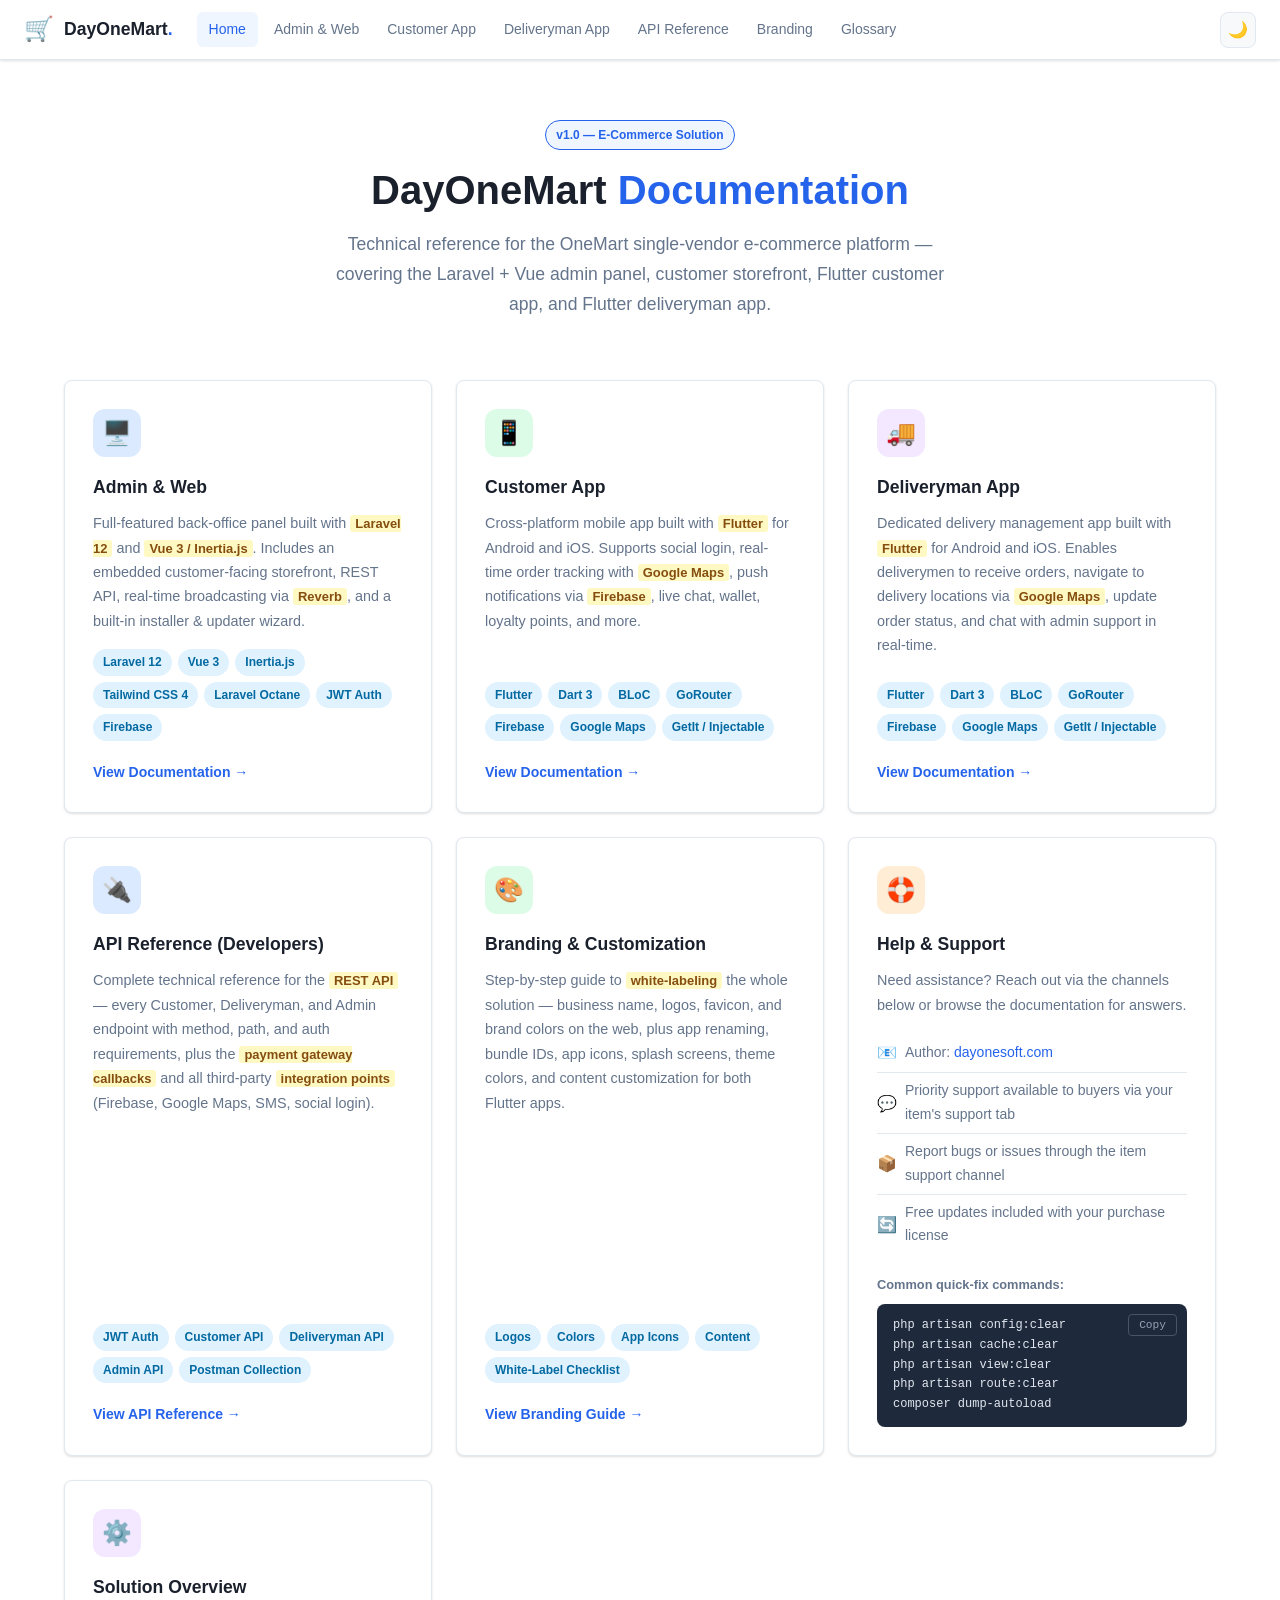
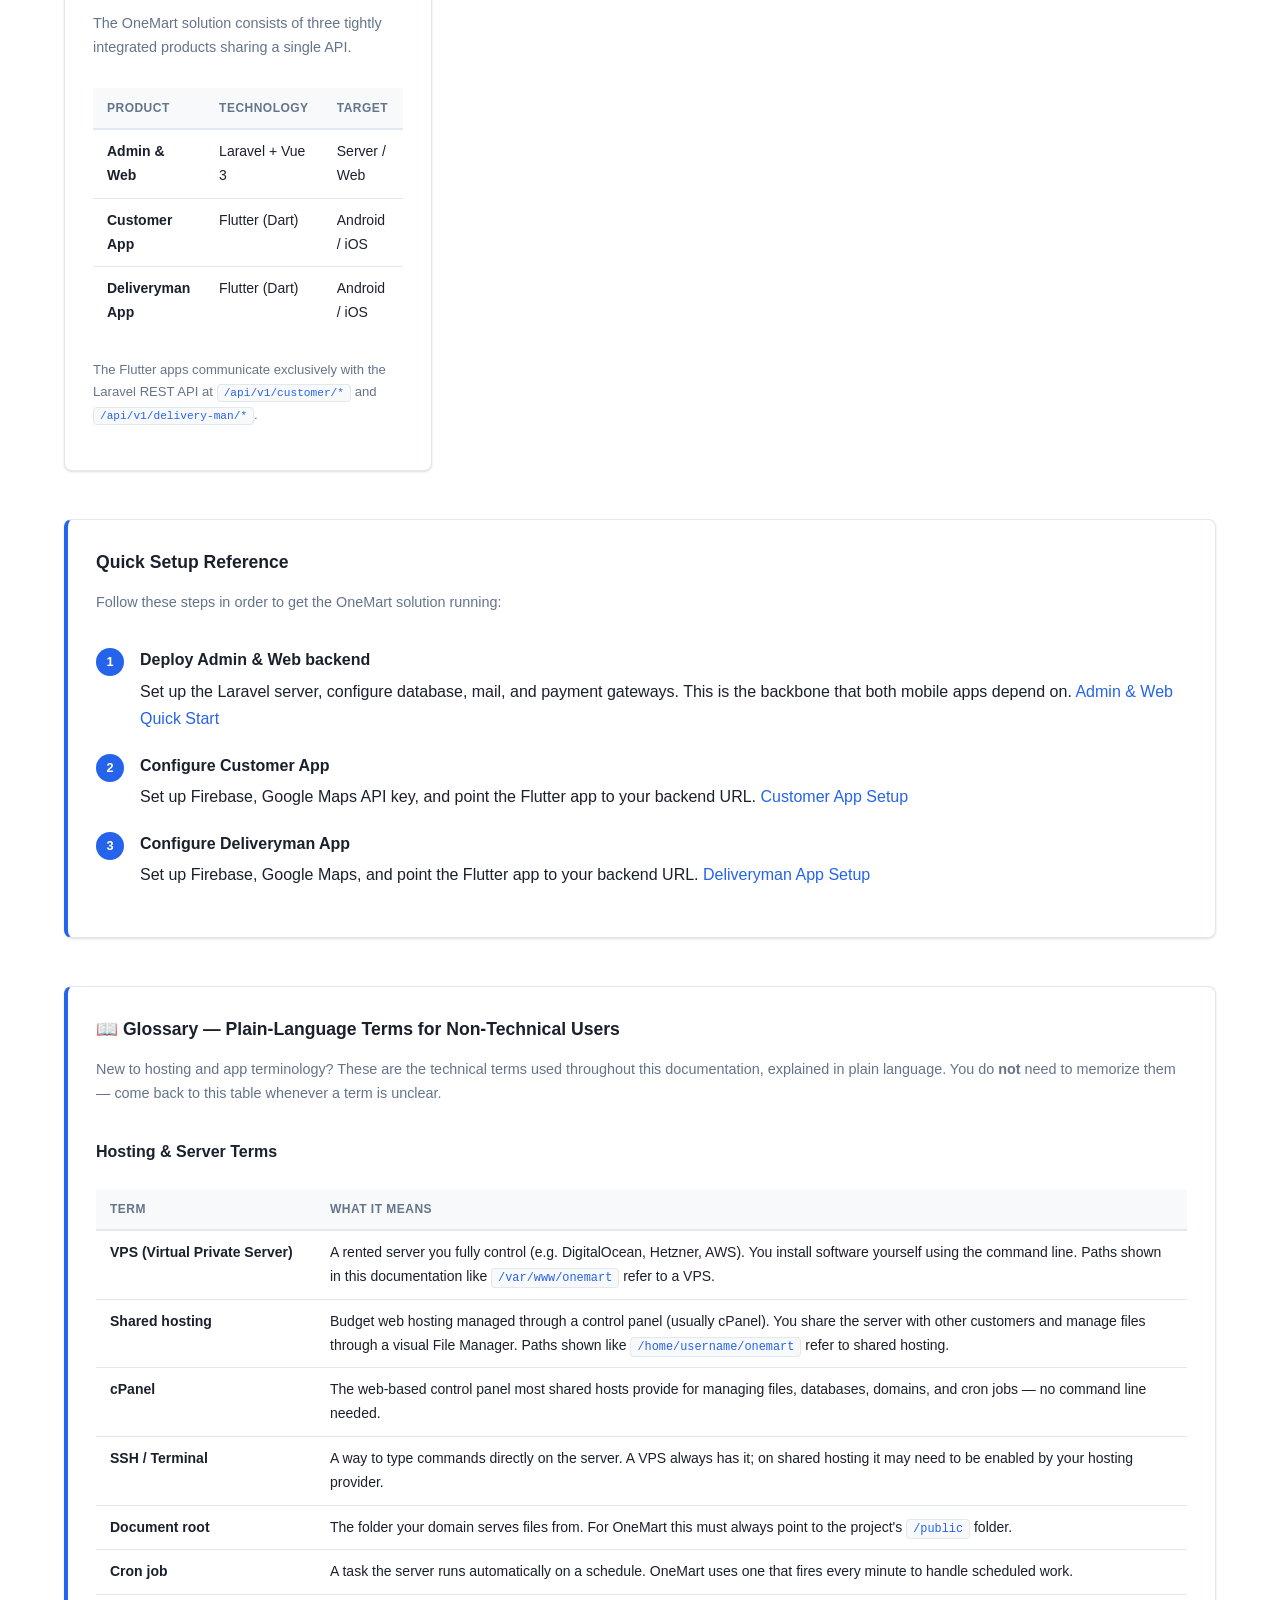
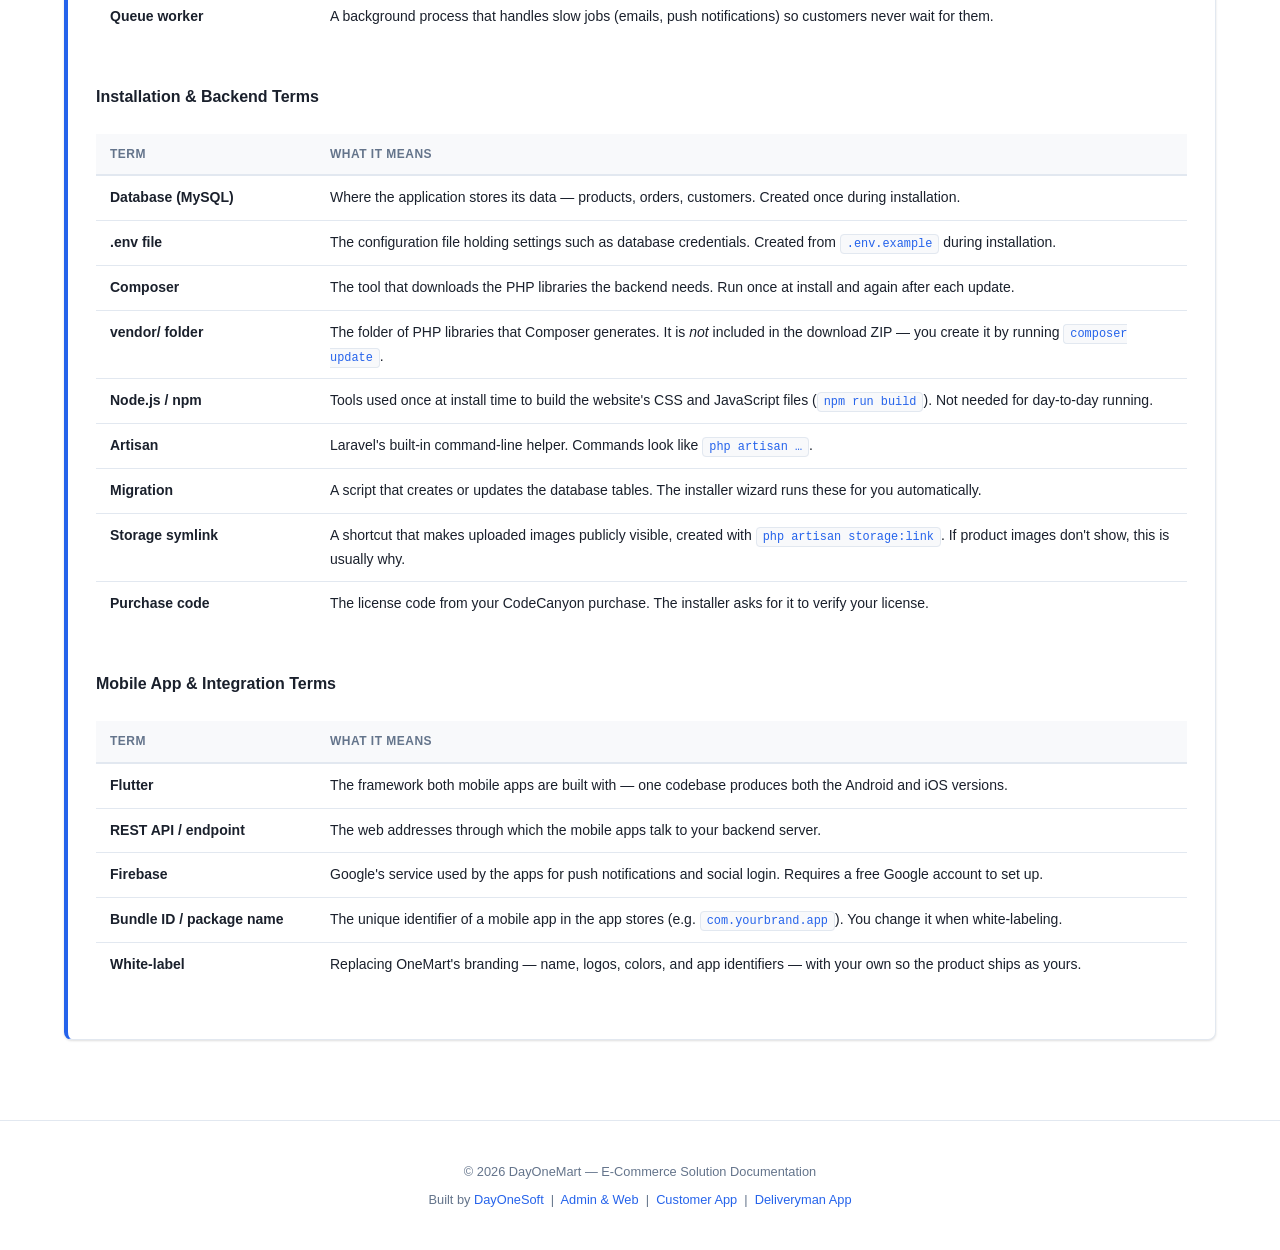
<file: index.html>
<!DOCTYPE html>
<html lang="en">
<head>
  <meta charset="UTF-8" />
  <meta name="viewport" content="width=device-width, initial-scale=1.0" />
  <title>DayOneMart — Documentation</title>
  <link rel="stylesheet" href="source/assets/css/docs.css" />
  <link rel="icon" href="data:image/svg+xml,<svg xmlns='http://www.w3.org/2000/svg' viewBox='0 0 100 100'><text y='.9em' font-size='90'>🛒</text></svg>" />
</head>
<body>

<!-- ============================================================
     NAVBAR
     ============================================================ -->
<header class="navbar">
  <a class="brand" href="index.html">
    <span style="font-size:1.5rem;">🛒</span>
    <span>DayOneMart<span class="brand-dot">.</span></span>
  </a>

  <nav>
    <a href="index.html" class="active">Home</a>
    <a href="source/pages/admin-and-web.html">Admin &amp; Web</a>
    <a href="source/pages/customer-app.html">Customer App</a>
    <a href="source/pages/deliveryman-app.html">Deliveryman App</a>
    <a href="source/pages/api-reference.html">API Reference</a>
    <a href="source/pages/branding-guide.html">Branding</a>
    <a href="#glossary">Glossary</a>
  </nav>

  <div class="nav-actions">
    <button class="btn-icon menu-toggle" title="Toggle menu" aria-label="Toggle menu">☰</button>
    <button class="btn-icon theme-toggle" title="Toggle theme" aria-label="Toggle theme">🌙</button>
  </div>
</header>

<!-- ============================================================
     HOME CONTENT
     ============================================================ -->
<main class="page-home">

  <!-- Hero -->
  <div class="hero">
    <div class="badge-version">v1.0 — E-Commerce Solution</div>
    <h1>DayOneMart <span>Documentation</span></h1>
    <p>Technical reference for the OneMart single-vendor e-commerce platform — covering the Laravel + Vue admin panel, customer storefront, Flutter customer app, and Flutter deliveryman app.</p>
  </div>

  <!-- Cards Grid -->
  <div class="cards-grid">

    <!-- Admin & Web Card -->
    <div class="card">
      <div class="card-icon blue">🖥️</div>
      <h3>Admin &amp; Web</h3>
      <p>
        Full-featured back-office panel built with <span class="mark">Laravel 12</span> and
        <span class="mark">Vue 3 / Inertia.js</span>. Includes an embedded customer-facing
        storefront, REST API, real-time broadcasting via <span class="mark">Reverb</span>,
        and a built-in installer &amp; updater wizard.
      </p>
      <div class="actions">
        <span class="pill">Laravel 12</span>
        <span class="pill">Vue 3</span>
        <span class="pill">Inertia.js</span>
        <span class="pill">Tailwind CSS 4</span>
        <span class="pill">Laravel Octane</span>
        <span class="pill">JWT Auth</span>
        <span class="pill">Firebase</span>
      </div>
      <a href="source/pages/admin-and-web.html" class="btn-link">View Documentation →</a>
    </div>

    <!-- Customer App Card -->
    <div class="card">
      <div class="card-icon green">📱</div>
      <h3>Customer App</h3>
      <p>
        Cross-platform mobile app built with <span class="mark">Flutter</span> for Android and iOS.
        Supports social login, real-time order tracking with <span class="mark">Google Maps</span>,
        push notifications via <span class="mark">Firebase</span>, live chat, wallet, loyalty
        points, and more.
      </p>
      <div class="actions">
        <span class="pill">Flutter</span>
        <span class="pill">Dart 3</span>
        <span class="pill">BLoC</span>
        <span class="pill">GoRouter</span>
        <span class="pill">Firebase</span>
        <span class="pill">Google Maps</span>
        <span class="pill">GetIt / Injectable</span>
      </div>
      <a href="source/pages/customer-app.html" class="btn-link">View Documentation →</a>
    </div>

    <!-- Deliveryman App Card -->
    <div class="card">
      <div class="card-icon purple">🚚</div>
      <h3>Deliveryman App</h3>
      <p>
        Dedicated delivery management app built with <span class="mark">Flutter</span> for Android
        and iOS. Enables deliverymen to receive orders, navigate to delivery locations via
        <span class="mark">Google Maps</span>, update order status, and chat with admin support in
        real-time.
      </p>
      <div class="actions">
        <span class="pill">Flutter</span>
        <span class="pill">Dart 3</span>
        <span class="pill">BLoC</span>
        <span class="pill">GoRouter</span>
        <span class="pill">Firebase</span>
        <span class="pill">Google Maps</span>
        <span class="pill">GetIt / Injectable</span>
      </div>
      <a href="source/pages/deliveryman-app.html" class="btn-link">View Documentation →</a>
    </div>

    <!-- API Reference Card -->
    <div class="card">
      <div class="card-icon blue">🔌</div>
      <h3>API Reference (Developers)</h3>
      <p>
        Complete technical reference for the <span class="mark">REST API</span> — every Customer,
        Deliveryman, and Admin endpoint with method, path, and auth requirements, plus the
        <span class="mark">payment gateway callbacks</span> and all third-party
        <span class="mark">integration points</span> (Firebase, Google Maps, SMS, social login).
      </p>
      <div class="actions">
        <span class="pill">JWT Auth</span>
        <span class="pill">Customer API</span>
        <span class="pill">Deliveryman API</span>
        <span class="pill">Admin API</span>
        <span class="pill">Postman Collection</span>
      </div>
      <a href="source/pages/api-reference.html" class="btn-link">View API Reference →</a>
    </div>

    <!-- Branding Guide Card -->
    <div class="card">
      <div class="card-icon green">🎨</div>
      <h3>Branding &amp; Customization</h3>
      <p>
        Step-by-step guide to <span class="mark">white-labeling</span> the whole solution — business
        name, logos, favicon, and brand colors on the web, plus app renaming, bundle IDs, app icons,
        splash screens, theme colors, and content customization for both Flutter apps.
      </p>
      <div class="actions">
        <span class="pill">Logos</span>
        <span class="pill">Colors</span>
        <span class="pill">App Icons</span>
        <span class="pill">Content</span>
        <span class="pill">White-Label Checklist</span>
      </div>
      <a href="source/pages/branding-guide.html" class="btn-link">View Branding Guide →</a>
    </div>

    <!-- Help & Support Card -->
    <div class="card">
      <div class="card-icon orange">🛟</div>
      <h3>Help &amp; Support</h3>
      <p>Need assistance? Reach out via the channels below or browse the documentation for answers.</p>

      <ul class="support-list">
        <li>
          <span class="icon">📧</span>
          <span>Author: <a href="https://dayonesoft.com" target="_blank">dayonesoft.com</a></span>
        </li>
        <li>
          <span class="icon">💬</span>
          <span>Priority support available to buyers via your item's support tab</span>
        </li>
        <li>
          <span class="icon">📦</span>
          <span>Report bugs or issues through the item support channel</span>
        </li>
        <li>
          <span class="icon">🔄</span>
          <span>Free updates included with your purchase license</span>
        </li>
      </ul>

      <div style="margin-top:20px;">
        <p style="font-size:.8rem;color:var(--text-muted);margin-bottom:8px;"><strong>Common quick-fix commands:</strong></p>
        <pre class="code" style="font-size:.75rem;padding:12px 16px;margin:0;">
php artisan config:clear
php artisan cache:clear
php artisan view:clear
php artisan route:clear
composer dump-autoload</pre>
      </div>
    </div>

    <!-- Tech Overview Card -->
    <div class="card">
      <div class="card-icon purple">⚙️</div>
      <h3>Solution Overview</h3>
      <p>The OneMart solution consists of three tightly integrated products sharing a single API.</p>

      <table class="doc-table" style="margin-top:12px;">
        <thead>
          <tr>
            <th>Product</th>
            <th>Technology</th>
            <th>Target</th>
          </tr>
        </thead>
        <tbody>
          <tr>
            <td><strong>Admin &amp; Web</strong></td>
            <td>Laravel + Vue 3</td>
            <td>Server / Web</td>
          </tr>
          <tr>
            <td><strong>Customer App</strong></td>
            <td>Flutter (Dart)</td>
            <td>Android / iOS</td>
          </tr>
          <tr>
            <td><strong>Deliveryman App</strong></td>
            <td>Flutter (Dart)</td>
            <td>Android / iOS</td>
          </tr>
        </tbody>
      </table>

      <p style="font-size:.82rem;color:var(--text-muted);">
        The Flutter apps communicate exclusively with the Laravel REST API at
        <code>/api/v1/customer/*</code> and <code>/api/v1/delivery-man/*</code>.
      </p>
    </div>

  </div><!-- /cards-grid -->

  <!-- Quick Start Reference -->
  <div style="max-width:1200px;margin:48px auto 0;padding:0 24px;">
    <div class="card" style="border-left:4px solid var(--accent);">
      <h3 style="margin-bottom:12px;">Quick Setup Reference</h3>
      <p style="margin-bottom:16px;">Follow these steps in order to get the OneMart solution running:</p>
      <ol class="steps" style="margin-bottom:0;">
        <li>
          <div class="step-body">
            <strong>Deploy Admin &amp; Web backend</strong>
            Set up the Laravel server, configure database, mail, and payment gateways.
            This is the backbone that both mobile apps depend on.
            <a href="source/pages/admin-and-web.html#quick-start">Admin &amp; Web Quick Start</a>
          </div>
        </li>
        <li>
          <div class="step-body">
            <strong>Configure Customer App</strong>
            Set up Firebase, Google Maps API key, and point the Flutter app to your backend URL.
            <a href="source/pages/customer-app.html#quick-start">Customer App Setup</a>
          </div>
        </li>
        <li>
          <div class="step-body">
            <strong>Configure Deliveryman App</strong>
            Set up Firebase, Google Maps, and point the Flutter app to your backend URL.
            <a href="source/pages/deliveryman-app.html#quick-start">Deliveryman App Setup</a>
          </div>
        </li>
      </ol>
    </div>
  </div>

  <!-- Glossary for Non-Technical Users -->
  <div style="max-width:1200px;margin:48px auto 0;padding:0 24px;">
    <div class="card" id="glossary" style="border-left:4px solid var(--accent);">
      <h3 style="margin-bottom:12px;">📖 Glossary — Plain-Language Terms for Non-Technical Users</h3>
      <p style="margin-bottom:16px;">
        New to hosting and app terminology? These are the technical terms used throughout this
        documentation, explained in plain language. You do <strong>not</strong> need to memorize
        them — come back to this table whenever a term is unclear.
      </p>

      <h4 style="margin:16px 0 8px;">Hosting &amp; Server Terms</h4>
      <table class="doc-table">
        <thead><tr><th style="width:220px;">Term</th><th>What it means</th></tr></thead>
        <tbody>
          <tr><td><strong>VPS (Virtual Private Server)</strong></td><td>A rented server you fully control (e.g. DigitalOcean, Hetzner, AWS). You install software yourself using the command line. Paths shown in this documentation like <code>/var/www/onemart</code> refer to a VPS.</td></tr>
          <tr><td><strong>Shared hosting</strong></td><td>Budget web hosting managed through a control panel (usually cPanel). You share the server with other customers and manage files through a visual File Manager. Paths shown like <code>/home/username/onemart</code> refer to shared hosting.</td></tr>
          <tr><td><strong>cPanel</strong></td><td>The web-based control panel most shared hosts provide for managing files, databases, domains, and cron jobs — no command line needed.</td></tr>
          <tr><td><strong>SSH / Terminal</strong></td><td>A way to type commands directly on the server. A VPS always has it; on shared hosting it may need to be enabled by your hosting provider.</td></tr>
          <tr><td><strong>Document root</strong></td><td>The folder your domain serves files from. For OneMart this must always point to the project's <code>/public</code> folder.</td></tr>
          <tr><td><strong>Cron job</strong></td><td>A task the server runs automatically on a schedule. OneMart uses one that fires every minute to handle scheduled work.</td></tr>
          <tr><td><strong>Queue worker</strong></td><td>A background process that handles slow jobs (emails, push notifications) so customers never wait for them.</td></tr>
        </tbody>
      </table>

      <h4 style="margin:20px 0 8px;">Installation &amp; Backend Terms</h4>
      <table class="doc-table">
        <thead><tr><th style="width:220px;">Term</th><th>What it means</th></tr></thead>
        <tbody>
          <tr><td><strong>Database (MySQL)</strong></td><td>Where the application stores its data — products, orders, customers. Created once during installation.</td></tr>
          <tr><td><strong>.env file</strong></td><td>The configuration file holding settings such as database credentials. Created from <code>.env.example</code> during installation.</td></tr>
          <tr><td><strong>Composer</strong></td><td>The tool that downloads the PHP libraries the backend needs. Run once at install and again after each update.</td></tr>
          <tr><td><strong>vendor/ folder</strong></td><td>The folder of PHP libraries that Composer generates. It is <em>not</em> included in the download ZIP — you create it by running <code>composer update</code>.</td></tr>
          <tr><td><strong>Node.js / npm</strong></td><td>Tools used once at install time to build the website's CSS and JavaScript files (<code>npm run build</code>). Not needed for day-to-day running.</td></tr>
          <tr><td><strong>Artisan</strong></td><td>Laravel's built-in command-line helper. Commands look like <code>php artisan …</code>.</td></tr>
          <tr><td><strong>Migration</strong></td><td>A script that creates or updates the database tables. The installer wizard runs these for you automatically.</td></tr>
          <tr><td><strong>Storage symlink</strong></td><td>A shortcut that makes uploaded images publicly visible, created with <code>php artisan storage:link</code>. If product images don't show, this is usually why.</td></tr>
          <tr><td><strong>Purchase code</strong></td><td>The license code from your CodeCanyon purchase. The installer asks for it to verify your license.</td></tr>
        </tbody>
      </table>

      <h4 style="margin:20px 0 8px;">Mobile App &amp; Integration Terms</h4>
      <table class="doc-table">
        <thead><tr><th style="width:220px;">Term</th><th>What it means</th></tr></thead>
        <tbody>
          <tr><td><strong>Flutter</strong></td><td>The framework both mobile apps are built with — one codebase produces both the Android and iOS versions.</td></tr>
          <tr><td><strong>REST API / endpoint</strong></td><td>The web addresses through which the mobile apps talk to your backend server.</td></tr>
          <tr><td><strong>Firebase</strong></td><td>Google's service used by the apps for push notifications and social login. Requires a free Google account to set up.</td></tr>
          <tr><td><strong>Bundle ID / package name</strong></td><td>The unique identifier of a mobile app in the app stores (e.g. <code>com.yourbrand.app</code>). You change it when white-labeling.</td></tr>
          <tr><td><strong>White-label</strong></td><td>Replacing OneMart's branding — name, logos, colors, and app identifiers — with your own so the product ships as yours.</td></tr>
        </tbody>
      </table>
    </div>
  </div>

</main>

<footer>
  <p>&copy; 2026 DayOneMart — E-Commerce Solution Documentation</p>
  <p style="margin-top:6px;">
    Built by <a href="https://dayonesoft.com" target="_blank">DayOneSoft</a> &nbsp;|&nbsp;
    <a href="source/pages/admin-and-web.html">Admin &amp; Web</a> &nbsp;|&nbsp;
    <a href="source/pages/customer-app.html">Customer App</a> &nbsp;|&nbsp;
    <a href="source/pages/deliveryman-app.html">Deliveryman App</a>
  </p>
</footer>

<script src="source/assets/js/docs.js"></script>
</body>
</html>
</file>
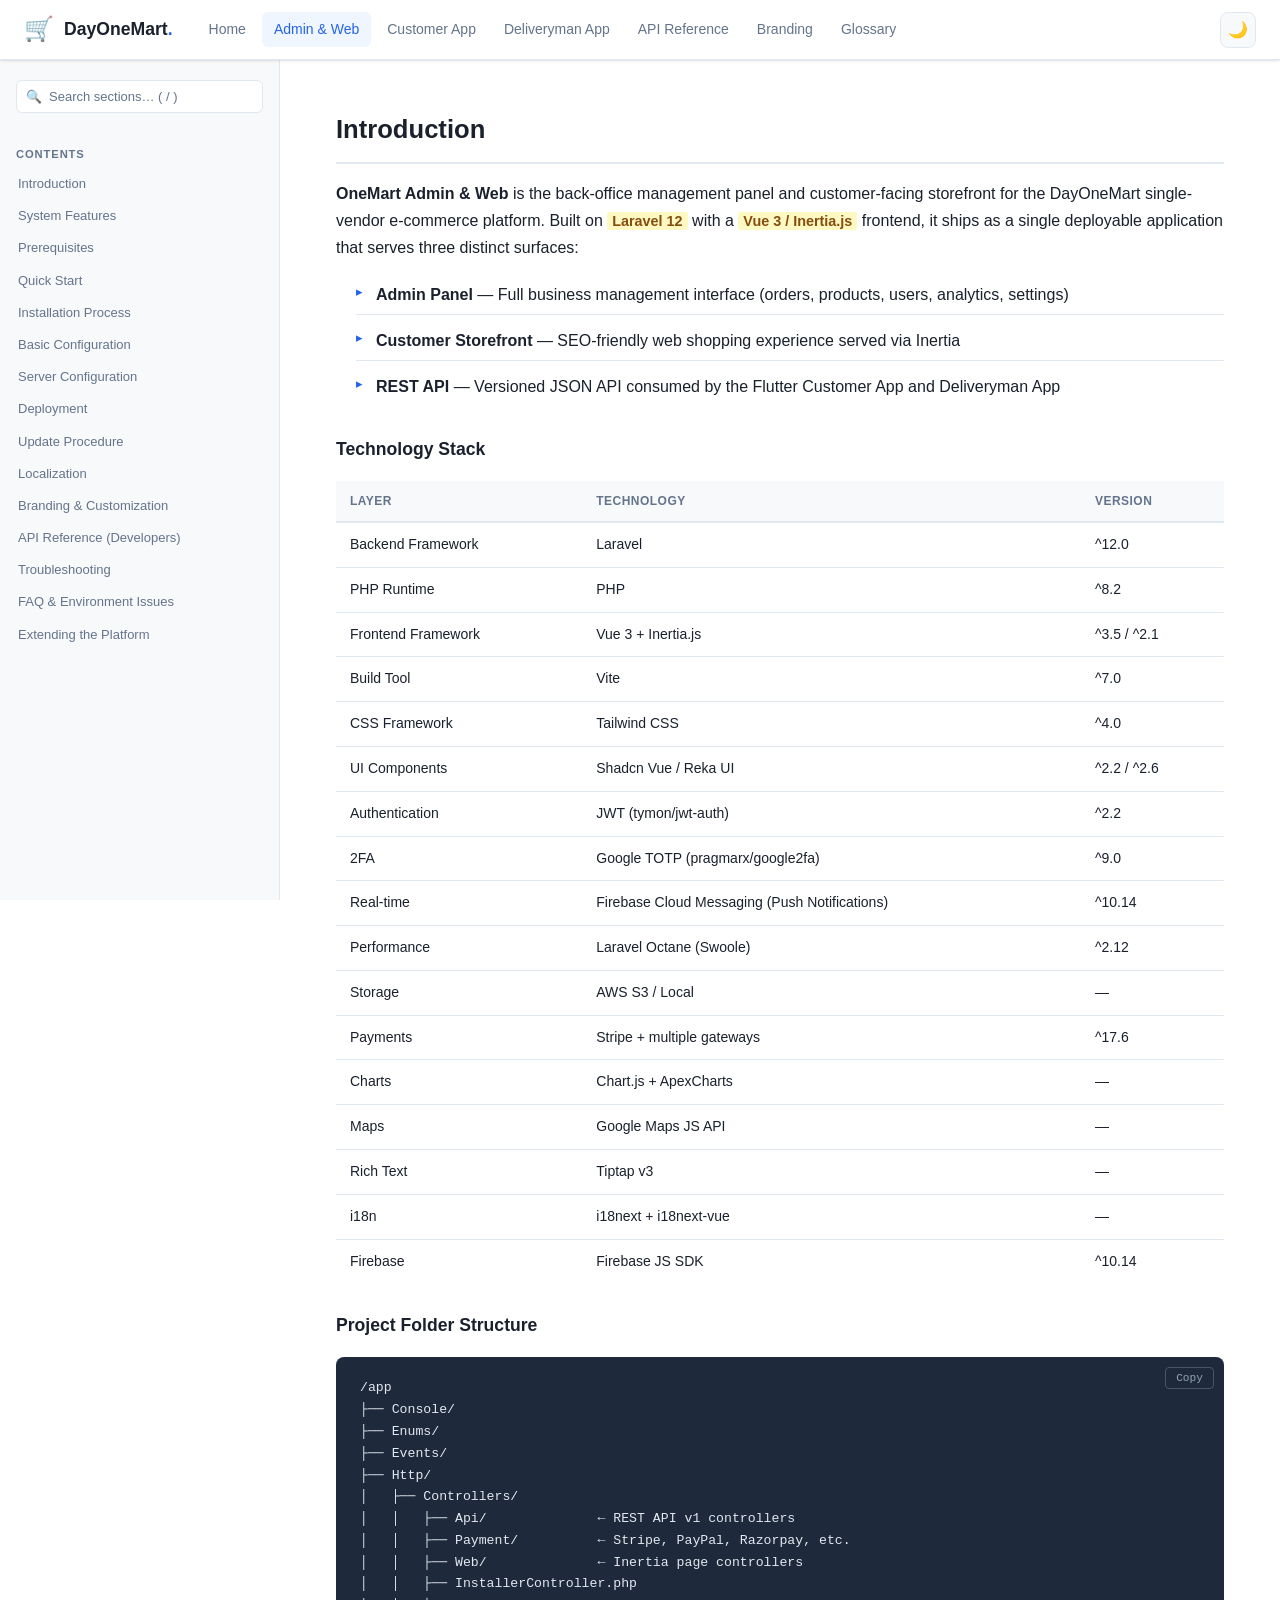
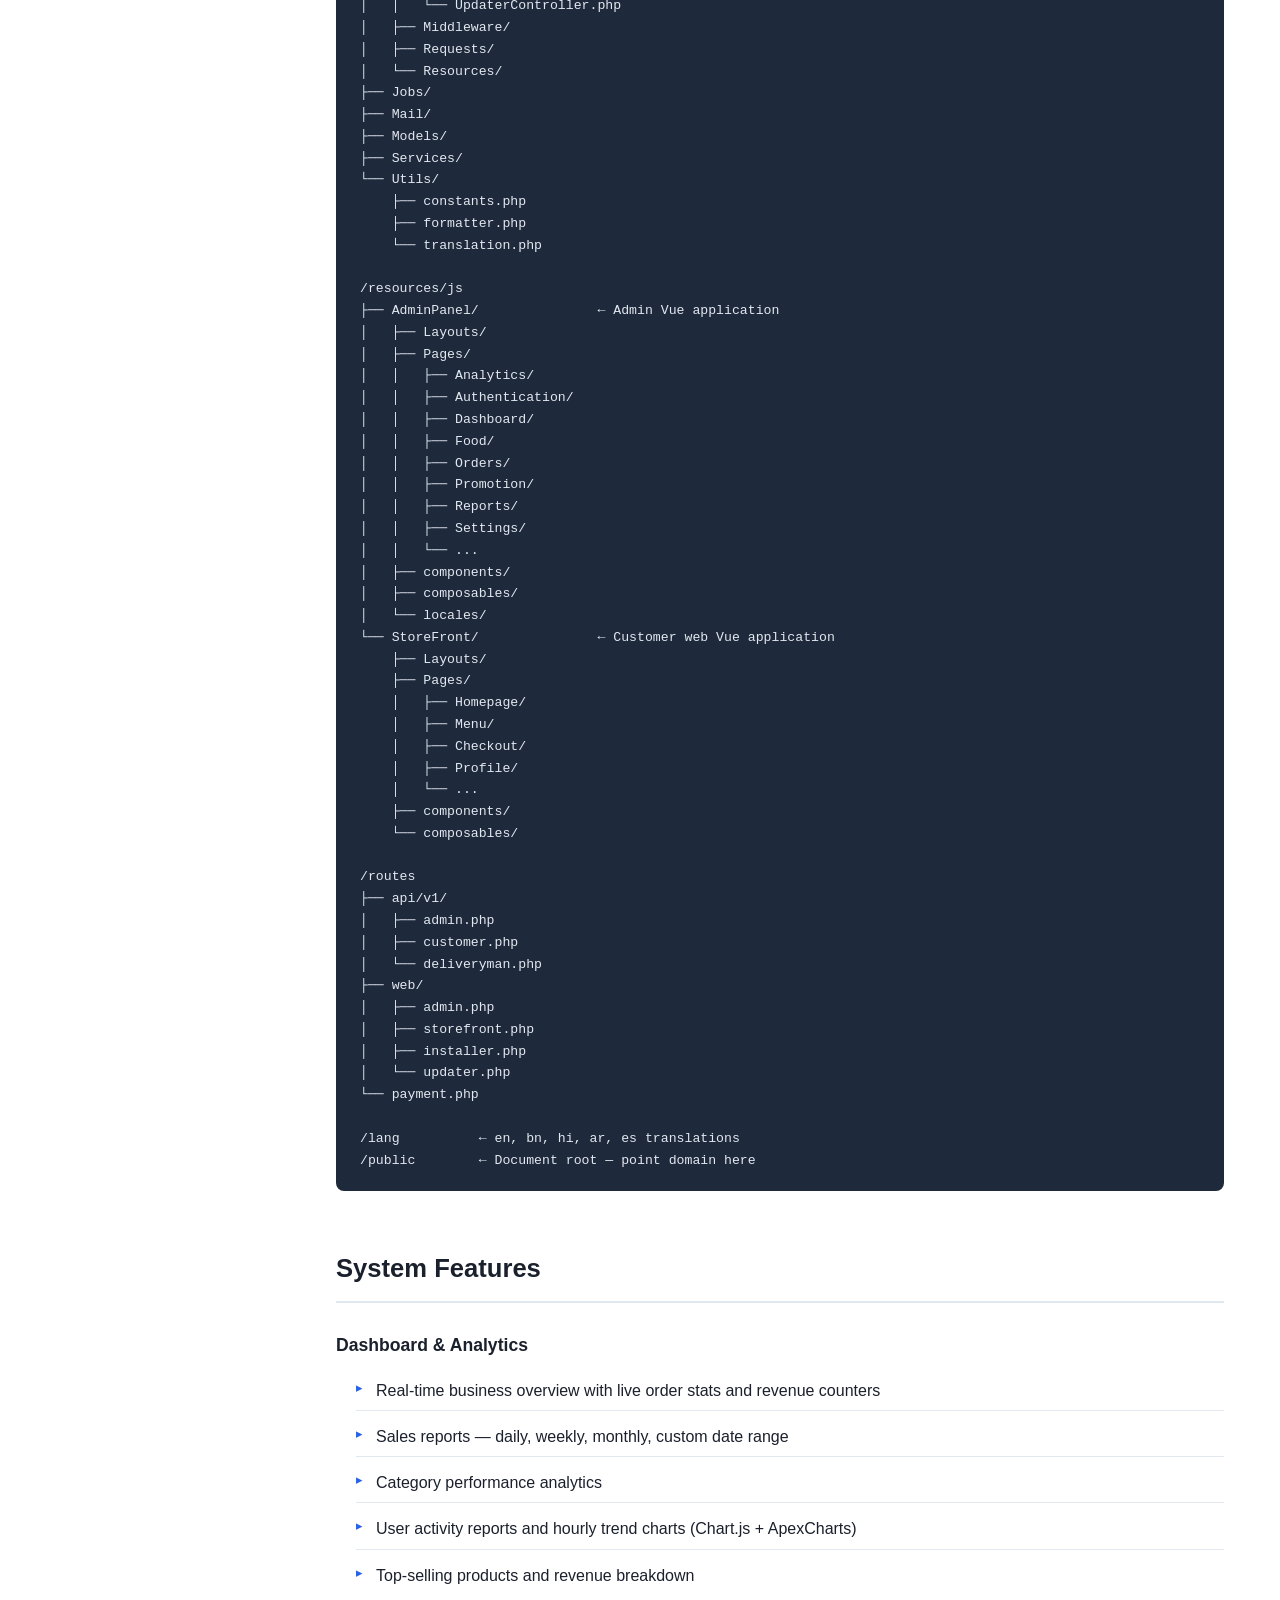
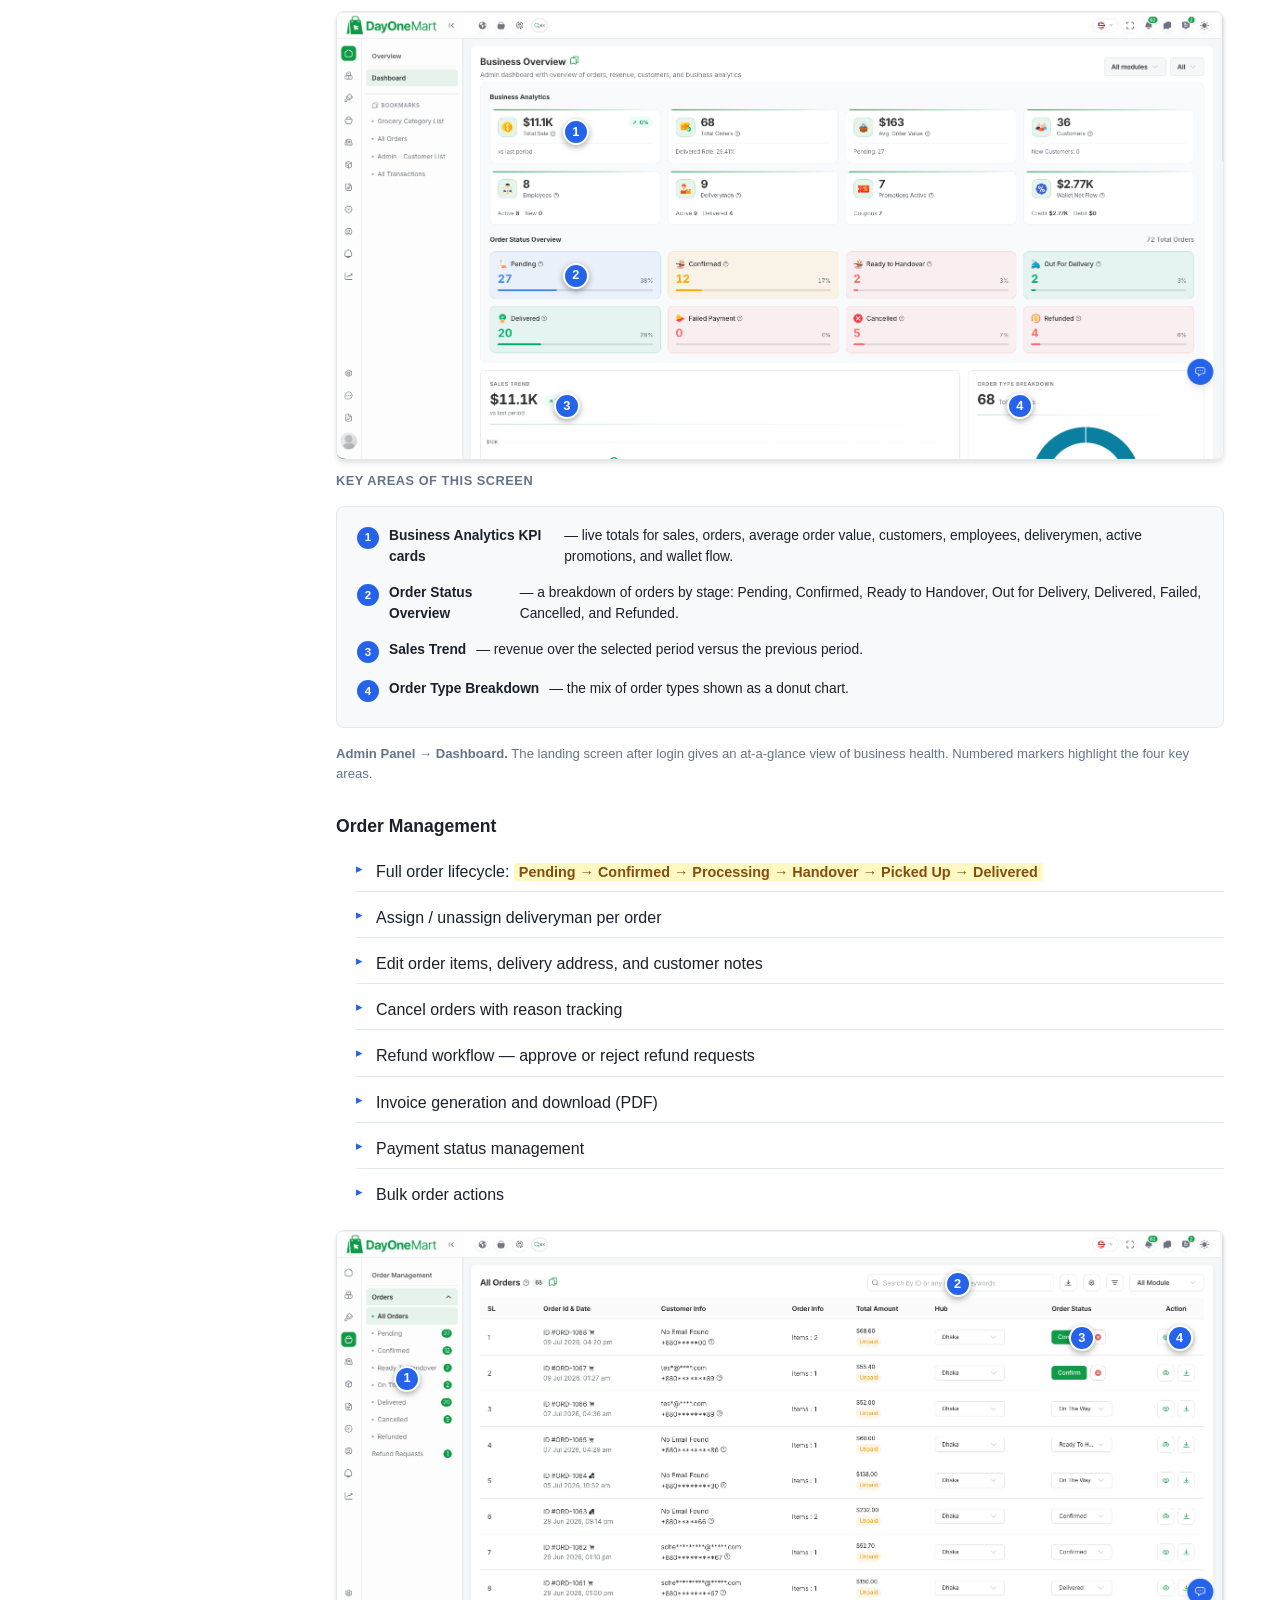
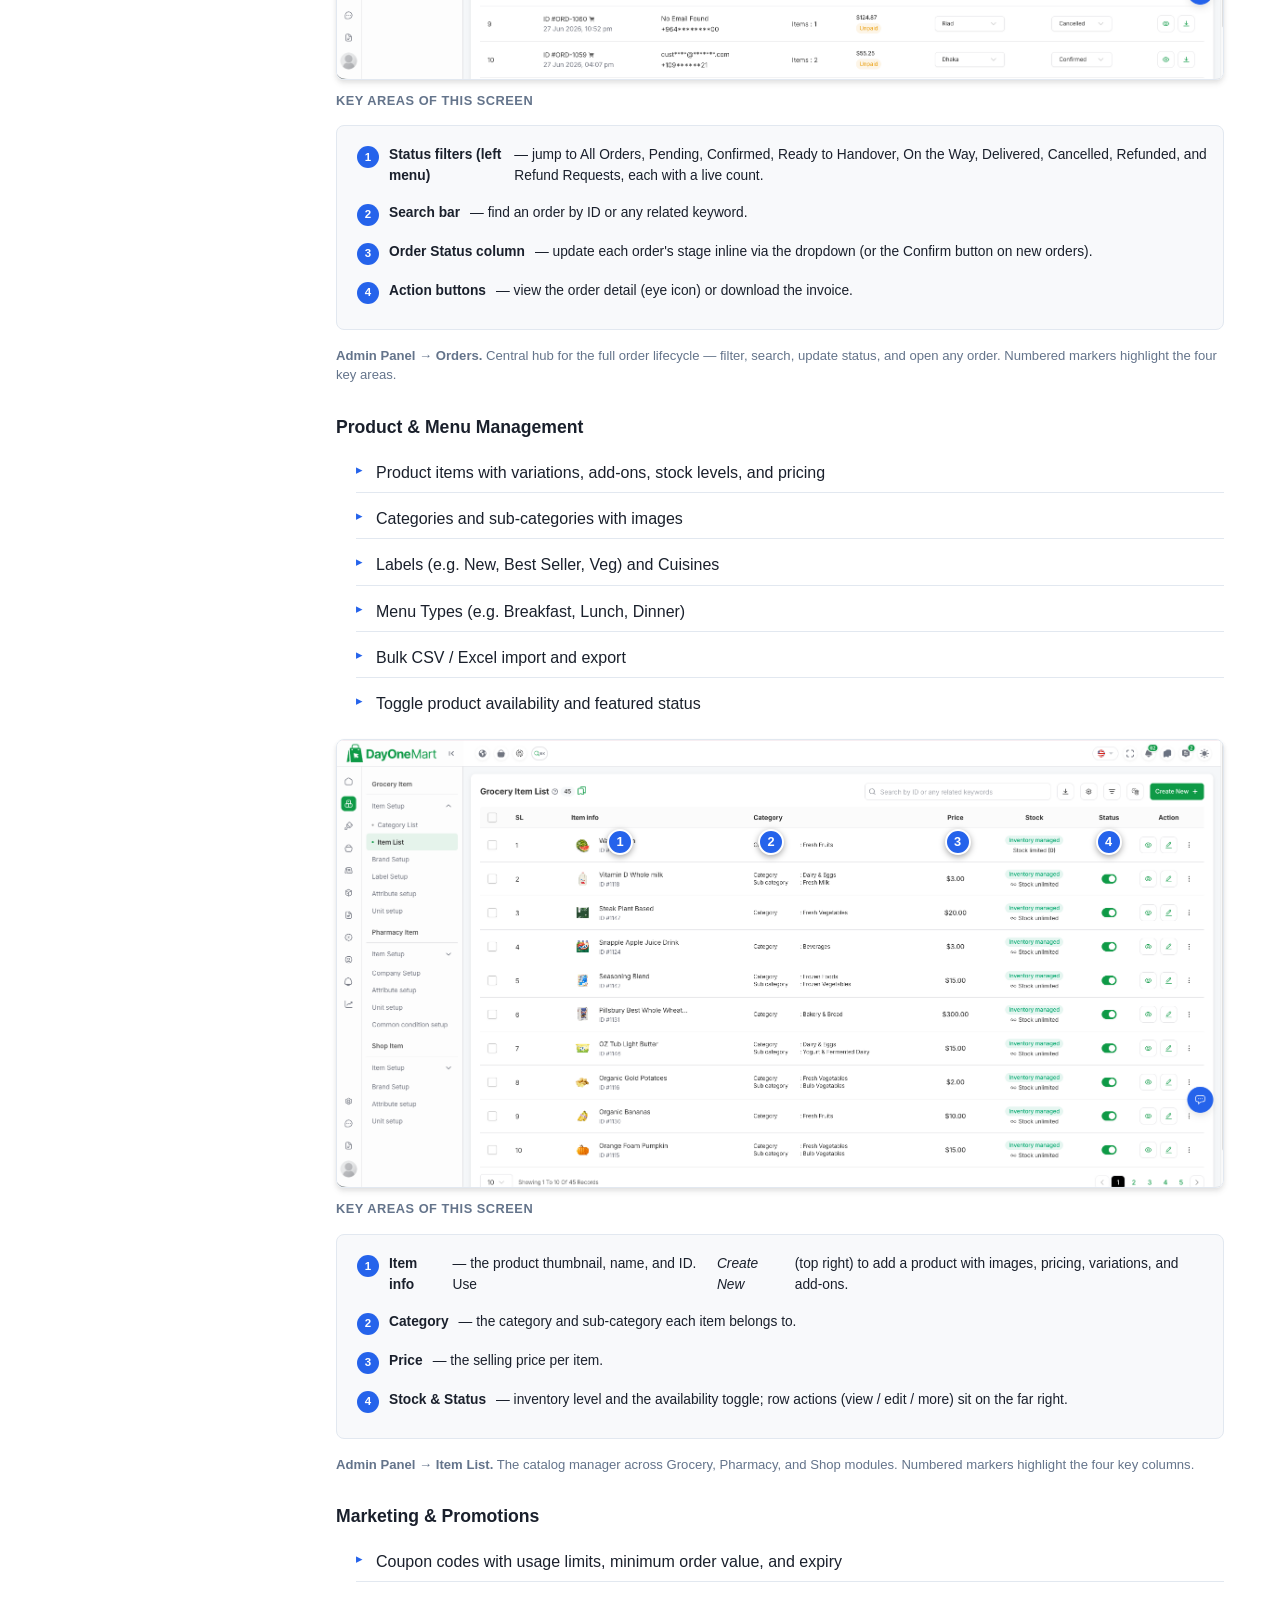
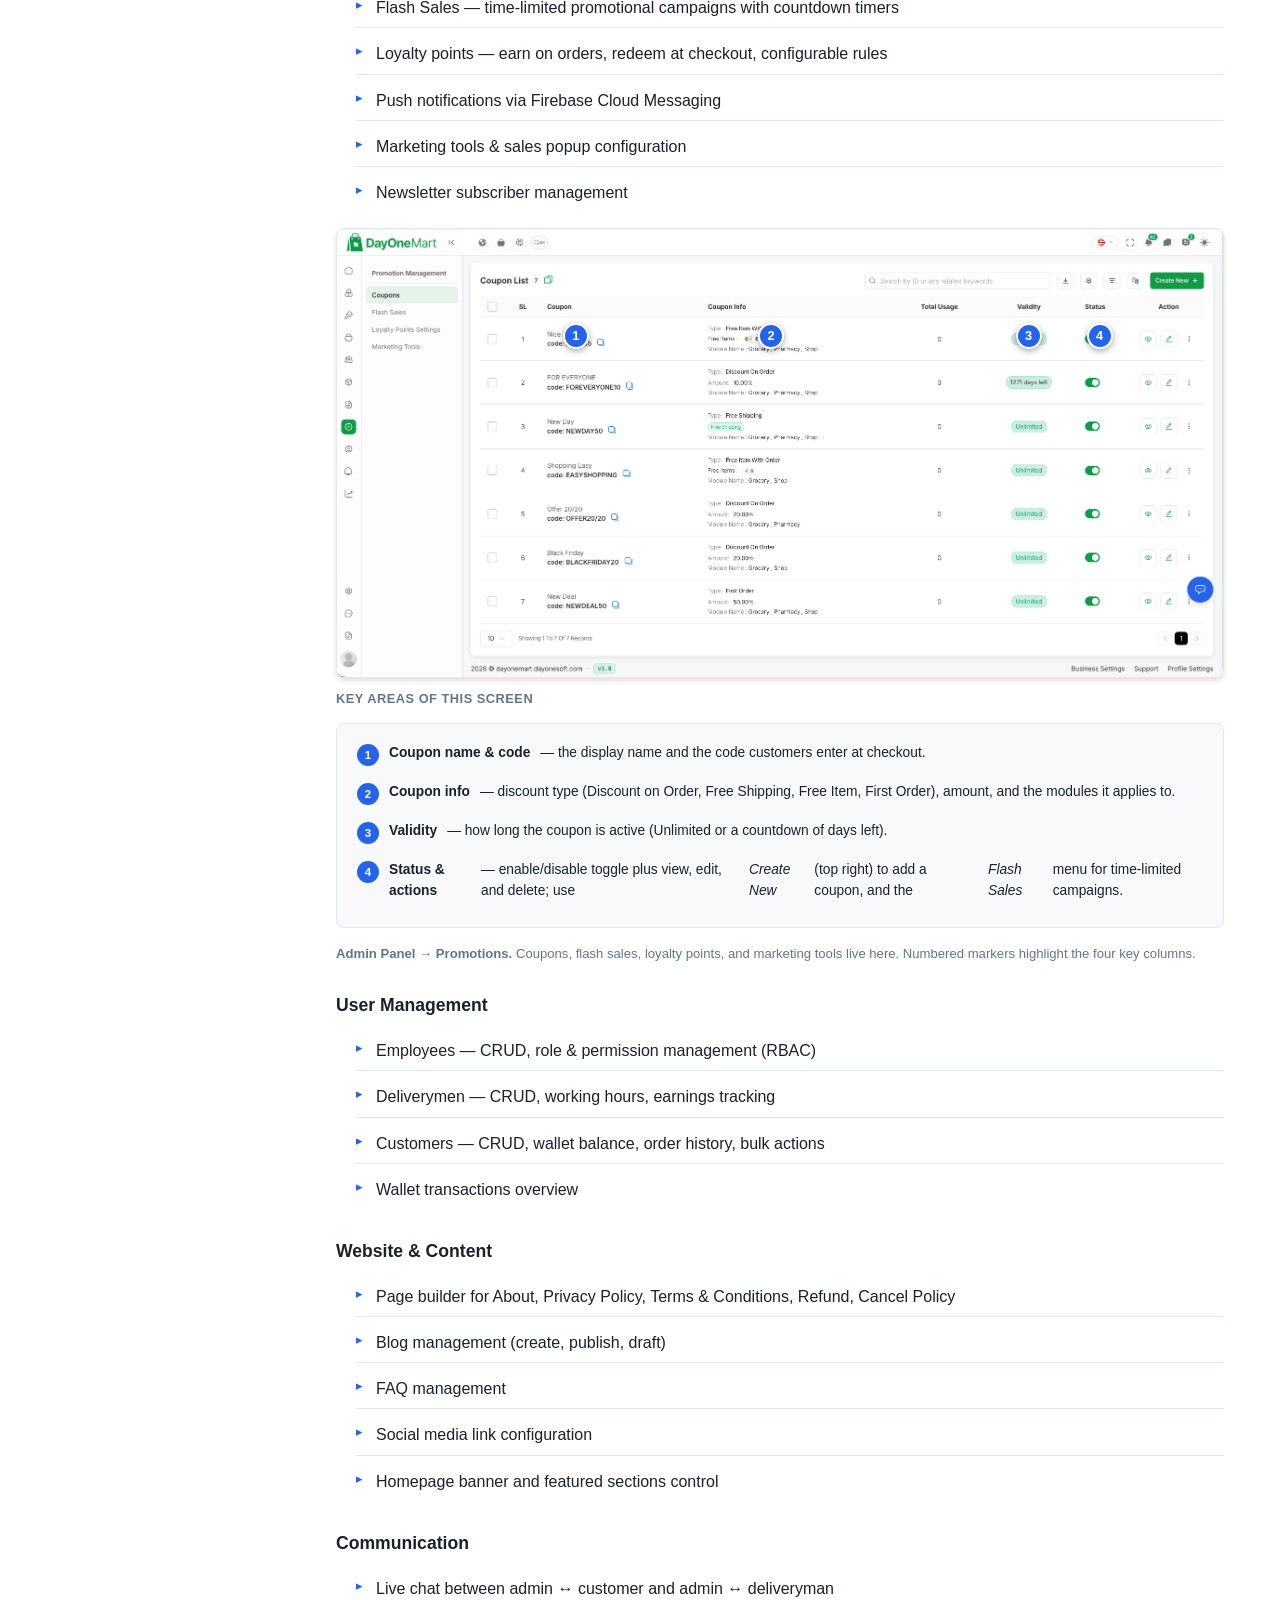
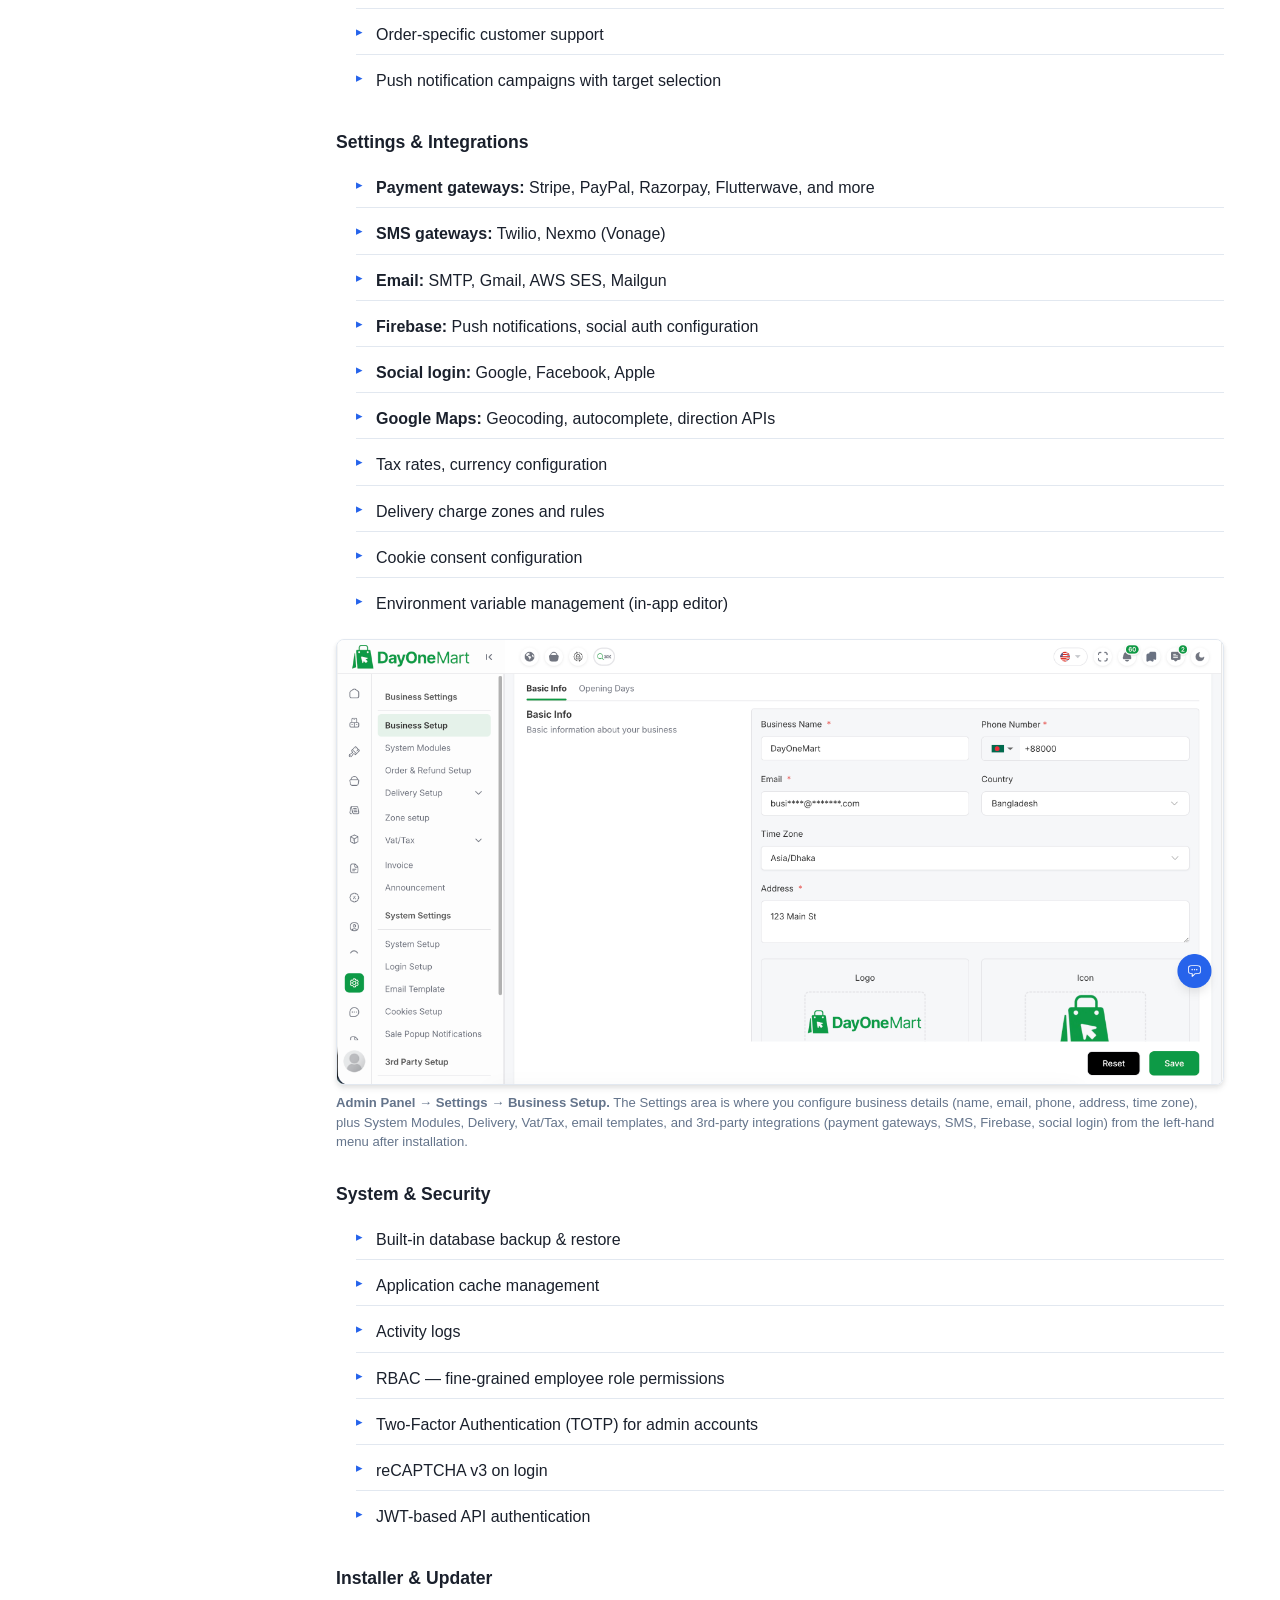
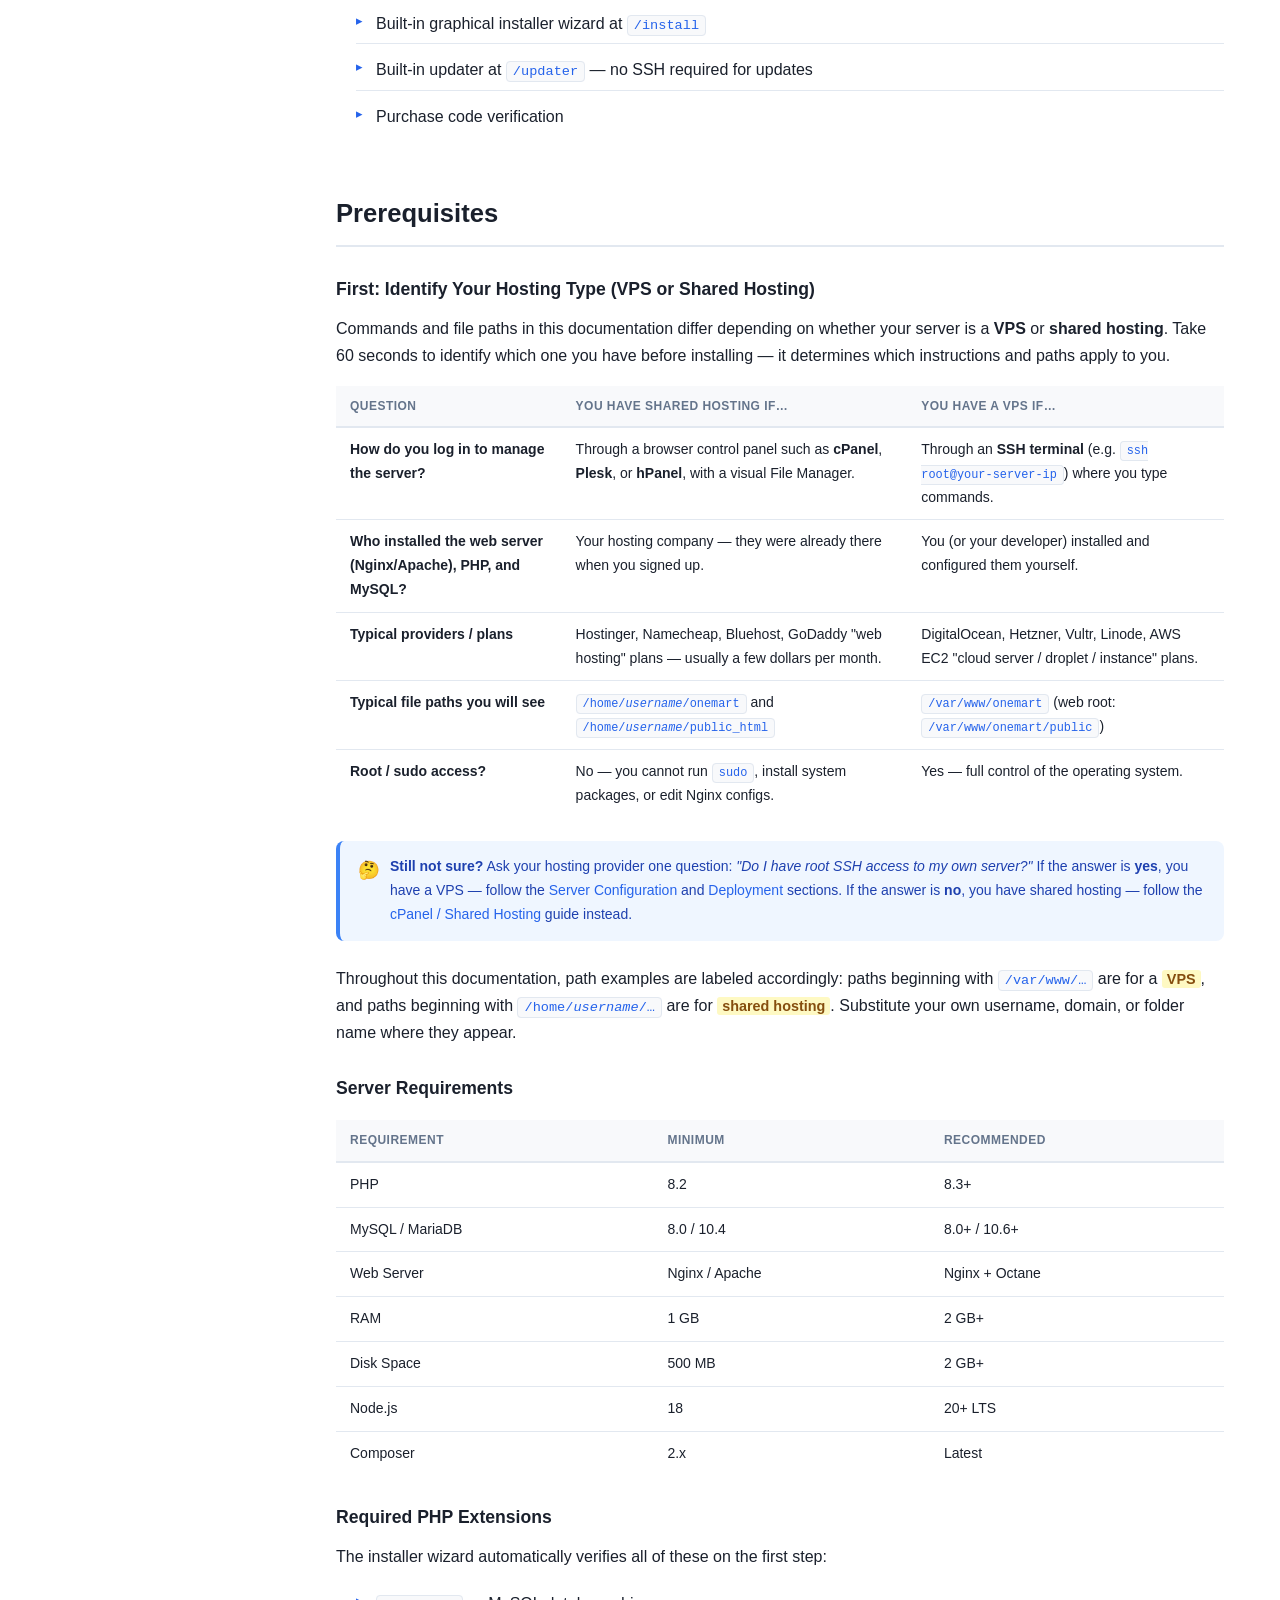
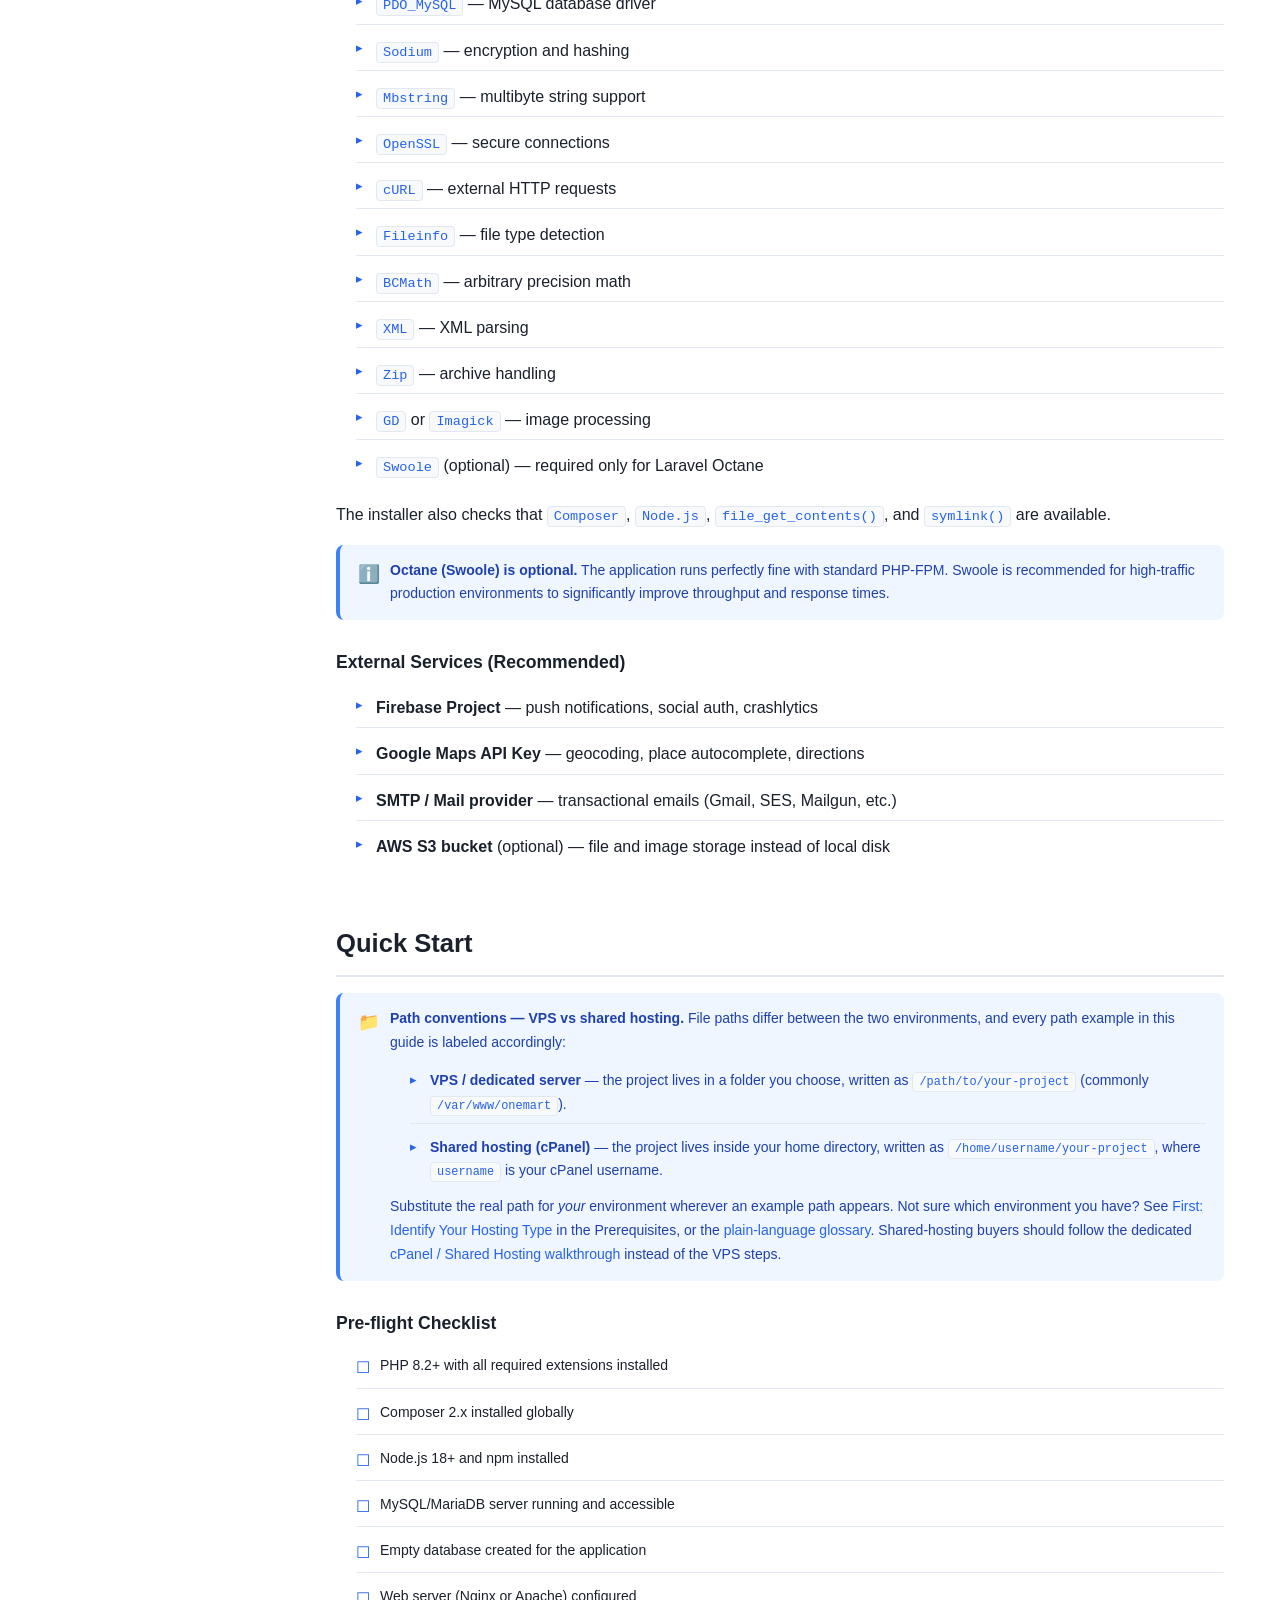
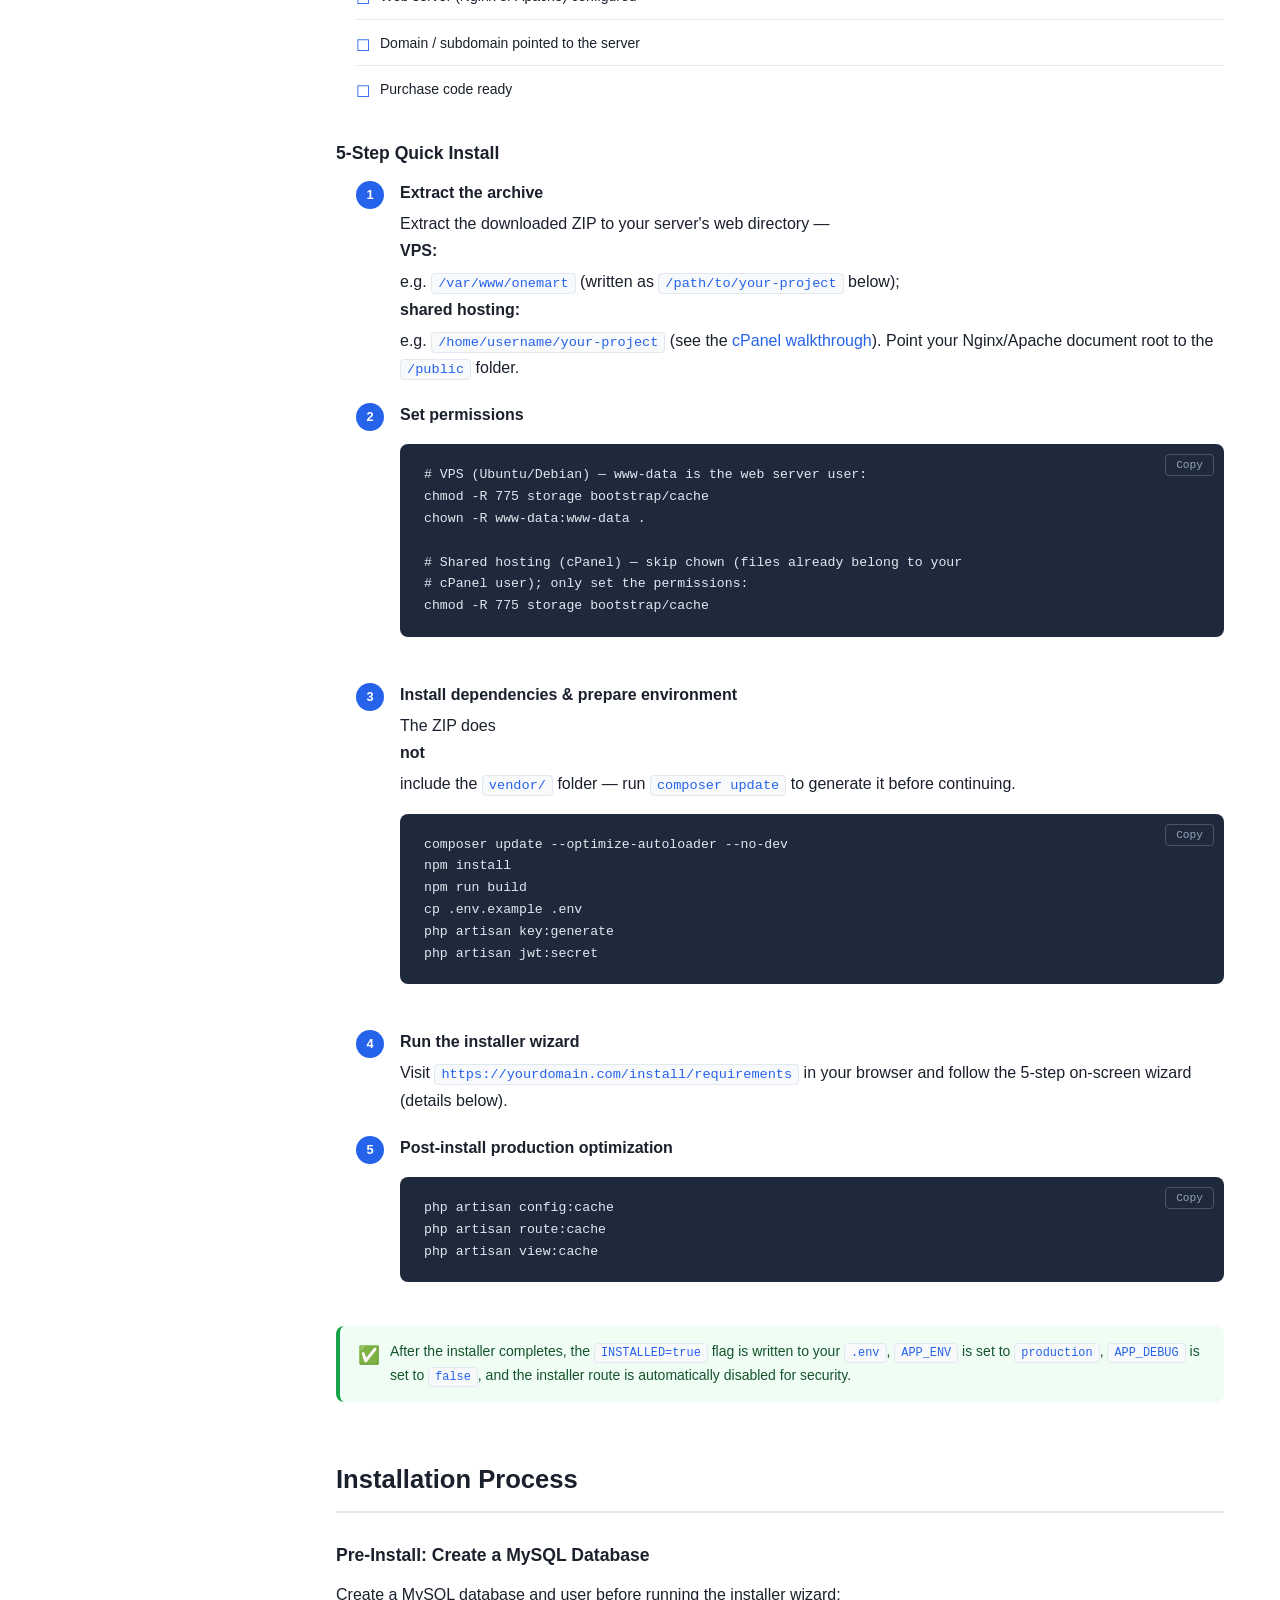
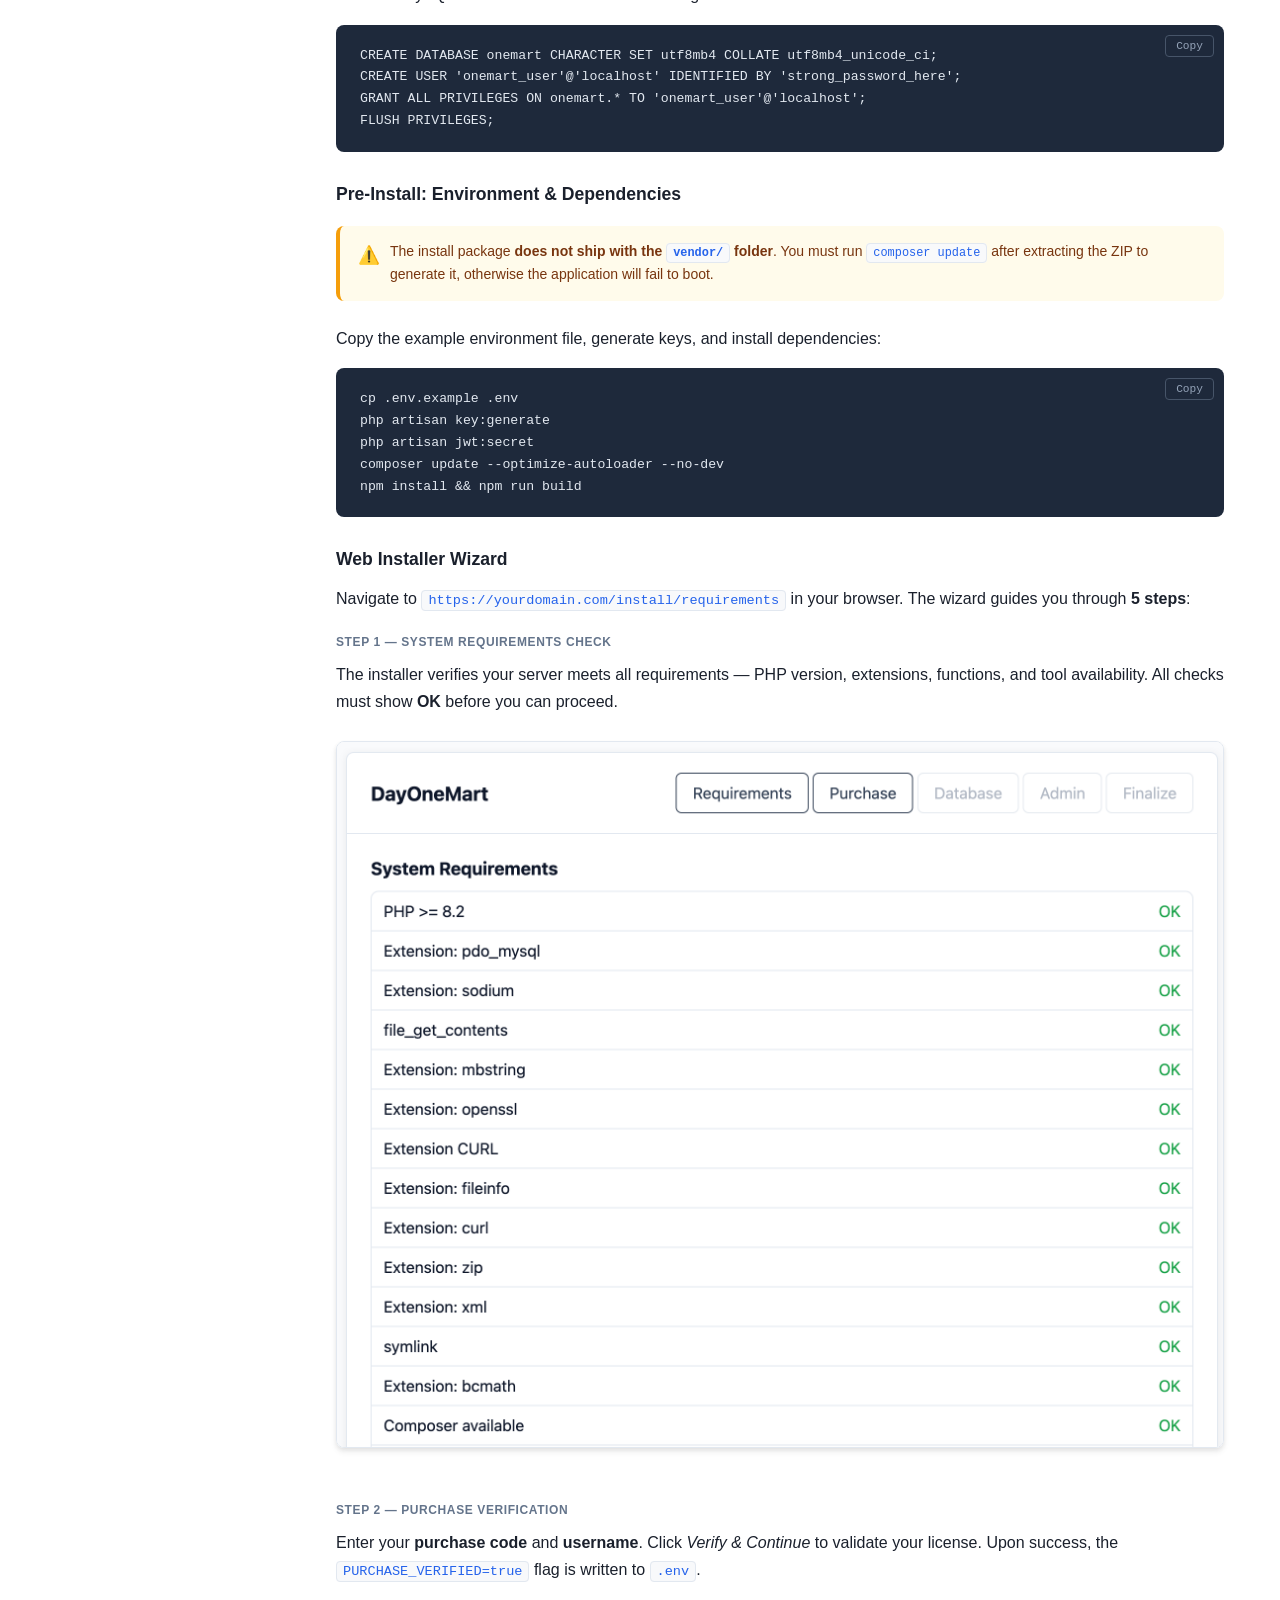
<file: source/pages/admin-and-web.html>
<!DOCTYPE html>
<html lang="en">
<head>
  <meta charset="UTF-8" />
  <meta name="viewport" content="width=device-width, initial-scale=1.0" />
  <title>Admin &amp; Web — DayOneMart Docs</title>
  <link rel="stylesheet" href="../assets/css/docs.css" />
  <link rel="icon" href="data:image/svg+xml,<svg xmlns='http://www.w3.org/2000/svg' viewBox='0 0 100 100'><text y='.9em' font-size='90'>🖥️</text></svg>" />
</head>
<body>

<!-- ============================================================
     NAVBAR
     ============================================================ -->
<header class="navbar">
  <a class="brand" href="../../index.html">
    <span style="font-size:1.5rem;">🛒</span>
    <span>DayOneMart<span class="brand-dot">.</span></span>
  </a>
  <nav>
    <a href="../../index.html">Home</a>
    <a href="admin-and-web.html" class="active">Admin &amp; Web</a>
    <a href="customer-app.html">Customer App</a>
    <a href="deliveryman-app.html">Deliveryman App</a>
    <a href="api-reference.html">API Reference</a>
    <a href="branding-guide.html">Branding</a>
    <a href="../../index.html#glossary">Glossary</a>
  </nav>
  <div class="nav-actions">
    <button class="btn-icon menu-toggle" title="Toggle menu" aria-label="Toggle sidebar">☰</button>
    <button class="btn-icon theme-toggle" title="Toggle theme" aria-label="Toggle theme">🌙</button>
  </div>
</header>

<!-- ============================================================
     PAGE LAYOUT
     ============================================================ -->
<div class="scroll-progress"><div class="scroll-progress-bar"></div></div>
<div class="page-doc">

  <!-- ---- Sidebar ---- -->
  <aside class="sidebar">
    <div class="sidebar-search">
      <span class="search-icon">🔍</span>
      <input id="search" type="search" placeholder="Search sections… ( / )" />
    </div>

    <h4>Contents</h4>
    <nav>
      <ul class="toc">
        <li><a href="#introduction">Introduction</a></li>
        <li><a href="#system-features">System Features</a></li>
        <li><a href="#prerequisites">Prerequisites</a></li>
        <li><a href="#quick-start">Quick Start</a></li>
        <li><a href="#installation-process">Installation Process</a></li>
        <li><a href="#basic-configuration">Basic Configuration</a></li>
        <li><a href="#server-configuration">Server Configuration</a></li>
        <li><a href="#deployment">Deployment</a></li>
        <li><a href="#update-procedure">Update Procedure</a></li>
        <li><a href="#localization">Localization</a></li>
        <li><a href="#branding">Branding &amp; Customization</a></li>
        <li><a href="#api-reference">API Reference (Developers)</a></li>
        <li><a href="#troubleshooting">Troubleshooting</a></li>
        <li><a href="#faq">FAQ &amp; Environment Issues</a></li>
        <li><a href="#extending">Extending the Platform</a></li>
      </ul>
    </nav>
  </aside>

  <!-- ---- Main Content ---- -->
  <section class="content">

    <!-- ========================================================
         INTRODUCTION
         ======================================================== -->
    <h2 id="introduction">Introduction</h2>

    <p>
      <strong>OneMart Admin &amp; Web</strong> is the back-office management panel and customer-facing
      storefront for the DayOneMart single-vendor e-commerce platform. Built on
      <span class="mark">Laravel 12</span> with a <span class="mark">Vue 3 / Inertia.js</span>
      frontend, it ships as a single deployable application that serves three distinct surfaces:
    </p>

    <ul class="list">
      <li><strong>Admin Panel</strong> — Full business management interface (orders, products, users, analytics, settings)</li>
      <li><strong>Customer Storefront</strong> — SEO-friendly web shopping experience served via Inertia</li>
      <li><strong>REST API</strong> — Versioned JSON API consumed by the Flutter Customer App and Deliveryman App</li>
    </ul>

    <h3>Technology Stack</h3>

    <table class="doc-table">
      <thead>
        <tr><th>Layer</th><th>Technology</th><th>Version</th></tr>
      </thead>
      <tbody>
        <tr><td>Backend Framework</td><td>Laravel</td><td>^12.0</td></tr>
        <tr><td>PHP Runtime</td><td>PHP</td><td>^8.2</td></tr>
        <tr><td>Frontend Framework</td><td>Vue 3 + Inertia.js</td><td>^3.5 / ^2.1</td></tr>
        <tr><td>Build Tool</td><td>Vite</td><td>^7.0</td></tr>
        <tr><td>CSS Framework</td><td>Tailwind CSS</td><td>^4.0</td></tr>
        <tr><td>UI Components</td><td>Shadcn Vue / Reka UI</td><td>^2.2 / ^2.6</td></tr>
        <tr><td>Authentication</td><td>JWT (tymon/jwt-auth)</td><td>^2.2</td></tr>
        <tr><td>2FA</td><td>Google TOTP (pragmarx/google2fa)</td><td>^9.0</td></tr>
        <tr><td>Real-time</td><td>Firebase Cloud Messaging (Push Notifications)</td><td>^10.14</td></tr>
        <tr><td>Performance</td><td>Laravel Octane (Swoole)</td><td>^2.12</td></tr>
        <tr><td>Storage</td><td>AWS S3 / Local</td><td>—</td></tr>
        <tr><td>Payments</td><td>Stripe + multiple gateways</td><td>^17.6</td></tr>
        <tr><td>Charts</td><td>Chart.js + ApexCharts</td><td>—</td></tr>
        <tr><td>Maps</td><td>Google Maps JS API</td><td>—</td></tr>
        <tr><td>Rich Text</td><td>Tiptap v3</td><td>—</td></tr>
        <tr><td>i18n</td><td>i18next + i18next-vue</td><td>—</td></tr>
        <tr><td>Firebase</td><td>Firebase JS SDK</td><td>^10.14</td></tr>
      </tbody>
    </table>

    <h3>Project Folder Structure</h3>

<pre class="code">
/app
├── Console/
├── Enums/
├── Events/
├── Http/
│   ├── Controllers/
│   │   ├── Api/              ← REST API v1 controllers
│   │   ├── Payment/          ← Stripe, PayPal, Razorpay, etc.
│   │   ├── Web/              ← Inertia page controllers
│   │   ├── InstallerController.php
│   │   └── UpdaterController.php
│   ├── Middleware/
│   ├── Requests/
│   └── Resources/
├── Jobs/
├── Mail/
├── Models/
├── Services/
└── Utils/
    ├── constants.php
    ├── formatter.php
    └── translation.php

/resources/js
├── AdminPanel/               ← Admin Vue application
│   ├── Layouts/
│   ├── Pages/
│   │   ├── Analytics/
│   │   ├── Authentication/
│   │   ├── Dashboard/
│   │   ├── Food/
│   │   ├── Orders/
│   │   ├── Promotion/
│   │   ├── Reports/
│   │   ├── Settings/
│   │   └── ...
│   ├── components/
│   ├── composables/
│   └── locales/
└── StoreFront/               ← Customer web Vue application
    ├── Layouts/
    ├── Pages/
    │   ├── Homepage/
    │   ├── Menu/
    │   ├── Checkout/
    │   ├── Profile/
    │   └── ...
    ├── components/
    └── composables/

/routes
├── api/v1/
│   ├── admin.php
│   ├── customer.php
│   └── deliveryman.php
├── web/
│   ├── admin.php
│   ├── storefront.php
│   ├── installer.php
│   └── updater.php
└── payment.php

/lang          ← en, bn, hi, ar, es translations
/public        ← Document root — point domain here
</pre>

    <!-- ========================================================
         SYSTEM FEATURES
         ======================================================== -->
    <h2 id="system-features">System Features</h2>

    <h3>Dashboard &amp; Analytics</h3>
    <ul class="list">
      <li>Real-time business overview with live order stats and revenue counters</li>
      <li>Sales reports — daily, weekly, monthly, custom date range</li>
      <li>Category performance analytics</li>
      <li>User activity reports and hourly trend charts (Chart.js + ApexCharts)</li>
      <li>Top-selling products and revenue breakdown</li>
    </ul>

    <figure class="doc-figure">
      <div class="shot">
        <img src="../assets/images/screenshots/admin-dashboard.png"
             alt="Admin Panel Dashboard — business analytics KPI cards, order status overview, sales trend, and order type breakdown"
             class="doc-img" />
        <span class="pin" style="left:27%;top:27%;">1</span>
        <span class="pin" style="left:27%;top:59%;">2</span>
        <span class="pin" style="left:26%;top:88%;">3</span>
        <span class="pin" style="left:77%;top:88%;">4</span>
      </div>
      <p class="callout-title">Key areas of this screen</p>
      <ol class="callout-legend">
        <li><strong>Business Analytics KPI cards</strong> — live totals for sales, orders, average order value, customers, employees, deliverymen, active promotions, and wallet flow.</li>
        <li><strong>Order Status Overview</strong> — a breakdown of orders by stage: Pending, Confirmed, Ready to Handover, Out for Delivery, Delivered, Failed, Cancelled, and Refunded.</li>
        <li><strong>Sales Trend</strong> — revenue over the selected period versus the previous period.</li>
        <li><strong>Order Type Breakdown</strong> — the mix of order types shown as a donut chart.</li>
      </ol>
      <figcaption>
        <strong>Admin Panel → Dashboard.</strong> The landing screen after login gives an at-a-glance
        view of business health. Numbered markers highlight the four key areas.
      </figcaption>
    </figure>

    <h3>Order Management</h3>
    <ul class="list">
      <li>Full order lifecycle: <span class="mark">Pending → Confirmed → Processing → Handover → Picked Up → Delivered</span></li>
      <li>Assign / unassign deliveryman per order</li>
      <li>Edit order items, delivery address, and customer notes</li>
      <li>Cancel orders with reason tracking</li>
      <li>Refund workflow — approve or reject refund requests</li>
      <li>Invoice generation and download (PDF)</li>
      <li>Payment status management</li>
      <li>Bulk order actions</li>
    </ul>

    <figure class="doc-figure">
      <div class="shot">
        <img src="../assets/images/screenshots/admin-orders.png"
             alt="Admin Panel Order Management — order list with status filters, search, order-status dropdowns, and per-order actions"
             class="doc-img" />
        <span class="pin" style="left:8%;top:33%;">1</span>
        <span class="pin" style="left:70%;top:12%;">2</span>
        <span class="pin" style="left:84%;top:24%;">3</span>
        <span class="pin" style="left:95%;top:24%;">4</span>
      </div>
      <p class="callout-title">Key areas of this screen</p>
      <ol class="callout-legend">
        <li><strong>Status filters (left menu)</strong> — jump to All Orders, Pending, Confirmed, Ready to Handover, On the Way, Delivered, Cancelled, Refunded, and Refund Requests, each with a live count.</li>
        <li><strong>Search bar</strong> — find an order by ID or any related keyword.</li>
        <li><strong>Order Status column</strong> — update each order's stage inline via the dropdown (or the Confirm button on new orders).</li>
        <li><strong>Action buttons</strong> — view the order detail (eye icon) or download the invoice.</li>
      </ol>
      <figcaption>
        <strong>Admin Panel → Orders.</strong> Central hub for the full order lifecycle — filter, search,
        update status, and open any order. Numbered markers highlight the four key areas.
      </figcaption>
    </figure>

    <h3>Product &amp; Menu Management</h3>
    <ul class="list">
      <li>Product items with variations, add-ons, stock levels, and pricing</li>
      <li>Categories and sub-categories with images</li>
      <li>Labels (e.g. New, Best Seller, Veg) and Cuisines</li>
      <li>Menu Types (e.g. Breakfast, Lunch, Dinner)</li>
      <li>Bulk CSV / Excel import and export</li>
      <li>Toggle product availability and featured status</li>
    </ul>

    <figure class="doc-figure">
      <div class="shot">
        <img src="../assets/images/screenshots/admin-products.png"
             alt="Admin Panel Item List — products with image, name, category, price, stock, status toggle, and row actions"
             class="doc-img" />
        <span class="pin" style="left:32%;top:23%;">1</span>
        <span class="pin" style="left:49%;top:23%;">2</span>
        <span class="pin" style="left:70%;top:23%;">3</span>
        <span class="pin" style="left:87%;top:23%;">4</span>
      </div>
      <p class="callout-title">Key areas of this screen</p>
      <ol class="callout-legend">
        <li><strong>Item info</strong> — the product thumbnail, name, and ID. Use <em>Create New</em> (top right) to add a product with images, pricing, variations, and add-ons.</li>
        <li><strong>Category</strong> — the category and sub-category each item belongs to.</li>
        <li><strong>Price</strong> — the selling price per item.</li>
        <li><strong>Stock &amp; Status</strong> — inventory level and the availability toggle; row actions (view / edit / more) sit on the far right.</li>
      </ol>
      <figcaption>
        <strong>Admin Panel → Item List.</strong> The catalog manager across Grocery, Pharmacy, and Shop
        modules. Numbered markers highlight the four key columns.
      </figcaption>
    </figure>

    <h3>Marketing &amp; Promotions</h3>
    <ul class="list">
      <li>Coupon codes with usage limits, minimum order value, and expiry</li>
      <li>Flash Sales — time-limited promotional campaigns with countdown timers</li>
      <li>Loyalty points — earn on orders, redeem at checkout, configurable rules</li>
      <li>Push notifications via Firebase Cloud Messaging</li>
      <li>Marketing tools &amp; sales popup configuration</li>
      <li>Newsletter subscriber management</li>
    </ul>

    <figure class="doc-figure">
      <div class="shot">
        <img src="../assets/images/screenshots/admin-promotions.png"
             alt="Admin Panel Coupon List — coupon name and code, coupon info, validity, status toggle, and actions"
             class="doc-img" />
        <span class="pin" style="left:27%;top:24%;">1</span>
        <span class="pin" style="left:49%;top:24%;">2</span>
        <span class="pin" style="left:78%;top:24%;">3</span>
        <span class="pin" style="left:86%;top:24%;">4</span>
      </div>
      <p class="callout-title">Key areas of this screen</p>
      <ol class="callout-legend">
        <li><strong>Coupon name &amp; code</strong> — the display name and the code customers enter at checkout.</li>
        <li><strong>Coupon info</strong> — discount type (Discount on Order, Free Shipping, Free Item, First Order), amount, and the modules it applies to.</li>
        <li><strong>Validity</strong> — how long the coupon is active (Unlimited or a countdown of days left).</li>
        <li><strong>Status &amp; actions</strong> — enable/disable toggle plus view, edit, and delete; use <em>Create New</em> (top right) to add a coupon, and the <em>Flash Sales</em> menu for time-limited campaigns.</li>
      </ol>
      <figcaption>
        <strong>Admin Panel → Promotions.</strong> Coupons, flash sales, loyalty points, and marketing
        tools live here. Numbered markers highlight the four key columns.
      </figcaption>
    </figure>

    <h3>User Management</h3>
    <ul class="list">
      <li>Employees — CRUD, role &amp; permission management (RBAC)</li>
      <li>Deliverymen — CRUD, working hours, earnings tracking</li>
      <li>Customers — CRUD, wallet balance, order history, bulk actions</li>
      <li>Wallet transactions overview</li>
    </ul>

    <h3>Website &amp; Content</h3>
    <ul class="list">
      <li>Page builder for About, Privacy Policy, Terms &amp; Conditions, Refund, Cancel Policy</li>
      <li>Blog management (create, publish, draft)</li>
      <li>FAQ management</li>
      <li>Social media link configuration</li>
      <li>Homepage banner and featured sections control</li>
    </ul>

    <h3>Communication</h3>
    <ul class="list">
      <li>Live chat between admin ↔ customer and admin ↔ deliveryman</li>
      <li>Order-specific customer support</li>
      <li>Push notification campaigns with target selection</li>
    </ul>

    <h3>Settings &amp; Integrations</h3>
    <ul class="list">
      <li><strong>Payment gateways:</strong> Stripe, PayPal, Razorpay, Flutterwave, and more</li>
      <li><strong>SMS gateways:</strong> Twilio, Nexmo (Vonage)</li>
      <li><strong>Email:</strong> SMTP, Gmail, AWS SES, Mailgun</li>
      <li><strong>Firebase:</strong> Push notifications, social auth configuration</li>
      <li><strong>Social login:</strong> Google, Facebook, Apple</li>
      <li><strong>Google Maps:</strong> Geocoding, autocomplete, direction APIs</li>
      <li>Tax rates, currency configuration</li>
      <li>Delivery charge zones and rules</li>
      <li>Cookie consent configuration</li>
      <li>Environment variable management (in-app editor)</li>
    </ul>

    <figure class="doc-figure">
      <img src="../assets/images/screenshots/admin-settings.png"
           alt="Admin Panel Settings — Business Setup Basic Info form with the settings sidebar (System Modules, Delivery, Vat/Tax, 3rd Party Setup)"
           class="doc-img" />
      <figcaption>
        <strong>Admin Panel → Settings → Business Setup.</strong> The Settings area is where you
        configure business details (name, email, phone, address, time zone), plus System Modules,
        Delivery, Vat/Tax, email templates, and 3rd-party integrations (payment gateways, SMS,
        Firebase, social login) from the left-hand menu after installation.
      </figcaption>
    </figure>

    <h3>System &amp; Security</h3>
    <ul class="list">
      <li>Built-in database backup &amp; restore</li>
      <li>Application cache management</li>
      <li>Activity logs</li>
      <li>RBAC — fine-grained employee role permissions</li>
      <li>Two-Factor Authentication (TOTP) for admin accounts</li>
      <li>reCAPTCHA v3 on login</li>
      <li>JWT-based API authentication</li>
    </ul>

    <h3>Installer &amp; Updater</h3>
    <ul class="list">
      <li>Built-in graphical installer wizard at <code>/install</code></li>
      <li>Built-in updater at <code>/updater</code> — no SSH required for updates</li>
      <li>Purchase code verification</li>
    </ul>

    <!-- ========================================================
         PREREQUISITES
         ======================================================== -->
    <h2 id="prerequisites">Prerequisites</h2>

    <h3 id="identify-hosting">First: Identify Your Hosting Type (VPS or Shared Hosting)</h3>
    <p>
      Commands and file paths in this documentation differ depending on whether your server is a
      <strong>VPS</strong> or <strong>shared hosting</strong>. Take 60 seconds to identify which one
      you have before installing — it determines which instructions and paths apply to you.
    </p>

    <table class="doc-table">
      <thead>
        <tr><th>Question</th><th>You have SHARED HOSTING if…</th><th>You have a VPS if…</th></tr>
      </thead>
      <tbody>
        <tr>
          <td><strong>How do you log in to manage the server?</strong></td>
          <td>Through a browser control panel such as <strong>cPanel</strong>, <strong>Plesk</strong>, or <strong>hPanel</strong>, with a visual File Manager.</td>
          <td>Through an <strong>SSH terminal</strong> (e.g. <code>ssh root@your-server-ip</code>) where you type commands.</td>
        </tr>
        <tr>
          <td><strong>Who installed the web server (Nginx/Apache), PHP, and MySQL?</strong></td>
          <td>Your hosting company — they were already there when you signed up.</td>
          <td>You (or your developer) installed and configured them yourself.</td>
        </tr>
        <tr>
          <td><strong>Typical providers / plans</strong></td>
          <td>Hostinger, Namecheap, Bluehost, GoDaddy "web hosting" plans — usually a few dollars per month.</td>
          <td>DigitalOcean, Hetzner, Vultr, Linode, AWS EC2 "cloud server / droplet / instance" plans.</td>
        </tr>
        <tr>
          <td><strong>Typical file paths you will see</strong></td>
          <td><code>/home/<em>username</em>/onemart</code> and <code>/home/<em>username</em>/public_html</code></td>
          <td><code>/var/www/onemart</code> (web root: <code>/var/www/onemart/public</code>)</td>
        </tr>
        <tr>
          <td><strong>Root / sudo access?</strong></td>
          <td>No — you cannot run <code>sudo</code>, install system packages, or edit Nginx configs.</td>
          <td>Yes — full control of the operating system.</td>
        </tr>
      </tbody>
    </table>

    <div class="alert alert-info">
      <span class="alert-icon">🤔</span>
      <div>
        <strong>Still not sure?</strong> Ask your hosting provider one question: <em>"Do I have root
        SSH access to my own server?"</em> If the answer is <strong>yes</strong>, you have a VPS —
        follow the <a href="#server-configuration">Server Configuration</a> and
        <a href="#deployment">Deployment</a> sections. If the answer is <strong>no</strong>, you have
        shared hosting — follow the <a href="#cpanel-shared-hosting">cPanel / Shared Hosting</a>
        guide instead.
      </div>
    </div>

    <p>
      Throughout this documentation, path examples are labeled accordingly: paths beginning with
      <code>/var/www/…</code> are for a <span class="mark">VPS</span>, and paths beginning with
      <code>/home/<em>username</em>/…</code> are for <span class="mark">shared hosting</span>.
      Substitute your own username, domain, or folder name where they appear.
    </p>

    <h3>Server Requirements</h3>

    <table class="doc-table">
      <thead>
        <tr><th>Requirement</th><th>Minimum</th><th>Recommended</th></tr>
      </thead>
      <tbody>
        <tr><td>PHP</td><td>8.2</td><td>8.3+</td></tr>
        <tr><td>MySQL / MariaDB</td><td>8.0 / 10.4</td><td>8.0+ / 10.6+</td></tr>
        <tr><td>Web Server</td><td>Nginx / Apache</td><td>Nginx + Octane</td></tr>
        <tr><td>RAM</td><td>1 GB</td><td>2 GB+</td></tr>
        <tr><td>Disk Space</td><td>500 MB</td><td>2 GB+</td></tr>
        <tr><td>Node.js</td><td>18</td><td>20+ LTS</td></tr>
        <tr><td>Composer</td><td>2.x</td><td>Latest</td></tr>
      </tbody>
    </table>

    <h3>Required PHP Extensions</h3>
    <p>The installer wizard automatically verifies all of these on the first step:</p>
    <ul class="list">
      <li><code>PDO_MySQL</code> — MySQL database driver</li>
      <li><code>Sodium</code> — encryption and hashing</li>
      <li><code>Mbstring</code> — multibyte string support</li>
      <li><code>OpenSSL</code> — secure connections</li>
      <li><code>cURL</code> — external HTTP requests</li>
      <li><code>Fileinfo</code> — file type detection</li>
      <li><code>BCMath</code> — arbitrary precision math</li>
      <li><code>XML</code> — XML parsing</li>
      <li><code>Zip</code> — archive handling</li>
      <li><code>GD</code> or <code>Imagick</code> — image processing</li>
      <li><code>Swoole</code> (optional) — required only for Laravel Octane</li>
    </ul>
    <p>The installer also checks that <code>Composer</code>, <code>Node.js</code>, <code>file_get_contents()</code>, and <code>symlink()</code> are available.</p>

    <div class="alert alert-info">
      <span class="alert-icon">ℹ️</span>
      <div>
        <strong>Octane (Swoole) is optional.</strong> The application runs perfectly fine with standard
        PHP-FPM. Swoole is recommended for high-traffic production environments to significantly
        improve throughput and response times.
      </div>
    </div>

    <h3>External Services (Recommended)</h3>
    <ul class="list">
      <li><strong>Firebase Project</strong> — push notifications, social auth, crashlytics</li>
      <li><strong>Google Maps API Key</strong> — geocoding, place autocomplete, directions</li>
      <li><strong>SMTP / Mail provider</strong> — transactional emails (Gmail, SES, Mailgun, etc.)</li>
      <li><strong>AWS S3 bucket</strong> (optional) — file and image storage instead of local disk</li>
    </ul>

    <!-- ========================================================
         QUICK START
         ======================================================== -->
    <h2 id="quick-start">Quick Start</h2>

    <div class="alert alert-info">
      <span class="alert-icon">📁</span>
      <div>
        <strong>Path conventions — VPS vs shared hosting.</strong> File paths differ between the two
        environments, and every path example in this guide is labeled accordingly:
        <ul class="list" style="margin:8px 0 0;">
          <li><strong>VPS / dedicated server</strong> — the project lives in a folder you choose, written as
            <code>/path/to/your-project</code> (commonly <code>/var/www/onemart</code>).</li>
          <li><strong>Shared hosting (cPanel)</strong> — the project lives inside your home directory, written as
            <code>/home/username/your-project</code>, where <code>username</code> is your cPanel username.</li>
        </ul>
        Substitute the real path for <em>your</em> environment wherever an example path appears.
        Not sure which environment you have? See
        <a href="#identify-hosting">First: Identify Your Hosting Type</a> in the Prerequisites, or the
        <a href="../../index.html#glossary">plain-language glossary</a>.
        Shared-hosting buyers should follow the dedicated
        <a href="#cpanel-shared-hosting">cPanel / Shared Hosting walkthrough</a> instead of the VPS steps.
      </div>
    </div>

    <h3>Pre-flight Checklist</h3>
    <ul class="checklist">
      <li>PHP 8.2+ with all required extensions installed</li>
      <li>Composer 2.x installed globally</li>
      <li>Node.js 18+ and npm installed</li>
      <li>MySQL/MariaDB server running and accessible</li>
      <li>Empty database created for the application</li>
      <li>Web server (Nginx or Apache) configured</li>
      <li>Domain / subdomain pointed to the server</li>
      <li>Purchase code ready</li>
    </ul>

    <h3>5-Step Quick Install</h3>

    <ol class="steps">
      <li>
        <div class="step-body">
          <strong>Extract the archive</strong>
          Extract the downloaded ZIP to your server's web directory —
          <strong>VPS:</strong> e.g. <code>/var/www/onemart</code> (written as <code>/path/to/your-project</code> below);
          <strong>shared hosting:</strong> e.g. <code>/home/username/your-project</code> (see the
          <a href="#cpanel-shared-hosting">cPanel walkthrough</a>).
          Point your Nginx/Apache document root to the <code>/public</code> folder.
        </div>
      </li>
      <li>
        <div class="step-body">
          <strong>Set permissions</strong>
<pre class="code">
# VPS (Ubuntu/Debian) — www-data is the web server user:
chmod -R 775 storage bootstrap/cache
chown -R www-data:www-data .

# Shared hosting (cPanel) — skip chown (files already belong to your
# cPanel user); only set the permissions:
chmod -R 775 storage bootstrap/cache
</pre>
        </div>
      </li>
      <li>
        <div class="step-body">
          <strong>Install dependencies &amp; prepare environment</strong>
          The ZIP does <strong>not</strong> include the <code>vendor/</code> folder — run <code>composer update</code> to generate it before continuing.
<pre class="code">
composer update --optimize-autoloader --no-dev
npm install
npm run build
cp .env.example .env
php artisan key:generate
php artisan jwt:secret
</pre>
        </div>
      </li>
      <li>
        <div class="step-body">
          <strong>Run the installer wizard</strong>
          Visit <code>https://yourdomain.com/install/requirements</code> in your browser and follow the
          5-step on-screen wizard (details below).
        </div>
      </li>
      <li>
        <div class="step-body">
          <strong>Post-install production optimization</strong>
<pre class="code">
php artisan config:cache
php artisan route:cache
php artisan view:cache
</pre>
        </div>
      </li>
    </ol>

    <div class="alert alert-success">
      <span class="alert-icon">✅</span>
      <div>
        After the installer completes, the <code>INSTALLED=true</code> flag is written to your
        <code>.env</code>, <code>APP_ENV</code> is set to <code>production</code>,
        <code>APP_DEBUG</code> is set to <code>false</code>, and the installer route is
        automatically disabled for security.
      </div>
    </div>

    <!-- ========================================================
         INSTALLATION PROCESS
         ======================================================== -->
    <h2 id="installation-process">Installation Process</h2>

    <h3>Pre-Install: Create a MySQL Database</h3>
    <p>Create a MySQL database and user before running the installer wizard:</p>
<pre class="code">
CREATE DATABASE onemart CHARACTER SET utf8mb4 COLLATE utf8mb4_unicode_ci;
CREATE USER 'onemart_user'@'localhost' IDENTIFIED BY 'strong_password_here';
GRANT ALL PRIVILEGES ON onemart.* TO 'onemart_user'@'localhost';
FLUSH PRIVILEGES;
</pre>

    <h3>Pre-Install: Environment &amp; Dependencies</h3>
    <div class="alert alert-warning">
      <span class="alert-icon">⚠️</span>
      <div>
        The install package <strong>does not ship with the <code>vendor/</code> folder</strong>.
        You must run <code>composer update</code> after extracting the ZIP to generate it,
        otherwise the application will fail to boot.
      </div>
    </div>
    <p>Copy the example environment file, generate keys, and install dependencies:</p>
<pre class="code">
cp .env.example .env
php artisan key:generate
php artisan jwt:secret
composer update --optimize-autoloader --no-dev
npm install && npm run build
</pre>

    <h3>Web Installer Wizard</h3>
    <p>Navigate to <code>https://yourdomain.com/install/requirements</code> in your browser. The wizard guides you through <strong>5 steps</strong>:</p>

    <h4>Step 1 — System Requirements Check</h4>
    <p>
      The installer verifies your server meets all requirements — PHP version, extensions,
      functions, and tool availability. All checks must show <strong>OK</strong> before you can proceed.
    </p>
    <img src="../assets/images/upload/installer-requirements.png" alt="Installer — System Requirements Check" class="doc-img" />

    <h4>Step 2 — Purchase Verification</h4>
    <p>
      Enter your <strong>purchase code</strong> and <strong>username</strong>.
      Click <em>Verify &amp; Continue</em> to validate your license. Upon success, the
      <code>PURCHASE_VERIFIED=true</code> flag is written to <code>.env</code>.
    </p>
    <img src="../assets/images/upload/installer-purchase.png" alt="Installer — Purchase Verification" class="doc-img" />

    <h4>Step 3 — Database Configuration</h4>
    <p>
      Enter your MySQL connection details — <strong>Host</strong>, <strong>Port</strong>,
      <strong>Database</strong> name, <strong>Username</strong>, and <strong>Password</strong>.
      The installer tests the connection live before saving. On success, it writes the credentials
      to <code>.env</code> and automatically runs all database migrations.
    </p>
    <img src="../assets/images/upload/installer-database.png" alt="Installer — Database Setup" class="doc-img" />

    <h4>Step 4 — Business &amp; Admin Setup</h4>
    <p>Configure your business and create the super-admin account on this page:</p>
    <ul class="list">
      <li><strong>Business Setup:</strong> Business name, email, phone, and address</li>
      <li><strong>Theme Setup:</strong> Primary color and secondary color (hex values, e.g. <code>#6366F1</code>)</li>
      <li><strong>Administrator Account:</strong> First name, last name, email, password, and password confirmation (min 8 characters)</li>
    </ul>
    <p>
      The installer creates the business record, the admin user, and runs essential seeders
      (currencies, website setup, general settings, push notification setup, email templates, modules).
    </p>
    <img src="../assets/images/upload/installer-admin.png" alt="Installer — Business & Admin Setup" class="doc-img" />

    <h4>Step 5 — Finalize Installation</h4>
    <p>
      Click <em>Run to finalize the installation</em> to complete the setup. The installer automatically:
    </p>
    <ul class="list">
      <li>Generates the app key if not already set</li>
      <li>Clears all cached config, routes, and views</li>
      <li>Creates the <code>public/storage</code> symlink</li>
      <li>Sets <code>INSTALLED=true</code>, <code>APP_ENV=production</code>, <code>APP_DEBUG=false</code></li>
      <li>Sets <code>APP_URL</code> to your current domain automatically</li>
    </ul>
    <img src="../assets/images/upload/installer-finalize.png" alt="Installer — Finalize" class="doc-img" />

    <h4>Installation Complete</h4>
    <p>
      Once finalized, the success screen appears with links to visit the <strong>Storefront</strong>
      or the <strong>Admin Panel</strong>. Your application is now live.
    </p>
    <img src="../assets/images/upload/installer-complete.png" alt="Installer — Installation Complete" class="doc-img" />

    <div class="alert alert-warning">
      <span class="alert-icon">⚠️</span>
      <div>
        Once the installer sets <code>INSTALLED=true</code>, the <code>/install</code> routes are
        disabled by the <code>notInstalled</code> middleware. The installer cannot be re-run unless
        you manually set <code>INSTALLED=false</code> in <code>.env</code>.
      </div>
    </div>

    <h3>Post-Install Production Commands</h3>
<pre class="code">
# Cache for production performance
php artisan config:cache
php artisan route:cache
php artisan view:cache

# Start queue worker (use Supervisor in production)
php artisan queue:work --sleep=3 --tries=3 --max-time=3600

# Optional: Start Octane for high performance
php artisan octane:start
</pre>

    <!-- ========================================================
         BASIC CONFIGURATION
         ======================================================== -->
    <h2 id="basic-configuration">Basic Configuration</h2>

    <h3>Core .env Variables</h3>
    <p>Most of these are configured automatically by the installer wizard. Key values to review after installation:</p>
<pre class="code highlight">
# Application (set automatically by installer)
APP_NAME=DayOneMart
APP_ENV=production
APP_KEY=base64:YOUR_GENERATED_KEY
APP_DEBUG=false
APP_URL=https://yourdomain.com

# Locale
APP_LOCALE=en
APP_FALLBACK_LOCALE=en

# Database (set by installer wizard — Step 3)
DB_CONNECTION=mysql
DB_HOST=127.0.0.1
DB_PORT=3306
DB_DATABASE=onemart
DB_USERNAME=onemart_user
DB_PASSWORD=strong_password_here

# Session & Cache
SESSION_DRIVER=file
CACHE_STORE=file
QUEUE_CONNECTION=sync

FILESYSTEM_DISK=local

# Octane (optional — remove if not using Swoole)
OCTANE_SERVER=swoole

# JWT (generated via: php artisan jwt:secret)
JWT_SECRET=your_jwt_secret_here

# License (set automatically by installer)
INSTALLED=true
SOFTWARE_ID=20000000
PURCHASE_VERIFIED=true
PURCHASE_CODE=your_purchase_code
PURCHASE_USERNAME=your_username
</pre>

    <div class="alert alert-info">
      <span class="alert-icon">ℹ️</span>
      <div>
        Mail, payment gateways, Firebase, and other third-party integrations are configured
        from the <strong>Admin Panel → Settings</strong> after installation — not in the
        <code>.env</code> file directly.
      </div>
    </div>

    <h3>Mail Configuration</h3>
    <p>Supported mail drivers and their key variables:</p>

    <table class="doc-table">
      <thead><tr><th>Driver</th><th>MAIL_MAILER value</th><th>Notes</th></tr></thead>
      <tbody>
        <tr><td>SMTP</td><td><code>smtp</code></td><td>Any SMTP server (Gmail, custom)</td></tr>
        <tr><td>Mailgun</td><td><code>mailgun</code></td><td>Set <code>MAILGUN_DOMAIN</code> + <code>MAILGUN_SECRET</code></td></tr>
        <tr><td>AWS SES</td><td><code>ses</code></td><td>Set AWS credentials</td></tr>
        <tr><td>Sendmail</td><td><code>sendmail</code></td><td>Server sendmail binary</td></tr>
        <tr><td>Log (dev)</td><td><code>log</code></td><td>Writes emails to <code>storage/logs</code></td></tr>
      </tbody>
    </table>

    <h3>Storage Configuration</h3>
    <p>
      By default the application uses the <code>local</code> disk (<code>storage/app/public</code>).
      To switch to AWS S3, set <code>FILESYSTEM_DISK=s3</code> and fill in the <code>AWS_*</code>
      variables in <code>.env</code>. No other code changes are needed.
    </p>

    <div class="alert alert-warning">
      <span class="alert-icon">⚠️</span>
      <div>
        When using S3, ensure the S3 bucket has <strong>public read access</strong> or a CloudFront
        distribution in front of it, otherwise product images will not render on the storefront.
      </div>
    </div>

    <!-- ========================================================
         SERVER CONFIGURATION
         ======================================================== -->
    <h2 id="server-configuration">Server Configuration</h2>

    <div class="alert alert-warning">
      <span class="alert-icon">⚠️</span>
      <div>
        <strong>This section is for VPS / dedicated servers only</strong>, where you control the web
        server. On shared hosting you cannot edit Nginx, Supervisor, or system configs — your host
        manages them. Shared-hosting buyers: skip to the
        <a href="#cpanel-shared-hosting">cPanel / Shared Hosting walkthrough</a>.
      </div>
    </div>

    <h3>Nginx (Recommended)</h3>
<pre class="code">
server {
    listen 80;
    listen [::]:80;
    server_name yourdomain.com www.yourdomain.com;
    return 301 https://$host$request_uri;
}

server {
    listen 443 ssl http2;
    listen [::]:443 ssl http2;
    server_name yourdomain.com www.yourdomain.com;

    # VPS path — e.g. /var/www/onemart/public
    root /path/to/your-project/public;
    index index.php;

    ssl_certificate     /etc/ssl/certs/yourdomain.crt;
    ssl_certificate_key /etc/ssl/private/yourdomain.key;

    add_header X-Frame-Options "SAMEORIGIN";
    add_header X-XSS-Protection "1; mode=block";
    add_header X-Content-Type-Options "nosniff";

    charset utf-8;

    location / {
        try_files $uri $uri/ /index.php?$query_string;
    }

    location ~ \.php$ {
        fastcgi_pass unix:/var/run/php/php8.3-fpm.sock;
        fastcgi_index index.php;
        fastcgi_param SCRIPT_FILENAME $realpath_root$fastcgi_script_name;
        include fastcgi_params;
    }

    location ~ /\.(?!well-known).* {
        deny all;
    }
}
</pre>

    <div class="alert alert-info">
      <span class="alert-icon">ℹ️</span>
      <div>
        If you are running <strong>Laravel Octane</strong> with Swoole, replace the
        <code>fastcgi_pass</code> block above with a reverse proxy to the Octane server:
        <code>proxy_pass http://127.0.0.1:8000;</code>
      </div>
    </div>

    <h3>Apache (.htaccess)</h3>
    <p>The <code>public/.htaccess</code> file ships with the application. Ensure <code>mod_rewrite</code> is enabled:</p>
<pre class="code">
a2enmod rewrite
systemctl restart apache2
</pre>

    <h3>SSL / HTTPS</h3>
    <p>Use Certbot (Let's Encrypt) for a free SSL certificate:</p>
<pre class="code">
apt install certbot python3-certbot-nginx
certbot --nginx -d yourdomain.com -d www.yourdomain.com
</pre>

    <h3>Queue Worker (Supervisor)</h3>
    <p>Create a Supervisor config to keep the queue worker running persistently:</p>
<pre class="code">
# /etc/supervisor/conf.d/onemart-worker.conf
# VPS only — Supervisor is not available on shared hosting
# (see the cPanel Limitations table below)

[program:onemart-worker]
process_name=%(program_name)s_%(process_num)02d
command=php /path/to/your-project/artisan queue:work --sleep=3 --tries=3 --max-time=3600
autostart=true
autorestart=true
stopasgroup=true
killasgroup=true
user=www-data
numprocs=2
redirect_stderr=true
stdout_logfile=/var/log/onemart-worker.log
stopwaitsecs=3600
</pre>
<pre class="code">
supervisorctl reread
supervisorctl update
supervisorctl start onemart-worker:*
</pre>

    <h3>Cron Job</h3>
    <p><strong>VPS</strong> — add the Laravel scheduler to your crontab (<code>crontab -e</code>):</p>
<pre class="code">
# VPS path — e.g. /var/www/onemart
* * * * * cd /path/to/your-project && php artisan schedule:run >> /dev/null 2>&1
</pre>
    <p>
      <strong>Shared hosting</strong> — create the cron job via <strong>cPanel → Cron Jobs</strong>
      instead, using your home-directory path
      (<code>php /home/username/your-project/artisan schedule:run</code>) — see
      <a href="#cpanel-shared-hosting">Step 9 of the cPanel walkthrough</a>.
    </p>

    <h3>CORS Configuration</h3>
    <p>
      CORS headers are managed by Laravel's built-in CORS middleware (<code>config/cors.php</code>).
      If the Flutter apps or external services cannot reach the API, verify:
    </p>
    <ul class="list">
      <li><code>allowed_origins</code> includes your Flutter app's origin (or <code>*</code> for development)</li>
      <li><code>allowed_methods</code> includes <code>GET, POST, PUT, DELETE, OPTIONS</code></li>
      <li><code>allowed_headers</code> includes <code>Authorization, Content-Type, X-Requested-With, X-localization</code></li>
      <li>For production, restrict <code>allowed_origins</code> to your actual domains</li>
    </ul>

    <!-- ========================================================
         DEPLOYMENT
         ======================================================== -->
    <h2 id="deployment">Deployment</h2>

    <h3>First-Time Deploy</h3>
    <p>
      The commands below assume a <strong>VPS</strong> shell session in the project root
      (e.g. <code>cd /var/www/onemart</code>). On <strong>shared hosting</strong>, follow the
      <a href="#cpanel-shared-hosting">cPanel / Shared Hosting walkthrough</a> below instead.
    </p>
<pre class="code">
# 1. Install PHP dependencies
composer install --optimize-autoloader --no-dev

# 2. Build frontend assets
npm ci
npm run build

# 3. Run migrations and seeders
php artisan migrate --force
php artisan db:seed --force

# 4. Create storage symlink
php artisan storage:link

# 5. Cache everything for production
php artisan config:cache
php artisan route:cache
php artisan view:cache
php artisan event:cache

# 6. Set permissions
chmod -R 775 storage bootstrap/cache
chown -R www-data:www-data .    # VPS only — skip chown on shared hosting
</pre>

    <h3>Subsequent Deploys</h3>
<pre class="code">
# Pull latest code
git pull origin main

# Refresh dependencies
composer install --optimize-autoloader --no-dev
npm ci && npm run build

# Run new migrations
php artisan migrate --force

# Clear caches then rebuild
php artisan optimize:clear
php artisan optimize

# Restart Octane / queue workers
php artisan octane:reload   # if using Octane
supervisorctl restart onemart-worker:*
</pre>

    <h3>Post-Deploy Checklist</h3>
    <ul class="checklist">
      <li>Visit the storefront homepage and confirm products render</li>
      <li>Log in to the admin panel and verify the dashboard loads</li>
      <li>Place a test order end-to-end</li>
      <li>Check queue worker is processing jobs (<code>php artisan queue:monitor</code>)</li>
      <li>Verify email notifications are delivered</li>
      <li>Test push notifications are delivered (Firebase)</li>
      <li>Confirm file uploads and storage links work</li>
    </ul>

    <h3 id="cpanel-shared-hosting">cPanel / Shared Hosting</h3>
    <div class="alert alert-warning">
      <span class="alert-icon">⚠️</span>
      <div>
        Shared hosting has limitations compared to VPS/dedicated servers. Laravel Octane (Swoole)
        will <strong>not</strong> be available. Ensure your hosting plan
        provides <strong>PHP 8.2+</strong>, <strong>SSH access</strong>, and all required PHP extensions
        before proceeding.
      </div>
    </div>

    <h4>Step 1 — Create a Database</h4>
    <ul class="list">
      <li>Open <strong>cPanel → MySQL Database Wizard</strong></li>
      <li>Create a new database (e.g. <code>youruser_onemart</code>)</li>
      <li>Create a database user and set a strong password</li>
      <li>Assign <strong>ALL PRIVILEGES</strong> to the user on that database</li>
    </ul>

    <h4>Step 2 — Upload &amp; Extract Files</h4>
    <ul class="list">
      <li>Open <strong>cPanel → File Manager</strong></li>
      <li>Upload <code>install.zip</code> to <code>/home/username/</code> (above <code>public_html</code>)</li>
      <li>Extract the archive — this creates a project folder (e.g. <code>/home/username/your-project/</code>)</li>
    </ul>

    <h4>Step 3 — Set the Document Root</h4>
    <p>
      Laravel requires the domain to point to the <code>/public</code> folder. On cPanel you have two options:
    </p>
    <p><strong>Option A — Subdomain / Addon Domain (Recommended)</strong></p>
    <ul class="list">
      <li>Go to <strong>cPanel → Domains</strong> (or Subdomains / Addon Domains)</li>
      <li>Set the document root to <code>/home/username/your-project/public</code></li>
      <li>This is the cleanest approach — no file moving required</li>
    </ul>
    <p><strong>Option B — Move Public Files (if document root cannot be changed)</strong></p>
    <ul class="list">
      <li>Move all contents from <code>/onemart/public/</code> into <code>/public_html/</code></li>
      <li>Edit <code>public_html/index.php</code> and update the paths:</li>
    </ul>
<pre class="code">
// Change these two lines:
require __DIR__.'/../vendor/autoload.php';
$app = require_once __DIR__.'/../bootstrap/app.php';

// To point to the project folder:
require __DIR__.'/../onemart/vendor/autoload.php';
$app = require_once __DIR__.'/../onemart/bootstrap/app.php';
</pre>

    <h4>Step 4 — Set Permissions</h4>
    <p>Via <strong>cPanel → Terminal</strong> (SSH) or File Manager:</p>
<pre class="code">
cd /home/username/your-project
chmod -R 775 storage bootstrap/cache
chmod 644 .env
</pre>

    <h4>Step 5 — Install Dependencies</h4>
    <p>
      The install package <strong>does not include the <code>vendor/</code> folder</strong>, so you must
      generate it with <code>composer update</code>. Connect via SSH and run:
    </p>
<pre class="code">
cd /home/username/your-project
composer update --optimize-autoloader --no-dev
cp .env.example .env
php artisan key:generate
php artisan jwt:secret
</pre>
    <div class="alert alert-info">
      <span class="alert-icon">ℹ️</span>
      <div>
        If your shared host does not provide SSH or Composer, run <code>composer update</code> on
        your local machine and upload the resulting <code>vendor/</code> folder via File Manager / FTP.
      </div>
    </div>

    <h4>Step 6 — Build Frontend Assets</h4>
    <p>If your hosting provides Node.js via SSH:</p>
<pre class="code">
npm install
npm run build
</pre>
    <div class="alert alert-info">
      <span class="alert-icon">ℹ️</span>
      <div>
        If Node.js is <strong>not available</strong> on your hosting, build assets locally on your
        computer and upload the <code>public/build/</code> folder via File Manager or FTP.
      </div>
    </div>

    <h4>Step 7 — Run the Installer Wizard</h4>
    <ul class="list">
      <li>Visit <code>https://yourdomain.com/install/requirements</code> in your browser</li>
      <li>Follow the 5-step wizard: requirements check → purchase verification → database setup → business &amp; admin setup → finalize</li>
    </ul>

    <h4>Step 8 — Create the Storage Symlink</h4>
<pre class="code">
php artisan storage:link
</pre>
    <div class="alert alert-info">
      <span class="alert-icon">ℹ️</span>
      <div>
        If <code>symlink()</code> is disabled on your hosting, manually create the link via
        File Manager or ask your hosting provider to enable it.
      </div>
    </div>

    <h4>Step 9 — Set Up the Cron Job</h4>
    <ul class="list">
      <li>Open <strong>cPanel → Cron Jobs</strong></li>
      <li>Set the interval to <strong>Once Per Minute (* * * * *)</strong></li>
      <li>Enter the command:</li>
    </ul>
<pre class="code">
php /home/username/your-project/artisan schedule:run >> /dev/null 2>&1
</pre>

    <h4>Step 10 — Production Optimization</h4>
<pre class="code">
php artisan config:cache
php artisan route:cache
php artisan view:cache
</pre>

    <h4>cPanel Limitations</h4>
    <table class="doc-table">
      <thead><tr><th>Feature</th><th>VPS / Dedicated</th><th>Shared Hosting</th></tr></thead>
      <tbody>
        <tr><td>Laravel Octane (Swoole)</td><td>Available</td><td>Not available</td></tr>
        <tr><td>Push Notifications (Firebase)</td><td>Available</td><td>Available</td></tr>
        <tr><td>Supervisor (queue workers)</td><td>Available</td><td>Not available — use <code>QUEUE_CONNECTION=sync</code></td></tr>
        <tr><td>Custom Nginx config</td><td>Full control</td><td>Not available — uses Apache</td></tr>
        <tr><td>Node.js / npm</td><td>Available</td><td>May not be available — build locally</td></tr>
      </tbody>
    </table>

    <!-- ========================================================
         UPDATE PROCEDURE
         ======================================================== -->
    <h2 id="update-procedure">Update Procedure</h2>

    <h3>Using the Built-in Updater (Recommended)</h3>
    <div class="alert alert-info">
      <span class="alert-icon">ℹ️</span>
      <div>
        The updater is admin-only — you must be logged in as an admin to access it.
        It is accessible at <code>/updater</code>.
      </div>
    </div>
    <div class="alert alert-warning">
      <span class="alert-icon">⚠️</span>
      <div>
        The update package <strong>does not include the <code>vendor/</code> folder</strong>.
        After the updater finishes, you must run <code>composer update</code> via SSH so the new
        PHP dependencies are installed — otherwise the application may fail to boot or behave
        unpredictably after the update.
      </div>
    </div>
    <ol class="steps">
      <li>
        <div class="step-body">
          <strong>Back up your database</strong>
          Go to <em>Admin Panel → Settings → System → Database Backup</em> and download a fresh backup.
        </div>
      </li>
      <li>
        <div class="step-body">
          <strong>Navigate to the updater</strong>
          Visit <code>https://yourdomain.com/updater</code> while logged in as admin.
        </div>
      </li>
      <li>
        <div class="step-body">
          <strong>Upload the update ZIP file</strong>
          Download the latest update package and upload it via the updater.
          The file is uploaded in chunks for reliability on large updates.
        </div>
      </li>
      <li>
        <div class="step-body">
          <strong>Run the update</strong>
          Click the update button. The updater extracts files, runs migrations, and clears caches automatically.
          You will be redirected to a success page upon completion.
        </div>
      </li>
      <li>
        <div class="step-body">
          <strong>Regenerate the <code>vendor/</code> folder</strong>
          Connect via SSH and run <code>composer update</code> in the project root to install the
          new PHP dependencies that ship with the update:
<pre class="code">
# VPS:            cd /path/to/your-project   (e.g. /var/www/onemart)
# Shared hosting: cd /home/username/your-project
cd /path/to/your-project
composer update --optimize-autoloader --no-dev
php artisan optimize:clear
php artisan optimize
</pre>
          On shared hosting without SSH/Composer, run <code>composer update</code> locally and
          upload the regenerated <code>vendor/</code> folder via File Manager or FTP.
        </div>
      </li>
    </ol>

    <h3>Manual Update via SSH</h3>
    <p>
      The update ZIP <strong>does not contain the <code>vendor/</code> folder</strong> — Step 4
      below regenerates it with <code>composer update</code>. Skipping that step will leave the
      site broken.
    </p>
<pre class="code">
# 1. Put application in maintenance mode
php artisan down --message="Updating, back in 5 minutes" --retry=300

# 2. Backup database
#    (VPS shown; on shared hosting use your cPanel DB user, e.g. youruser_onemart)
mysqldump -u root -p onemart > backup_$(date +%Y%m%d).sql

# 3. Extract and overwrite files (keep your .env and storage/)
# Do NOT overwrite .env or storage/

# 4. Regenerate vendor/ and rebuild frontend assets
#    (the update package does not ship with vendor/)
composer update --optimize-autoloader --no-dev
npm ci && npm run build

# 5. Run migrations
php artisan migrate --force

# 6. Rebuild cache
php artisan optimize:clear && php artisan optimize

# 7. Bring application back online
php artisan up
</pre>

    <!-- ========================================================
         LOCALIZATION
         ======================================================== -->
    <h2 id="localization">Localization</h2>

    <p>The application supports <strong>5 languages</strong> out of the box with full RTL support for Arabic:</p>

    <table class="doc-table">
      <thead><tr><th>Language</th><th>Code</th><th>Backend</th><th>Admin Frontend</th><th>Storefront</th></tr></thead>
      <tbody>
        <tr><td>English</td><td><code>en</code></td><td><code>lang/en/</code></td><td><code>AdminPanel/locales/en.json</code></td><td><code>StoreFront/locales/en.json</code></td></tr>
        <tr><td>Bengali</td><td><code>bn</code></td><td><code>lang/bn/</code></td><td><code>AdminPanel/locales/bn.json</code></td><td><code>StoreFront/locales/bn.json</code></td></tr>
        <tr><td>Hindi</td><td><code>hi</code></td><td><code>lang/hi/</code></td><td><code>AdminPanel/locales/hi.json</code></td><td><code>StoreFront/locales/hi.json</code></td></tr>
        <tr><td>Arabic</td><td><code>ar</code></td><td><code>lang/ar/</code></td><td><code>AdminPanel/locales/ar.json</code></td><td><code>StoreFront/locales/ar.json</code></td></tr>
        <tr><td>Spanish</td><td><code>es</code></td><td><code>lang/es/</code></td><td><code>AdminPanel/locales/es.json</code></td><td><code>StoreFront/locales/es.json</code></td></tr>
      </tbody>
    </table>

    <h3>Adding a New Language</h3>
    <ol class="steps">
      <li>
        <div class="step-body">
          <strong>Backend:</strong> Copy the <code>lang/en/</code> folder to <code>lang/{code}/</code>
          and translate all PHP files.
        </div>
      </li>
      <li>
        <div class="step-body">
          <strong>Admin frontend:</strong> Copy <code>resources/js/AdminPanel/locales/en.json</code>
          to <code>{code}.json</code> and translate.
        </div>
      </li>
      <li>
        <div class="step-body">
          <strong>Storefront:</strong> Copy <code>resources/js/StoreFront/locales/en.json</code>
          to <code>{code}.json</code> and translate.
        </div>
      </li>
      <li>
        <div class="step-body">
          <strong>Sort locale files:</strong> Run <code>npm run sort:locales</code> to ensure
          consistent key ordering across all files.
        </div>
      </li>
    </ol>

    <!-- ========================================================
         BRANDING & CUSTOMIZATION (no-code)
         ======================================================== -->
    <h2 id="branding">Branding &amp; Customization</h2>

    <p>
      This section is for <strong>store owners</strong> — no coding required. Everything below is done
      from the <strong>Admin Panel → Settings</strong> after installation, so you can make the platform
      your own: your business name, logo, favicon, and brand colors. A developer-level theming guide
      (for deeper visual changes) follows at the end. For the complete solution-wide walkthrough —
      including renaming both mobile apps, app icons, splash screens, and content customization — see
      the dedicated <a href="branding-guide.html">Branding &amp; Customization Guide</a>.
    </p>

    <figure class="doc-figure">
      <div class="shot">
        <img src="../assets/images/screenshots/admin-branding.png"
             alt="Admin Panel Business Setup — business name, logo, icon/favicon, and admin primary/secondary color fields"
             class="doc-img" />
        <span class="pin" style="left:51%;top:27%;">1</span>
        <span class="pin" style="left:51%;top:74%;">2</span>
        <span class="pin" style="left:82%;top:74%;">3</span>
        <span class="pin" style="left:40%;top:93%;">4</span>
      </div>
      <p class="callout-title">Fields on this screen</p>
      <ol class="callout-legend">
        <li><strong>Business Name</strong> — displayed across the storefront header, emails, and browser tab title (alongside email, phone, country, time zone, and address).</li>
        <li><strong>Logo</strong> — your main brand logo shown in the storefront and admin header (JPG/PNG/JPEG, max 2 MB, ~120 × 80 px).</li>
        <li><strong>Icon</strong> — the favicon shown in the browser tab (JPG/PNG/JPEG, max 2 MB).</li>
        <li><strong>Admin Primary &amp; Secondary Color</strong> — the accent colors (hex) used for buttons, links, and highlights.</li>
      </ol>
      <figcaption>
        <strong>Admin Panel → Settings → Business Setup → Basic Info.</strong> The single place where a
        store owner rebrands the platform without touching code. Numbered markers highlight the four key fields.
      </figcaption>
    </figure>

    <h3>1. Business Name &amp; Identity</h3>
    <ol class="steps">
      <li>
        <div class="step-body">
          <strong>Open Business Setup</strong>
          Go to <em>Admin Panel → Settings → Business Setup → Basic Info</em>.
        </div>
      </li>
      <li>
        <div class="step-body">
          <strong>Set your business name, email, phone, and address</strong>
          These appear in the storefront header/footer, on invoices, and in transactional emails.
        </div>
      </li>
      <li>
        <div class="step-body">
          <strong>Save</strong>
          Changes take effect immediately on the storefront — no rebuild or redeploy required.
        </div>
      </li>
    </ol>

    <h3>2. Logo &amp; Favicon</h3>
    <p>Upload your brand images from <em>Admin Panel → Settings → Business Setup</em>:</p>
    <table class="doc-table">
      <thead><tr><th>Asset</th><th>Where it appears</th><th>Recommended size</th><th>Format</th></tr></thead>
      <tbody>
        <tr><td>Main logo</td><td>Storefront &amp; admin header</td><td>~300 × 80 px (transparent)</td><td>PNG / SVG</td></tr>
        <tr><td>Favicon</td><td>Browser tab</td><td>512 × 512 px (square)</td><td>PNG / ICO</td></tr>
        <tr><td>Email logo</td><td>Header of transactional emails</td><td>~300 × 80 px</td><td>PNG</td></tr>
        <tr><td>Login/app banner</td><td>Auth &amp; splash areas</td><td>1200 × 600 px</td><td>PNG / JPG</td></tr>
      </tbody>
    </table>
    <div class="alert alert-info">
      <span class="alert-icon">ℹ️</span>
      <div>
        Use a <strong>transparent PNG</strong> for the logo so it looks correct in both light and dark
        headers. Keep file sizes small (under ~200 KB) for fast page loads.
      </div>
    </div>

    <h3>3. Primary Color Scheme</h3>
    <p>
      The brand colors set the accent used for buttons, links, badges, and highlights across the
      storefront and mobile apps.
    </p>
    <ol class="steps">
      <li>
        <div class="step-body">
          <strong>Set the colors during install</strong>
          The installer's <em>Step 4 — Theme Setup</em> asks for a <strong>primary</strong> and
          <strong>secondary</strong> color as hex values (for example <code>#6366F1</code>).
        </div>
      </li>
      <li>
        <div class="step-body">
          <strong>Change them any time later</strong>
          Update the primary/secondary colors from <em>Admin Panel → Settings → Business Setup</em>.
          The storefront picks up the new colors on the next page load.
        </div>
      </li>
      <li>
        <div class="step-body">
          <strong>Match your mobile apps</strong>
          To keep branding consistent, set the same hex values in each Flutter app's theme file — see
          <em>App Theme &amp; Colors</em> in the
          <a href="customer-app.html#customization">Customer App</a> and
          <a href="deliveryman-app.html#customization">Deliveryman App</a> docs.
        </div>
      </li>
    </ol>
    <div class="alert alert-success">
      <span class="alert-icon">✅</span>
      <div>
        <strong>White-label checklist:</strong> business name, logo, favicon, email logo, primary color,
        secondary color, storefront banner, app name, and app icons — set all of these to fully rebrand
        the platform as your own.
      </div>
    </div>

    <h3>4. Developer Theming (Advanced)</h3>
    <p>
      For deeper visual changes beyond the admin settings, the storefront and admin UI are styled with
      <strong>Tailwind CSS driven by CSS variables</strong>:
    </p>
    <ul class="list">
      <li>Edit the color tokens and design variables in <code>resources/css/app.css</code>.</li>
      <li>Admin panel pages live in <code>resources/js/AdminPanel/Pages/</code>; storefront pages in <code>resources/js/StoreFront/Pages/</code>.</li>
      <li>Shared UI components are in <code>resources/js/components/</code>.</li>
      <li>After any code-level change, rebuild assets with <code>npm run build</code>.</li>
    </ul>
    <div class="alert alert-info">
      <span class="alert-icon">ℹ️</span>
      <div>
        Most owners never need this step — logo, favicon, and colors from the admin panel are enough to
        rebrand. Only edit <code>app.css</code> if you need to change typography, spacing, or component
        styling site-wide.
      </div>
    </div>

    <!-- ========================================================
         API REFERENCE
         ======================================================== -->
    <h2 id="api-reference">API Reference (Developers)</h2>

    <div class="alert alert-info">
      <span class="alert-icon">🔌</span>
      <div>
        This section summarizes the API at a glance. The complete endpoint-by-endpoint technical
        documentation — every method and path for the Customer, Deliveryman, and Admin APIs, the
        payment gateway callbacks, and all third-party integration points — is on the dedicated
        <a href="api-reference.html">API Reference</a> page.
      </div>
    </div>

    <p>
      The application ships with a <span class="mark">Postman collection</span>
      (<code>postman-collection.json</code>, ~485 KB) covering all API endpoints.
      Import it into Postman or Insomnia for interactive exploration.
    </p>

    <h3>Base URL &amp; Versioning</h3>
<pre class="code">
Base URL:  https://yourdomain.com/api/v1
Auth:      Bearer JWT token (Authorization: Bearer {token})
</pre>

    <h3>Authentication Flow (JWT)</h3>
    <p>
      The API uses <strong>JWT bearer tokens</strong> (<code>tymon/jwt-auth</code>). A client logs in
      once, stores the returned <code>token</code>, and sends it on every subsequent request.
    </p>
    <p><strong>1. Log in to obtain a token</strong></p>
<pre class="code">
POST /api/v1/auth/login
Content-Type: application/json

{
  "email": "customer@example.com",
  "password": "secret123"
}
</pre>
    <p><strong>Response</strong></p>
<pre class="code">
{
  "success": true,
  "message": "Login successful",
  "data": {
    "token": "eyJ0eXAiOiJKV1QiLCJhbGciOiJIUzI1NiJ9...",
    "token_type": "bearer",
    "expires_in": 3600,
    "user": { "id": 12, "name": "Jane Doe", "email": "customer@example.com" }
  }
}
</pre>
    <p><strong>2. Call a protected endpoint with the token</strong></p>
<pre class="code">
GET /api/v1/customer/orders
Authorization: Bearer eyJ0eXAiOiJKV1QiLCJhbGciOiJIUzI1NiJ9...
</pre>
    <p><strong>3. Refresh an expiring token</strong></p>
<pre class="code">
POST /api/v1/auth/refresh
Authorization: Bearer {current_token}
</pre>

    <h3>Standard Request Headers</h3>
    <table class="doc-table">
      <thead><tr><th>Header</th><th>Value</th><th>Required</th></tr></thead>
      <tbody>
        <tr><td><code>Authorization</code></td><td><code>Bearer {token}</code></td><td>On protected routes</td></tr>
        <tr><td><code>Content-Type</code></td><td><code>application/json</code></td><td>On POST/PUT</td></tr>
        <tr><td><code>Accept</code></td><td><code>application/json</code></td><td>Recommended</td></tr>
        <tr><td><code>X-localization</code></td><td><code>en</code> / <code>bn</code> / <code>hi</code> / <code>ar</code> / <code>es</code></td><td>Optional — sets the response language</td></tr>
      </tbody>
    </table>

    <h3>Standard Response Envelope</h3>
    <p>All API responses follow a consistent JSON shape, so clients can parse them uniformly:</p>
<pre class="code">
// Success
{ "success": true,  "message": "...", "data": { ... } }

// Paginated list
{ "success": true, "data": [ ... ], "meta": { "current_page": 1, "last_page": 5, "total": 92 } }

// Validation / error
{ "success": false, "message": "The given data was invalid.",
  "errors": { "email": ["The email field is required."] } }
</pre>

    <h3>HTTP Status &amp; Error Codes</h3>
    <table class="doc-table">
      <thead><tr><th>Code</th><th>Meaning</th><th>Typical cause</th></tr></thead>
      <tbody>
        <tr><td><code>200</code></td><td>OK</td><td>Successful GET/PUT/DELETE</td></tr>
        <tr><td><code>201</code></td><td>Created</td><td>Successful POST that created a record</td></tr>
        <tr><td><code>401</code></td><td>Unauthorized</td><td>Missing, invalid, or expired token</td></tr>
        <tr><td><code>403</code></td><td>Forbidden</td><td>Authenticated but lacks permission (RBAC)</td></tr>
        <tr><td><code>404</code></td><td>Not Found</td><td>Resource or route does not exist</td></tr>
        <tr><td><code>422</code></td><td>Unprocessable Entity</td><td>Validation failed — see <code>errors</code> object</td></tr>
        <tr><td><code>429</code></td><td>Too Many Requests</td><td>Rate limit exceeded</td></tr>
        <tr><td><code>500</code></td><td>Server Error</td><td>Check <code>storage/logs/laravel.log</code></td></tr>
      </tbody>
    </table>

    <div class="alert alert-info">
      <span class="alert-icon">ℹ️</span>
      <div>
        The full request/response schema for every endpoint is in the bundled
        <strong>Postman collection</strong> (<code>postman-collection.json</code>). Import it to try
        each call live against your own installation.
      </div>
    </div>

    <h3>Customer API Endpoints</h3>

    <table class="doc-table">
      <thead><tr><th>Group</th><th>Endpoints</th></tr></thead>
      <tbody>
        <tr><td><strong>Authentication</strong></td><td>login, OTP login, sign-up, forgot-password, verify-OTP, reset-password, Google / Facebook / Apple social login, logout, refresh, check-user-exists</td></tr>
        <tr><td><strong>App Config</strong></td><td>home screen, app config, geocode-reverse, place-autocomplete, map-place-details, map-direction</td></tr>
        <tr><td><strong>Products</strong></td><td>list, detail, by-category, search, featured, popular, recommended</td></tr>
        <tr><td><strong>Categories</strong></td><td>list, show, featured, popular</td></tr>
        <tr><td><strong>Cart</strong></td><td>get, add, update quantity, update item, remove</td></tr>
        <tr><td><strong>Checkout</strong></td><td>place-order, apply-delivery-charge, coupon apply/remove</td></tr>
        <tr><td><strong>Orders</strong></td><td>list, show, cancel, track (public), invoice, history</td></tr>
        <tr><td><strong>Wallet</strong></td><td>show, add-money</td></tr>
        <tr><td><strong>Loyalty Points</strong></td><td>config, histories, redeem</td></tr>
        <tr><td><strong>Notifications</strong></td><td>list, unread count, mark-read, mark-all-read, delete, preferences</td></tr>
        <tr><td><strong>Chat</strong></td><td>list, start-chat, show, messages, send-message</td></tr>
        <tr><td><strong>Profile</strong></td><td>show, update, change-password, delete-account, settings</td></tr>
        <tr><td><strong>Addresses</strong></td><td>CRUD delivery addresses</td></tr>
        <tr><td><strong>Wishlist</strong></td><td>list, add, delete</td></tr>
        <tr><td><strong>Reviews</strong></td><td>CRUD product reviews</td></tr>
        <tr><td><strong>Refund Requests</strong></td><td>list, show, store, cancel</td></tr>
      </tbody>
    </table>

    <h3>Admin API Endpoints</h3>

    <table class="doc-table">
      <thead><tr><th>Group</th><th>Endpoints</th></tr></thead>
      <tbody>
        <tr><td><strong>Auth</strong></td><td>login, verify-2FA, logout, refresh</td></tr>
        <tr><td><strong>Dashboard</strong></td><td>summary stats, recent orders, real-time data</td></tr>
        <tr><td><strong>Products &amp; Menu</strong></td><td>items, categories, sub-categories, cuisines, labels, menu-types, addons — full CRUD + status toggle</td></tr>
        <tr><td><strong>Orders</strong></td><td>list, show, update status, assign deliveryman, cancel, refund, bulk actions</td></tr>
        <tr><td><strong>Users</strong></td><td>customers, deliverymen, employees — CRUD, bulk actions, role management</td></tr>
        <tr><td><strong>Promotions</strong></td><td>coupons, flash sales — full CRUD + status</td></tr>
        <tr><td><strong>Notifications</strong></td><td>create, send, bulk actions, mark-seen</td></tr>
        <tr><td><strong>Settings</strong></td><td>business setup, payment gateways, SMS gateways, Firebase, social auth, email, tax, currency, delivery charges, cookies, marketing tools</td></tr>
        <tr><td><strong>Analytics</strong></td><td>sales, category performance, user activity</td></tr>
        <tr><td><strong>System</strong></td><td>cache clear, env variable CRUD, DB backups</td></tr>
      </tbody>
    </table>

    <h3>Deliveryman API Endpoints</h3>

    <table class="doc-table">
      <thead><tr><th>Group</th><th>Endpoints</th></tr></thead>
      <tbody>
        <tr><td><strong>Auth</strong></td><td>login, OTP login, forgot-password, verify-OTP, reset-password, logout, refresh</td></tr>
        <tr><td><strong>Dashboard</strong></td><td>summary stats, earnings, delivery overview</td></tr>
        <tr><td><strong>Orders</strong></td><td>list assigned orders, show details, update status, accept/reject</td></tr>
        <tr><td><strong>Profile</strong></td><td>show, update, FCM token, change-password, delete-account, settings</td></tr>
        <tr><td><strong>Chat</strong></td><td>list, conversations, messages, send-message</td></tr>
        <tr><td><strong>Notifications</strong></td><td>list, mark-read, mark-all-read, delete</td></tr>
        <tr><td><strong>Config</strong></td><td>app config, terms, support, map-direction</td></tr>
      </tbody>
    </table>

    <!-- ========================================================
         TROUBLESHOOTING
         ======================================================== -->
    <h2 id="troubleshooting">Troubleshooting</h2>

    <h3>Common Environment Configuration Errors (.env)</h3>
    <p>
      Most post-install failures trace back to one of these <code>.env</code> misconfigurations.
      After <em>any</em> <code>.env</code> change, run <code>php artisan config:clear</code>
      (and <code>php artisan config:cache</code> in production) or the change will not take effect.
    </p>
    <table class="doc-table">
      <thead><tr><th>Symptom</th><th>Misconfigured variable</th><th>Fix</th></tr></thead>
      <tbody>
        <tr>
          <td>"No application encryption key has been specified"</td>
          <td><code>APP_KEY</code> empty</td>
          <td>Run <code>php artisan key:generate</code> then <code>php artisan config:clear</code></td>
        </tr>
        <tr>
          <td>App users logged out / API returns 401 for everyone</td>
          <td><code>JWT_SECRET</code> missing or changed</td>
          <td>Run <code>php artisan jwt:secret</code> once; never regenerate it casually — it invalidates all tokens</td>
        </tr>
        <tr>
          <td><code>SQLSTATE[HY000] [1045] Access denied</code></td>
          <td><code>DB_USERNAME</code> / <code>DB_PASSWORD</code> / <code>DB_DATABASE</code></td>
          <td>Match the credentials created in <a href="#installation-process">Pre-Install: Create a MySQL Database</a>; re-grant privileges if needed</td>
        </tr>
        <tr>
          <td><code>SQLSTATE[HY000] [2002] Connection refused / timed out</code></td>
          <td><code>DB_HOST</code> / <code>DB_PORT</code></td>
          <td>Use <code>127.0.0.1</code> for a local DB; for managed databases use the remote endpoint and open port 3306 (details in the <a href="#faq">FAQ</a>)</td>
        </tr>
        <tr>
          <td>419 Page Expired on login; assets load over HTTP; wrong links in emails</td>
          <td><code>APP_URL</code> doesn't match the real domain</td>
          <td>Set <code>APP_URL=https://yourdomain.com</code> exactly as typed in the browser, then <code>php artisan config:cache</code></td>
        </tr>
        <tr>
          <td>Stack traces shown publicly on errors</td>
          <td><code>APP_DEBUG=true</code> in production</td>
          <td>Set <code>APP_DEBUG=false</code> and <code>APP_ENV=production</code> (the installer does this automatically)</td>
        </tr>
        <tr>
          <td>Site redirects back to the installer, or installer unreachable after install</td>
          <td><code>INSTALLED</code> flag</td>
          <td><code>INSTALLED=true</code> disables <code>/install</code>; set it to <code>false</code> only to deliberately re-run the installer</td>
        </tr>
        <tr>
          <td>Uploaded images return 404</td>
          <td><code>FILESYSTEM_DISK</code> / missing symlink</td>
          <td>Run <code>php artisan storage:link</code>; for S3 set <code>FILESYSTEM_DISK=s3</code> and all <code>AWS_*</code> keys</td>
        </tr>
        <tr>
          <td>Emails / push notifications queued but never sent</td>
          <td><code>QUEUE_CONNECTION</code></td>
          <td>With <code>database</code>/<code>redis</code> a worker must be running (<code>php artisan queue:work</code>); on shared hosting without a worker use <code>sync</code></td>
        </tr>
        <tr>
          <td>500 error mentioning Swoole / Octane on a host without Swoole</td>
          <td><code>OCTANE_SERVER</code></td>
          <td>Remove the <code>OCTANE_SERVER</code> line and serve via PHP-FPM — Octane is optional</td>
        </tr>
      </tbody>
    </table>

    <h3>500 — Internal Server Error</h3>
    <ul class="list">
      <li>Check <code>storage/logs/laravel.log</code> for the root cause</li>
      <li>Set <code>APP_DEBUG=true</code> temporarily in <code>.env</code> to see the exception in the browser</li>
      <li>Run <code>php artisan config:clear &amp;&amp; php artisan cache:clear</code></li>
      <li>Verify <code>storage/</code> and <code>bootstrap/cache/</code> are writable by the web server</li>
    </ul>

    <h3>Vite Manifest Not Found</h3>
<pre class="code">
npm install
npm run build
php artisan view:clear
</pre>

    <h3>Images / Uploads Not Showing</h3>
<pre class="code">
php artisan storage:link
# If the symlink already exists but is broken:
rm public/storage
php artisan storage:link
</pre>

    <h3>404 — Page Not Found</h3>
    <ul class="list">
      <li>Confirm the document root points to <code>/public</code> — on a VPS check your Nginx/Apache config; on shared hosting check <strong>cPanel → Domains → Document Root</strong></li>
      <li>For Nginx: ensure <code>try_files $uri $uri/ /index.php?$query_string;</code> is present</li>
      <li>For Apache: confirm <code>mod_rewrite</code> is enabled and <code>AllowOverride All</code> is set</li>
    </ul>

    <h3>Emails Not Sending</h3>
    <ul class="list">
      <li>Verify <code>MAIL_*</code> variables in <code>.env</code> are correct</li>
      <li>Ensure the queue worker is running (<code>php artisan queue:work</code>)</li>
      <li>Check <code>storage/logs/laravel.log</code> for mail errors</li>
      <li>Test with <code>php artisan tinker</code>: <code>Mail::raw('test', fn($m) => $m->to('test@example.com'));</code></li>
    </ul>

    <h3>CSRF Token Mismatch</h3>
    <ul class="list">
      <li>Clear browser cookies and try again</li>
      <li>Verify <code>APP_URL</code> in <code>.env</code> matches the actual domain (including <code>https://</code>)</li>
      <li>Run <code>php artisan config:clear</code></li>
    </ul>

    <h3>Queue Jobs Not Processing</h3>
<pre class="code">
# Check if queue worker is running
supervisorctl status onemart-worker:*

# Restart if needed
supervisorctl restart onemart-worker:*

# Run manually to debug
php artisan queue:work --verbose
</pre>

    <h3>Push Notifications Not Working</h3>
    <ul class="list">
      <li>Verify Firebase credentials are configured correctly in <strong>Admin Panel → Settings → Firebase</strong></li>
      <li>Ensure the Firebase service account JSON file is uploaded and valid</li>
      <li>Check that the FCM server key matches your Firebase project</li>
      <li>Confirm the device has granted notification permissions</li>
      <li>Check <code>storage/logs/laravel.log</code> for FCM errors</li>
    </ul>

    <h3>Permission Errors</h3>
<pre class="code">
chmod -R 775 storage bootstrap/cache
chown -R www-data:www-data storage bootstrap/cache
</pre>

    <!-- ========================================================
         FAQ
         ======================================================== -->
    <h2 id="faq">FAQ &amp; Environment-Specific Issues</h2>

    <p>
      Answers to the most common questions and environment-specific hurdles encountered during
      installation and deployment across different hosting setups (VPS, shared hosting, cloud, and
      local development).
    </p>

    <h3>Database connection timeouts</h3>
    <p>
      Symptoms: <code>SQLSTATE[HY000] [2002] Connection timed out</code>,
      <code>[2002] Connection refused</code>, or <code>[2006] MySQL server has gone away</code>
      during the installer's database step or while the app is running.
    </p>
    <ul class="list">
      <li>Confirm <code>DB_HOST</code> is correct. On many managed/cloud databases the host is a
        remote endpoint, <strong>not</strong> <code>127.0.0.1</code>. Using <code>localhost</code>
        forces a socket connection — use <code>127.0.0.1</code> to force TCP if the socket path differs.</li>
      <li>Verify the database server is reachable from the web server:
        <code>telnet DB_HOST 3306</code> or <code>nc -zv DB_HOST 3306</code>.</li>
      <li>Open port <strong>3306</strong> in the firewall / security group, and whitelist the web
        server's IP in your cloud database's access list.</li>
      <li>For large seeders/imports timing out, raise MySQL <code>wait_timeout</code> and
        <code>max_allowed_packet</code>, and PHP <code>max_execution_time</code> (see below).</li>
      <li>Double-check the credentials and database name match exactly what you created in
        <em>Installation Process → Pre-Install: Create a MySQL Database</em>.</li>
    </ul>

    <h3>Permission errors (storage / bootstrap / cache)</h3>
    <p>
      Symptoms: <code>The stream or file "storage/logs/laravel.log" could not be opened: failed to
      open stream: Permission denied</code>, or a white screen after install.
    </p>
<pre class="code">
# Grant read/write to the framework-managed directories
chmod -R 775 storage bootstrap/cache

# Give ownership to the web-server user
#   Nginx/Apache on Ubuntu/Debian: www-data
#   Apache on CentOS/RHEL:          apache
#   cPanel/shared hosting:          your cPanel username
chown -R www-data:www-data storage bootstrap/cache
</pre>
    <ul class="list">
      <li>Use the correct web-server user for your OS (see the comments above).</li>
      <li>On <strong>SELinux</strong> systems (CentOS/RHEL), also allow httpd write access:
        <code>chcon -R -t httpd_sys_rw_content_t storage bootstrap/cache</code>.</li>
      <li>On shared hosting, set folders to <code>755</code> and files to <code>644</code> if
        <code>775</code> is rejected by the host's security policy.</li>
    </ul>

    <h3>"No application encryption key has been specified"</h3>
<pre class="code">
php artisan key:generate
php artisan config:clear
</pre>

    <h3>Installer times out or fails midway (max_execution_time / memory_limit)</h3>
    <p>
      Migrations and seeders can exceed conservative PHP limits on shared hosting. Raise these in
      <code>php.ini</code> (or via <code>.user.ini</code> / cPanel → MultiPHP INI Editor):
    </p>
<pre class="code">
max_execution_time = 300
memory_limit = 512M
max_input_time = 300
</pre>

    <h3>Large update ZIP or CSV import is rejected</h3>
    <p>Increase the upload limits so the updater and bulk import can accept larger files:</p>
<pre class="code">
upload_max_filesize = 128M
post_max_size = 128M
</pre>

    <h3>419 — Page Expired on login</h3>
    <ul class="list">
      <li>Ensure <code>APP_URL</code> exactly matches the address in the browser, including
        <code>https://</code> and any subdomain.</li>
      <li>Confirm <code>storage/framework/sessions</code> is writable (see permission errors above).</li>
      <li>Clear browser cookies for the domain, then run <code>php artisan config:clear</code>.</li>
    </ul>

    <h3>Assets load over HTTP / mixed-content warnings behind a proxy or load balancer</h3>
    <ul class="list">
      <li>Set <code>APP_URL=https://yourdomain.com</code> in <code>.env</code>.</li>
      <li>Behind a reverse proxy/load balancer terminating SSL, ensure the
        <code>X-Forwarded-Proto</code> header is forwarded so Laravel generates <code>https</code> URLs.</li>
      <li>Run <code>php artisan config:cache</code> after changing <code>APP_URL</code>.</li>
    </ul>

    <h3>Composer runs out of memory on shared hosting</h3>
<pre class="code">
php -d memory_limit=-1 $(which composer) update --optimize-autoloader --no-dev
</pre>
    <p>
      If Composer or SSH is unavailable, run <code>composer update</code> locally and upload the
      generated <code>vendor/</code> folder — the package ships without it by design.
    </p>

    <h3>Emails, push notifications, or payments are not working after install</h3>
    <p>
      These integrations are configured in <strong>Admin Panel → Settings</strong> after
      installation, not in <code>.env</code>. See the <a href="#troubleshooting">Troubleshooting</a>
      section for driver-specific checks.
    </p>

    <!-- ========================================================
         EXTENDING THE PLATFORM (developers)
         ======================================================== -->
    <h2 id="extending">Extending the Platform</h2>

    <p>
      This section is for <strong>developers</strong> building on top of DayOneMart. The codebase follows
      standard <strong>Laravel 12</strong> conventions with a service-oriented structure, so most
      extensions are additive — you add controllers, services, routes, and Vue pages without modifying
      core files.
    </p>

    <h3>Architecture at a Glance</h3>
    <table class="doc-table">
      <thead><tr><th>Layer</th><th>Location</th><th>Responsibility</th></tr></thead>
      <tbody>
        <tr><td>Routes</td><td><code>routes/api/v1/</code>, <code>routes/web/</code></td><td>Endpoint &amp; page registration</td></tr>
        <tr><td>Controllers</td><td><code>app/Http/Controllers/</code></td><td>Request handling (thin)</td></tr>
        <tr><td>Form Requests</td><td><code>app/Http/Requests/</code></td><td>Validation rules</td></tr>
        <tr><td>Services</td><td><code>app/Services/</code></td><td>Business logic (fat)</td></tr>
        <tr><td>Models</td><td><code>app/Models/</code></td><td>Eloquent data layer</td></tr>
        <tr><td>Resources</td><td><code>app/Http/Resources/</code></td><td>API JSON transformers</td></tr>
        <tr><td>Events / Jobs</td><td><code>app/Events/</code>, <code>app/Jobs/</code></td><td>Async &amp; decoupled side-effects</td></tr>
      </tbody>
    </table>

    <h3>Add a New API Endpoint (End-to-End)</h3>
    <ol class="steps">
      <li>
        <div class="step-body">
          <strong>Create a controller</strong>
          Place it under <code>app/Http/Controllers/Api/</code> and keep it thin — delegate logic to a service.
<pre class="code">
php artisan make:controller Api/V1/Customer/FavoriteController
</pre>
        </div>
      </li>
      <li>
        <div class="step-body">
          <strong>Add a Form Request for validation</strong>
<pre class="code">
php artisan make:request StoreFavoriteRequest
</pre>
        </div>
      </li>
      <li>
        <div class="step-body">
          <strong>Put the business logic in a service</strong>
          Add a class under <code>app/Services/</code> and inject it into the controller's constructor.
        </div>
      </li>
      <li>
        <div class="step-body">
          <strong>Return an API Resource</strong>
          Transform the model with a Resource in <code>app/Http/Resources/</code> so the response matches
          the standard envelope (<code>success</code>, <code>message</code>, <code>data</code>).
        </div>
      </li>
      <li>
        <div class="step-body">
          <strong>Register the route</strong>
          Add it to the correct file — <code>routes/api/v1/customer.php</code>,
          <code>admin.php</code>, or <code>deliveryman.php</code> — inside the JWT
          <code>auth:api</code> middleware group.
<pre class="code">
Route::middleware('auth:api')->group(function () {
    Route::apiResource('favorites', FavoriteController::class);
});
</pre>
        </div>
      </li>
      <li>
        <div class="step-body">
          <strong>Test it</strong>
          Call the new route with a bearer token, then add it to <code>postman-collection.json</code> so
          it stays documented.
        </div>
      </li>
    </ol>

    <h3>Events &amp; Listeners</h3>
    <p>
      Decouple side-effects (emails, push notifications, logs) from your core flow by firing events
      instead of calling services inline:
    </p>
<pre class="code">
# Generate an event and a listener
php artisan make:event OrderPlaced
php artisan make:listener SendOrderPushNotification --event=OrderPlaced

# Dispatch from anywhere in your code
event(new OrderPlaced($order));
</pre>
    <p>Register the mapping in <code>app/Providers/EventServiceProvider.php</code> (or via auto-discovery).</p>

    <h3>Queued Jobs (Background Work)</h3>
    <p>
      Offload slow work (bulk notifications, exports, third-party API calls) to the queue so requests
      stay fast:
    </p>
<pre class="code">
php artisan make:job ProcessBulkImport

# Dispatch it
ProcessBulkImport::dispatch($payload);
</pre>
    <div class="alert alert-info">
      <span class="alert-icon">ℹ️</span>
      <div>
        Queued jobs require a running worker (<code>php artisan queue:work</code>) and
        <code>QUEUE_CONNECTION</code> set to <code>database</code> or <code>redis</code>. On shared
        hosting without a persistent worker, keep <code>QUEUE_CONNECTION=sync</code> so jobs run inline.
      </div>
    </div>

    <h3>Add a Database Column / Migration</h3>
<pre class="code">
php artisan make:migration add_gift_note_to_orders_table
# edit the migration, then:
php artisan migrate
</pre>
    <div class="alert alert-warning">
      <span class="alert-icon">⚠️</span>
      <div>
        Always ship schema changes as <strong>new migrations</strong> — never edit existing migration
        files that have already run in production. This keeps the built-in updater and other installs
        upgradeable.
      </div>
    </div>

    <h3>Add an Admin Page / Module</h3>
    <ol class="steps">
      <li>
        <div class="step-body">
          <strong>Create the Vue page</strong> under <code>resources/js/AdminPanel/Pages/</code>, following an existing module (e.g. <code>Orders/</code>) as a template.
        </div>
      </li>
      <li>
        <div class="step-body">
          <strong>Add a web route</strong> in <code>routes/web/admin.php</code> that renders the page via Inertia.
        </div>
      </li>
      <li>
        <div class="step-body">
          <strong>Add the sidebar/menu entry</strong> and wire up any RBAC permission so it respects employee roles.
        </div>
      </li>
      <li>
        <div class="step-body">
          <strong>Rebuild assets</strong> with <code>npm run build</code> (or <code>npm run dev</code> during development).
        </div>
      </li>
    </ol>

    <h3>Backend — Controllers &amp; Services (Reference)</h3>
    <ul class="list">
      <li>API controllers live in <code>app/Http/Controllers/Api/</code></li>
      <li>Business logic is extracted to <code>app/Services/</code></li>
      <li>Eloquent models are in <code>app/Models/</code></li>
      <li>Follow standard Laravel conventions — register new routes in <code>routes/api/v1/</code></li>
    </ul>

    <h3>Frontend — Vue &amp; Tailwind</h3>
    <ul class="list">
      <li>Admin panel pages: <code>resources/js/AdminPanel/Pages/</code></li>
      <li>Storefront pages: <code>resources/js/StoreFront/Pages/</code></li>
      <li>Shared components: <code>resources/js/components/</code></li>
      <li>Add Shadcn components: <code>npm run shadcn:admin</code> or <code>npm run shadcn:storefront</code></li>
      <li>Tailwind config is driven by CSS variables — edit <code>resources/css/app.css</code> to change the color scheme</li>
      <li>After changes, rebuild with <code>npm run build</code></li>
    </ul>

    <h3>Translations / i18n</h3>
    <ul class="list">
      <li>Backend translations: <code>lang/{en,bn,hi,ar,es}/</code></li>
      <li>Admin frontend locales: <code>resources/js/AdminPanel/locales/</code></li>
      <li>Storefront locales: <code>resources/js/StoreFront/locales/</code></li>
      <li>Sort locale files after editing: <code>npm run sort:locales</code></li>
    </ul>

    <h3>Adding a Payment Gateway</h3>
    <ol class="steps">
      <li>
        <div class="step-body">
          <strong>Create the controller</strong> in <code>app/Http/Controllers/Payment/</code> implementing the gateway's webhook and redirect callbacks.
        </div>
      </li>
      <li>
        <div class="step-body">
          <strong>Register routes</strong> in <code>routes/payment.php</code>.
        </div>
      </li>
      <li>
        <div class="step-body">
          <strong>Add the gateway to settings</strong> — register it in the admin panel's payment gateway list and add the necessary <code>.env</code> variables.
        </div>
      </li>
    </ol>

    <h3>Email Templates</h3>
    <p>
      Laravel Mailable classes are in <code>app/Mail/</code>. Blade email views are in
      <code>resources/views/emails/</code>. Customize the HTML/CSS directly in those files.
    </p>

    <h3>Development Workflow</h3>
<pre class="code">
# Start all dev services concurrently (PHP server + queue listener + logs + Vite)
composer dev

# Or start individually:
php artisan serve                    # PHP dev server on port 8000
npm run dev                          # Vite dev server with HMR
php artisan queue:listen --tries=1   # Queue listener
php artisan pail                     # Tail logs in terminal

# Optional services:
php artisan octane:start             # Octane performance server (if enabled)
</pre>

    <hr class="section-divider" />
    <p style="color:var(--text-muted);font-size:.85rem;">
      Need help? Reach us via the item’s Support tab on CodeCanyon or <a href="https://dayonesoft.com" target="_blank">dayonesoft.com</a>
      or visit our website for support.
    </p>

  </section>
</div>

<div class="doc-footer">
  <p>&copy; 2026 DayOneMart — E-Commerce Solution Documentation</p>
  <p style="margin-top:4px;">
    <a href="../../index.html">Home</a> &nbsp;|&nbsp;
    <a href="customer-app.html">Customer App</a> &nbsp;|&nbsp;
    <a href="deliveryman-app.html">Deliveryman App</a> &nbsp;|&nbsp;
    <a href="https://dayonesoft.com" target="_blank">Contact Support</a>
  </p>
</div>

<button class="back-to-top" aria-label="Back to top" title="Back to top">&#8593;</button>

<script src="../assets/js/docs.js"></script>
</body>
</html>
</file>
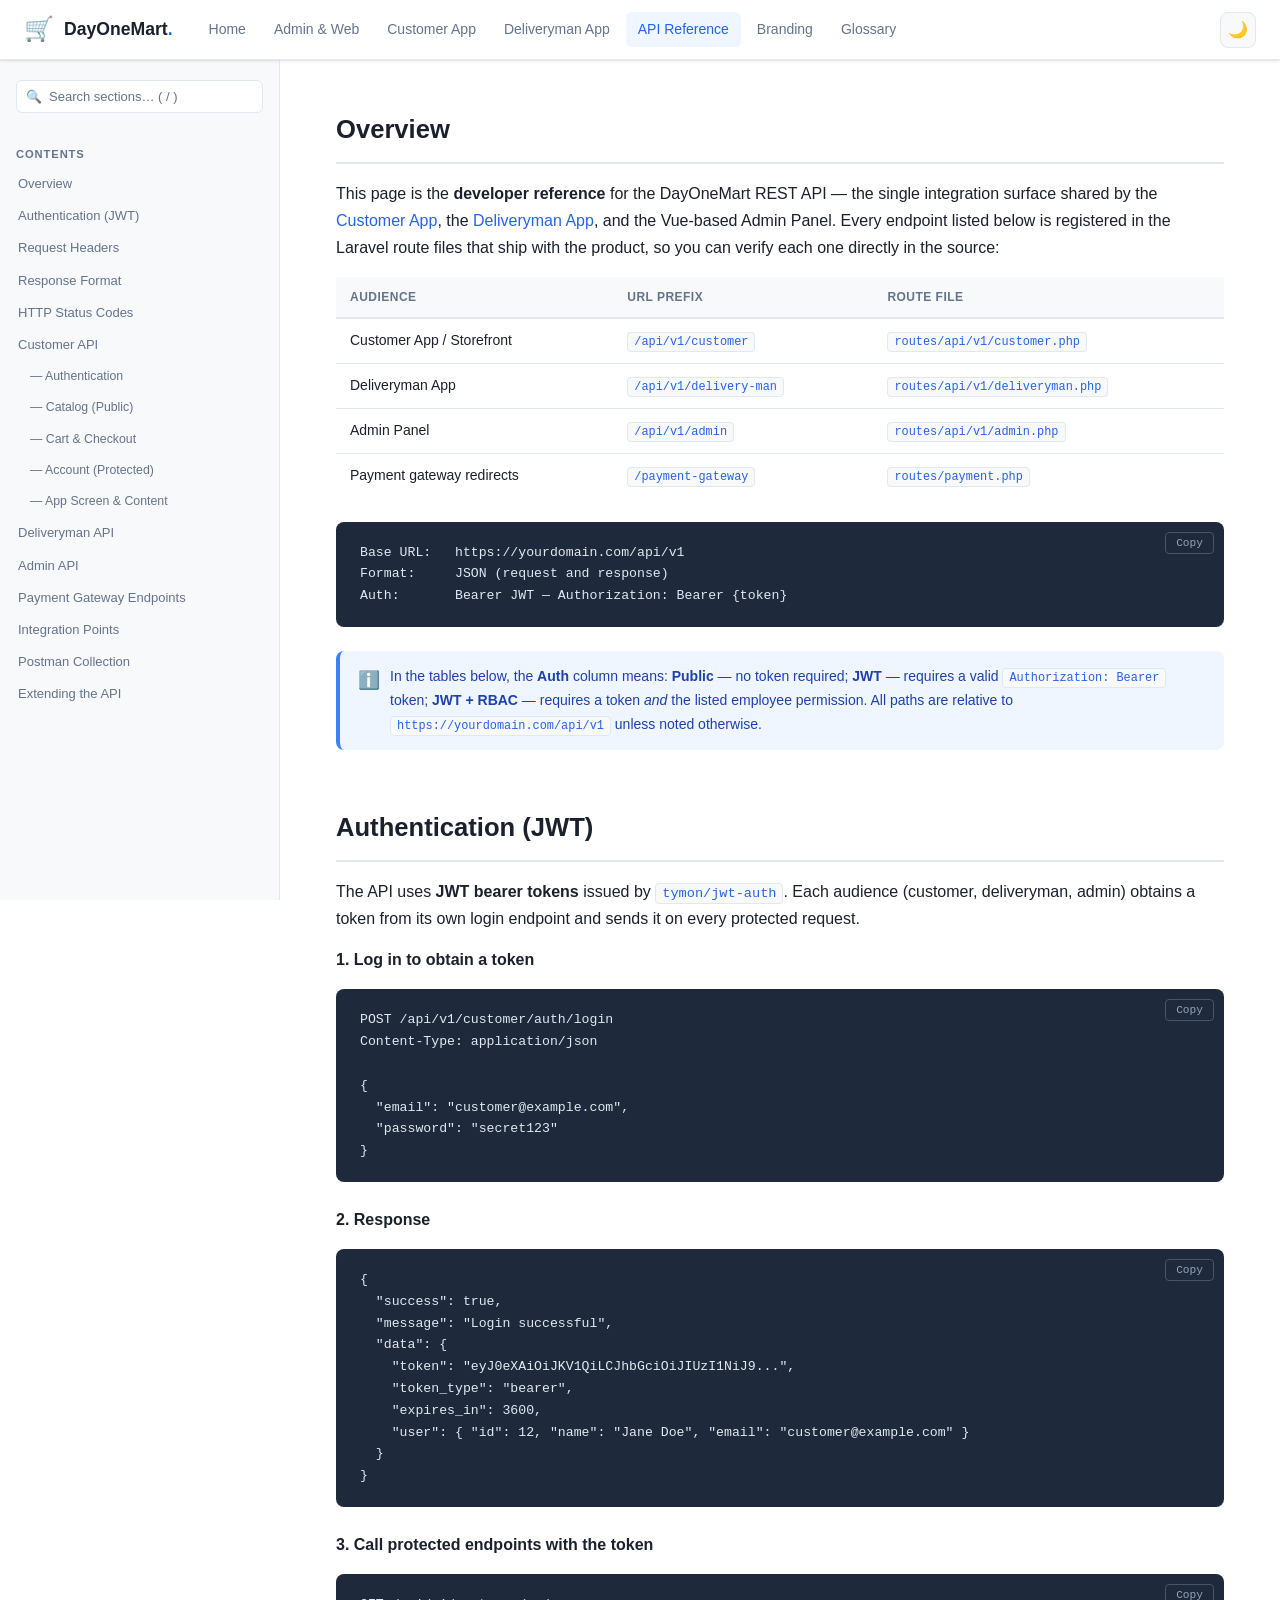
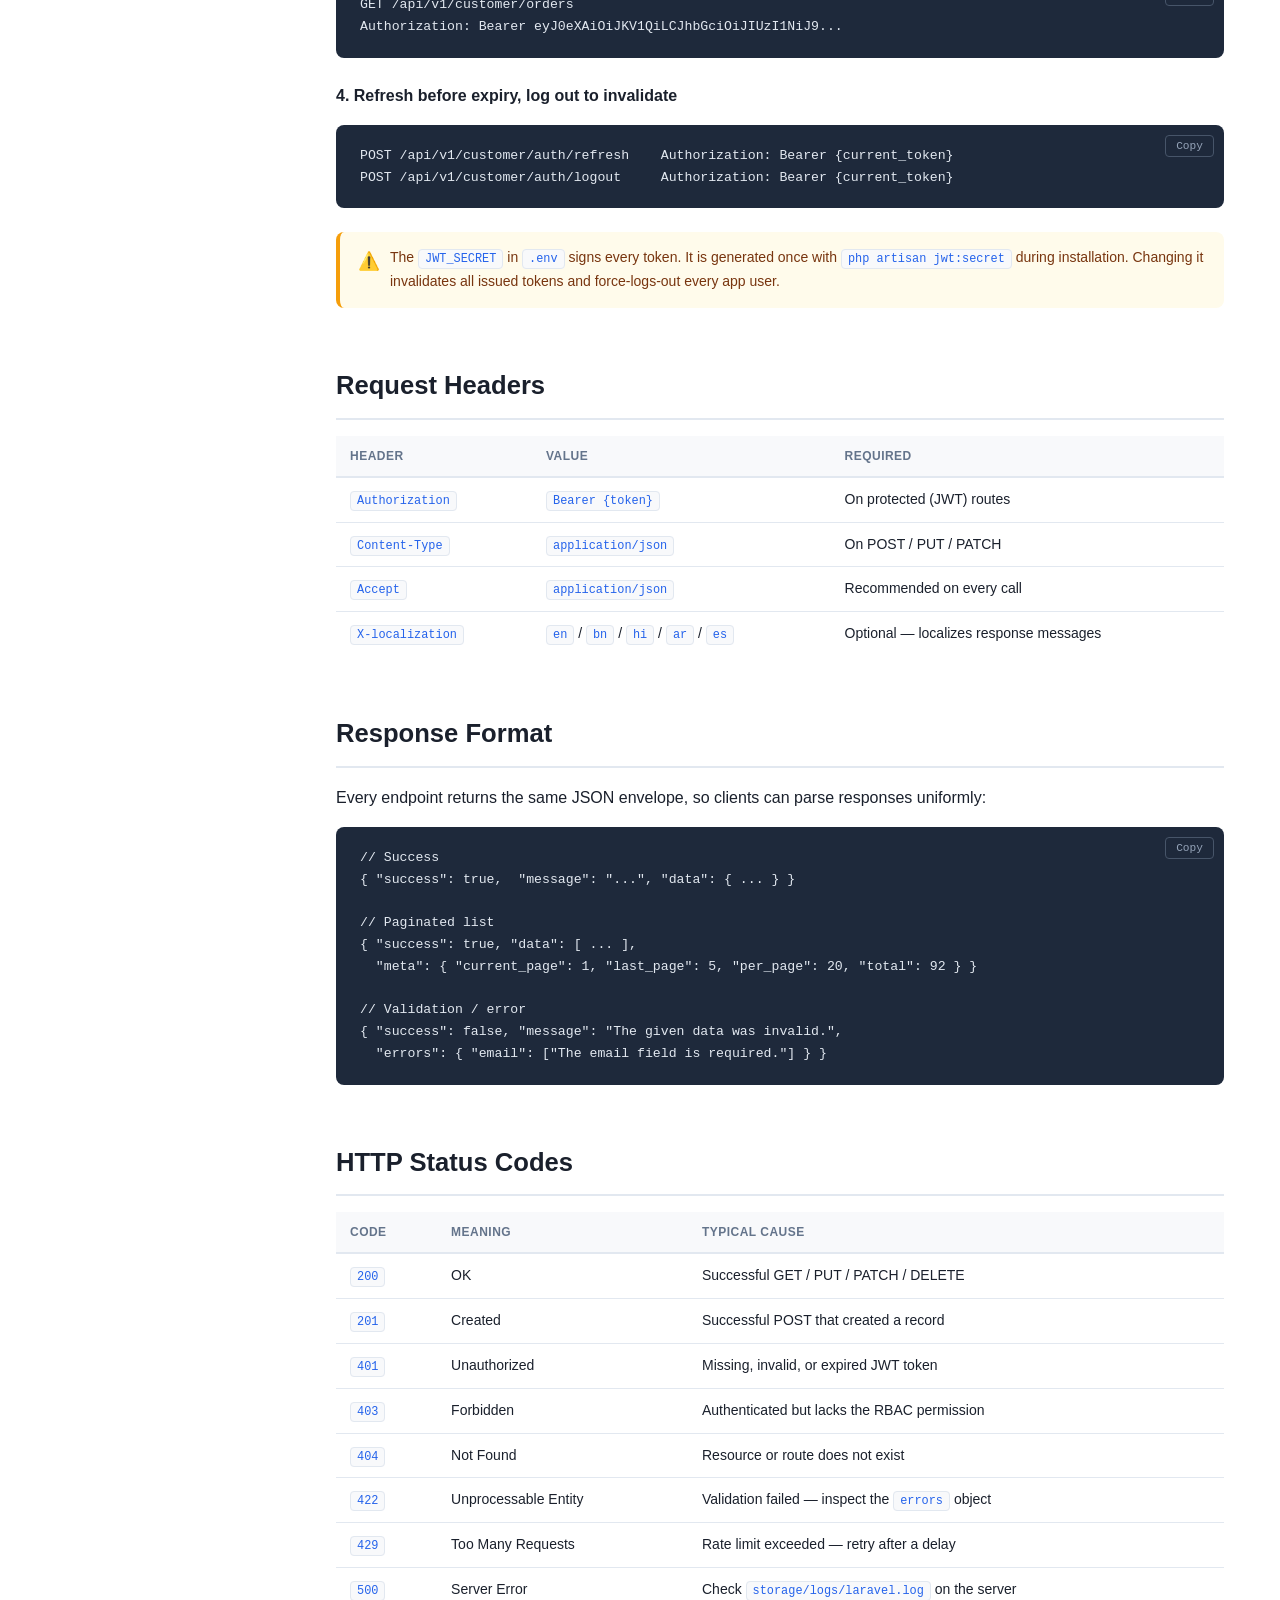
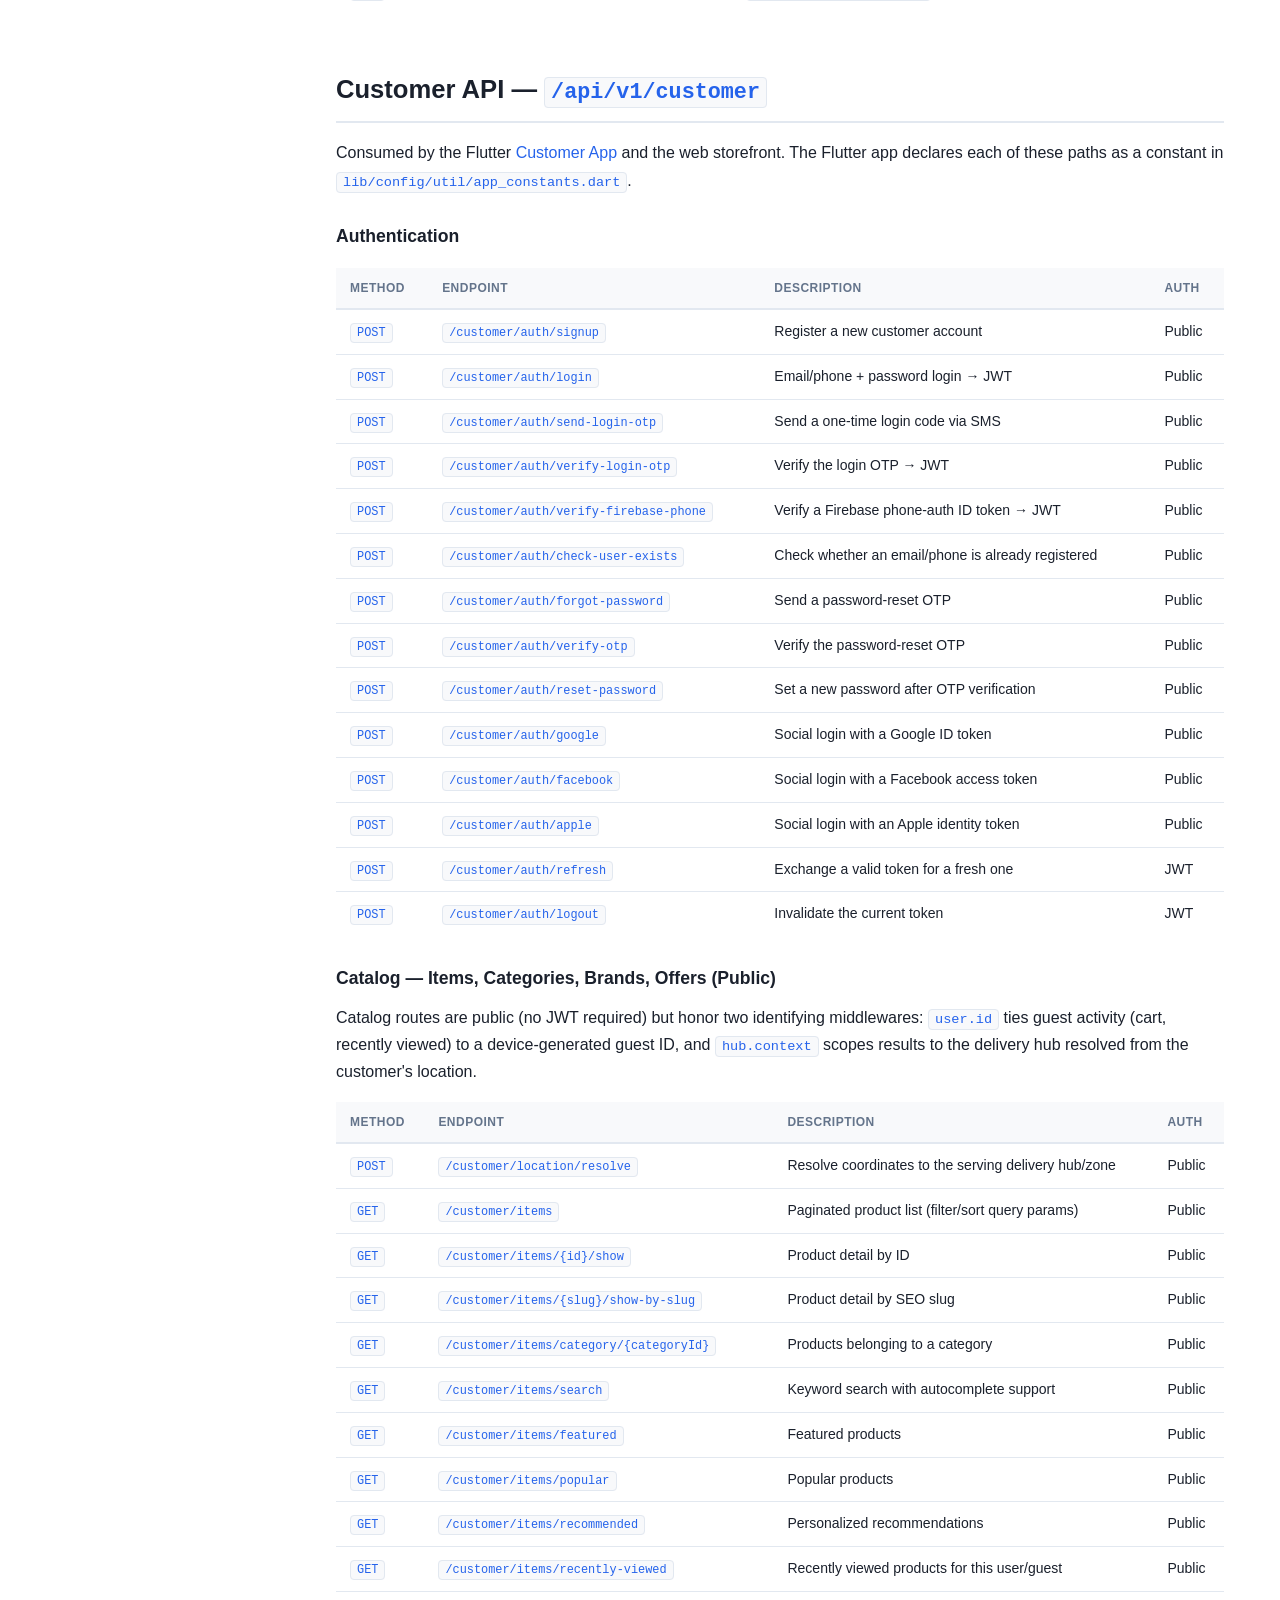
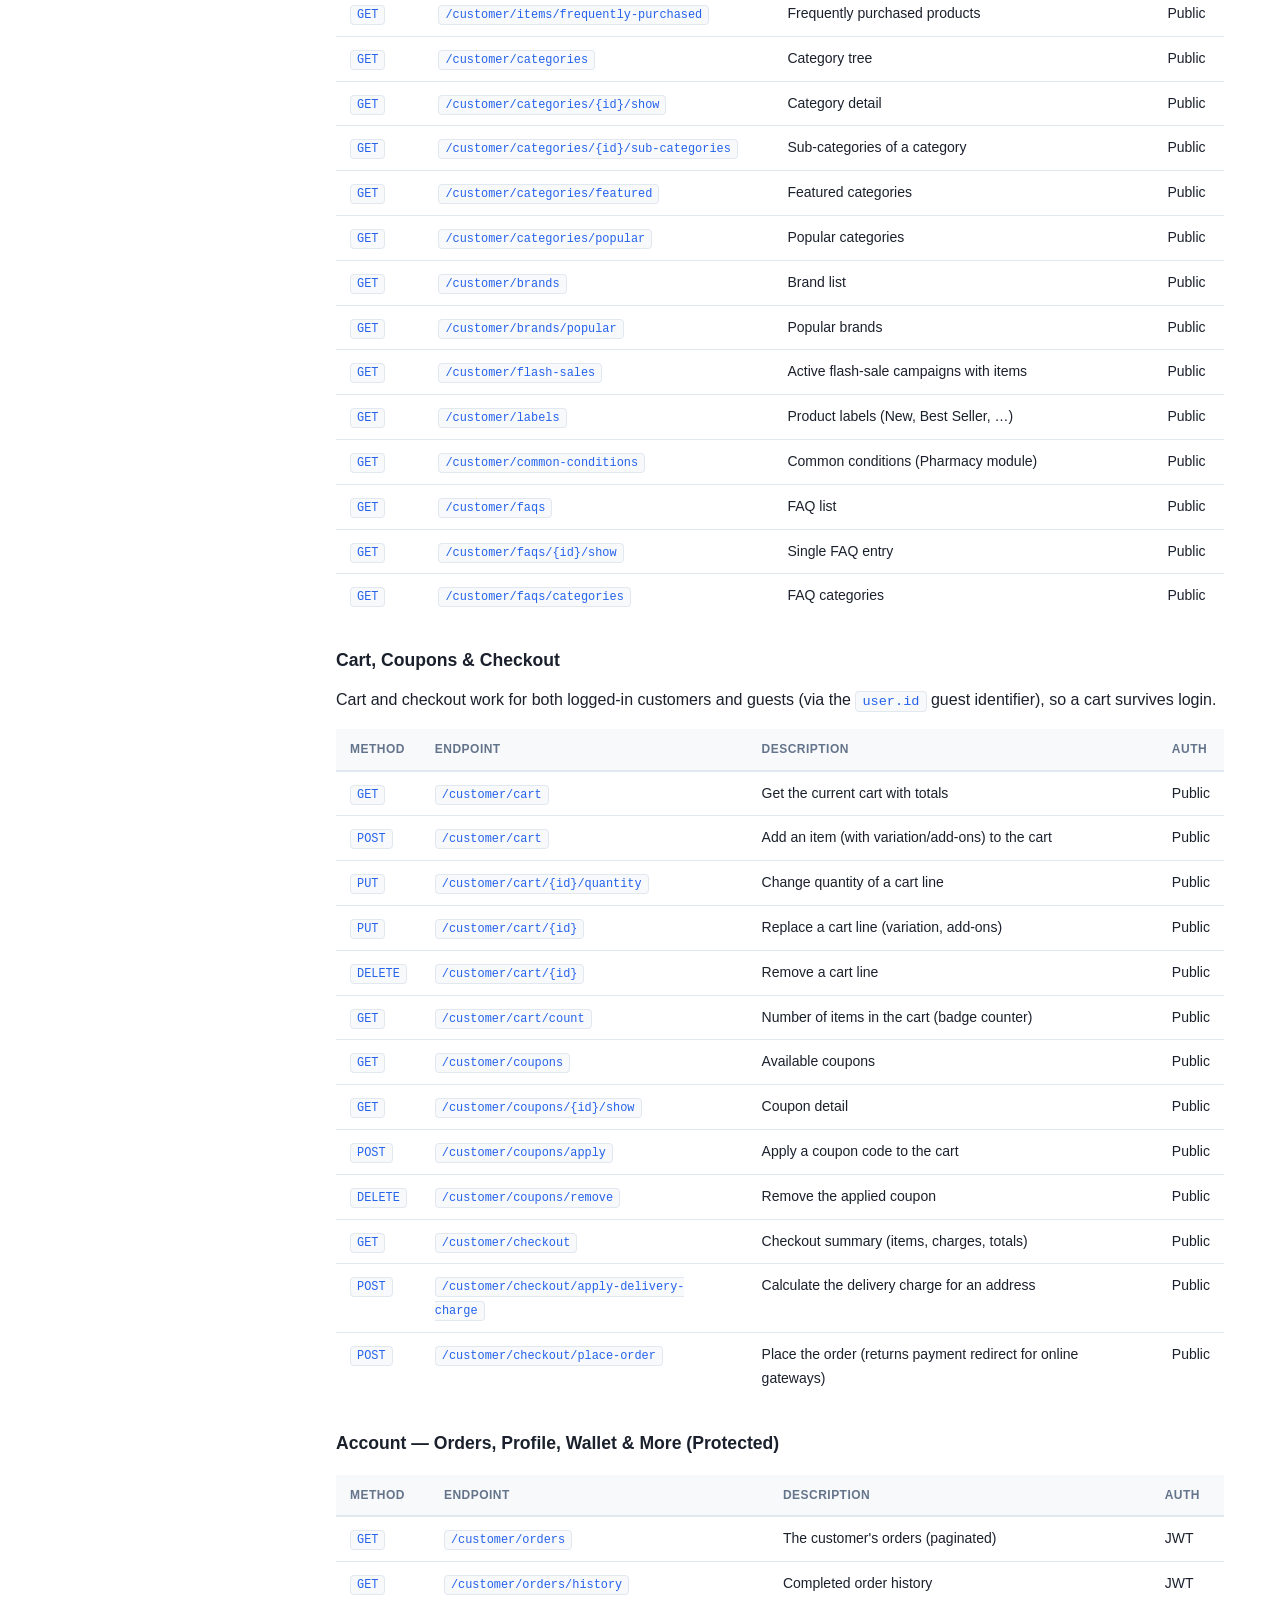
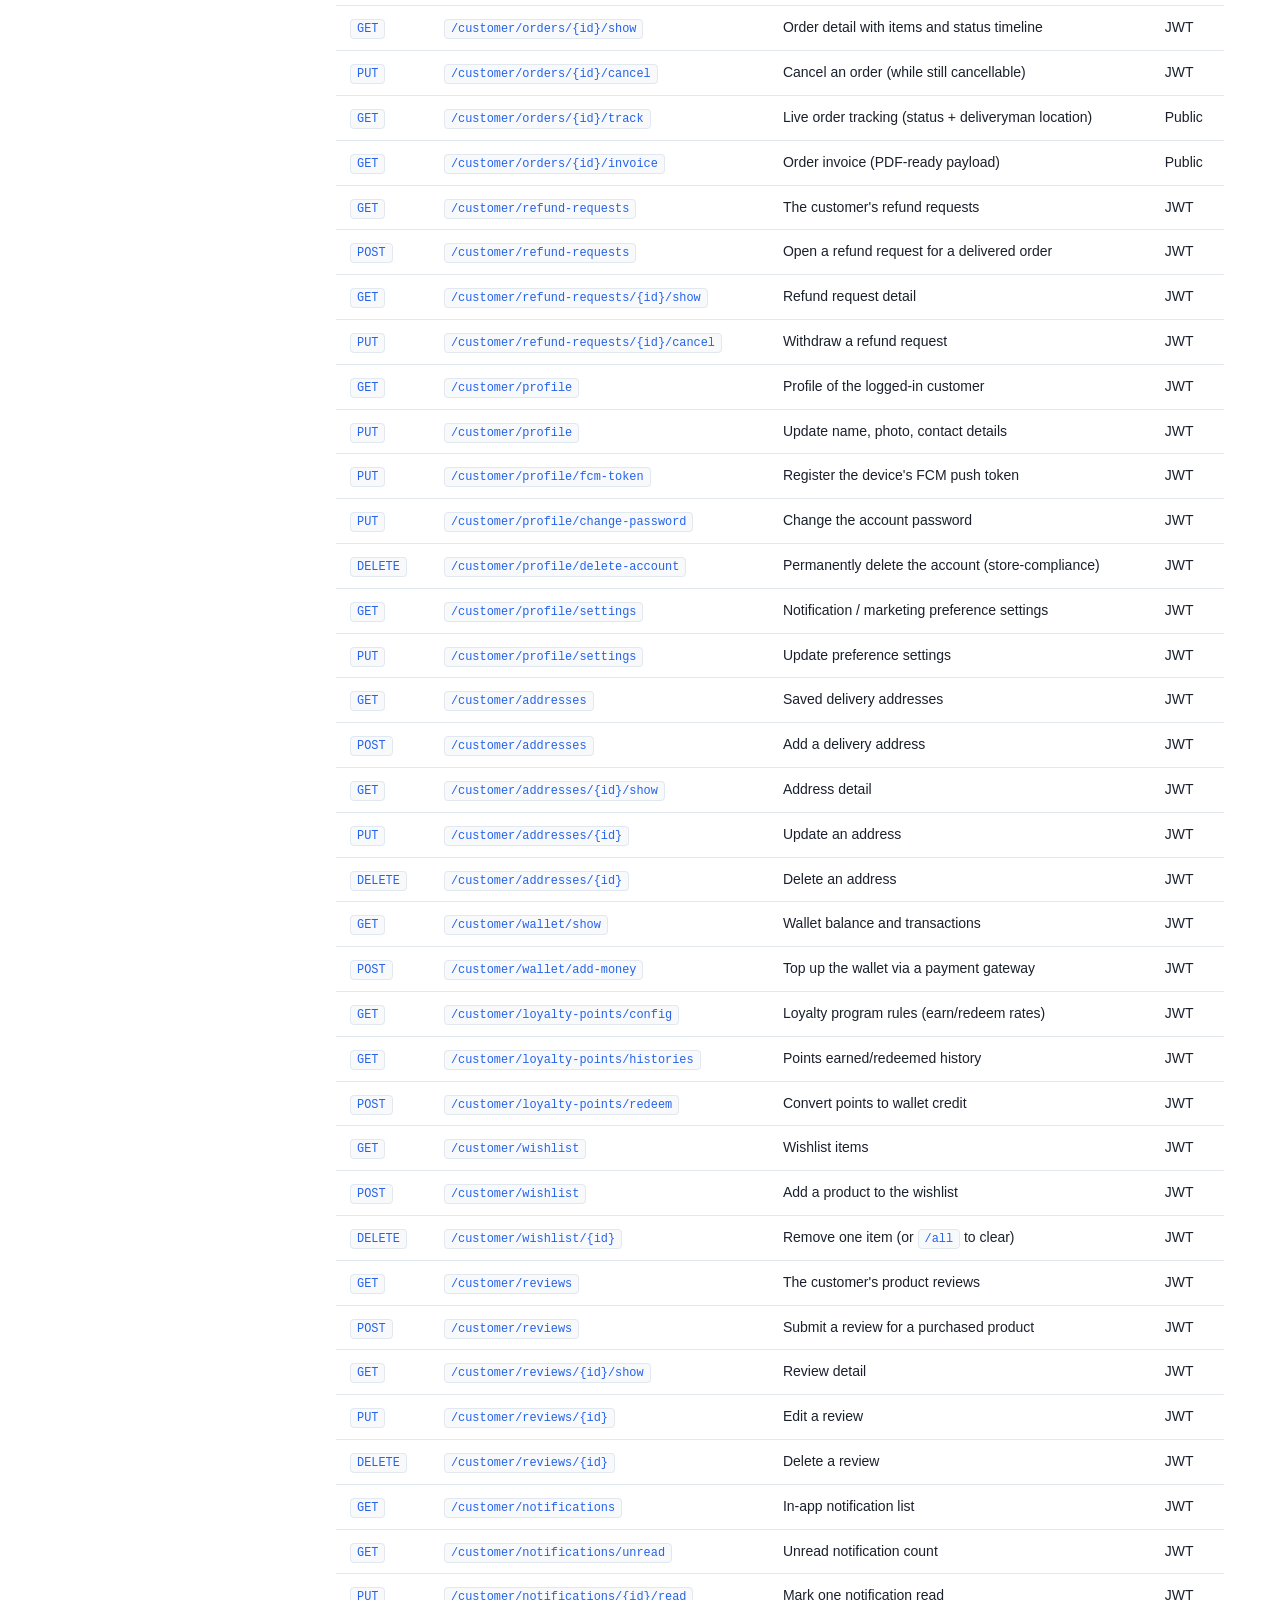
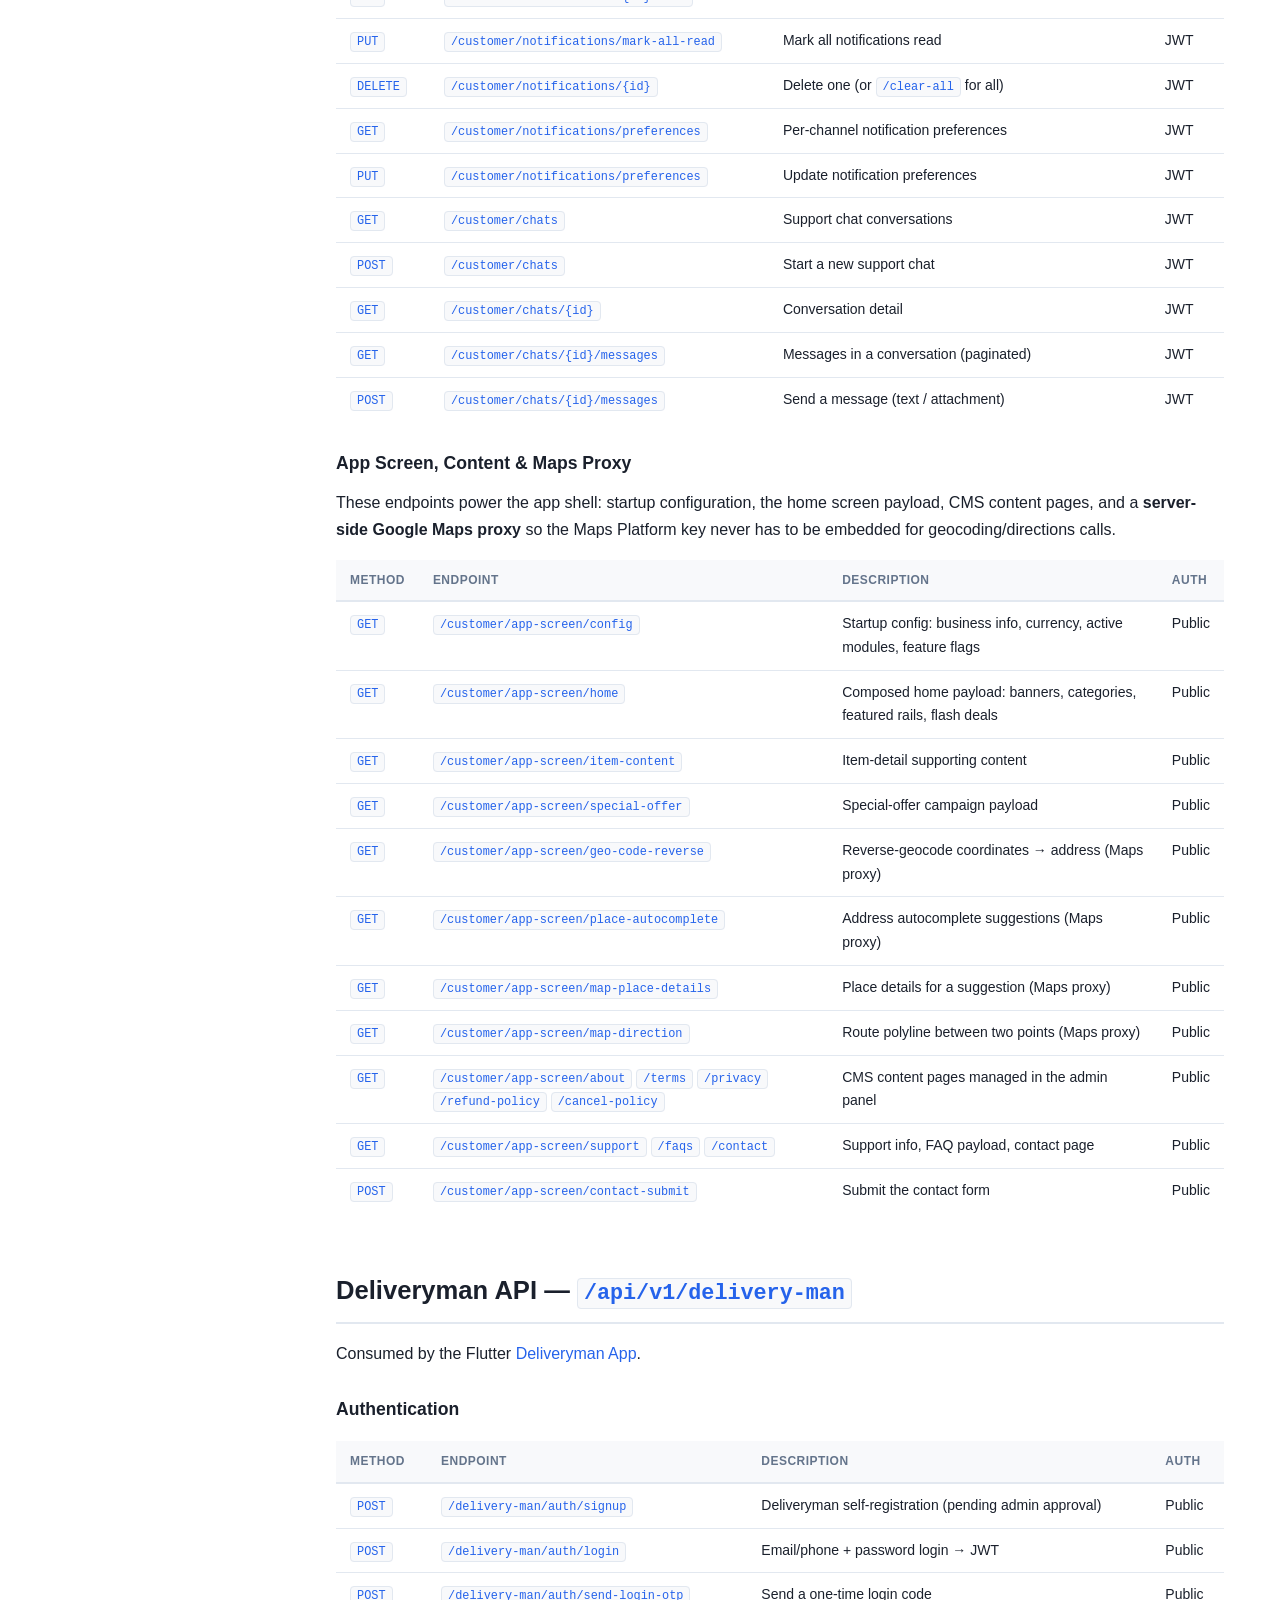
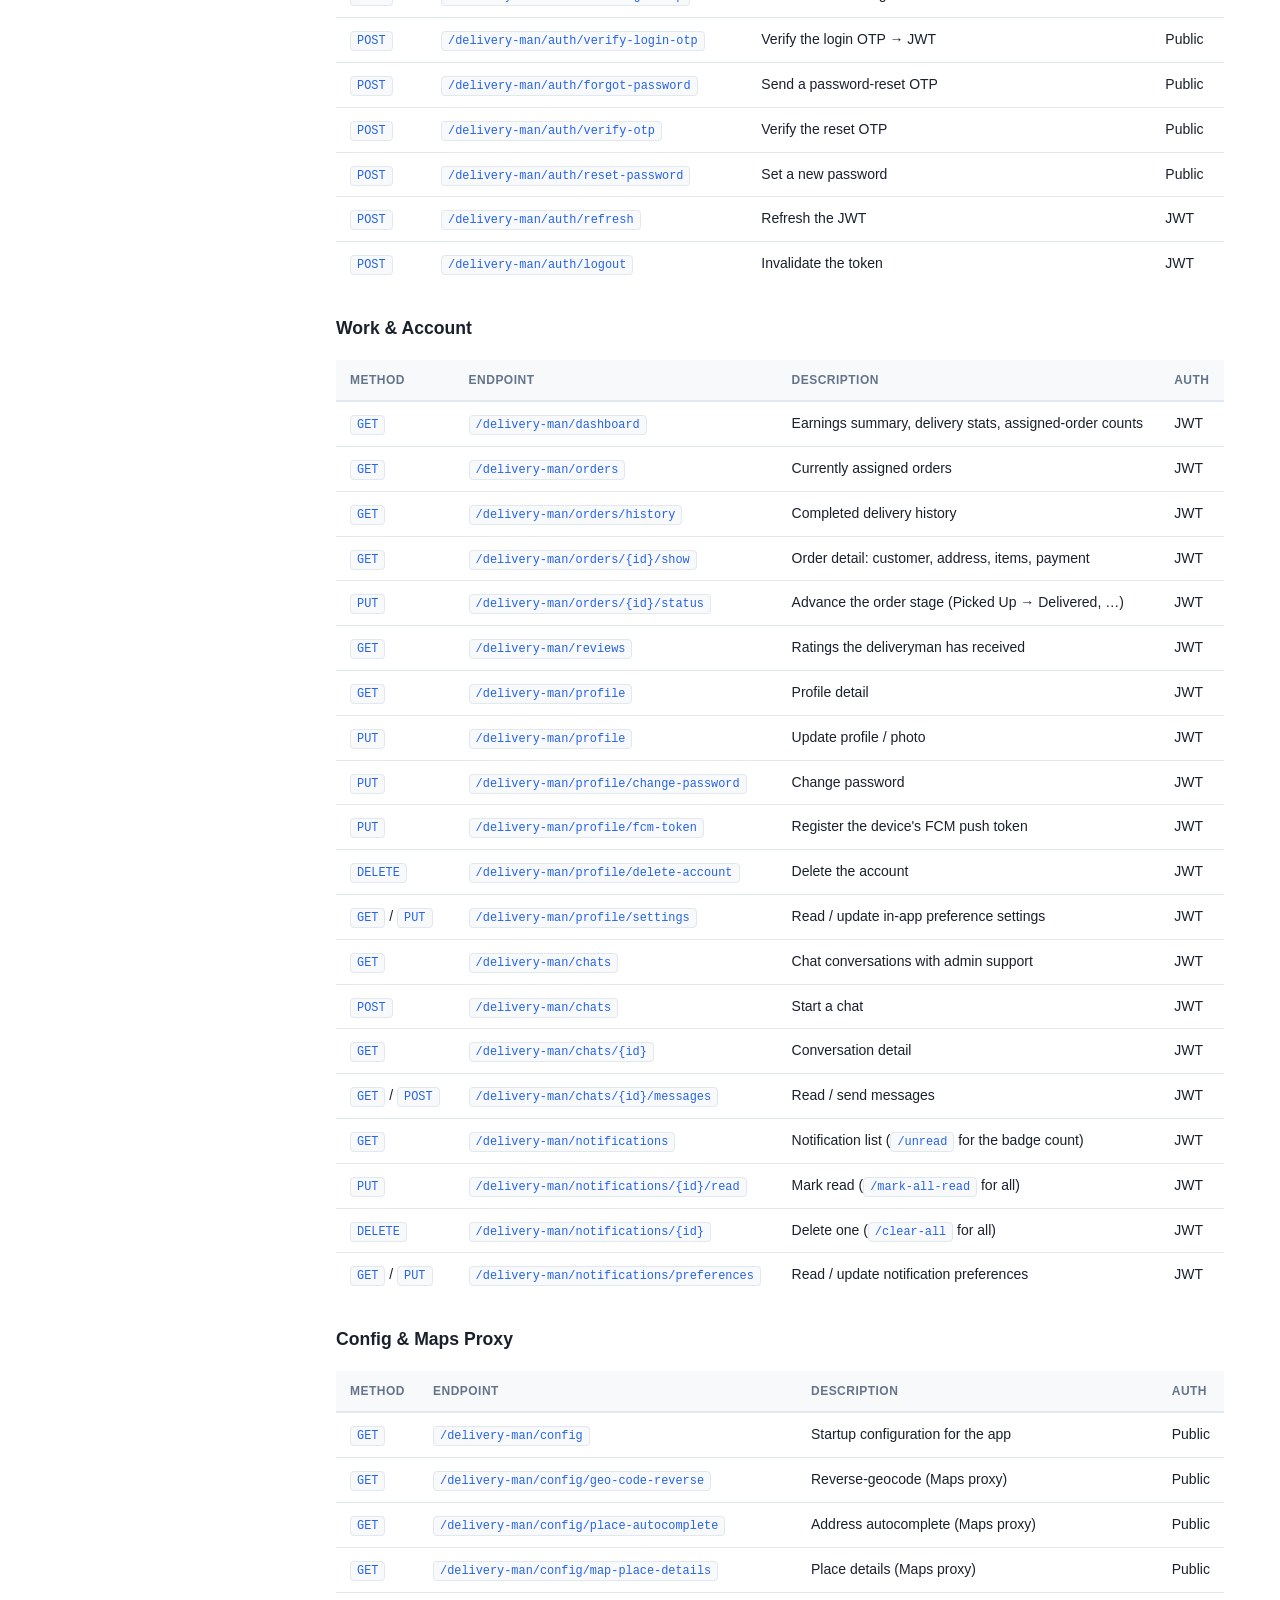
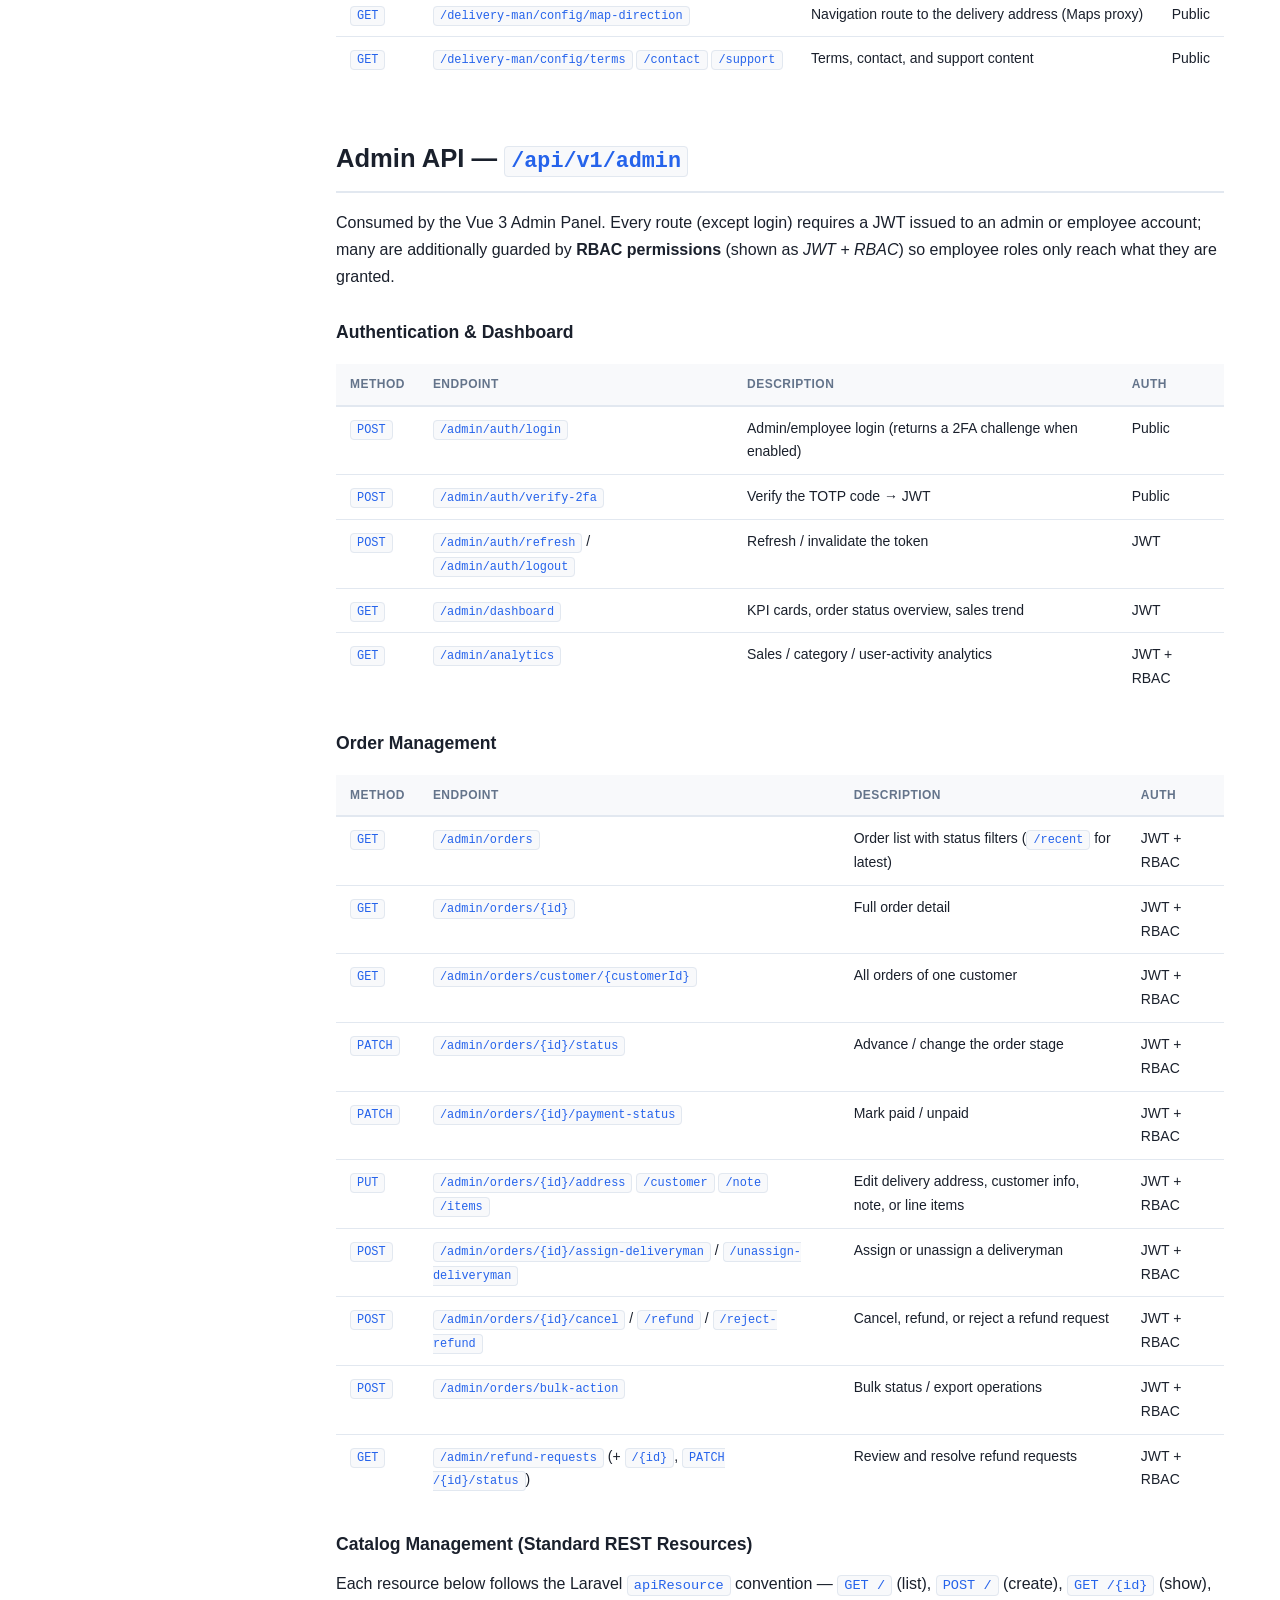
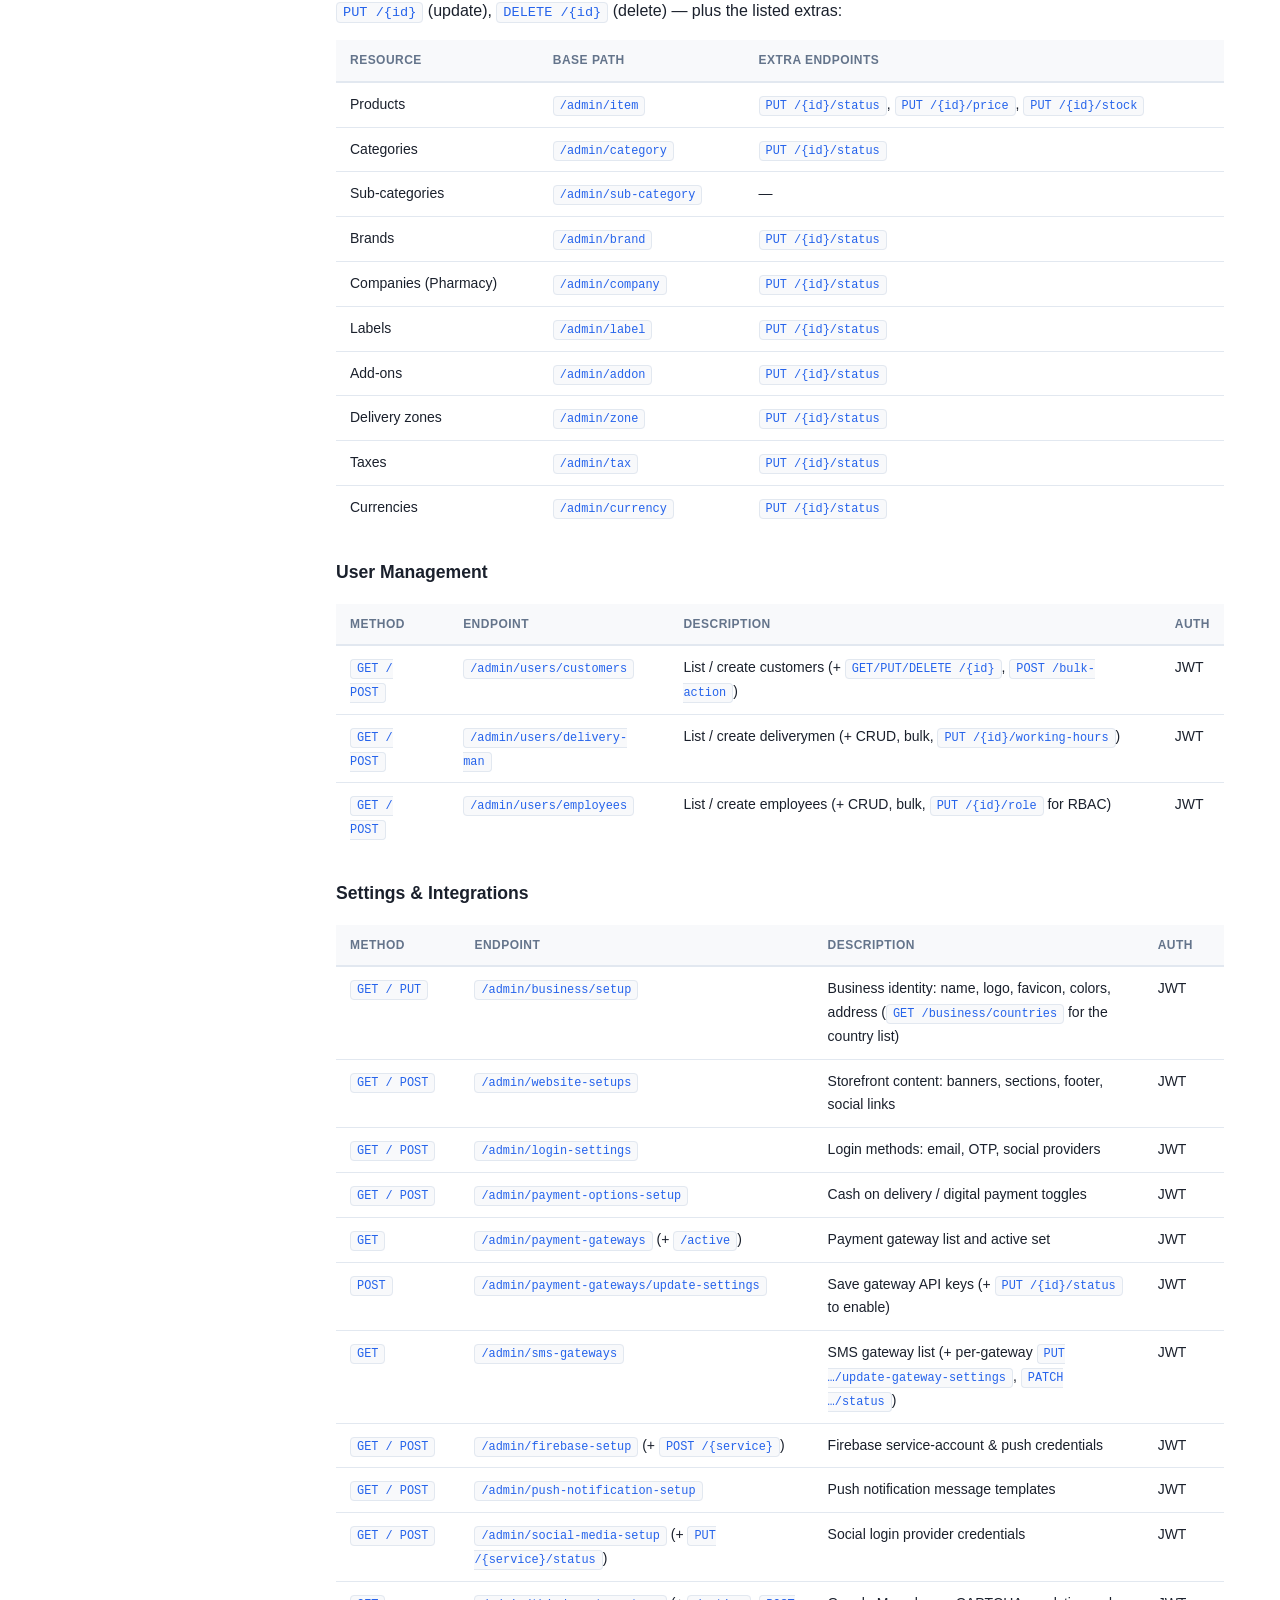
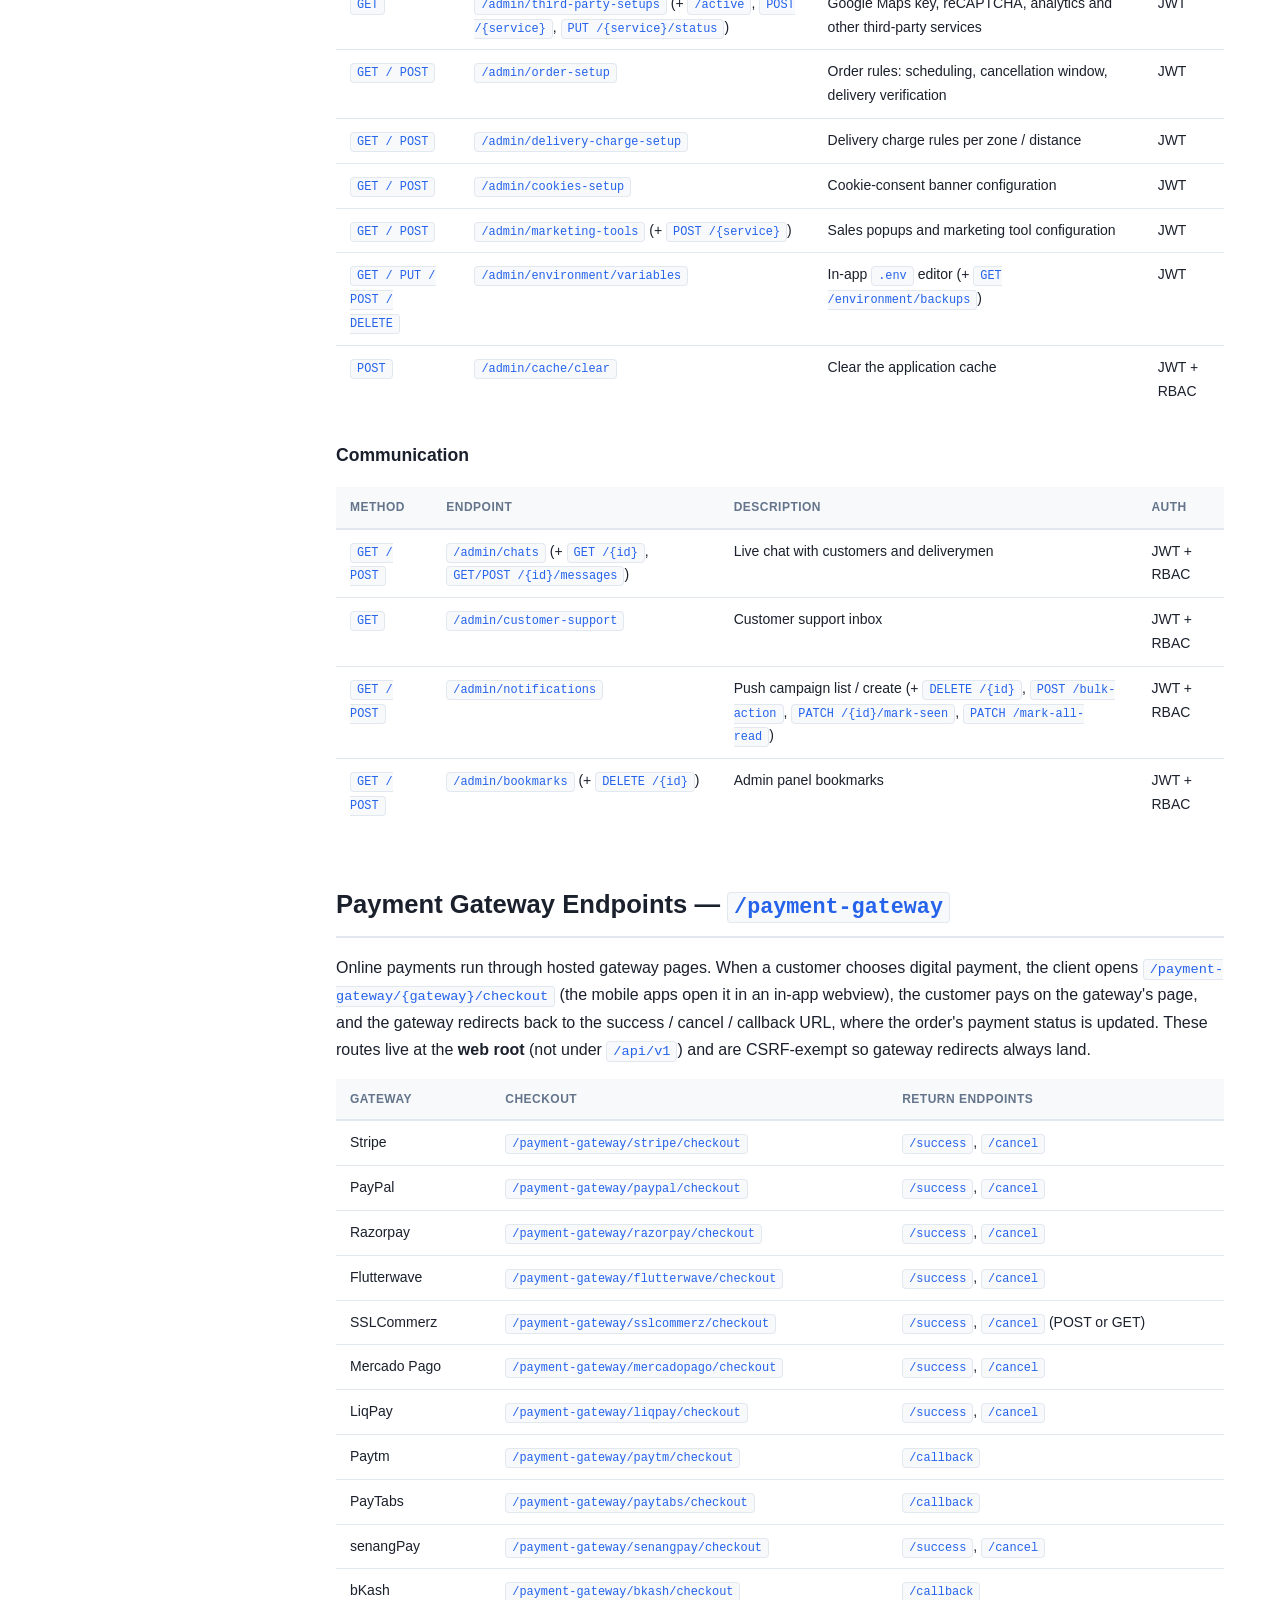
<file: source/pages/api-reference.html>
<!DOCTYPE html>
<html lang="en">
<head>
  <meta charset="UTF-8" />
  <meta name="viewport" content="width=device-width, initial-scale=1.0" />
  <title>API Reference — DayOneMart Docs</title>
  <link rel="stylesheet" href="../assets/css/docs.css" />
  <link rel="icon" href="data:image/svg+xml,<svg xmlns='http://www.w3.org/2000/svg' viewBox='0 0 100 100'><text y='.9em' font-size='90'>🔌</text></svg>" />
</head>
<body>

<!-- ============================================================
     NAVBAR
     ============================================================ -->
<header class="navbar">
  <a class="brand" href="../../index.html">
    <span style="font-size:1.5rem;">🛒</span>
    <span>DayOneMart<span class="brand-dot">.</span></span>
  </a>
  <nav>
    <a href="../../index.html">Home</a>
    <a href="admin-and-web.html">Admin &amp; Web</a>
    <a href="customer-app.html">Customer App</a>
    <a href="deliveryman-app.html">Deliveryman App</a>
    <a href="api-reference.html" class="active">API Reference</a>
    <a href="branding-guide.html">Branding</a>
    <a href="../../index.html#glossary">Glossary</a>
  </nav>
  <div class="nav-actions">
    <button class="btn-icon menu-toggle" title="Toggle menu" aria-label="Toggle sidebar">☰</button>
    <button class="btn-icon theme-toggle" title="Toggle theme" aria-label="Toggle theme">🌙</button>
  </div>
</header>

<!-- ============================================================
     PAGE LAYOUT
     ============================================================ -->
<div class="scroll-progress"><div class="scroll-progress-bar"></div></div>
<div class="page-doc">

  <!-- ---- Sidebar ---- -->
  <aside class="sidebar">
    <div class="sidebar-search">
      <span class="search-icon">🔍</span>
      <input id="search" type="search" placeholder="Search sections… ( / )" />
    </div>

    <h4>Contents</h4>
    <nav>
      <ul class="toc">
        <li><a href="#overview">Overview</a></li>
        <li><a href="#authentication">Authentication (JWT)</a></li>
        <li><a href="#headers">Request Headers</a></li>
        <li><a href="#response-format">Response Format</a></li>
        <li><a href="#status-codes">HTTP Status Codes</a></li>
        <li><a href="#customer-api">Customer API</a></li>
        <li class="toc-sub"><a href="#customer-auth">— Authentication</a></li>
        <li class="toc-sub"><a href="#customer-catalog">— Catalog (Public)</a></li>
        <li class="toc-sub"><a href="#customer-cart-checkout">— Cart &amp; Checkout</a></li>
        <li class="toc-sub"><a href="#customer-account">— Account (Protected)</a></li>
        <li class="toc-sub"><a href="#customer-app-screen">— App Screen &amp; Content</a></li>
        <li><a href="#deliveryman-api">Deliveryman API</a></li>
        <li><a href="#admin-api">Admin API</a></li>
        <li><a href="#payment-callbacks">Payment Gateway Endpoints</a></li>
        <li><a href="#integration-points">Integration Points</a></li>
        <li><a href="#postman">Postman Collection</a></li>
        <li><a href="#extending-api">Extending the API</a></li>
      </ul>
    </nav>
  </aside>

  <!-- ---- Main Content ---- -->
  <section class="content">

    <!-- ========================================================
         OVERVIEW
         ======================================================== -->
    <h2 id="overview">Overview</h2>

    <p>
      This page is the <strong>developer reference</strong> for the DayOneMart REST API — the single
      integration surface shared by the <a href="customer-app.html">Customer App</a>, the
      <a href="deliveryman-app.html">Deliveryman App</a>, and the Vue-based Admin Panel. Every endpoint
      listed below is registered in the Laravel route files that ship with the product, so you can
      verify each one directly in the source:
    </p>

    <table class="doc-table">
      <thead><tr><th>Audience</th><th>URL Prefix</th><th>Route File</th></tr></thead>
      <tbody>
        <tr><td>Customer App / Storefront</td><td><code>/api/v1/customer</code></td><td><code>routes/api/v1/customer.php</code></td></tr>
        <tr><td>Deliveryman App</td><td><code>/api/v1/delivery-man</code></td><td><code>routes/api/v1/deliveryman.php</code></td></tr>
        <tr><td>Admin Panel</td><td><code>/api/v1/admin</code></td><td><code>routes/api/v1/admin.php</code></td></tr>
        <tr><td>Payment gateway redirects</td><td><code>/payment-gateway</code></td><td><code>routes/payment.php</code></td></tr>
      </tbody>
    </table>

<pre class="code">
Base URL:   https://yourdomain.com/api/v1
Format:     JSON (request and response)
Auth:       Bearer JWT — Authorization: Bearer {token}
</pre>

    <div class="alert alert-info">
      <span class="alert-icon">ℹ️</span>
      <div>
        In the tables below, the <strong>Auth</strong> column means:
        <strong>Public</strong> — no token required;
        <strong>JWT</strong> — requires a valid <code>Authorization: Bearer</code> token;
        <strong>JWT + RBAC</strong> — requires a token <em>and</em> the listed employee permission.
        All paths are relative to <code>https://yourdomain.com/api/v1</code> unless noted otherwise.
      </div>
    </div>

    <!-- ========================================================
         AUTHENTICATION
         ======================================================== -->
    <h2 id="authentication">Authentication (JWT)</h2>

    <p>
      The API uses <strong>JWT bearer tokens</strong> issued by <code>tymon/jwt-auth</code>. Each
      audience (customer, deliveryman, admin) obtains a token from its own login endpoint and sends it
      on every protected request.
    </p>

    <p><strong>1. Log in to obtain a token</strong></p>
<pre class="code">
POST /api/v1/customer/auth/login
Content-Type: application/json

{
  "email": "customer@example.com",
  "password": "secret123"
}
</pre>

    <p><strong>2. Response</strong></p>
<pre class="code">
{
  "success": true,
  "message": "Login successful",
  "data": {
    "token": "eyJ0eXAiOiJKV1QiLCJhbGciOiJIUzI1NiJ9...",
    "token_type": "bearer",
    "expires_in": 3600,
    "user": { "id": 12, "name": "Jane Doe", "email": "customer@example.com" }
  }
}
</pre>

    <p><strong>3. Call protected endpoints with the token</strong></p>
<pre class="code">
GET /api/v1/customer/orders
Authorization: Bearer eyJ0eXAiOiJKV1QiLCJhbGciOiJIUzI1NiJ9...
</pre>

    <p><strong>4. Refresh before expiry, log out to invalidate</strong></p>
<pre class="code">
POST /api/v1/customer/auth/refresh    Authorization: Bearer {current_token}
POST /api/v1/customer/auth/logout     Authorization: Bearer {current_token}
</pre>

    <div class="alert alert-warning">
      <span class="alert-icon">⚠️</span>
      <div>
        The <code>JWT_SECRET</code> in <code>.env</code> signs every token. It is generated once with
        <code>php artisan jwt:secret</code> during installation. Changing it invalidates all issued
        tokens and force-logs-out every app user.
      </div>
    </div>

    <!-- ========================================================
         HEADERS
         ======================================================== -->
    <h2 id="headers">Request Headers</h2>

    <table class="doc-table">
      <thead><tr><th>Header</th><th>Value</th><th>Required</th></tr></thead>
      <tbody>
        <tr><td><code>Authorization</code></td><td><code>Bearer {token}</code></td><td>On protected (JWT) routes</td></tr>
        <tr><td><code>Content-Type</code></td><td><code>application/json</code></td><td>On POST / PUT / PATCH</td></tr>
        <tr><td><code>Accept</code></td><td><code>application/json</code></td><td>Recommended on every call</td></tr>
        <tr><td><code>X-localization</code></td><td><code>en</code> / <code>bn</code> / <code>hi</code> / <code>ar</code> / <code>es</code></td><td>Optional — localizes response messages</td></tr>
      </tbody>
    </table>

    <!-- ========================================================
         RESPONSE FORMAT
         ======================================================== -->
    <h2 id="response-format">Response Format</h2>

    <p>Every endpoint returns the same JSON envelope, so clients can parse responses uniformly:</p>
<pre class="code">
// Success
{ "success": true,  "message": "...", "data": { ... } }

// Paginated list
{ "success": true, "data": [ ... ],
  "meta": { "current_page": 1, "last_page": 5, "per_page": 20, "total": 92 } }

// Validation / error
{ "success": false, "message": "The given data was invalid.",
  "errors": { "email": ["The email field is required."] } }
</pre>

    <!-- ========================================================
         STATUS CODES
         ======================================================== -->
    <h2 id="status-codes">HTTP Status Codes</h2>

    <table class="doc-table">
      <thead><tr><th>Code</th><th>Meaning</th><th>Typical cause</th></tr></thead>
      <tbody>
        <tr><td><code>200</code></td><td>OK</td><td>Successful GET / PUT / PATCH / DELETE</td></tr>
        <tr><td><code>201</code></td><td>Created</td><td>Successful POST that created a record</td></tr>
        <tr><td><code>401</code></td><td>Unauthorized</td><td>Missing, invalid, or expired JWT token</td></tr>
        <tr><td><code>403</code></td><td>Forbidden</td><td>Authenticated but lacks the RBAC permission</td></tr>
        <tr><td><code>404</code></td><td>Not Found</td><td>Resource or route does not exist</td></tr>
        <tr><td><code>422</code></td><td>Unprocessable Entity</td><td>Validation failed — inspect the <code>errors</code> object</td></tr>
        <tr><td><code>429</code></td><td>Too Many Requests</td><td>Rate limit exceeded — retry after a delay</td></tr>
        <tr><td><code>500</code></td><td>Server Error</td><td>Check <code>storage/logs/laravel.log</code> on the server</td></tr>
      </tbody>
    </table>

    <!-- ========================================================
         CUSTOMER API
         ======================================================== -->
    <h2 id="customer-api">Customer API — <code>/api/v1/customer</code></h2>

    <p>
      Consumed by the Flutter <a href="customer-app.html">Customer App</a> and the web storefront.
      The Flutter app declares each of these paths as a constant in
      <code>lib/config/util/app_constants.dart</code>.
    </p>

    <h3 id="customer-auth">Authentication</h3>
    <table class="doc-table">
      <thead><tr><th>Method</th><th>Endpoint</th><th>Description</th><th>Auth</th></tr></thead>
      <tbody>
        <tr><td><code>POST</code></td><td><code>/customer/auth/signup</code></td><td>Register a new customer account</td><td>Public</td></tr>
        <tr><td><code>POST</code></td><td><code>/customer/auth/login</code></td><td>Email/phone + password login → JWT</td><td>Public</td></tr>
        <tr><td><code>POST</code></td><td><code>/customer/auth/send-login-otp</code></td><td>Send a one-time login code via SMS</td><td>Public</td></tr>
        <tr><td><code>POST</code></td><td><code>/customer/auth/verify-login-otp</code></td><td>Verify the login OTP → JWT</td><td>Public</td></tr>
        <tr><td><code>POST</code></td><td><code>/customer/auth/verify-firebase-phone</code></td><td>Verify a Firebase phone-auth ID token → JWT</td><td>Public</td></tr>
        <tr><td><code>POST</code></td><td><code>/customer/auth/check-user-exists</code></td><td>Check whether an email/phone is already registered</td><td>Public</td></tr>
        <tr><td><code>POST</code></td><td><code>/customer/auth/forgot-password</code></td><td>Send a password-reset OTP</td><td>Public</td></tr>
        <tr><td><code>POST</code></td><td><code>/customer/auth/verify-otp</code></td><td>Verify the password-reset OTP</td><td>Public</td></tr>
        <tr><td><code>POST</code></td><td><code>/customer/auth/reset-password</code></td><td>Set a new password after OTP verification</td><td>Public</td></tr>
        <tr><td><code>POST</code></td><td><code>/customer/auth/google</code></td><td>Social login with a Google ID token</td><td>Public</td></tr>
        <tr><td><code>POST</code></td><td><code>/customer/auth/facebook</code></td><td>Social login with a Facebook access token</td><td>Public</td></tr>
        <tr><td><code>POST</code></td><td><code>/customer/auth/apple</code></td><td>Social login with an Apple identity token</td><td>Public</td></tr>
        <tr><td><code>POST</code></td><td><code>/customer/auth/refresh</code></td><td>Exchange a valid token for a fresh one</td><td>JWT</td></tr>
        <tr><td><code>POST</code></td><td><code>/customer/auth/logout</code></td><td>Invalidate the current token</td><td>JWT</td></tr>
      </tbody>
    </table>

    <h3 id="customer-catalog">Catalog — Items, Categories, Brands, Offers (Public)</h3>
    <p>
      Catalog routes are public (no JWT required) but honor two identifying middlewares:
      <code>user.id</code> ties guest activity (cart, recently viewed) to a device-generated guest ID,
      and <code>hub.context</code> scopes results to the delivery hub resolved from the customer's
      location.
    </p>
    <table class="doc-table">
      <thead><tr><th>Method</th><th>Endpoint</th><th>Description</th><th>Auth</th></tr></thead>
      <tbody>
        <tr><td><code>POST</code></td><td><code>/customer/location/resolve</code></td><td>Resolve coordinates to the serving delivery hub/zone</td><td>Public</td></tr>
        <tr><td><code>GET</code></td><td><code>/customer/items</code></td><td>Paginated product list (filter/sort query params)</td><td>Public</td></tr>
        <tr><td><code>GET</code></td><td><code>/customer/items/{id}/show</code></td><td>Product detail by ID</td><td>Public</td></tr>
        <tr><td><code>GET</code></td><td><code>/customer/items/{slug}/show-by-slug</code></td><td>Product detail by SEO slug</td><td>Public</td></tr>
        <tr><td><code>GET</code></td><td><code>/customer/items/category/{categoryId}</code></td><td>Products belonging to a category</td><td>Public</td></tr>
        <tr><td><code>GET</code></td><td><code>/customer/items/search</code></td><td>Keyword search with autocomplete support</td><td>Public</td></tr>
        <tr><td><code>GET</code></td><td><code>/customer/items/featured</code></td><td>Featured products</td><td>Public</td></tr>
        <tr><td><code>GET</code></td><td><code>/customer/items/popular</code></td><td>Popular products</td><td>Public</td></tr>
        <tr><td><code>GET</code></td><td><code>/customer/items/recommended</code></td><td>Personalized recommendations</td><td>Public</td></tr>
        <tr><td><code>GET</code></td><td><code>/customer/items/recently-viewed</code></td><td>Recently viewed products for this user/guest</td><td>Public</td></tr>
        <tr><td><code>GET</code></td><td><code>/customer/items/frequently-purchased</code></td><td>Frequently purchased products</td><td>Public</td></tr>
        <tr><td><code>GET</code></td><td><code>/customer/categories</code></td><td>Category tree</td><td>Public</td></tr>
        <tr><td><code>GET</code></td><td><code>/customer/categories/{id}/show</code></td><td>Category detail</td><td>Public</td></tr>
        <tr><td><code>GET</code></td><td><code>/customer/categories/{id}/sub-categories</code></td><td>Sub-categories of a category</td><td>Public</td></tr>
        <tr><td><code>GET</code></td><td><code>/customer/categories/featured</code></td><td>Featured categories</td><td>Public</td></tr>
        <tr><td><code>GET</code></td><td><code>/customer/categories/popular</code></td><td>Popular categories</td><td>Public</td></tr>
        <tr><td><code>GET</code></td><td><code>/customer/brands</code></td><td>Brand list</td><td>Public</td></tr>
        <tr><td><code>GET</code></td><td><code>/customer/brands/popular</code></td><td>Popular brands</td><td>Public</td></tr>
        <tr><td><code>GET</code></td><td><code>/customer/flash-sales</code></td><td>Active flash-sale campaigns with items</td><td>Public</td></tr>
        <tr><td><code>GET</code></td><td><code>/customer/labels</code></td><td>Product labels (New, Best Seller, …)</td><td>Public</td></tr>
        <tr><td><code>GET</code></td><td><code>/customer/common-conditions</code></td><td>Common conditions (Pharmacy module)</td><td>Public</td></tr>
        <tr><td><code>GET</code></td><td><code>/customer/faqs</code></td><td>FAQ list</td><td>Public</td></tr>
        <tr><td><code>GET</code></td><td><code>/customer/faqs/{id}/show</code></td><td>Single FAQ entry</td><td>Public</td></tr>
        <tr><td><code>GET</code></td><td><code>/customer/faqs/categories</code></td><td>FAQ categories</td><td>Public</td></tr>
      </tbody>
    </table>

    <h3 id="customer-cart-checkout">Cart, Coupons &amp; Checkout</h3>
    <p>
      Cart and checkout work for both logged-in customers and guests (via the <code>user.id</code>
      guest identifier), so a cart survives login.
    </p>
    <table class="doc-table">
      <thead><tr><th>Method</th><th>Endpoint</th><th>Description</th><th>Auth</th></tr></thead>
      <tbody>
        <tr><td><code>GET</code></td><td><code>/customer/cart</code></td><td>Get the current cart with totals</td><td>Public</td></tr>
        <tr><td><code>POST</code></td><td><code>/customer/cart</code></td><td>Add an item (with variation/add-ons) to the cart</td><td>Public</td></tr>
        <tr><td><code>PUT</code></td><td><code>/customer/cart/{id}/quantity</code></td><td>Change quantity of a cart line</td><td>Public</td></tr>
        <tr><td><code>PUT</code></td><td><code>/customer/cart/{id}</code></td><td>Replace a cart line (variation, add-ons)</td><td>Public</td></tr>
        <tr><td><code>DELETE</code></td><td><code>/customer/cart/{id}</code></td><td>Remove a cart line</td><td>Public</td></tr>
        <tr><td><code>GET</code></td><td><code>/customer/cart/count</code></td><td>Number of items in the cart (badge counter)</td><td>Public</td></tr>
        <tr><td><code>GET</code></td><td><code>/customer/coupons</code></td><td>Available coupons</td><td>Public</td></tr>
        <tr><td><code>GET</code></td><td><code>/customer/coupons/{id}/show</code></td><td>Coupon detail</td><td>Public</td></tr>
        <tr><td><code>POST</code></td><td><code>/customer/coupons/apply</code></td><td>Apply a coupon code to the cart</td><td>Public</td></tr>
        <tr><td><code>DELETE</code></td><td><code>/customer/coupons/remove</code></td><td>Remove the applied coupon</td><td>Public</td></tr>
        <tr><td><code>GET</code></td><td><code>/customer/checkout</code></td><td>Checkout summary (items, charges, totals)</td><td>Public</td></tr>
        <tr><td><code>POST</code></td><td><code>/customer/checkout/apply-delivery-charge</code></td><td>Calculate the delivery charge for an address</td><td>Public</td></tr>
        <tr><td><code>POST</code></td><td><code>/customer/checkout/place-order</code></td><td>Place the order (returns payment redirect for online gateways)</td><td>Public</td></tr>
      </tbody>
    </table>

    <h3 id="customer-account">Account — Orders, Profile, Wallet &amp; More (Protected)</h3>
    <table class="doc-table">
      <thead><tr><th>Method</th><th>Endpoint</th><th>Description</th><th>Auth</th></tr></thead>
      <tbody>
        <tr><td><code>GET</code></td><td><code>/customer/orders</code></td><td>The customer's orders (paginated)</td><td>JWT</td></tr>
        <tr><td><code>GET</code></td><td><code>/customer/orders/history</code></td><td>Completed order history</td><td>JWT</td></tr>
        <tr><td><code>GET</code></td><td><code>/customer/orders/{id}/show</code></td><td>Order detail with items and status timeline</td><td>JWT</td></tr>
        <tr><td><code>PUT</code></td><td><code>/customer/orders/{id}/cancel</code></td><td>Cancel an order (while still cancellable)</td><td>JWT</td></tr>
        <tr><td><code>GET</code></td><td><code>/customer/orders/{id}/track</code></td><td>Live order tracking (status + deliveryman location)</td><td>Public</td></tr>
        <tr><td><code>GET</code></td><td><code>/customer/orders/{id}/invoice</code></td><td>Order invoice (PDF-ready payload)</td><td>Public</td></tr>
        <tr><td><code>GET</code></td><td><code>/customer/refund-requests</code></td><td>The customer's refund requests</td><td>JWT</td></tr>
        <tr><td><code>POST</code></td><td><code>/customer/refund-requests</code></td><td>Open a refund request for a delivered order</td><td>JWT</td></tr>
        <tr><td><code>GET</code></td><td><code>/customer/refund-requests/{id}/show</code></td><td>Refund request detail</td><td>JWT</td></tr>
        <tr><td><code>PUT</code></td><td><code>/customer/refund-requests/{id}/cancel</code></td><td>Withdraw a refund request</td><td>JWT</td></tr>
        <tr><td><code>GET</code></td><td><code>/customer/profile</code></td><td>Profile of the logged-in customer</td><td>JWT</td></tr>
        <tr><td><code>PUT</code></td><td><code>/customer/profile</code></td><td>Update name, photo, contact details</td><td>JWT</td></tr>
        <tr><td><code>PUT</code></td><td><code>/customer/profile/fcm-token</code></td><td>Register the device's FCM push token</td><td>JWT</td></tr>
        <tr><td><code>PUT</code></td><td><code>/customer/profile/change-password</code></td><td>Change the account password</td><td>JWT</td></tr>
        <tr><td><code>DELETE</code></td><td><code>/customer/profile/delete-account</code></td><td>Permanently delete the account (store-compliance)</td><td>JWT</td></tr>
        <tr><td><code>GET</code></td><td><code>/customer/profile/settings</code></td><td>Notification / marketing preference settings</td><td>JWT</td></tr>
        <tr><td><code>PUT</code></td><td><code>/customer/profile/settings</code></td><td>Update preference settings</td><td>JWT</td></tr>
        <tr><td><code>GET</code></td><td><code>/customer/addresses</code></td><td>Saved delivery addresses</td><td>JWT</td></tr>
        <tr><td><code>POST</code></td><td><code>/customer/addresses</code></td><td>Add a delivery address</td><td>JWT</td></tr>
        <tr><td><code>GET</code></td><td><code>/customer/addresses/{id}/show</code></td><td>Address detail</td><td>JWT</td></tr>
        <tr><td><code>PUT</code></td><td><code>/customer/addresses/{id}</code></td><td>Update an address</td><td>JWT</td></tr>
        <tr><td><code>DELETE</code></td><td><code>/customer/addresses/{id}</code></td><td>Delete an address</td><td>JWT</td></tr>
        <tr><td><code>GET</code></td><td><code>/customer/wallet/show</code></td><td>Wallet balance and transactions</td><td>JWT</td></tr>
        <tr><td><code>POST</code></td><td><code>/customer/wallet/add-money</code></td><td>Top up the wallet via a payment gateway</td><td>JWT</td></tr>
        <tr><td><code>GET</code></td><td><code>/customer/loyalty-points/config</code></td><td>Loyalty program rules (earn/redeem rates)</td><td>JWT</td></tr>
        <tr><td><code>GET</code></td><td><code>/customer/loyalty-points/histories</code></td><td>Points earned/redeemed history</td><td>JWT</td></tr>
        <tr><td><code>POST</code></td><td><code>/customer/loyalty-points/redeem</code></td><td>Convert points to wallet credit</td><td>JWT</td></tr>
        <tr><td><code>GET</code></td><td><code>/customer/wishlist</code></td><td>Wishlist items</td><td>JWT</td></tr>
        <tr><td><code>POST</code></td><td><code>/customer/wishlist</code></td><td>Add a product to the wishlist</td><td>JWT</td></tr>
        <tr><td><code>DELETE</code></td><td><code>/customer/wishlist/{id}</code></td><td>Remove one item (or <code>/all</code> to clear)</td><td>JWT</td></tr>
        <tr><td><code>GET</code></td><td><code>/customer/reviews</code></td><td>The customer's product reviews</td><td>JWT</td></tr>
        <tr><td><code>POST</code></td><td><code>/customer/reviews</code></td><td>Submit a review for a purchased product</td><td>JWT</td></tr>
        <tr><td><code>GET</code></td><td><code>/customer/reviews/{id}/show</code></td><td>Review detail</td><td>JWT</td></tr>
        <tr><td><code>PUT</code></td><td><code>/customer/reviews/{id}</code></td><td>Edit a review</td><td>JWT</td></tr>
        <tr><td><code>DELETE</code></td><td><code>/customer/reviews/{id}</code></td><td>Delete a review</td><td>JWT</td></tr>
        <tr><td><code>GET</code></td><td><code>/customer/notifications</code></td><td>In-app notification list</td><td>JWT</td></tr>
        <tr><td><code>GET</code></td><td><code>/customer/notifications/unread</code></td><td>Unread notification count</td><td>JWT</td></tr>
        <tr><td><code>PUT</code></td><td><code>/customer/notifications/{id}/read</code></td><td>Mark one notification read</td><td>JWT</td></tr>
        <tr><td><code>PUT</code></td><td><code>/customer/notifications/mark-all-read</code></td><td>Mark all notifications read</td><td>JWT</td></tr>
        <tr><td><code>DELETE</code></td><td><code>/customer/notifications/{id}</code></td><td>Delete one (or <code>/clear-all</code> for all)</td><td>JWT</td></tr>
        <tr><td><code>GET</code></td><td><code>/customer/notifications/preferences</code></td><td>Per-channel notification preferences</td><td>JWT</td></tr>
        <tr><td><code>PUT</code></td><td><code>/customer/notifications/preferences</code></td><td>Update notification preferences</td><td>JWT</td></tr>
        <tr><td><code>GET</code></td><td><code>/customer/chats</code></td><td>Support chat conversations</td><td>JWT</td></tr>
        <tr><td><code>POST</code></td><td><code>/customer/chats</code></td><td>Start a new support chat</td><td>JWT</td></tr>
        <tr><td><code>GET</code></td><td><code>/customer/chats/{id}</code></td><td>Conversation detail</td><td>JWT</td></tr>
        <tr><td><code>GET</code></td><td><code>/customer/chats/{id}/messages</code></td><td>Messages in a conversation (paginated)</td><td>JWT</td></tr>
        <tr><td><code>POST</code></td><td><code>/customer/chats/{id}/messages</code></td><td>Send a message (text / attachment)</td><td>JWT</td></tr>
      </tbody>
    </table>

    <h3 id="customer-app-screen">App Screen, Content &amp; Maps Proxy</h3>
    <p>
      These endpoints power the app shell: startup configuration, the home screen payload, CMS content
      pages, and a <strong>server-side Google Maps proxy</strong> so the Maps Platform key never has to
      be embedded for geocoding/directions calls.
    </p>
    <table class="doc-table">
      <thead><tr><th>Method</th><th>Endpoint</th><th>Description</th><th>Auth</th></tr></thead>
      <tbody>
        <tr><td><code>GET</code></td><td><code>/customer/app-screen/config</code></td><td>Startup config: business info, currency, active modules, feature flags</td><td>Public</td></tr>
        <tr><td><code>GET</code></td><td><code>/customer/app-screen/home</code></td><td>Composed home payload: banners, categories, featured rails, flash deals</td><td>Public</td></tr>
        <tr><td><code>GET</code></td><td><code>/customer/app-screen/item-content</code></td><td>Item-detail supporting content</td><td>Public</td></tr>
        <tr><td><code>GET</code></td><td><code>/customer/app-screen/special-offer</code></td><td>Special-offer campaign payload</td><td>Public</td></tr>
        <tr><td><code>GET</code></td><td><code>/customer/app-screen/geo-code-reverse</code></td><td>Reverse-geocode coordinates → address (Maps proxy)</td><td>Public</td></tr>
        <tr><td><code>GET</code></td><td><code>/customer/app-screen/place-autocomplete</code></td><td>Address autocomplete suggestions (Maps proxy)</td><td>Public</td></tr>
        <tr><td><code>GET</code></td><td><code>/customer/app-screen/map-place-details</code></td><td>Place details for a suggestion (Maps proxy)</td><td>Public</td></tr>
        <tr><td><code>GET</code></td><td><code>/customer/app-screen/map-direction</code></td><td>Route polyline between two points (Maps proxy)</td><td>Public</td></tr>
        <tr><td><code>GET</code></td><td><code>/customer/app-screen/about</code> <code>/terms</code> <code>/privacy</code> <code>/refund-policy</code> <code>/cancel-policy</code></td><td>CMS content pages managed in the admin panel</td><td>Public</td></tr>
        <tr><td><code>GET</code></td><td><code>/customer/app-screen/support</code> <code>/faqs</code> <code>/contact</code></td><td>Support info, FAQ payload, contact page</td><td>Public</td></tr>
        <tr><td><code>POST</code></td><td><code>/customer/app-screen/contact-submit</code></td><td>Submit the contact form</td><td>Public</td></tr>
      </tbody>
    </table>

    <!-- ========================================================
         DELIVERYMAN API
         ======================================================== -->
    <h2 id="deliveryman-api">Deliveryman API — <code>/api/v1/delivery-man</code></h2>

    <p>Consumed by the Flutter <a href="deliveryman-app.html">Deliveryman App</a>.</p>

    <h3>Authentication</h3>
    <table class="doc-table">
      <thead><tr><th>Method</th><th>Endpoint</th><th>Description</th><th>Auth</th></tr></thead>
      <tbody>
        <tr><td><code>POST</code></td><td><code>/delivery-man/auth/signup</code></td><td>Deliveryman self-registration (pending admin approval)</td><td>Public</td></tr>
        <tr><td><code>POST</code></td><td><code>/delivery-man/auth/login</code></td><td>Email/phone + password login → JWT</td><td>Public</td></tr>
        <tr><td><code>POST</code></td><td><code>/delivery-man/auth/send-login-otp</code></td><td>Send a one-time login code</td><td>Public</td></tr>
        <tr><td><code>POST</code></td><td><code>/delivery-man/auth/verify-login-otp</code></td><td>Verify the login OTP → JWT</td><td>Public</td></tr>
        <tr><td><code>POST</code></td><td><code>/delivery-man/auth/forgot-password</code></td><td>Send a password-reset OTP</td><td>Public</td></tr>
        <tr><td><code>POST</code></td><td><code>/delivery-man/auth/verify-otp</code></td><td>Verify the reset OTP</td><td>Public</td></tr>
        <tr><td><code>POST</code></td><td><code>/delivery-man/auth/reset-password</code></td><td>Set a new password</td><td>Public</td></tr>
        <tr><td><code>POST</code></td><td><code>/delivery-man/auth/refresh</code></td><td>Refresh the JWT</td><td>JWT</td></tr>
        <tr><td><code>POST</code></td><td><code>/delivery-man/auth/logout</code></td><td>Invalidate the token</td><td>JWT</td></tr>
      </tbody>
    </table>

    <h3>Work &amp; Account</h3>
    <table class="doc-table">
      <thead><tr><th>Method</th><th>Endpoint</th><th>Description</th><th>Auth</th></tr></thead>
      <tbody>
        <tr><td><code>GET</code></td><td><code>/delivery-man/dashboard</code></td><td>Earnings summary, delivery stats, assigned-order counts</td><td>JWT</td></tr>
        <tr><td><code>GET</code></td><td><code>/delivery-man/orders</code></td><td>Currently assigned orders</td><td>JWT</td></tr>
        <tr><td><code>GET</code></td><td><code>/delivery-man/orders/history</code></td><td>Completed delivery history</td><td>JWT</td></tr>
        <tr><td><code>GET</code></td><td><code>/delivery-man/orders/{id}/show</code></td><td>Order detail: customer, address, items, payment</td><td>JWT</td></tr>
        <tr><td><code>PUT</code></td><td><code>/delivery-man/orders/{id}/status</code></td><td>Advance the order stage (Picked Up → Delivered, …)</td><td>JWT</td></tr>
        <tr><td><code>GET</code></td><td><code>/delivery-man/reviews</code></td><td>Ratings the deliveryman has received</td><td>JWT</td></tr>
        <tr><td><code>GET</code></td><td><code>/delivery-man/profile</code></td><td>Profile detail</td><td>JWT</td></tr>
        <tr><td><code>PUT</code></td><td><code>/delivery-man/profile</code></td><td>Update profile / photo</td><td>JWT</td></tr>
        <tr><td><code>PUT</code></td><td><code>/delivery-man/profile/change-password</code></td><td>Change password</td><td>JWT</td></tr>
        <tr><td><code>PUT</code></td><td><code>/delivery-man/profile/fcm-token</code></td><td>Register the device's FCM push token</td><td>JWT</td></tr>
        <tr><td><code>DELETE</code></td><td><code>/delivery-man/profile/delete-account</code></td><td>Delete the account</td><td>JWT</td></tr>
        <tr><td><code>GET</code> / <code>PUT</code></td><td><code>/delivery-man/profile/settings</code></td><td>Read / update in-app preference settings</td><td>JWT</td></tr>
        <tr><td><code>GET</code></td><td><code>/delivery-man/chats</code></td><td>Chat conversations with admin support</td><td>JWT</td></tr>
        <tr><td><code>POST</code></td><td><code>/delivery-man/chats</code></td><td>Start a chat</td><td>JWT</td></tr>
        <tr><td><code>GET</code></td><td><code>/delivery-man/chats/{id}</code></td><td>Conversation detail</td><td>JWT</td></tr>
        <tr><td><code>GET</code> / <code>POST</code></td><td><code>/delivery-man/chats/{id}/messages</code></td><td>Read / send messages</td><td>JWT</td></tr>
        <tr><td><code>GET</code></td><td><code>/delivery-man/notifications</code></td><td>Notification list (<code>/unread</code> for the badge count)</td><td>JWT</td></tr>
        <tr><td><code>PUT</code></td><td><code>/delivery-man/notifications/{id}/read</code></td><td>Mark read (<code>/mark-all-read</code> for all)</td><td>JWT</td></tr>
        <tr><td><code>DELETE</code></td><td><code>/delivery-man/notifications/{id}</code></td><td>Delete one (<code>/clear-all</code> for all)</td><td>JWT</td></tr>
        <tr><td><code>GET</code> / <code>PUT</code></td><td><code>/delivery-man/notifications/preferences</code></td><td>Read / update notification preferences</td><td>JWT</td></tr>
      </tbody>
    </table>

    <h3>Config &amp; Maps Proxy</h3>
    <table class="doc-table">
      <thead><tr><th>Method</th><th>Endpoint</th><th>Description</th><th>Auth</th></tr></thead>
      <tbody>
        <tr><td><code>GET</code></td><td><code>/delivery-man/config</code></td><td>Startup configuration for the app</td><td>Public</td></tr>
        <tr><td><code>GET</code></td><td><code>/delivery-man/config/geo-code-reverse</code></td><td>Reverse-geocode (Maps proxy)</td><td>Public</td></tr>
        <tr><td><code>GET</code></td><td><code>/delivery-man/config/place-autocomplete</code></td><td>Address autocomplete (Maps proxy)</td><td>Public</td></tr>
        <tr><td><code>GET</code></td><td><code>/delivery-man/config/map-place-details</code></td><td>Place details (Maps proxy)</td><td>Public</td></tr>
        <tr><td><code>GET</code></td><td><code>/delivery-man/config/map-direction</code></td><td>Navigation route to the delivery address (Maps proxy)</td><td>Public</td></tr>
        <tr><td><code>GET</code></td><td><code>/delivery-man/config/terms</code> <code>/contact</code> <code>/support</code></td><td>Terms, contact, and support content</td><td>Public</td></tr>
      </tbody>
    </table>

    <!-- ========================================================
         ADMIN API
         ======================================================== -->
    <h2 id="admin-api">Admin API — <code>/api/v1/admin</code></h2>

    <p>
      Consumed by the Vue 3 Admin Panel. Every route (except login) requires a JWT issued to an admin
      or employee account; many are additionally guarded by <strong>RBAC permissions</strong>
      (shown as <em>JWT + RBAC</em>) so employee roles only reach what they are granted.
    </p>

    <h3>Authentication &amp; Dashboard</h3>
    <table class="doc-table">
      <thead><tr><th>Method</th><th>Endpoint</th><th>Description</th><th>Auth</th></tr></thead>
      <tbody>
        <tr><td><code>POST</code></td><td><code>/admin/auth/login</code></td><td>Admin/employee login (returns a 2FA challenge when enabled)</td><td>Public</td></tr>
        <tr><td><code>POST</code></td><td><code>/admin/auth/verify-2fa</code></td><td>Verify the TOTP code → JWT</td><td>Public</td></tr>
        <tr><td><code>POST</code></td><td><code>/admin/auth/refresh</code> / <code>/admin/auth/logout</code></td><td>Refresh / invalidate the token</td><td>JWT</td></tr>
        <tr><td><code>GET</code></td><td><code>/admin/dashboard</code></td><td>KPI cards, order status overview, sales trend</td><td>JWT</td></tr>
        <tr><td><code>GET</code></td><td><code>/admin/analytics</code></td><td>Sales / category / user-activity analytics</td><td>JWT + RBAC</td></tr>
      </tbody>
    </table>

    <h3>Order Management</h3>
    <table class="doc-table">
      <thead><tr><th>Method</th><th>Endpoint</th><th>Description</th><th>Auth</th></tr></thead>
      <tbody>
        <tr><td><code>GET</code></td><td><code>/admin/orders</code></td><td>Order list with status filters (<code>/recent</code> for latest)</td><td>JWT + RBAC</td></tr>
        <tr><td><code>GET</code></td><td><code>/admin/orders/{id}</code></td><td>Full order detail</td><td>JWT + RBAC</td></tr>
        <tr><td><code>GET</code></td><td><code>/admin/orders/customer/{customerId}</code></td><td>All orders of one customer</td><td>JWT + RBAC</td></tr>
        <tr><td><code>PATCH</code></td><td><code>/admin/orders/{id}/status</code></td><td>Advance / change the order stage</td><td>JWT + RBAC</td></tr>
        <tr><td><code>PATCH</code></td><td><code>/admin/orders/{id}/payment-status</code></td><td>Mark paid / unpaid</td><td>JWT + RBAC</td></tr>
        <tr><td><code>PUT</code></td><td><code>/admin/orders/{id}/address</code> <code>/customer</code> <code>/note</code> <code>/items</code></td><td>Edit delivery address, customer info, note, or line items</td><td>JWT + RBAC</td></tr>
        <tr><td><code>POST</code></td><td><code>/admin/orders/{id}/assign-deliveryman</code> / <code>/unassign-deliveryman</code></td><td>Assign or unassign a deliveryman</td><td>JWT + RBAC</td></tr>
        <tr><td><code>POST</code></td><td><code>/admin/orders/{id}/cancel</code> / <code>/refund</code> / <code>/reject-refund</code></td><td>Cancel, refund, or reject a refund request</td><td>JWT + RBAC</td></tr>
        <tr><td><code>POST</code></td><td><code>/admin/orders/bulk-action</code></td><td>Bulk status / export operations</td><td>JWT + RBAC</td></tr>
        <tr><td><code>GET</code></td><td><code>/admin/refund-requests</code> (+ <code>/{id}</code>, <code>PATCH /{id}/status</code>)</td><td>Review and resolve refund requests</td><td>JWT + RBAC</td></tr>
      </tbody>
    </table>

    <h3>Catalog Management (Standard REST Resources)</h3>
    <p>
      Each resource below follows the Laravel <code>apiResource</code> convention —
      <code>GET /</code> (list), <code>POST /</code> (create), <code>GET /{id}</code> (show),
      <code>PUT /{id}</code> (update), <code>DELETE /{id}</code> (delete) — plus the listed extras:
    </p>
    <table class="doc-table">
      <thead><tr><th>Resource</th><th>Base Path</th><th>Extra endpoints</th></tr></thead>
      <tbody>
        <tr><td>Products</td><td><code>/admin/item</code></td><td><code>PUT /{id}/status</code>, <code>PUT /{id}/price</code>, <code>PUT /{id}/stock</code></td></tr>
        <tr><td>Categories</td><td><code>/admin/category</code></td><td><code>PUT /{id}/status</code></td></tr>
        <tr><td>Sub-categories</td><td><code>/admin/sub-category</code></td><td>—</td></tr>
        <tr><td>Brands</td><td><code>/admin/brand</code></td><td><code>PUT /{id}/status</code></td></tr>
        <tr><td>Companies (Pharmacy)</td><td><code>/admin/company</code></td><td><code>PUT /{id}/status</code></td></tr>
        <tr><td>Labels</td><td><code>/admin/label</code></td><td><code>PUT /{id}/status</code></td></tr>
        <tr><td>Add-ons</td><td><code>/admin/addon</code></td><td><code>PUT /{id}/status</code></td></tr>
        <tr><td>Delivery zones</td><td><code>/admin/zone</code></td><td><code>PUT /{id}/status</code></td></tr>
        <tr><td>Taxes</td><td><code>/admin/tax</code></td><td><code>PUT /{id}/status</code></td></tr>
        <tr><td>Currencies</td><td><code>/admin/currency</code></td><td><code>PUT /{id}/status</code></td></tr>
      </tbody>
    </table>

    <h3>User Management</h3>
    <table class="doc-table">
      <thead><tr><th>Method</th><th>Endpoint</th><th>Description</th><th>Auth</th></tr></thead>
      <tbody>
        <tr><td><code>GET / POST</code></td><td><code>/admin/users/customers</code></td><td>List / create customers (+ <code>GET/PUT/DELETE /{id}</code>, <code>POST /bulk-action</code>)</td><td>JWT</td></tr>
        <tr><td><code>GET / POST</code></td><td><code>/admin/users/delivery-man</code></td><td>List / create deliverymen (+ CRUD, bulk, <code>PUT /{id}/working-hours</code>)</td><td>JWT</td></tr>
        <tr><td><code>GET / POST</code></td><td><code>/admin/users/employees</code></td><td>List / create employees (+ CRUD, bulk, <code>PUT /{id}/role</code> for RBAC)</td><td>JWT</td></tr>
      </tbody>
    </table>

    <h3>Settings &amp; Integrations</h3>
    <table class="doc-table">
      <thead><tr><th>Method</th><th>Endpoint</th><th>Description</th><th>Auth</th></tr></thead>
      <tbody>
        <tr><td><code>GET / PUT</code></td><td><code>/admin/business/setup</code></td><td>Business identity: name, logo, favicon, colors, address (<code>GET /business/countries</code> for the country list)</td><td>JWT</td></tr>
        <tr><td><code>GET / POST</code></td><td><code>/admin/website-setups</code></td><td>Storefront content: banners, sections, footer, social links</td><td>JWT</td></tr>
        <tr><td><code>GET / POST</code></td><td><code>/admin/login-settings</code></td><td>Login methods: email, OTP, social providers</td><td>JWT</td></tr>
        <tr><td><code>GET / POST</code></td><td><code>/admin/payment-options-setup</code></td><td>Cash on delivery / digital payment toggles</td><td>JWT</td></tr>
        <tr><td><code>GET</code></td><td><code>/admin/payment-gateways</code> (+ <code>/active</code>)</td><td>Payment gateway list and active set</td><td>JWT</td></tr>
        <tr><td><code>POST</code></td><td><code>/admin/payment-gateways/update-settings</code></td><td>Save gateway API keys (+ <code>PUT /{id}/status</code> to enable)</td><td>JWT</td></tr>
        <tr><td><code>GET</code></td><td><code>/admin/sms-gateways</code></td><td>SMS gateway list (+ per-gateway <code>PUT …/update-gateway-settings</code>, <code>PATCH …/status</code>)</td><td>JWT</td></tr>
        <tr><td><code>GET / POST</code></td><td><code>/admin/firebase-setup</code> (+ <code>POST /{service}</code>)</td><td>Firebase service-account &amp; push credentials</td><td>JWT</td></tr>
        <tr><td><code>GET / POST</code></td><td><code>/admin/push-notification-setup</code></td><td>Push notification message templates</td><td>JWT</td></tr>
        <tr><td><code>GET / POST</code></td><td><code>/admin/social-media-setup</code> (+ <code>PUT /{service}/status</code>)</td><td>Social login provider credentials</td><td>JWT</td></tr>
        <tr><td><code>GET</code></td><td><code>/admin/third-party-setups</code> (+ <code>/active</code>, <code>POST /{service}</code>, <code>PUT /{service}/status</code>)</td><td>Google Maps key, reCAPTCHA, analytics and other third-party services</td><td>JWT</td></tr>
        <tr><td><code>GET / POST</code></td><td><code>/admin/order-setup</code></td><td>Order rules: scheduling, cancellation window, delivery verification</td><td>JWT</td></tr>
        <tr><td><code>GET / POST</code></td><td><code>/admin/delivery-charge-setup</code></td><td>Delivery charge rules per zone / distance</td><td>JWT</td></tr>
        <tr><td><code>GET / POST</code></td><td><code>/admin/cookies-setup</code></td><td>Cookie-consent banner configuration</td><td>JWT</td></tr>
        <tr><td><code>GET / POST</code></td><td><code>/admin/marketing-tools</code> (+ <code>POST /{service}</code>)</td><td>Sales popups and marketing tool configuration</td><td>JWT</td></tr>
        <tr><td><code>GET / PUT / POST / DELETE</code></td><td><code>/admin/environment/variables</code></td><td>In-app <code>.env</code> editor (+ <code>GET /environment/backups</code>)</td><td>JWT</td></tr>
        <tr><td><code>POST</code></td><td><code>/admin/cache/clear</code></td><td>Clear the application cache</td><td>JWT + RBAC</td></tr>
      </tbody>
    </table>

    <h3>Communication</h3>
    <table class="doc-table">
      <thead><tr><th>Method</th><th>Endpoint</th><th>Description</th><th>Auth</th></tr></thead>
      <tbody>
        <tr><td><code>GET / POST</code></td><td><code>/admin/chats</code> (+ <code>GET /{id}</code>, <code>GET/POST /{id}/messages</code>)</td><td>Live chat with customers and deliverymen</td><td>JWT + RBAC</td></tr>
        <tr><td><code>GET</code></td><td><code>/admin/customer-support</code></td><td>Customer support inbox</td><td>JWT + RBAC</td></tr>
        <tr><td><code>GET / POST</code></td><td><code>/admin/notifications</code></td><td>Push campaign list / create (+ <code>DELETE /{id}</code>, <code>POST /bulk-action</code>, <code>PATCH /{id}/mark-seen</code>, <code>PATCH /mark-all-read</code>)</td><td>JWT + RBAC</td></tr>
        <tr><td><code>GET / POST</code></td><td><code>/admin/bookmarks</code> (+ <code>DELETE /{id}</code>)</td><td>Admin panel bookmarks</td><td>JWT + RBAC</td></tr>
      </tbody>
    </table>

    <!-- ========================================================
         PAYMENT CALLBACKS
         ======================================================== -->
    <h2 id="payment-callbacks">Payment Gateway Endpoints — <code>/payment-gateway</code></h2>

    <p>
      Online payments run through hosted gateway pages. When a customer chooses digital payment, the
      client opens <code>/payment-gateway/{gateway}/checkout</code> (the mobile apps open it in an
      in-app webview), the customer pays on the gateway's page, and the gateway redirects back to the
      success / cancel / callback URL, where the order's payment status is updated. These routes live
      at the <strong>web root</strong> (not under <code>/api/v1</code>) and are CSRF-exempt so gateway
      redirects always land.
    </p>

    <table class="doc-table">
      <thead><tr><th>Gateway</th><th>Checkout</th><th>Return endpoints</th></tr></thead>
      <tbody>
        <tr><td>Stripe</td><td><code>/payment-gateway/stripe/checkout</code></td><td><code>/success</code>, <code>/cancel</code></td></tr>
        <tr><td>PayPal</td><td><code>/payment-gateway/paypal/checkout</code></td><td><code>/success</code>, <code>/cancel</code></td></tr>
        <tr><td>Razorpay</td><td><code>/payment-gateway/razorpay/checkout</code></td><td><code>/success</code>, <code>/cancel</code></td></tr>
        <tr><td>Flutterwave</td><td><code>/payment-gateway/flutterwave/checkout</code></td><td><code>/success</code>, <code>/cancel</code></td></tr>
        <tr><td>SSLCommerz</td><td><code>/payment-gateway/sslcommerz/checkout</code></td><td><code>/success</code>, <code>/cancel</code> (POST or GET)</td></tr>
        <tr><td>Mercado Pago</td><td><code>/payment-gateway/mercadopago/checkout</code></td><td><code>/success</code>, <code>/cancel</code></td></tr>
        <tr><td>LiqPay</td><td><code>/payment-gateway/liqpay/checkout</code></td><td><code>/success</code>, <code>/cancel</code></td></tr>
        <tr><td>Paytm</td><td><code>/payment-gateway/paytm/checkout</code></td><td><code>/callback</code></td></tr>
        <tr><td>PayTabs</td><td><code>/payment-gateway/paytabs/checkout</code></td><td><code>/callback</code></td></tr>
        <tr><td>senangPay</td><td><code>/payment-gateway/senangpay/checkout</code></td><td><code>/success</code>, <code>/cancel</code></td></tr>
        <tr><td>bKash</td><td><code>/payment-gateway/bkash/checkout</code></td><td><code>/callback</code></td></tr>
        <tr><td>Nagad</td><td><code>/payment-gateway/nagad/checkout</code></td><td><code>/success</code>, <code>/cancel</code></td></tr>
        <tr><td>Paystack</td><td><code>/payment-gateway/paystack/checkout</code></td><td><code>/callback</code></td></tr>
        <tr><td>Paymob Accept</td><td><code>/payment-gateway/paymob-accept/checkout</code></td><td><code>/success</code>, <code>/cancel</code></td></tr>
        <tr><td>Mollie</td><td><code>/payment-gateway/mollie/checkout</code></td><td><code>/success</code>, <code>/cancel</code></td></tr>
      </tbody>
    </table>

    <div class="alert alert-info">
      <span class="alert-icon">ℹ️</span>
      <div>
        Gateway API keys are entered in <strong>Admin Panel → Settings → 3rd Party →
        Payment Gateways</strong> — never hard-code them. Only gateways toggled <em>active</em> there
        are offered to customers at checkout. Each gateway controller lives in
        <code>app/Http/Controllers/Payment/</code> if you need to inspect or extend the flow.
      </div>
    </div>

    <!-- ========================================================
         INTEGRATION POINTS
         ======================================================== -->
    <h2 id="integration-points">Integration Points (Third-Party Services)</h2>

    <p>
      The platform integrates with external services at well-defined points. All credentials are
      entered in the <strong>Admin Panel → Settings</strong> after installation — the table shows
      where each integration plugs into the codebase.
    </p>

    <table class="doc-table">
      <thead><tr><th>Service</th><th>Used for</th><th>Configured at</th><th>Code integration point</th></tr></thead>
      <tbody>
        <tr>
          <td><strong>Firebase Cloud Messaging</strong></td>
          <td>Push notifications to both apps; chat and order-status alerts</td>
          <td>Admin Panel → Settings → Firebase Setup (service-account JSON)</td>
          <td>Backend publishes to device tokens (<code>PUT …/profile/fcm-token</code>) and topics <code>customer-group</code>, <code>deliveryman-group</code>, <code>all-general</code></td>
        </tr>
        <tr>
          <td><strong>Google Maps Platform</strong></td>
          <td>Geocoding, autocomplete, directions, live tracking maps</td>
          <td>Admin Panel → Settings → 3rd Party Setup (server key); app-side keys in <code>secrets.xml</code> / <code>Info.plist</code></td>
          <td>Server-side proxy endpoints: <code>…/app-screen/geo-code-reverse</code>, <code>…/place-autocomplete</code>, <code>…/map-place-details</code>, <code>…/map-direction</code></td>
        </tr>
        <tr>
          <td><strong>Payment gateways</strong> (15)</td>
          <td>Online payment at checkout and wallet top-up</td>
          <td>Admin Panel → Settings → Payment Gateways</td>
          <td><code>routes/payment.php</code> + <code>app/Http/Controllers/Payment/</code> (see table above)</td>
        </tr>
        <tr>
          <td><strong>SMS gateways</strong> (Twilio, Vonage/Nexmo)</td>
          <td>Login and password-reset OTP delivery</td>
          <td>Admin Panel → Settings → SMS Gateways</td>
          <td>OTP endpoints: <code>…/auth/send-login-otp</code>, <code>…/auth/forgot-password</code></td>
        </tr>
        <tr>
          <td><strong>Social login</strong> (Google, Facebook, Apple)</td>
          <td>One-tap sign-in in the customer app and storefront</td>
          <td>Admin Panel → Settings → Social Media Setup + Firebase Authentication providers</td>
          <td>Token-verification endpoints: <code>/customer/auth/google</code>, <code>/facebook</code>, <code>/apple</code></td>
        </tr>
        <tr>
          <td><strong>Mail provider</strong> (SMTP, Mailgun, SES)</td>
          <td>Transactional email: order confirmations, password resets, invoices</td>
          <td>Admin Panel → Settings (mail configuration)</td>
          <td>Mailables in <code>app/Mail/</code>, templates in <code>resources/views/emails/</code>, sent via the queue worker</td>
        </tr>
        <tr>
          <td><strong>AWS S3</strong> (optional)</td>
          <td>Product image and file storage instead of local disk</td>
          <td><code>.env</code> — <code>FILESYSTEM_DISK=s3</code> + <code>AWS_*</code> keys</td>
          <td>Laravel filesystem abstraction — no code changes needed</td>
        </tr>
        <tr>
          <td><strong>reCAPTCHA v3</strong></td>
          <td>Bot protection on admin login</td>
          <td>Admin Panel → Settings → 3rd Party Setup</td>
          <td>Validated in the admin login flow</td>
        </tr>
      </tbody>
    </table>

    <div class="alert alert-warning">
      <span class="alert-icon">⚠️</span>
      <div>
        <strong>Third-party service costs are not included with the product license.</strong>
        Google Maps Platform and Firebase require a Google Cloud billing account (both have free
        tiers), SMS gateways charge per message, payment gateways charge per-transaction fees, and
        publishing the apps requires Google Play ($25 one-time) and Apple Developer ($99/year)
        accounts. Review each provider's pricing before going live.
      </div>
    </div>

    <!-- ========================================================
         POSTMAN
         ======================================================== -->
    <h2 id="postman">Postman Collection</h2>

    <p>
      A complete <strong>Postman collection</strong> ships in the Admin &amp; Web package root as
      <code>postman-collection.json</code> (~485 KB) with the full request/response schema — bodies,
      parameters, and example responses — for every endpoint on this page.
    </p>

    <ol class="steps">
      <li>
        <div class="step-body">
          <strong>Import the collection</strong>
          In Postman: <em>File → Import</em> and select <code>postman-collection.json</code> from the
          <em>Admin and Web Install</em> folder. (Insomnia and Bruno can import the same file.)
        </div>
      </li>
      <li>
        <div class="step-body">
          <strong>Set the base URL variable</strong>
          Point the collection's <code>base_url</code> variable at your installation, e.g.
          <code>https://yourdomain.com</code>.
        </div>
      </li>
      <li>
        <div class="step-body">
          <strong>Authenticate once</strong>
          Run the login request for the audience you are testing (customer, deliveryman, or admin) and
          copy the returned <code>token</code> into the collection's bearer-token auth so every
          subsequent request is authorized.
        </div>
      </li>
    </ol>

    <!-- ========================================================
         EXTENDING
         ======================================================== -->
    <h2 id="extending-api">Extending the API</h2>

    <p>
      To add your own endpoints, follow the layered pattern used across the codebase — thin controller,
      Form Request validation, business logic in a service, API Resource for the response envelope, and
      a route registered in <code>routes/api/v1/</code>. The
      <a href="admin-and-web.html#extending">Extending the Platform</a> section of the Admin &amp; Web
      docs walks through this end-to-end with commands and code samples.
    </p>

    <hr class="section-divider" />
    <p style="color:var(--text-muted);font-size:.85rem;">
      Need help? Reach us via the item’s Support tab on CodeCanyon or <a href="https://dayonesoft.com" target="_blank">dayonesoft.com</a>
      or visit our website for support.
    </p>

  </section>
</div>

<div class="doc-footer">
  <p>&copy; 2026 DayOneMart — E-Commerce Solution Documentation</p>
  <p style="margin-top:4px;">
    <a href="../../index.html">Home</a> &nbsp;|&nbsp;
    <a href="admin-and-web.html">Admin &amp; Web</a> &nbsp;|&nbsp;
    <a href="customer-app.html">Customer App</a> &nbsp;|&nbsp;
    <a href="deliveryman-app.html">Deliveryman App</a> &nbsp;|&nbsp;
    <a href="https://dayonesoft.com" target="_blank">Contact Support</a>
  </p>
</div>

<button class="back-to-top" aria-label="Back to top" title="Back to top">&#8593;</button>

<script src="../assets/js/docs.js"></script>
</body>
</html>
</file>
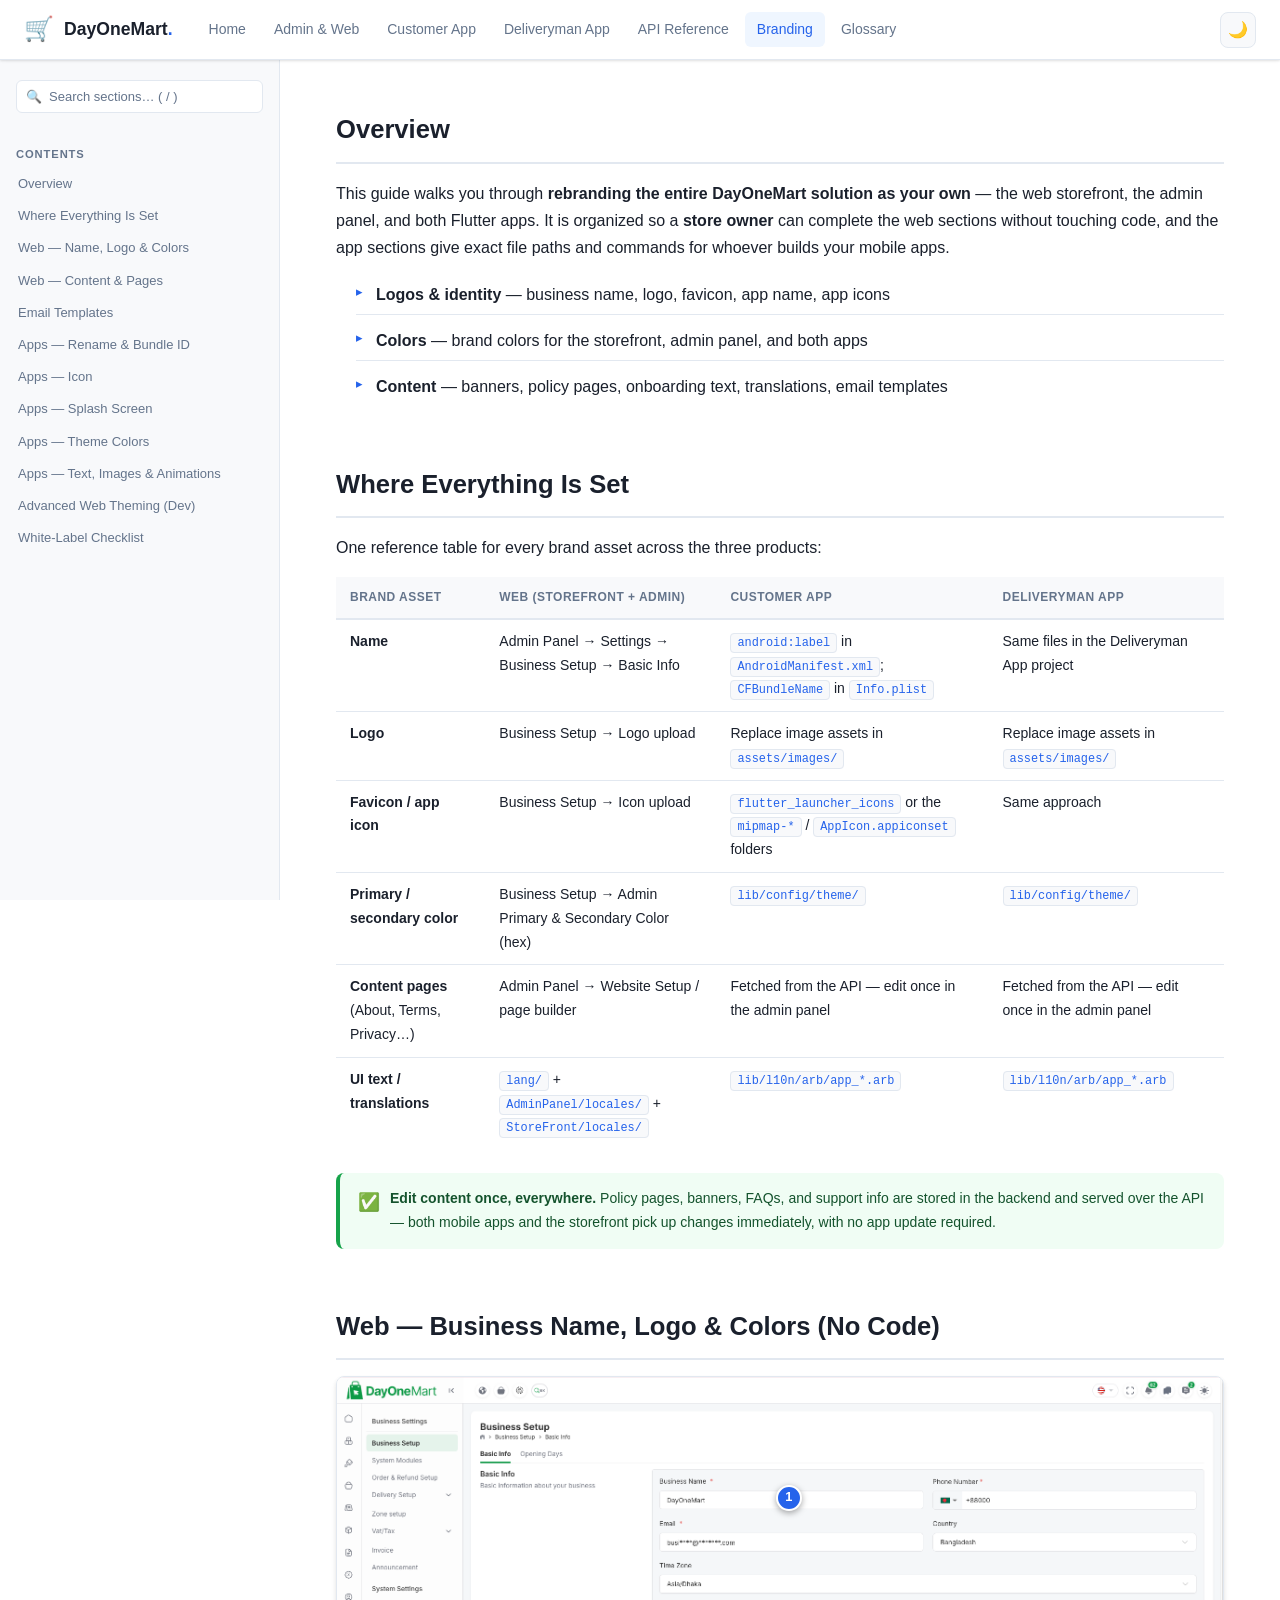
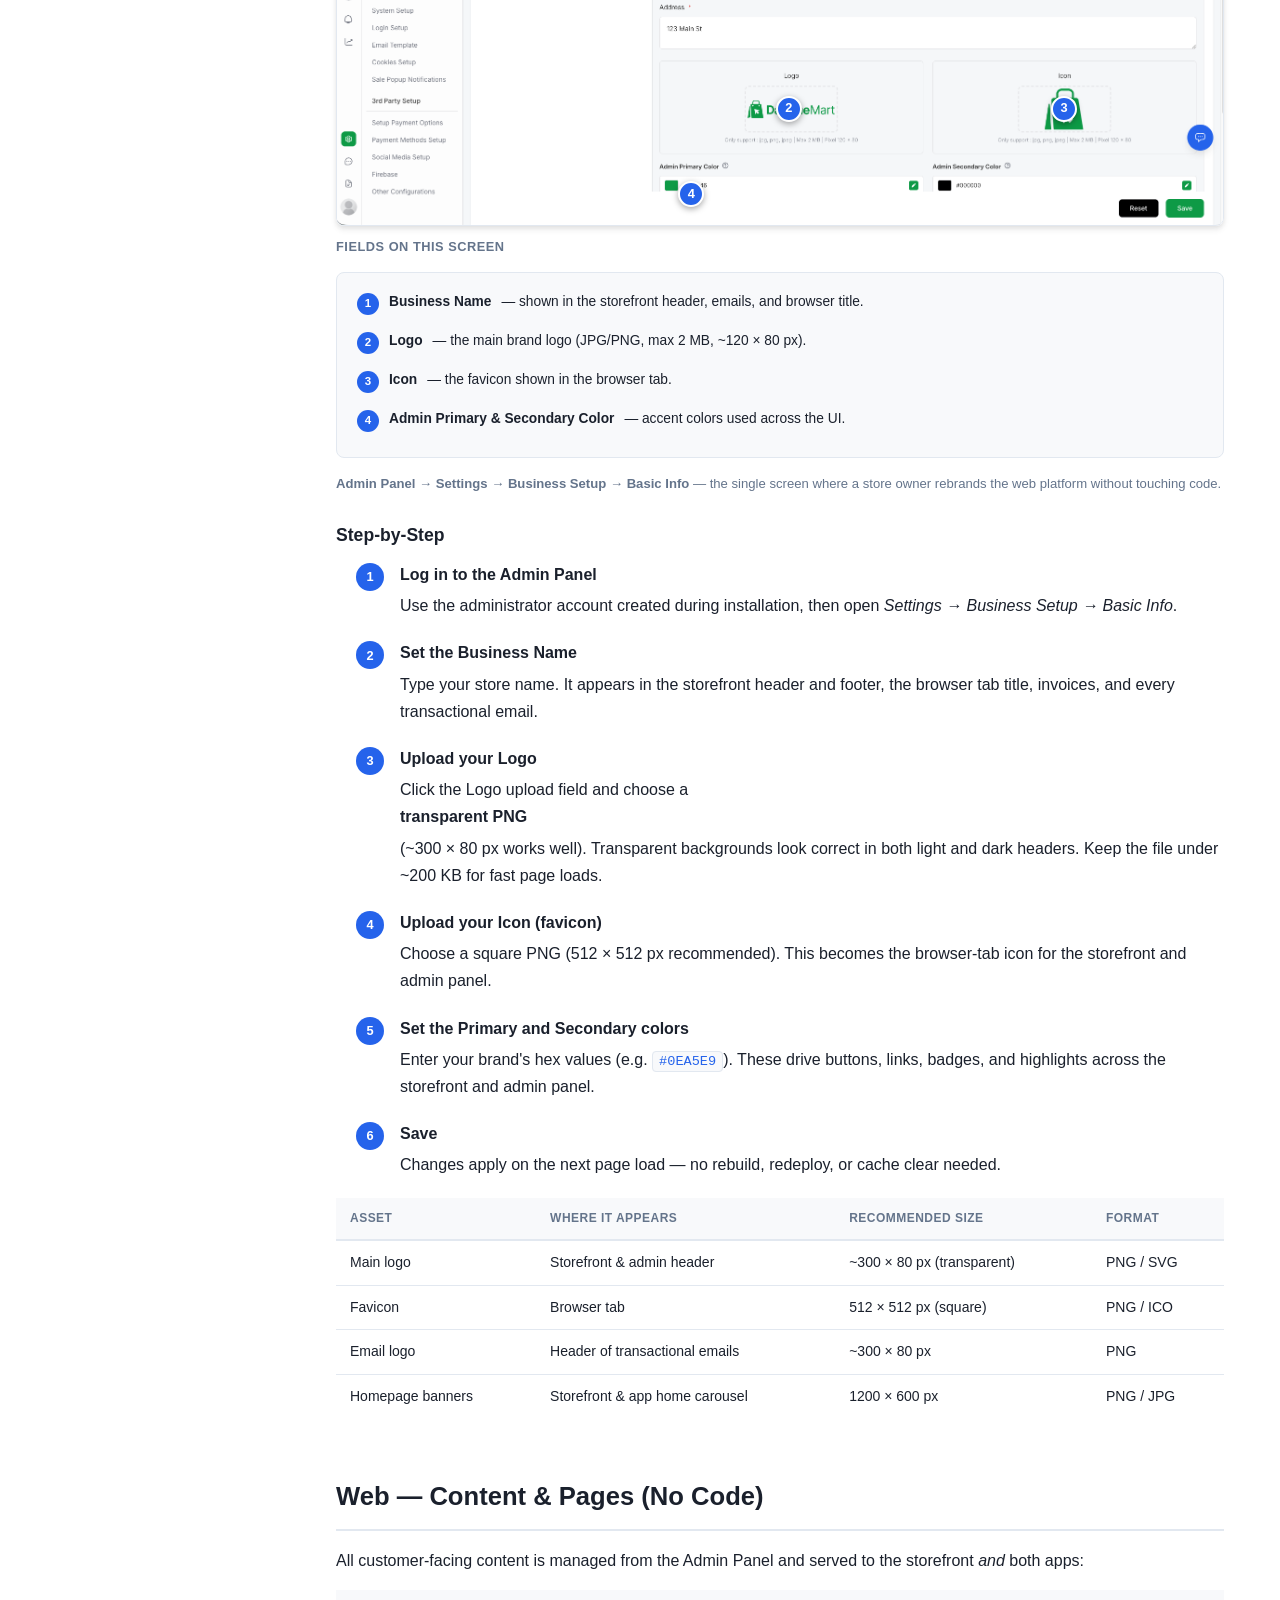
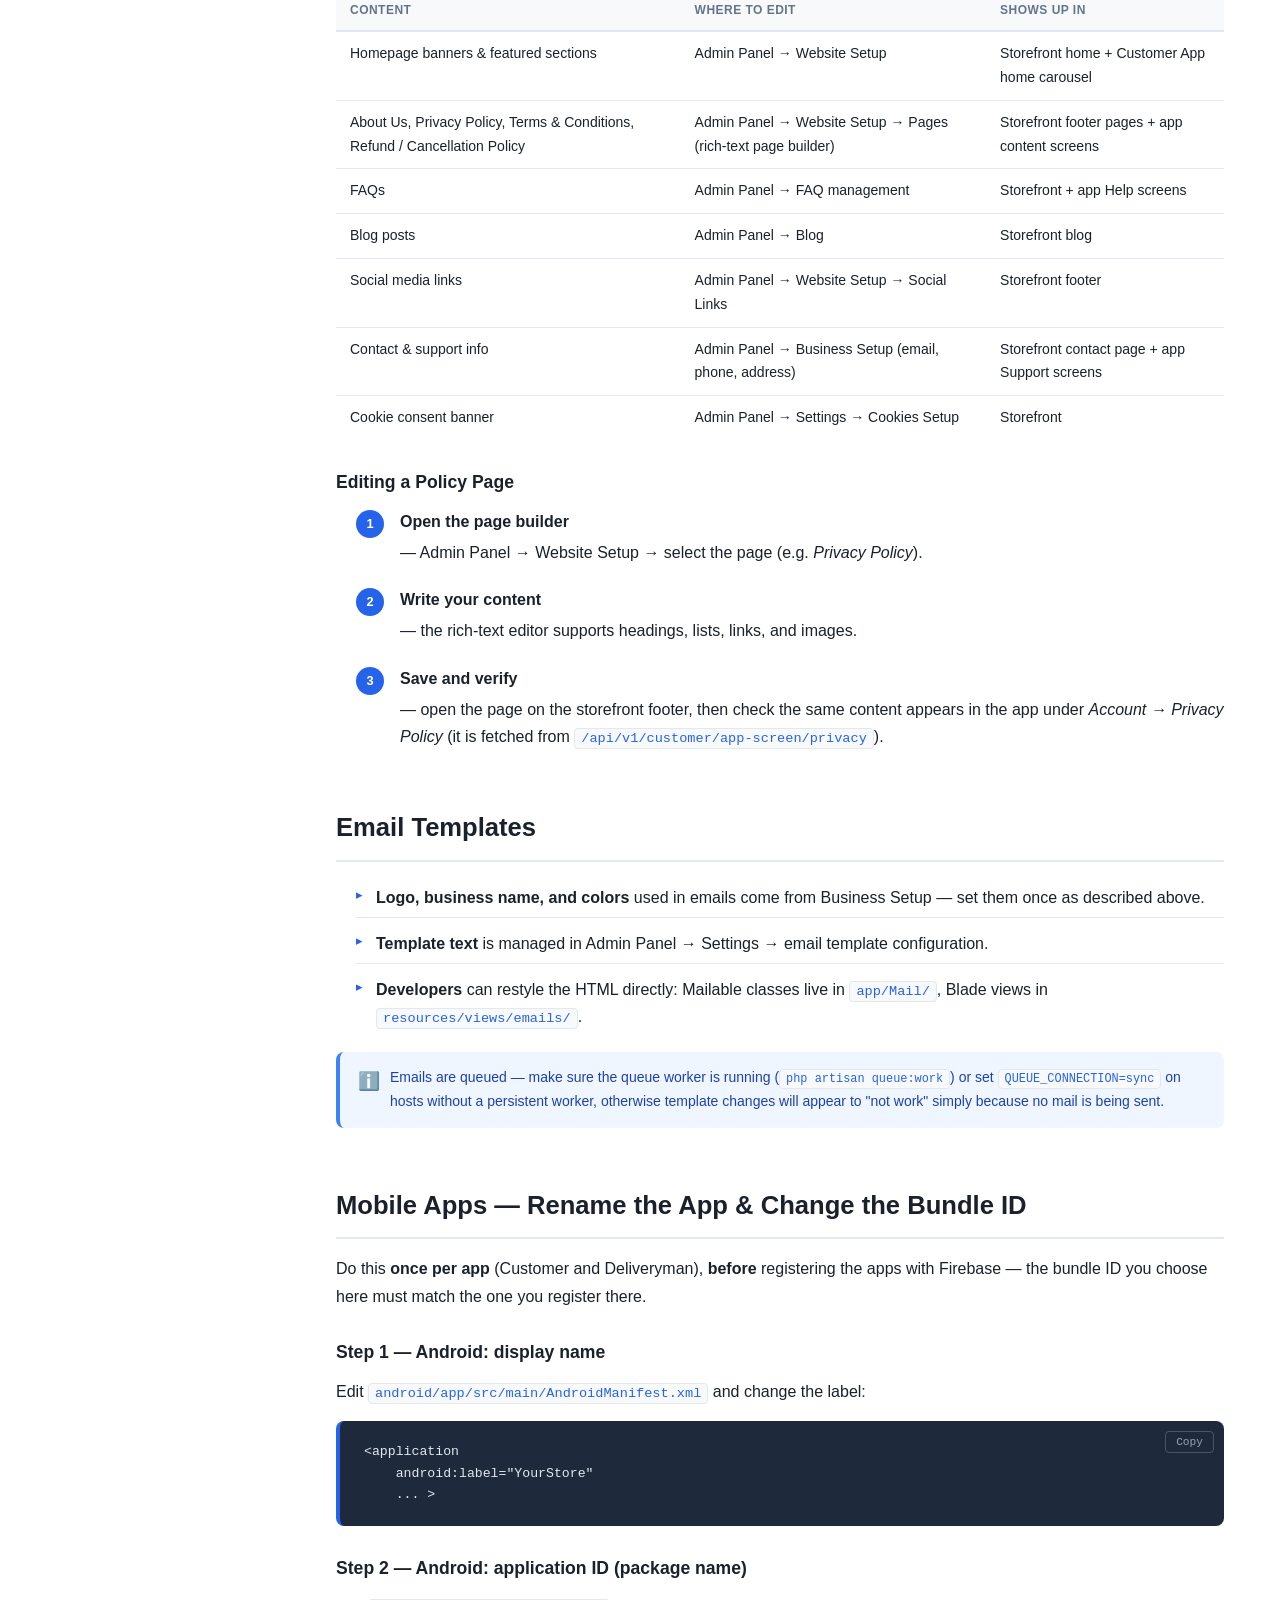
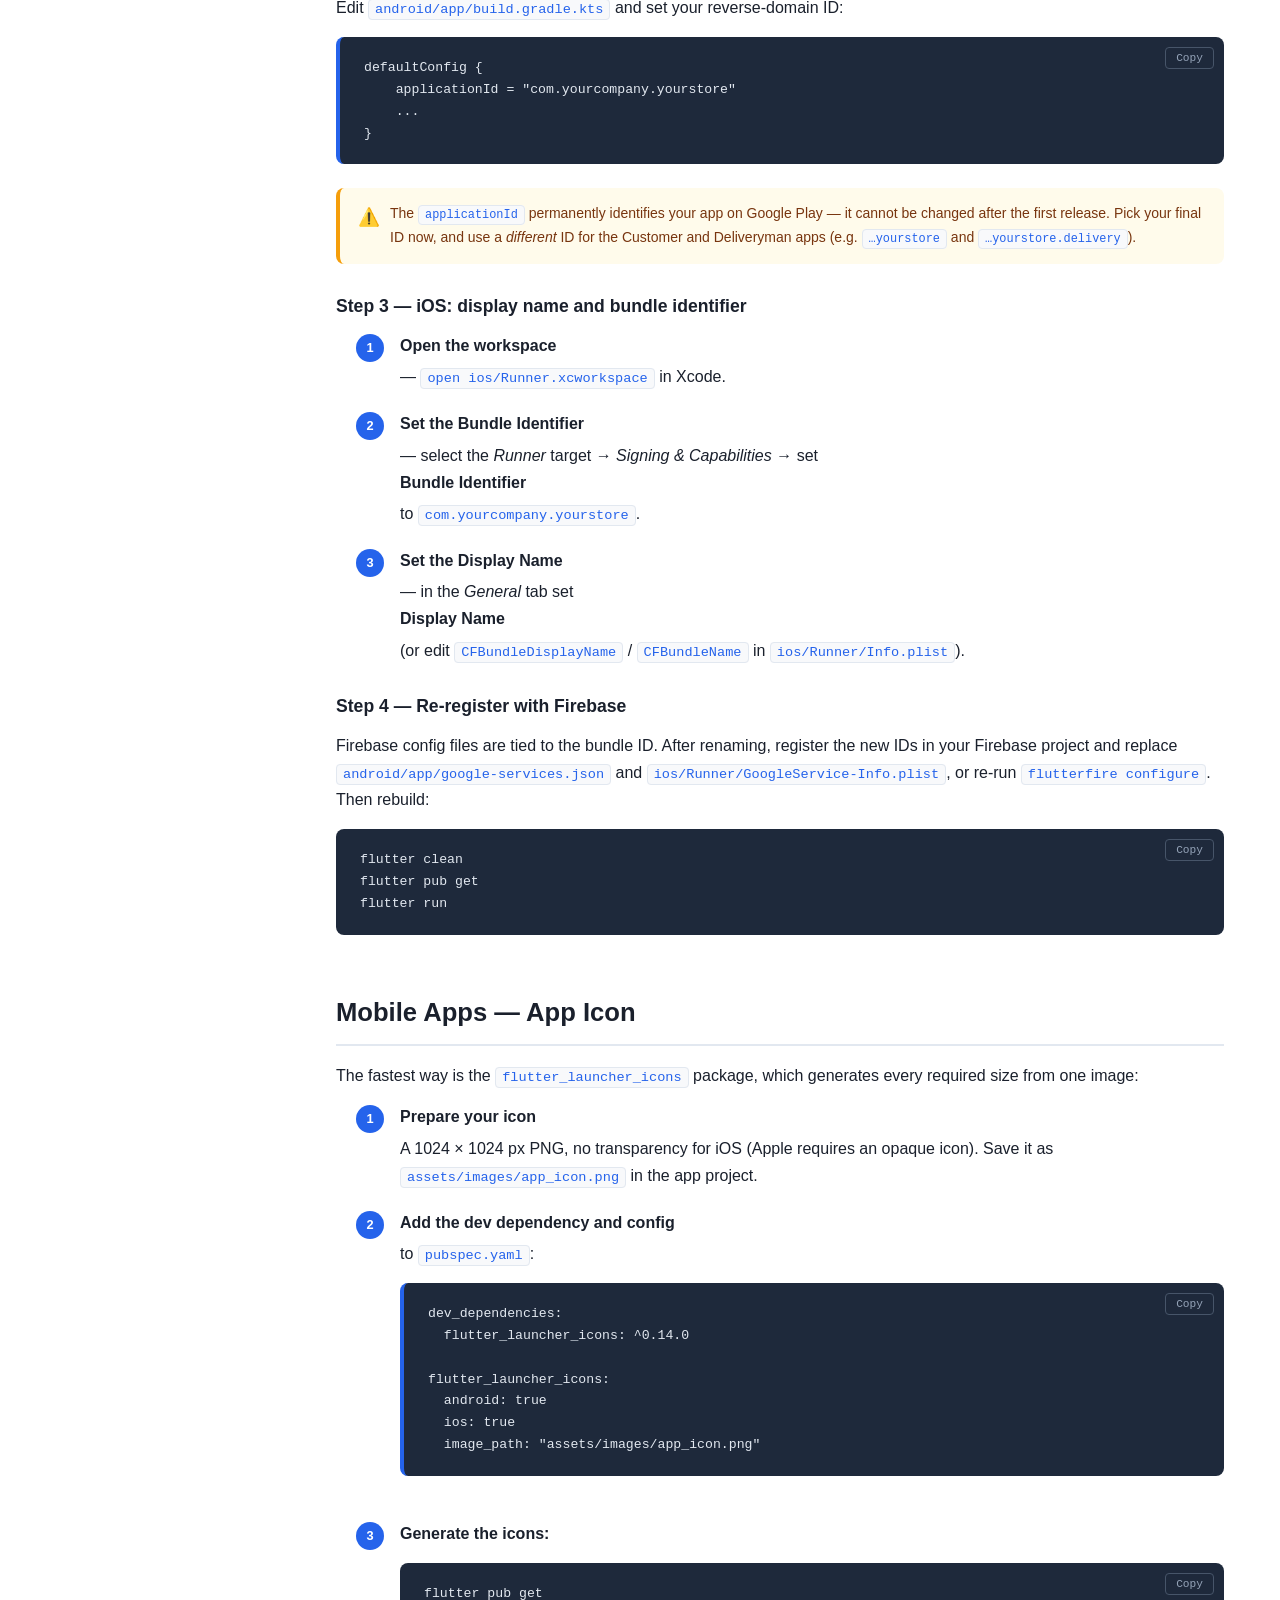
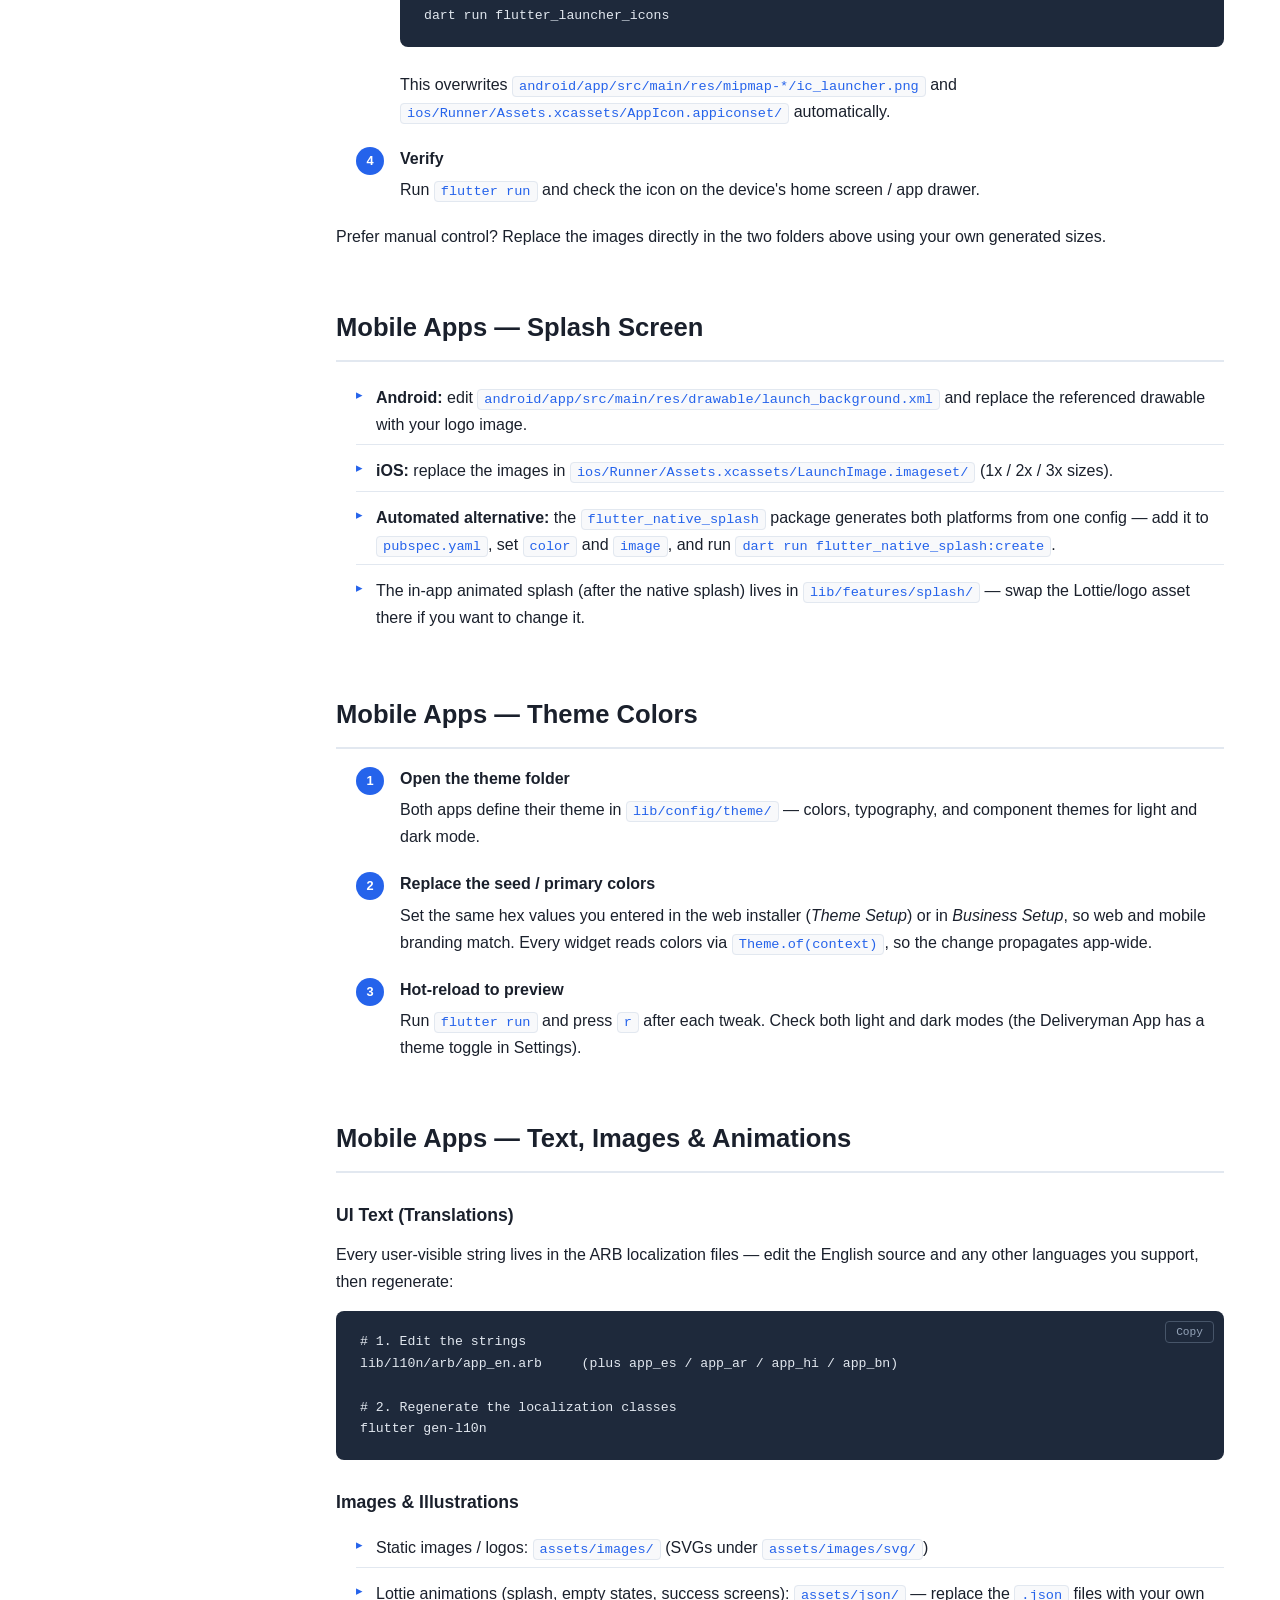
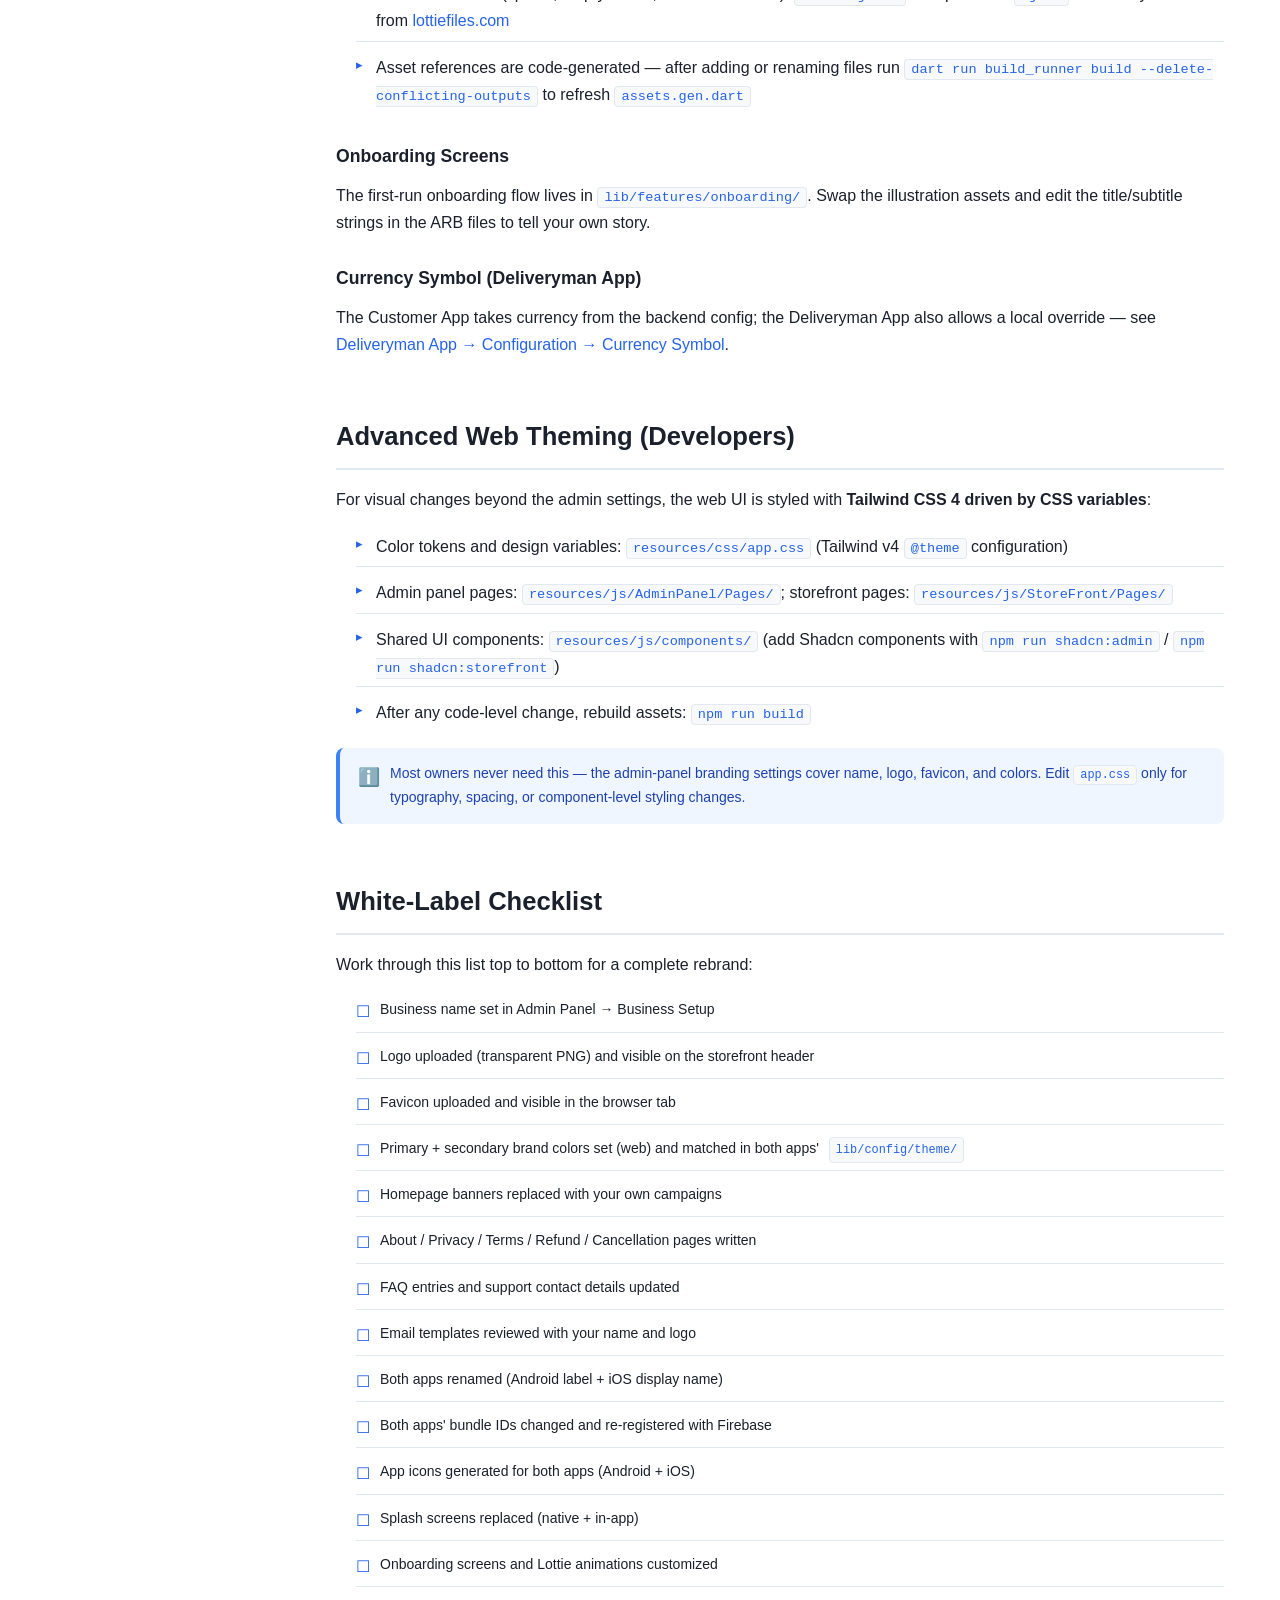
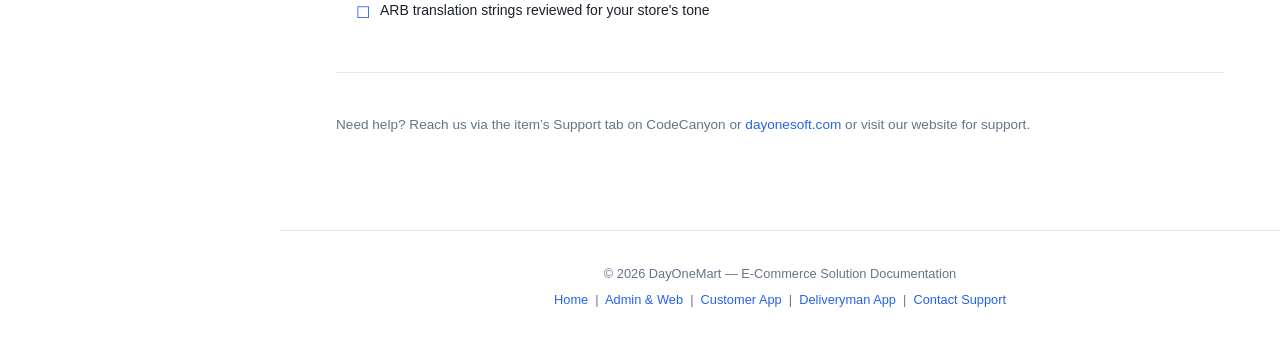
<file: source/pages/branding-guide.html>
<!DOCTYPE html>
<html lang="en">
<head>
  <meta charset="UTF-8" />
  <meta name="viewport" content="width=device-width, initial-scale=1.0" />
  <title>Branding &amp; Customization Guide — DayOneMart Docs</title>
  <link rel="stylesheet" href="../assets/css/docs.css" />
  <link rel="icon" href="data:image/svg+xml,<svg xmlns='http://www.w3.org/2000/svg' viewBox='0 0 100 100'><text y='.9em' font-size='90'>🎨</text></svg>" />
</head>
<body>

<!-- ============================================================
     NAVBAR
     ============================================================ -->
<header class="navbar">
  <a class="brand" href="../../index.html">
    <span style="font-size:1.5rem;">🛒</span>
    <span>DayOneMart<span class="brand-dot">.</span></span>
  </a>
  <nav>
    <a href="../../index.html">Home</a>
    <a href="admin-and-web.html">Admin &amp; Web</a>
    <a href="customer-app.html">Customer App</a>
    <a href="deliveryman-app.html">Deliveryman App</a>
    <a href="api-reference.html">API Reference</a>
    <a href="branding-guide.html" class="active">Branding</a>
    <a href="../../index.html#glossary">Glossary</a>
  </nav>
  <div class="nav-actions">
    <button class="btn-icon menu-toggle" title="Toggle menu" aria-label="Toggle sidebar">☰</button>
    <button class="btn-icon theme-toggle" title="Toggle theme" aria-label="Toggle theme">🌙</button>
  </div>
</header>

<!-- ============================================================
     PAGE LAYOUT
     ============================================================ -->
<div class="scroll-progress"><div class="scroll-progress-bar"></div></div>
<div class="page-doc">

  <!-- ---- Sidebar ---- -->
  <aside class="sidebar">
    <div class="sidebar-search">
      <span class="search-icon">🔍</span>
      <input id="search" type="search" placeholder="Search sections… ( / )" />
    </div>

    <h4>Contents</h4>
    <nav>
      <ul class="toc">
        <li><a href="#overview">Overview</a></li>
        <li><a href="#branding-map">Where Everything Is Set</a></li>
        <li><a href="#web-branding">Web — Name, Logo &amp; Colors</a></li>
        <li><a href="#web-content">Web — Content &amp; Pages</a></li>
        <li><a href="#email-branding">Email Templates</a></li>
        <li><a href="#app-rename">Apps — Rename &amp; Bundle ID</a></li>
        <li><a href="#app-icon">Apps — Icon</a></li>
        <li><a href="#app-splash">Apps — Splash Screen</a></li>
        <li><a href="#app-colors">Apps — Theme Colors</a></li>
        <li><a href="#app-content">Apps — Text, Images &amp; Animations</a></li>
        <li><a href="#advanced-theming">Advanced Web Theming (Dev)</a></li>
        <li><a href="#whitelabel-checklist">White-Label Checklist</a></li>
      </ul>
    </nav>
  </aside>

  <!-- ---- Main Content ---- -->
  <section class="content">

    <!-- ========================================================
         OVERVIEW
         ======================================================== -->
    <h2 id="overview">Overview</h2>

    <p>
      This guide walks you through <strong>rebranding the entire DayOneMart solution as your own</strong> —
      the web storefront, the admin panel, and both Flutter apps. It is organized so a
      <strong>store owner</strong> can complete the web sections without touching code, and the
      app sections give exact file paths and commands for whoever builds your mobile apps.
    </p>

    <ul class="list">
      <li><strong>Logos &amp; identity</strong> — business name, logo, favicon, app name, app icons</li>
      <li><strong>Colors</strong> — brand colors for the storefront, admin panel, and both apps</li>
      <li><strong>Content</strong> — banners, policy pages, onboarding text, translations, email templates</li>
    </ul>

    <!-- ========================================================
         BRANDING MAP
         ======================================================== -->
    <h2 id="branding-map">Where Everything Is Set</h2>

    <p>One reference table for every brand asset across the three products:</p>

    <table class="doc-table">
      <thead><tr><th>Brand asset</th><th>Web (storefront + admin)</th><th>Customer App</th><th>Deliveryman App</th></tr></thead>
      <tbody>
        <tr>
          <td><strong>Name</strong></td>
          <td>Admin Panel → Settings → Business Setup → Basic Info</td>
          <td><code>android:label</code> in <code>AndroidManifest.xml</code>; <code>CFBundleName</code> in <code>Info.plist</code></td>
          <td>Same files in the Deliveryman App project</td>
        </tr>
        <tr>
          <td><strong>Logo</strong></td>
          <td>Business Setup → Logo upload</td>
          <td>Replace image assets in <code>assets/images/</code></td>
          <td>Replace image assets in <code>assets/images/</code></td>
        </tr>
        <tr>
          <td><strong>Favicon / app icon</strong></td>
          <td>Business Setup → Icon upload</td>
          <td><code>flutter_launcher_icons</code> or the <code>mipmap-*</code> / <code>AppIcon.appiconset</code> folders</td>
          <td>Same approach</td>
        </tr>
        <tr>
          <td><strong>Primary / secondary color</strong></td>
          <td>Business Setup → Admin Primary &amp; Secondary Color (hex)</td>
          <td><code>lib/config/theme/</code></td>
          <td><code>lib/config/theme/</code></td>
        </tr>
        <tr>
          <td><strong>Content pages</strong> (About, Terms, Privacy…)</td>
          <td>Admin Panel → Website Setup / page builder</td>
          <td>Fetched from the API — edit once in the admin panel</td>
          <td>Fetched from the API — edit once in the admin panel</td>
        </tr>
        <tr>
          <td><strong>UI text / translations</strong></td>
          <td><code>lang/</code> + <code>AdminPanel/locales/</code> + <code>StoreFront/locales/</code></td>
          <td><code>lib/l10n/arb/app_*.arb</code></td>
          <td><code>lib/l10n/arb/app_*.arb</code></td>
        </tr>
      </tbody>
    </table>

    <div class="alert alert-success">
      <span class="alert-icon">✅</span>
      <div>
        <strong>Edit content once, everywhere.</strong> Policy pages, banners, FAQs, and support info
        are stored in the backend and served over the API — both mobile apps and the storefront pick
        up changes immediately, with no app update required.
      </div>
    </div>

    <!-- ========================================================
         WEB BRANDING
         ======================================================== -->
    <h2 id="web-branding">Web — Business Name, Logo &amp; Colors (No Code)</h2>

    <figure class="doc-figure">
      <div class="shot">
        <img src="../assets/images/screenshots/admin-branding.png"
             alt="Admin Panel Business Setup — business name, logo, icon/favicon, and admin primary/secondary color fields"
             class="doc-img" />
        <span class="pin" style="left:51%;top:27%;">1</span>
        <span class="pin" style="left:51%;top:74%;">2</span>
        <span class="pin" style="left:82%;top:74%;">3</span>
        <span class="pin" style="left:40%;top:93%;">4</span>
      </div>
      <p class="callout-title">Fields on this screen</p>
      <ol class="callout-legend">
        <li><strong>Business Name</strong> — shown in the storefront header, emails, and browser title.</li>
        <li><strong>Logo</strong> — the main brand logo (JPG/PNG, max 2 MB, ~120 × 80 px).</li>
        <li><strong>Icon</strong> — the favicon shown in the browser tab.</li>
        <li><strong>Admin Primary &amp; Secondary Color</strong> — accent colors used across the UI.</li>
      </ol>
      <figcaption>
        <strong>Admin Panel → Settings → Business Setup → Basic Info</strong> — the single screen where
        a store owner rebrands the web platform without touching code.
      </figcaption>
    </figure>

    <h3>Step-by-Step</h3>
    <ol class="steps">
      <li>
        <div class="step-body">
          <strong>Log in to the Admin Panel</strong>
          Use the administrator account created during installation, then open
          <em>Settings → Business Setup → Basic Info</em>.
        </div>
      </li>
      <li>
        <div class="step-body">
          <strong>Set the Business Name</strong>
          Type your store name. It appears in the storefront header and footer, the browser tab title,
          invoices, and every transactional email.
        </div>
      </li>
      <li>
        <div class="step-body">
          <strong>Upload your Logo</strong>
          Click the Logo upload field and choose a <strong>transparent PNG</strong> (~300 × 80 px works
          well). Transparent backgrounds look correct in both light and dark headers. Keep the file
          under ~200 KB for fast page loads.
        </div>
      </li>
      <li>
        <div class="step-body">
          <strong>Upload your Icon (favicon)</strong>
          Choose a square PNG (512 × 512 px recommended). This becomes the browser-tab icon for the
          storefront and admin panel.
        </div>
      </li>
      <li>
        <div class="step-body">
          <strong>Set the Primary and Secondary colors</strong>
          Enter your brand's hex values (e.g. <code>#0EA5E9</code>). These drive buttons, links,
          badges, and highlights across the storefront and admin panel.
        </div>
      </li>
      <li>
        <div class="step-body">
          <strong>Save</strong>
          Changes apply on the next page load — no rebuild, redeploy, or cache clear needed.
        </div>
      </li>
    </ol>

    <table class="doc-table">
      <thead><tr><th>Asset</th><th>Where it appears</th><th>Recommended size</th><th>Format</th></tr></thead>
      <tbody>
        <tr><td>Main logo</td><td>Storefront &amp; admin header</td><td>~300 × 80 px (transparent)</td><td>PNG / SVG</td></tr>
        <tr><td>Favicon</td><td>Browser tab</td><td>512 × 512 px (square)</td><td>PNG / ICO</td></tr>
        <tr><td>Email logo</td><td>Header of transactional emails</td><td>~300 × 80 px</td><td>PNG</td></tr>
        <tr><td>Homepage banners</td><td>Storefront &amp; app home carousel</td><td>1200 × 600 px</td><td>PNG / JPG</td></tr>
      </tbody>
    </table>

    <!-- ========================================================
         WEB CONTENT
         ======================================================== -->
    <h2 id="web-content">Web — Content &amp; Pages (No Code)</h2>

    <p>All customer-facing content is managed from the Admin Panel and served to the storefront <em>and</em> both apps:</p>

    <table class="doc-table">
      <thead><tr><th>Content</th><th>Where to edit</th><th>Shows up in</th></tr></thead>
      <tbody>
        <tr><td>Homepage banners &amp; featured sections</td><td>Admin Panel → Website Setup</td><td>Storefront home + Customer App home carousel</td></tr>
        <tr><td>About Us, Privacy Policy, Terms &amp; Conditions, Refund / Cancellation Policy</td><td>Admin Panel → Website Setup → Pages (rich-text page builder)</td><td>Storefront footer pages + app content screens</td></tr>
        <tr><td>FAQs</td><td>Admin Panel → FAQ management</td><td>Storefront + app Help screens</td></tr>
        <tr><td>Blog posts</td><td>Admin Panel → Blog</td><td>Storefront blog</td></tr>
        <tr><td>Social media links</td><td>Admin Panel → Website Setup → Social Links</td><td>Storefront footer</td></tr>
        <tr><td>Contact &amp; support info</td><td>Admin Panel → Business Setup (email, phone, address)</td><td>Storefront contact page + app Support screens</td></tr>
        <tr><td>Cookie consent banner</td><td>Admin Panel → Settings → Cookies Setup</td><td>Storefront</td></tr>
      </tbody>
    </table>

    <h3>Editing a Policy Page</h3>
    <ol class="steps">
      <li><div class="step-body"><strong>Open the page builder</strong> — Admin Panel → Website Setup → select the page (e.g. <em>Privacy Policy</em>).</div></li>
      <li><div class="step-body"><strong>Write your content</strong> — the rich-text editor supports headings, lists, links, and images.</div></li>
      <li><div class="step-body"><strong>Save and verify</strong> — open the page on the storefront footer, then check the same content appears in the app under <em>Account → Privacy Policy</em> (it is fetched from <code>/api/v1/customer/app-screen/privacy</code>).</div></li>
    </ol>

    <!-- ========================================================
         EMAIL BRANDING
         ======================================================== -->
    <h2 id="email-branding">Email Templates</h2>

    <ul class="list">
      <li><strong>Logo, business name, and colors</strong> used in emails come from Business Setup — set them once as described above.</li>
      <li><strong>Template text</strong> is managed in Admin Panel → Settings → email template configuration.</li>
      <li><strong>Developers</strong> can restyle the HTML directly: Mailable classes live in <code>app/Mail/</code>, Blade views in <code>resources/views/emails/</code>.</li>
    </ul>

    <div class="alert alert-info">
      <span class="alert-icon">ℹ️</span>
      <div>
        Emails are queued — make sure the queue worker is running
        (<code>php artisan queue:work</code>) or set <code>QUEUE_CONNECTION=sync</code> on hosts
        without a persistent worker, otherwise template changes will appear to "not work" simply
        because no mail is being sent.
      </div>
    </div>

    <!-- ========================================================
         APP RENAME
         ======================================================== -->
    <h2 id="app-rename">Mobile Apps — Rename the App &amp; Change the Bundle ID</h2>

    <p>
      Do this <strong>once per app</strong> (Customer and Deliveryman), <strong>before</strong>
      registering the apps with Firebase — the bundle ID you choose here must match the one you
      register there.
    </p>

    <h3>Step 1 — Android: display name</h3>
    <p>Edit <code>android/app/src/main/AndroidManifest.xml</code> and change the label:</p>
<pre class="code highlight">
&lt;application
    android:label="YourStore"
    ... &gt;
</pre>

    <h3>Step 2 — Android: application ID (package name)</h3>
    <p>Edit <code>android/app/build.gradle.kts</code> and set your reverse-domain ID:</p>
<pre class="code highlight">
defaultConfig {
    applicationId = "com.yourcompany.yourstore"
    ...
}
</pre>
    <div class="alert alert-warning">
      <span class="alert-icon">⚠️</span>
      <div>
        The <code>applicationId</code> permanently identifies your app on Google Play — it cannot be
        changed after the first release. Pick your final ID now, and use a <em>different</em> ID for
        the Customer and Deliveryman apps (e.g. <code>…yourstore</code> and
        <code>…yourstore.delivery</code>).
      </div>
    </div>

    <h3>Step 3 — iOS: display name and bundle identifier</h3>
    <ol class="steps">
      <li>
        <div class="step-body">
          <strong>Open the workspace</strong> — <code>open ios/Runner.xcworkspace</code> in Xcode.
        </div>
      </li>
      <li>
        <div class="step-body">
          <strong>Set the Bundle Identifier</strong> — select the <em>Runner</em> target →
          <em>Signing &amp; Capabilities</em> → set <strong>Bundle Identifier</strong> to
          <code>com.yourcompany.yourstore</code>.
        </div>
      </li>
      <li>
        <div class="step-body">
          <strong>Set the Display Name</strong> — in the <em>General</em> tab set
          <strong>Display Name</strong> (or edit <code>CFBundleDisplayName</code> /
          <code>CFBundleName</code> in <code>ios/Runner/Info.plist</code>).
        </div>
      </li>
    </ol>

    <h3>Step 4 — Re-register with Firebase</h3>
    <p>
      Firebase config files are tied to the bundle ID. After renaming, register the new IDs in your
      Firebase project and replace <code>android/app/google-services.json</code> and
      <code>ios/Runner/GoogleService-Info.plist</code>, or re-run <code>flutterfire configure</code>.
      Then rebuild:
    </p>
<pre class="code">
flutter clean
flutter pub get
flutter run
</pre>

    <!-- ========================================================
         APP ICON
         ======================================================== -->
    <h2 id="app-icon">Mobile Apps — App Icon</h2>

    <p>The fastest way is the <code>flutter_launcher_icons</code> package, which generates every required size from one image:</p>

    <ol class="steps">
      <li>
        <div class="step-body">
          <strong>Prepare your icon</strong>
          A 1024 × 1024 px PNG, no transparency for iOS (Apple requires an opaque icon). Save it as
          <code>assets/images/app_icon.png</code> in the app project.
        </div>
      </li>
      <li>
        <div class="step-body">
          <strong>Add the dev dependency and config</strong> to <code>pubspec.yaml</code>:
<pre class="code highlight">
dev_dependencies:
  flutter_launcher_icons: ^0.14.0

flutter_launcher_icons:
  android: true
  ios: true
  image_path: "assets/images/app_icon.png"
</pre>
        </div>
      </li>
      <li>
        <div class="step-body">
          <strong>Generate the icons:</strong>
<pre class="code">
flutter pub get
dart run flutter_launcher_icons
</pre>
          This overwrites <code>android/app/src/main/res/mipmap-*/ic_launcher.png</code> and
          <code>ios/Runner/Assets.xcassets/AppIcon.appiconset/</code> automatically.
        </div>
      </li>
      <li>
        <div class="step-body">
          <strong>Verify</strong>
          Run <code>flutter run</code> and check the icon on the device's home screen / app drawer.
        </div>
      </li>
    </ol>

    <p>Prefer manual control? Replace the images directly in the two folders above using your own generated sizes.</p>

    <!-- ========================================================
         APP SPLASH
         ======================================================== -->
    <h2 id="app-splash">Mobile Apps — Splash Screen</h2>

    <ul class="list">
      <li><strong>Android:</strong> edit <code>android/app/src/main/res/drawable/launch_background.xml</code> and replace the referenced drawable with your logo image.</li>
      <li><strong>iOS:</strong> replace the images in <code>ios/Runner/Assets.xcassets/LaunchImage.imageset/</code> (1x / 2x / 3x sizes).</li>
      <li><strong>Automated alternative:</strong> the <code>flutter_native_splash</code> package generates both platforms from one config — add it to <code>pubspec.yaml</code>, set <code>color</code> and <code>image</code>, and run <code>dart run flutter_native_splash:create</code>.</li>
      <li>The in-app animated splash (after the native splash) lives in <code>lib/features/splash/</code> — swap the Lottie/logo asset there if you want to change it.</li>
    </ul>

    <!-- ========================================================
         APP COLORS
         ======================================================== -->
    <h2 id="app-colors">Mobile Apps — Theme Colors</h2>

    <ol class="steps">
      <li>
        <div class="step-body">
          <strong>Open the theme folder</strong>
          Both apps define their theme in <code>lib/config/theme/</code> — colors, typography, and
          component themes for light and dark mode.
        </div>
      </li>
      <li>
        <div class="step-body">
          <strong>Replace the seed / primary colors</strong>
          Set the same hex values you entered in the web installer (<em>Theme Setup</em>) or in
          <em>Business Setup</em>, so web and mobile branding match. Every widget reads colors via
          <code>Theme.of(context)</code>, so the change propagates app-wide.
        </div>
      </li>
      <li>
        <div class="step-body">
          <strong>Hot-reload to preview</strong>
          Run <code>flutter run</code> and press <code>r</code> after each tweak. Check both light and
          dark modes (the Deliveryman App has a theme toggle in Settings).
        </div>
      </li>
    </ol>

    <!-- ========================================================
         APP CONTENT
         ======================================================== -->
    <h2 id="app-content">Mobile Apps — Text, Images &amp; Animations</h2>

    <h3>UI Text (Translations)</h3>
    <p>
      Every user-visible string lives in the ARB localization files — edit the English source and any
      other languages you support, then regenerate:
    </p>
<pre class="code">
# 1. Edit the strings
lib/l10n/arb/app_en.arb     (plus app_es / app_ar / app_hi / app_bn)

# 2. Regenerate the localization classes
flutter gen-l10n
</pre>

    <h3>Images &amp; Illustrations</h3>
    <ul class="list">
      <li>Static images / logos: <code>assets/images/</code> (SVGs under <code>assets/images/svg/</code>)</li>
      <li>Lottie animations (splash, empty states, success screens): <code>assets/json/</code> — replace the <code>.json</code> files with your own from <a href="https://lottiefiles.com" target="_blank">lottiefiles.com</a></li>
      <li>Asset references are code-generated — after adding or renaming files run <code>dart run build_runner build --delete-conflicting-outputs</code> to refresh <code>assets.gen.dart</code></li>
    </ul>

    <h3>Onboarding Screens</h3>
    <p>
      The first-run onboarding flow lives in <code>lib/features/onboarding/</code>. Swap the
      illustration assets and edit the title/subtitle strings in the ARB files to tell your own story.
    </p>

    <h3>Currency Symbol (Deliveryman App)</h3>
    <p>
      The Customer App takes currency from the backend config; the Deliveryman App also allows a
      local override — see <a href="deliveryman-app.html#configuration">Deliveryman App →
      Configuration → Currency Symbol</a>.
    </p>

    <!-- ========================================================
         ADVANCED THEMING
         ======================================================== -->
    <h2 id="advanced-theming">Advanced Web Theming (Developers)</h2>

    <p>
      For visual changes beyond the admin settings, the web UI is styled with
      <strong>Tailwind CSS 4 driven by CSS variables</strong>:
    </p>
    <ul class="list">
      <li>Color tokens and design variables: <code>resources/css/app.css</code> (Tailwind v4 <code>@theme</code> configuration)</li>
      <li>Admin panel pages: <code>resources/js/AdminPanel/Pages/</code>; storefront pages: <code>resources/js/StoreFront/Pages/</code></li>
      <li>Shared UI components: <code>resources/js/components/</code> (add Shadcn components with <code>npm run shadcn:admin</code> / <code>npm run shadcn:storefront</code>)</li>
      <li>After any code-level change, rebuild assets: <code>npm run build</code></li>
    </ul>

    <div class="alert alert-info">
      <span class="alert-icon">ℹ️</span>
      <div>
        Most owners never need this — the admin-panel branding settings cover name, logo, favicon, and
        colors. Edit <code>app.css</code> only for typography, spacing, or component-level styling
        changes.
      </div>
    </div>

    <!-- ========================================================
         CHECKLIST
         ======================================================== -->
    <h2 id="whitelabel-checklist">White-Label Checklist</h2>

    <p>Work through this list top to bottom for a complete rebrand:</p>

    <ul class="checklist">
      <li>Business name set in Admin Panel → Business Setup</li>
      <li>Logo uploaded (transparent PNG) and visible on the storefront header</li>
      <li>Favicon uploaded and visible in the browser tab</li>
      <li>Primary + secondary brand colors set (web) and matched in both apps' <code>lib/config/theme/</code></li>
      <li>Homepage banners replaced with your own campaigns</li>
      <li>About / Privacy / Terms / Refund / Cancellation pages written</li>
      <li>FAQ entries and support contact details updated</li>
      <li>Email templates reviewed with your name and logo</li>
      <li>Both apps renamed (Android label + iOS display name)</li>
      <li>Both apps' bundle IDs changed and re-registered with Firebase</li>
      <li>App icons generated for both apps (Android + iOS)</li>
      <li>Splash screens replaced (native + in-app)</li>
      <li>Onboarding screens and Lottie animations customized</li>
      <li>ARB translation strings reviewed for your store's tone</li>
    </ul>

    <hr class="section-divider" />
    <p style="color:var(--text-muted);font-size:.85rem;">
      Need help? Reach us via the item’s Support tab on CodeCanyon or <a href="https://dayonesoft.com" target="_blank">dayonesoft.com</a>
      or visit our website for support.
    </p>

  </section>
</div>

<div class="doc-footer">
  <p>&copy; 2026 DayOneMart — E-Commerce Solution Documentation</p>
  <p style="margin-top:4px;">
    <a href="../../index.html">Home</a> &nbsp;|&nbsp;
    <a href="admin-and-web.html">Admin &amp; Web</a> &nbsp;|&nbsp;
    <a href="customer-app.html">Customer App</a> &nbsp;|&nbsp;
    <a href="deliveryman-app.html">Deliveryman App</a> &nbsp;|&nbsp;
    <a href="https://dayonesoft.com" target="_blank">Contact Support</a>
  </p>
</div>

<button class="back-to-top" aria-label="Back to top" title="Back to top">&#8593;</button>

<script src="../assets/js/docs.js"></script>
</body>
</html>
</file>
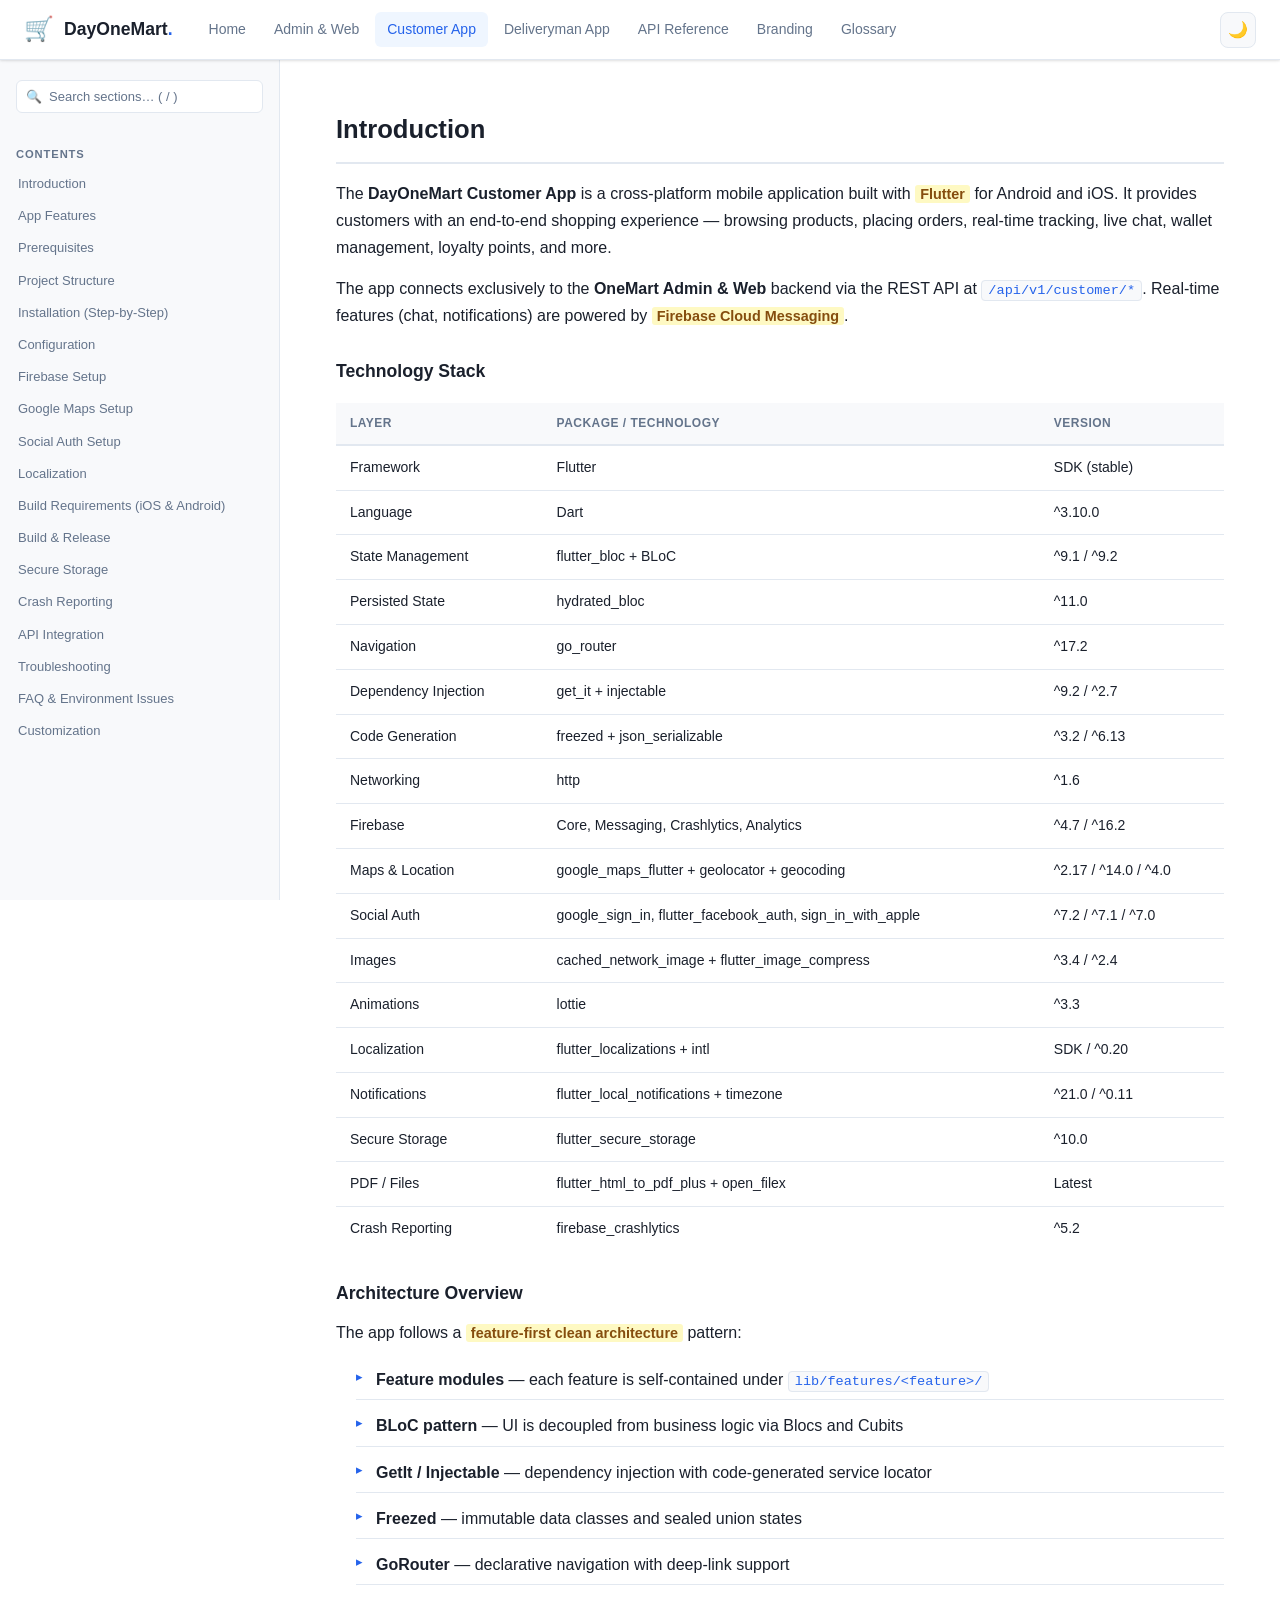
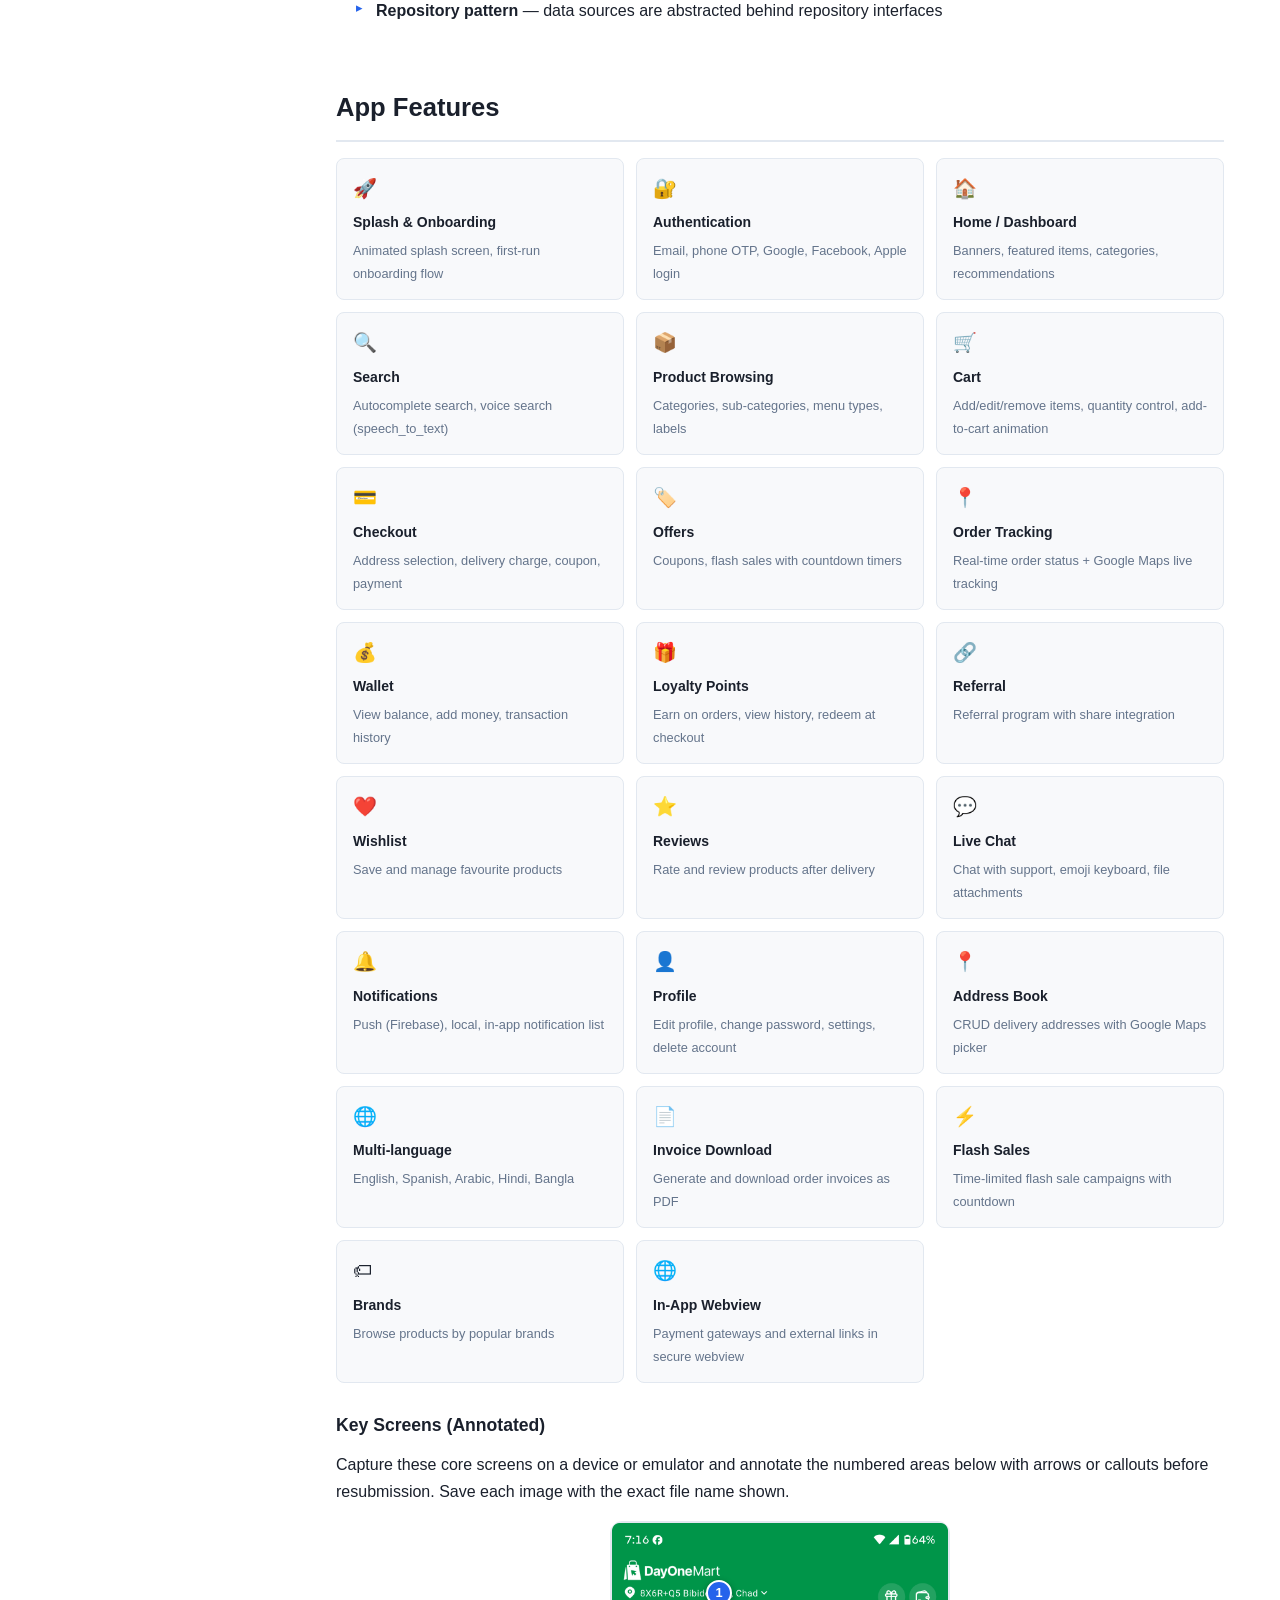
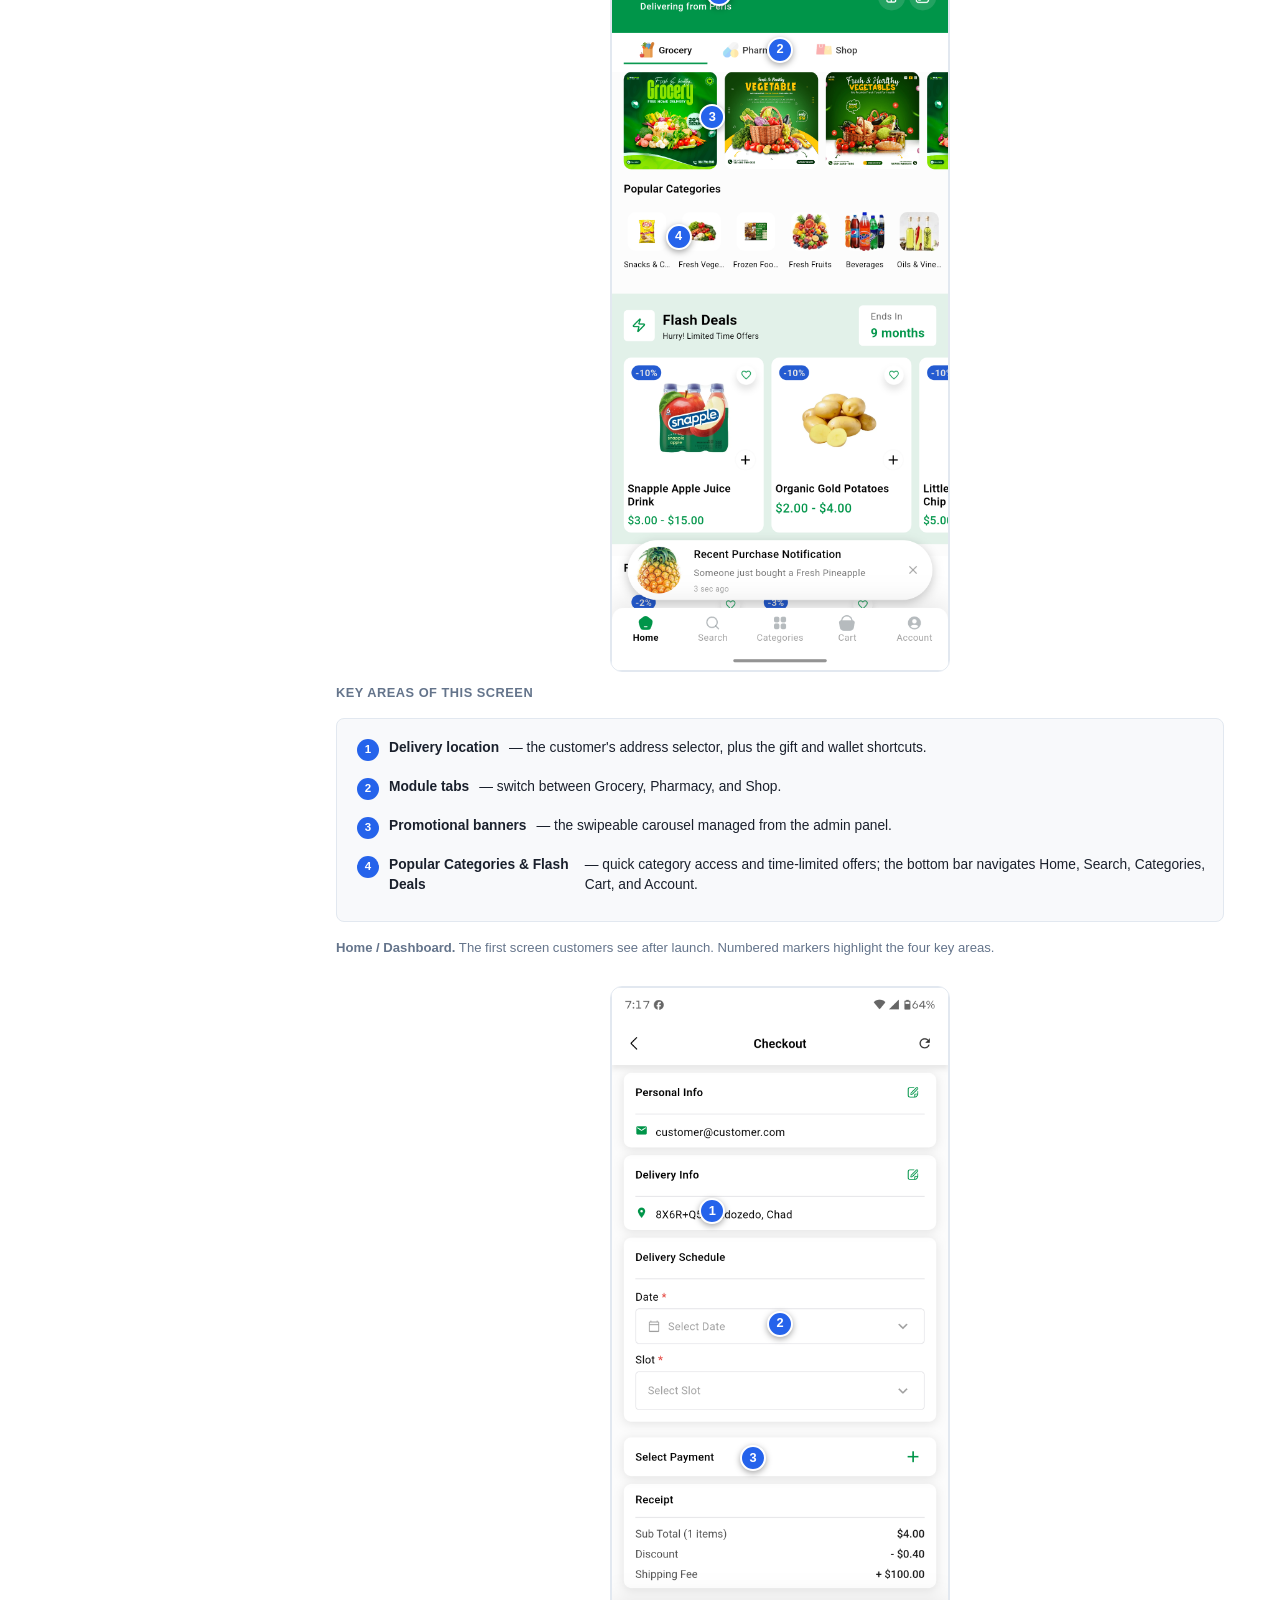
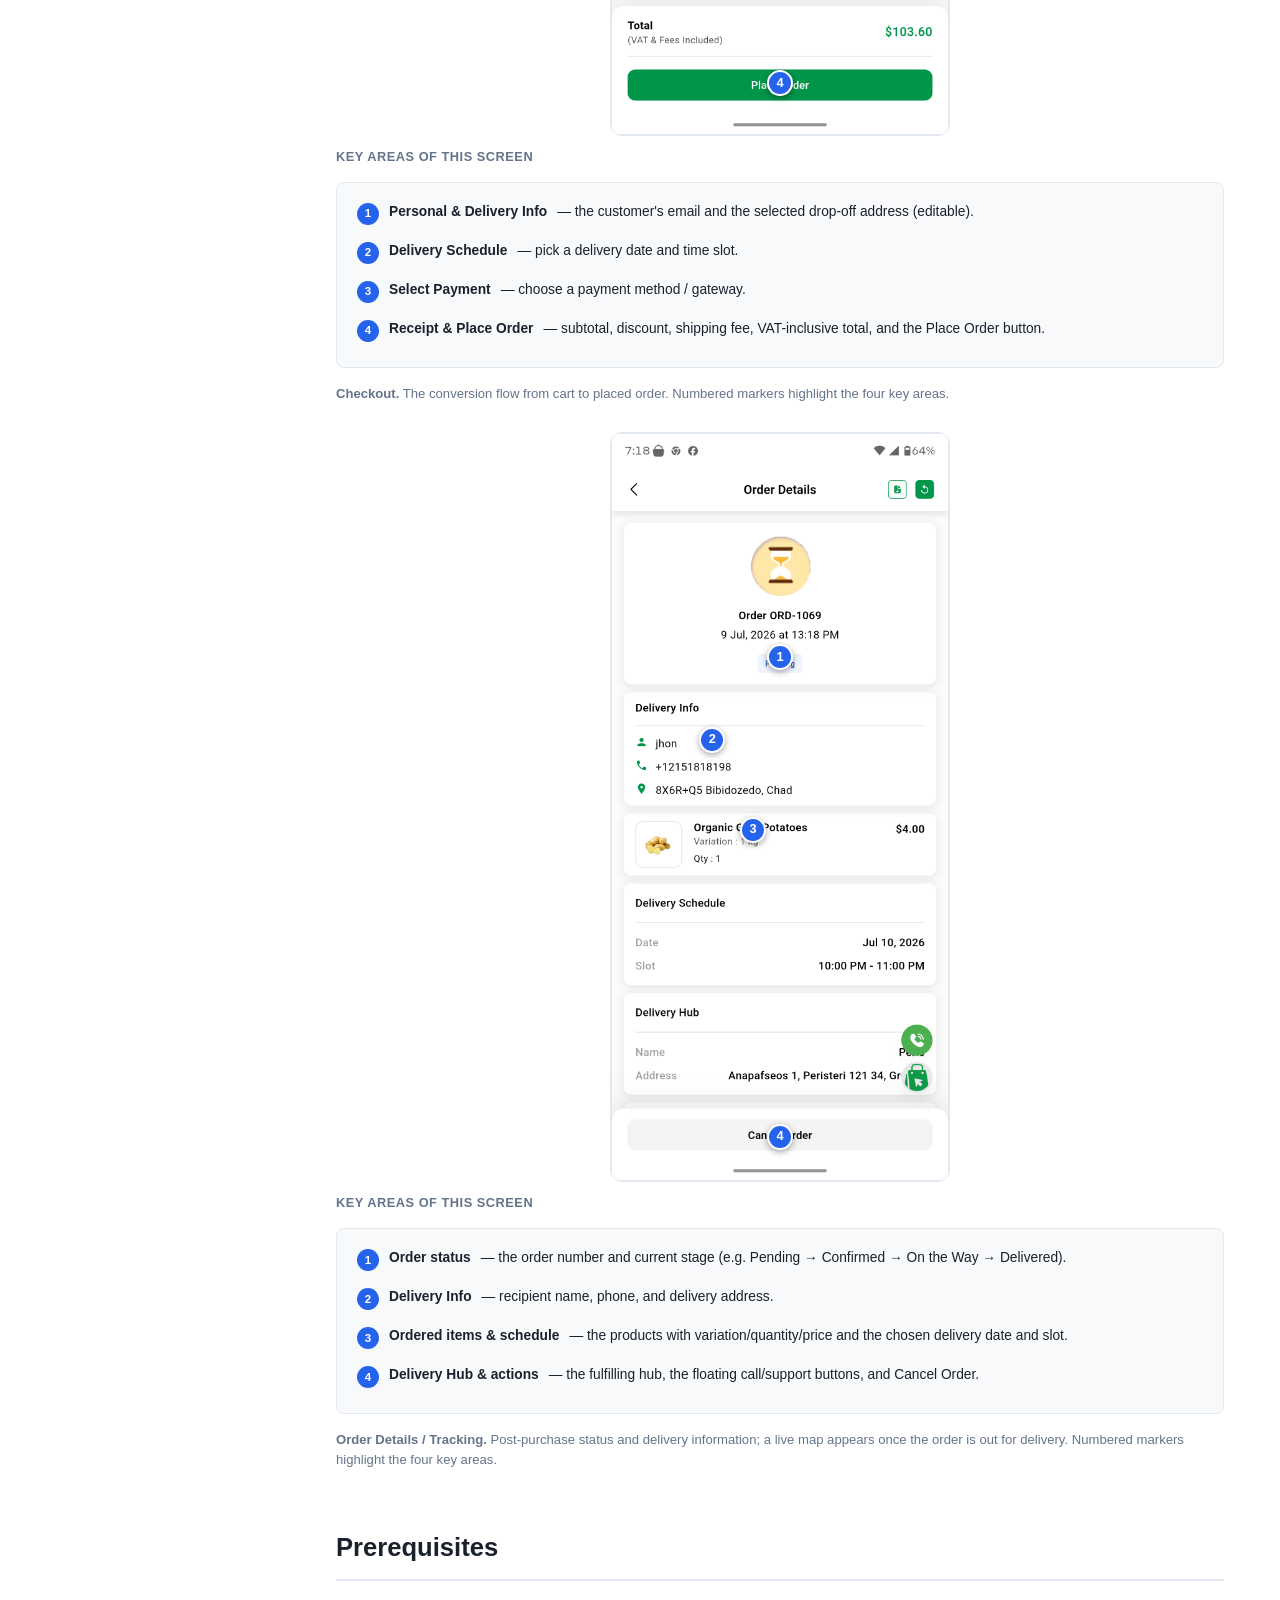
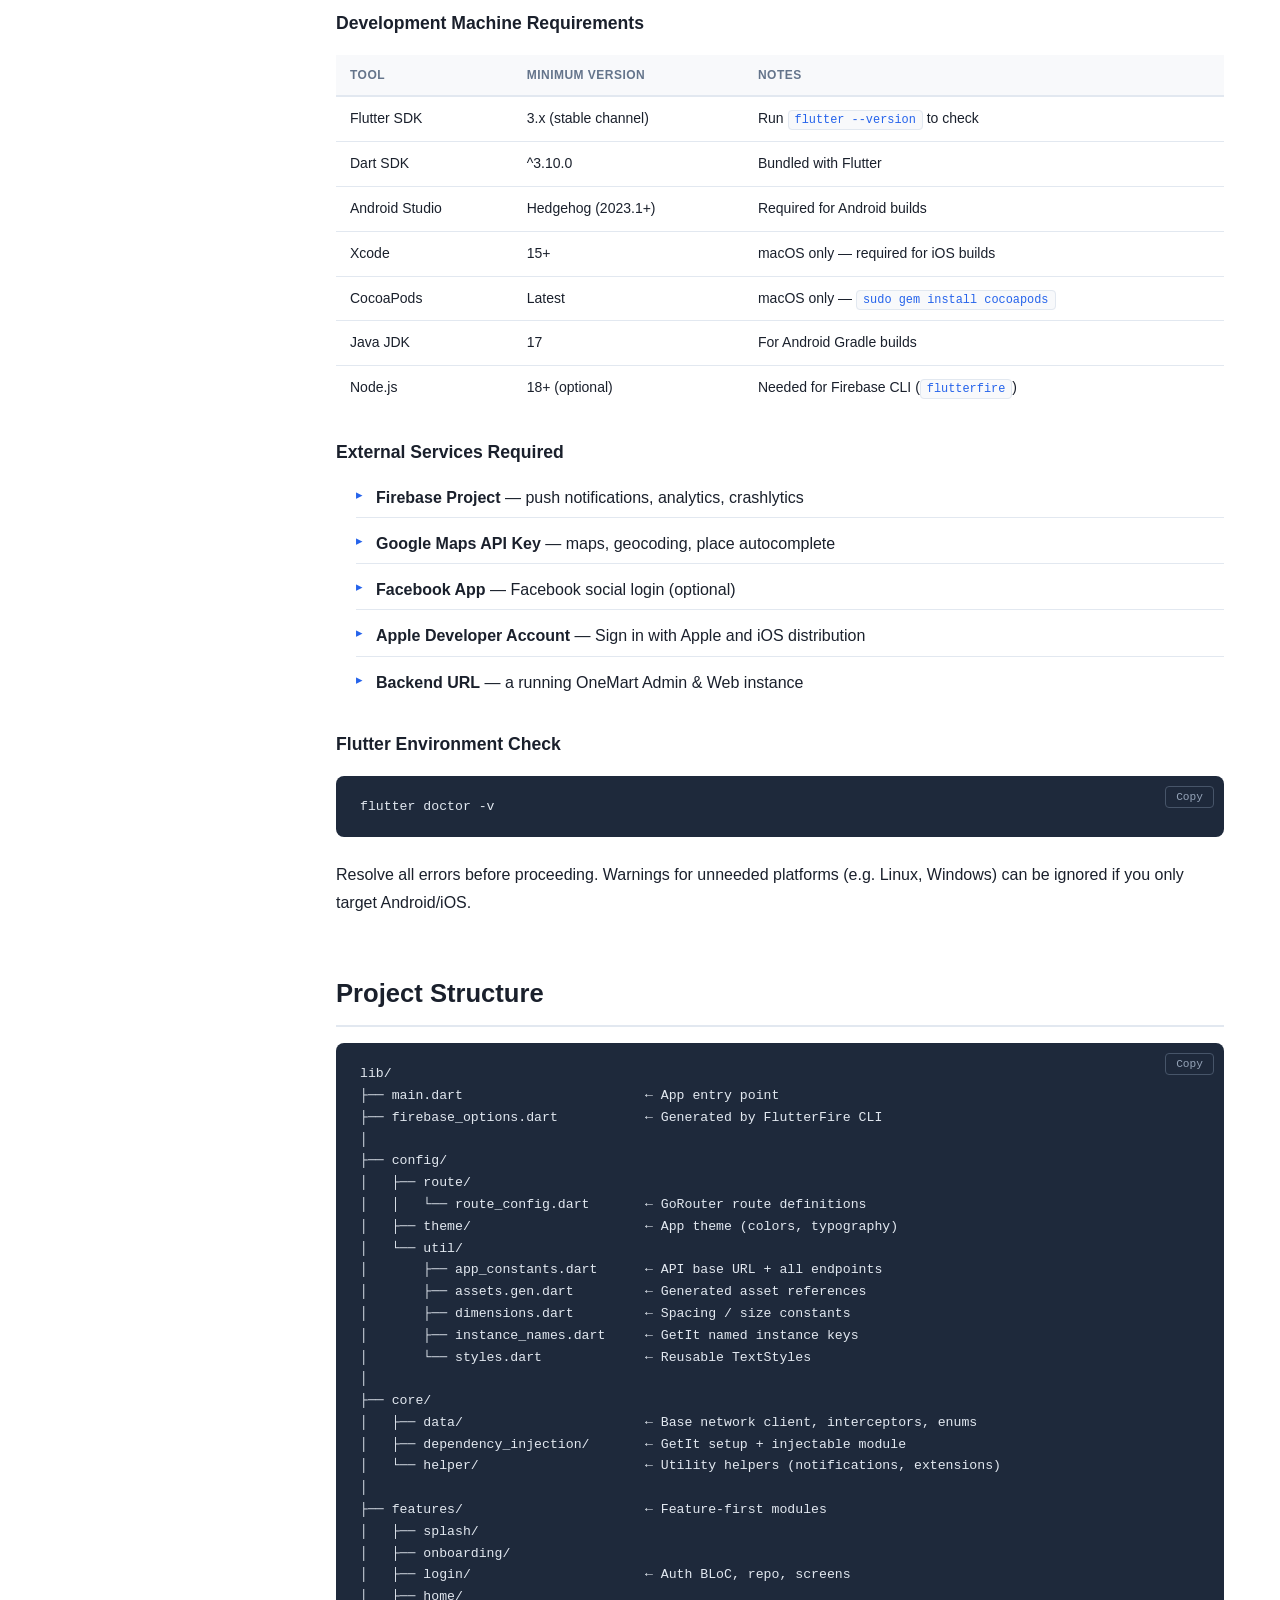
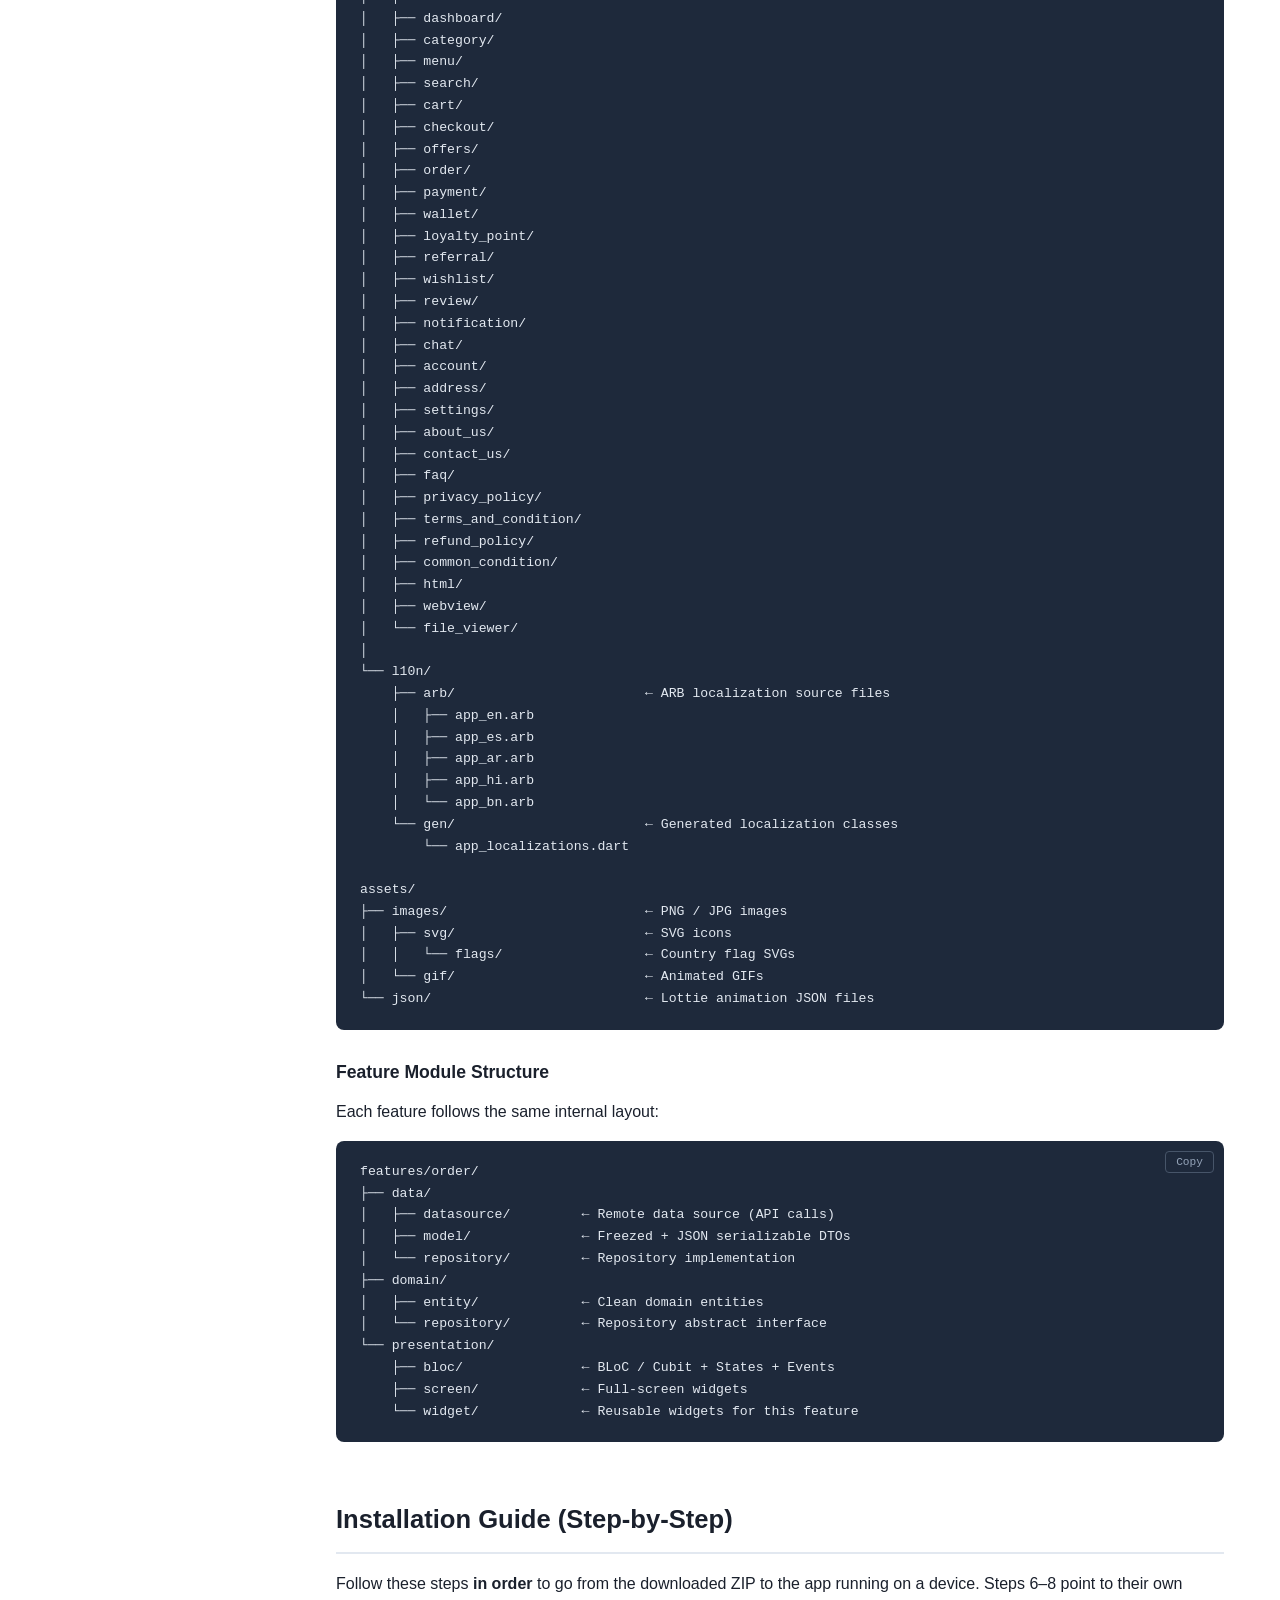
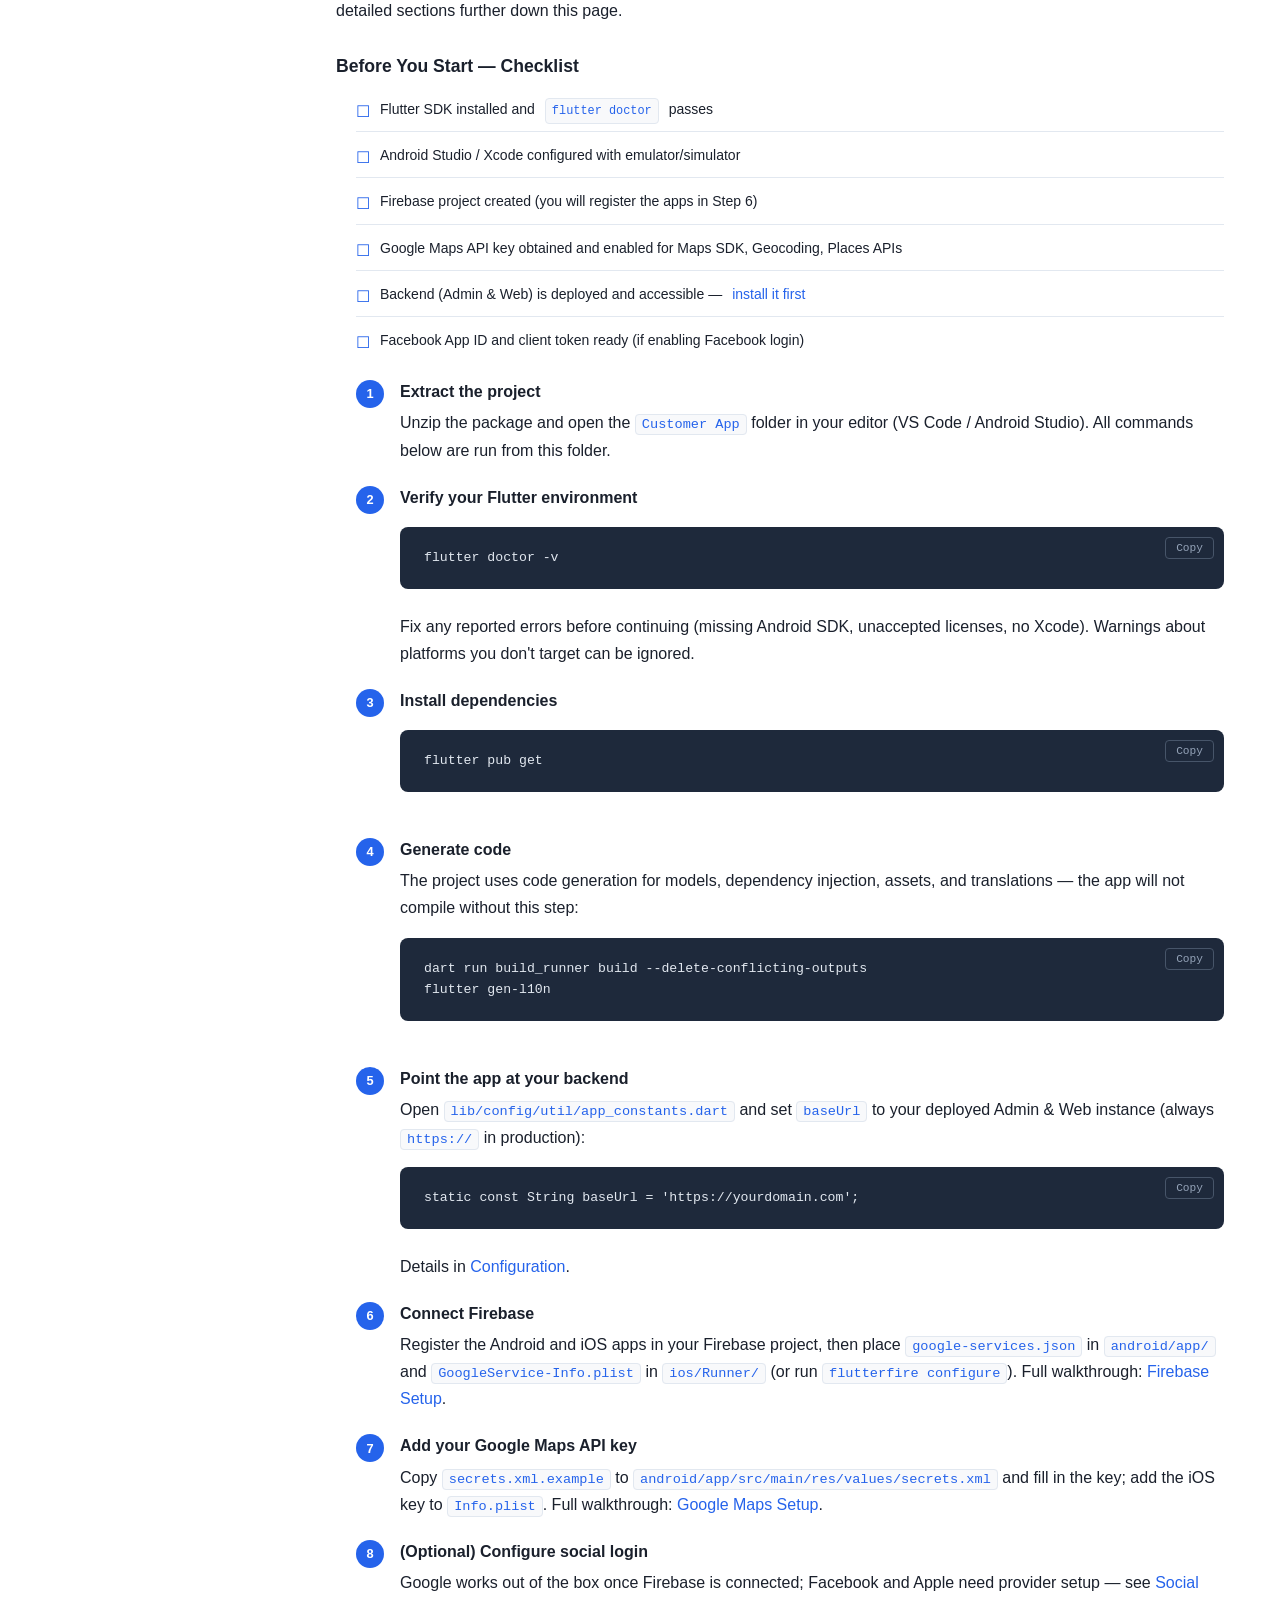
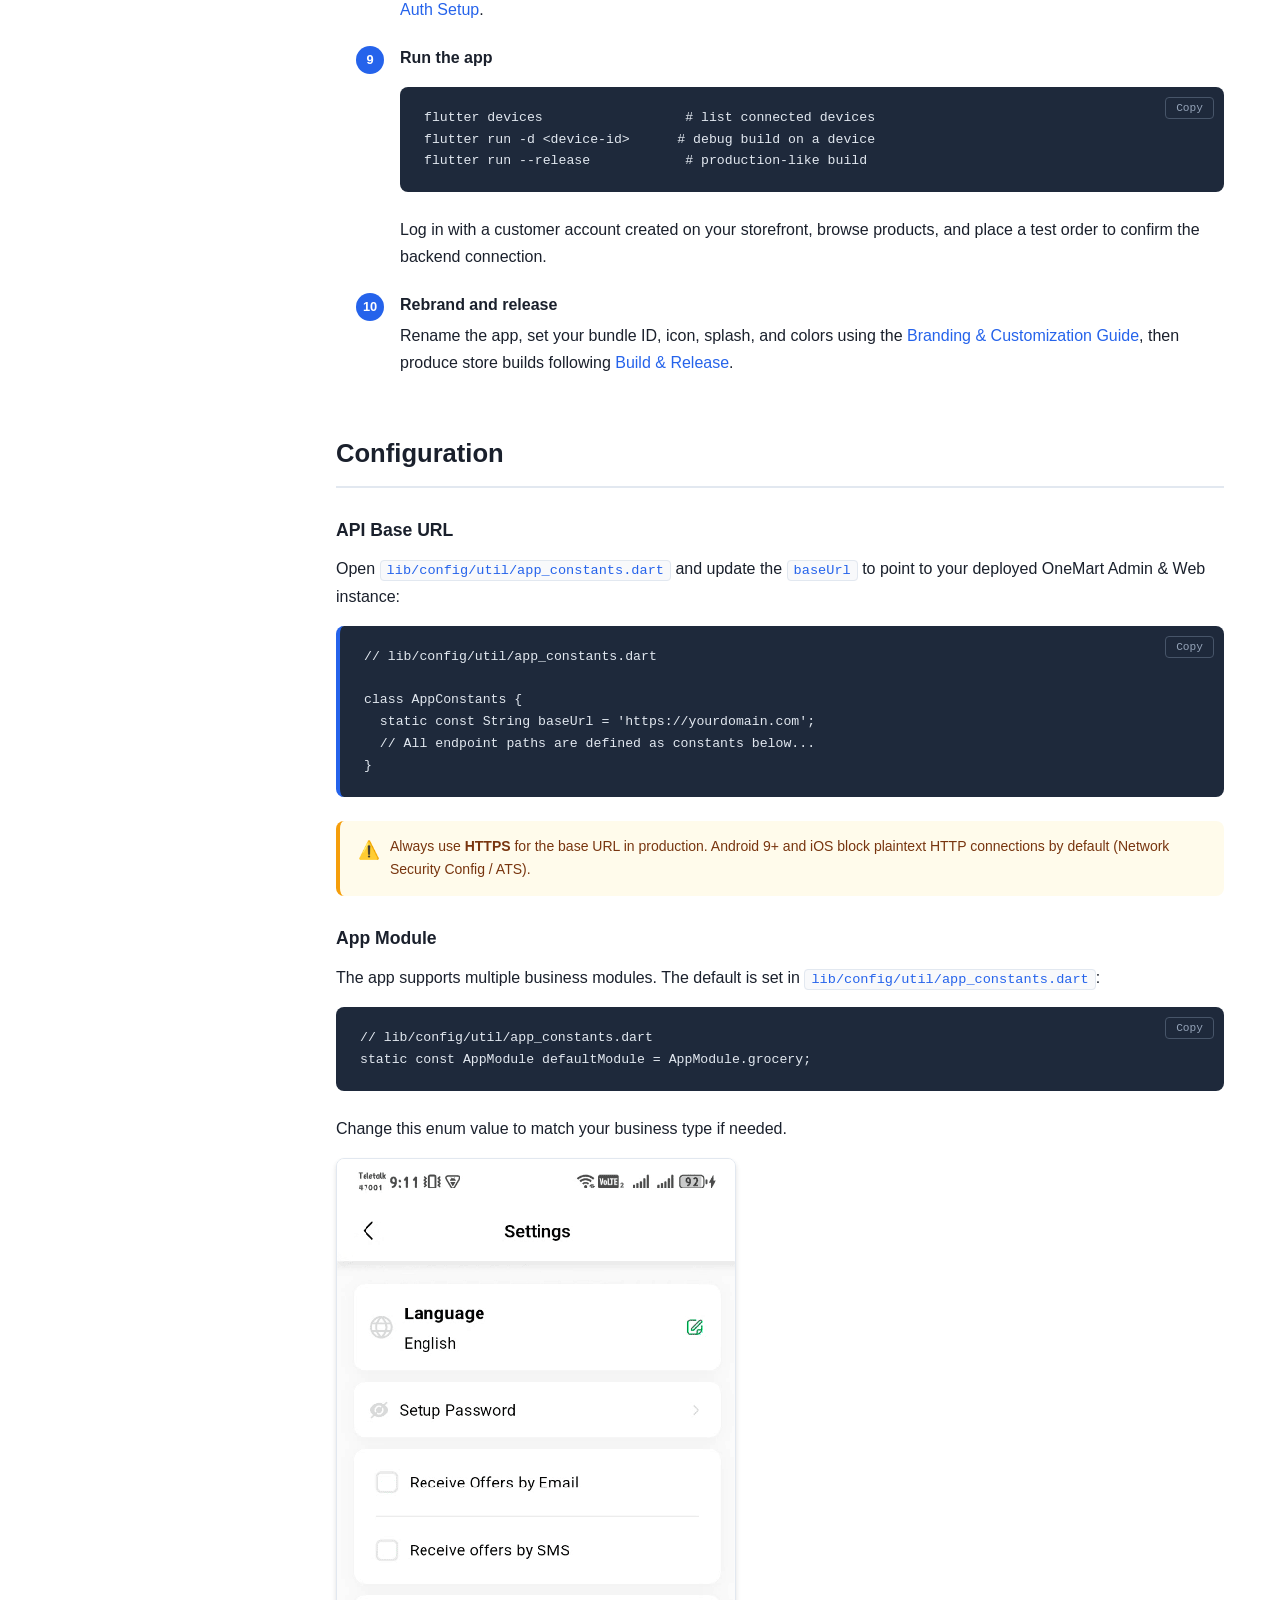
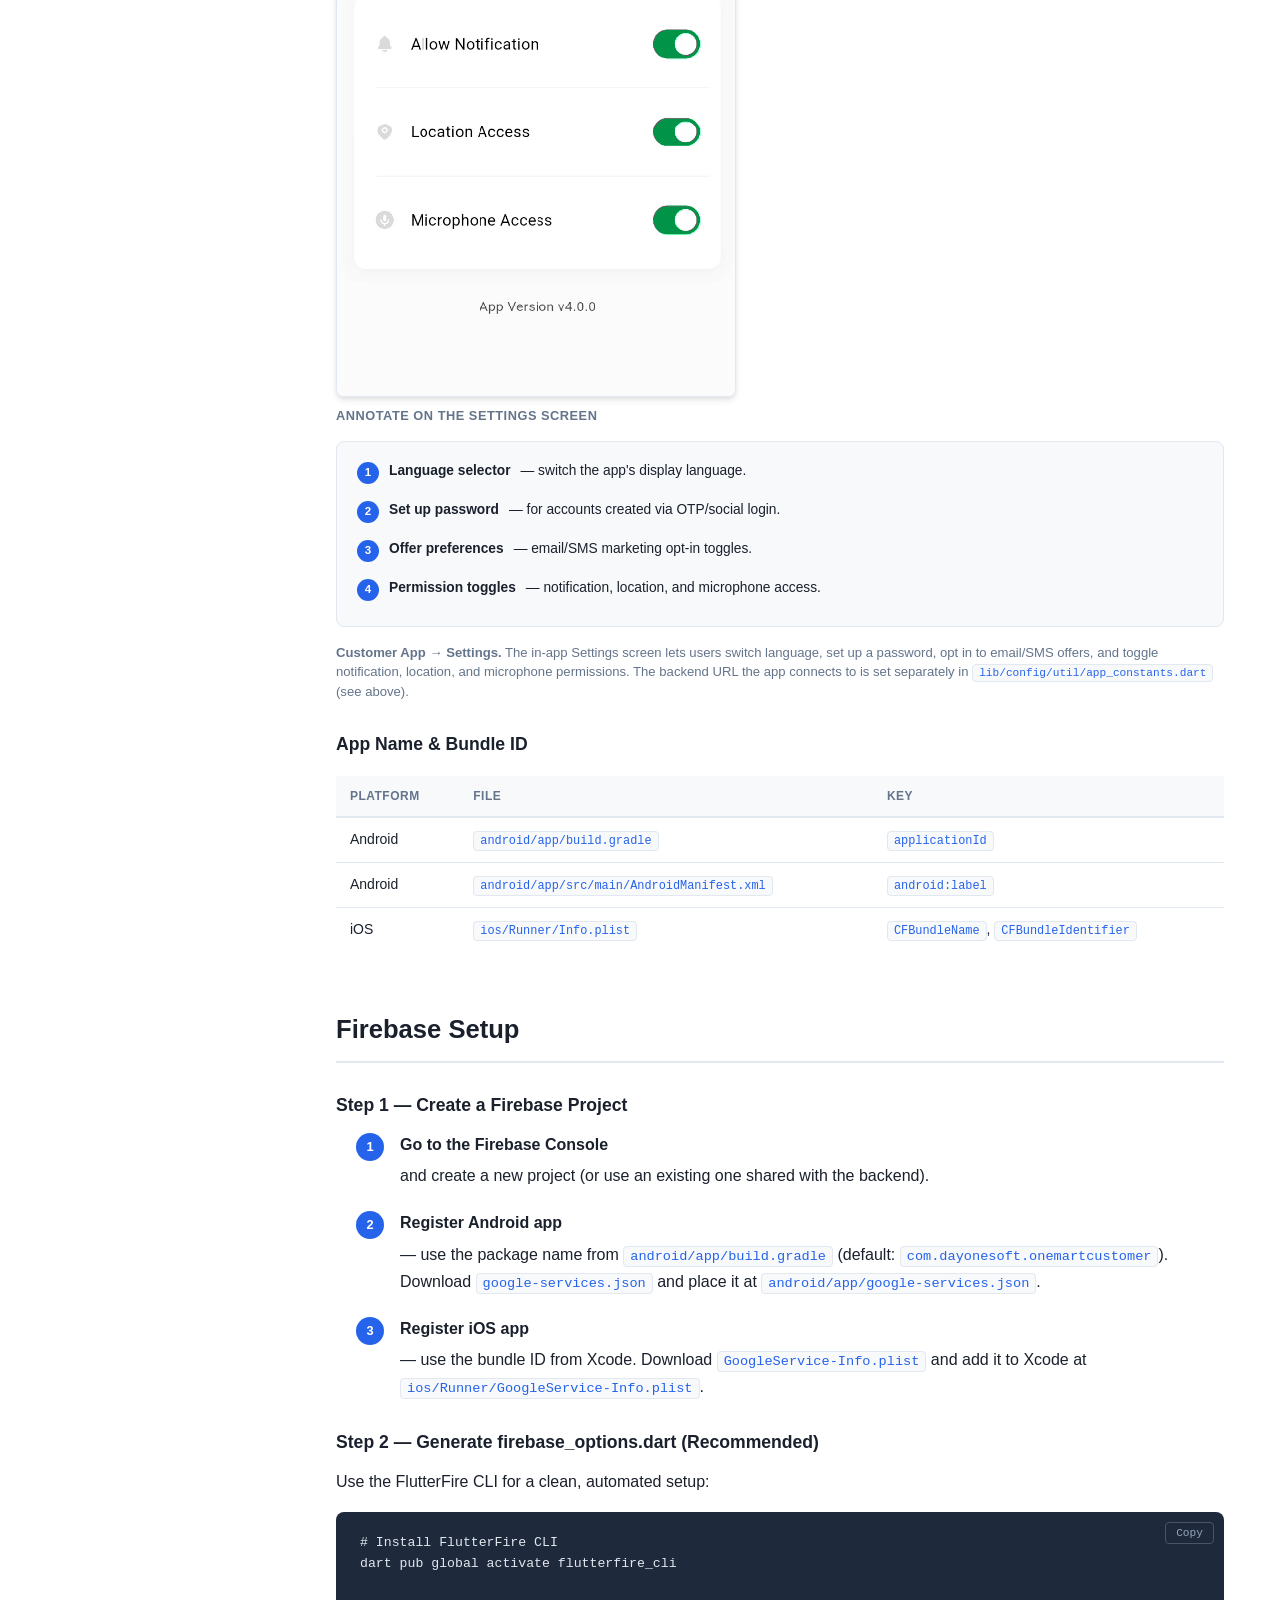
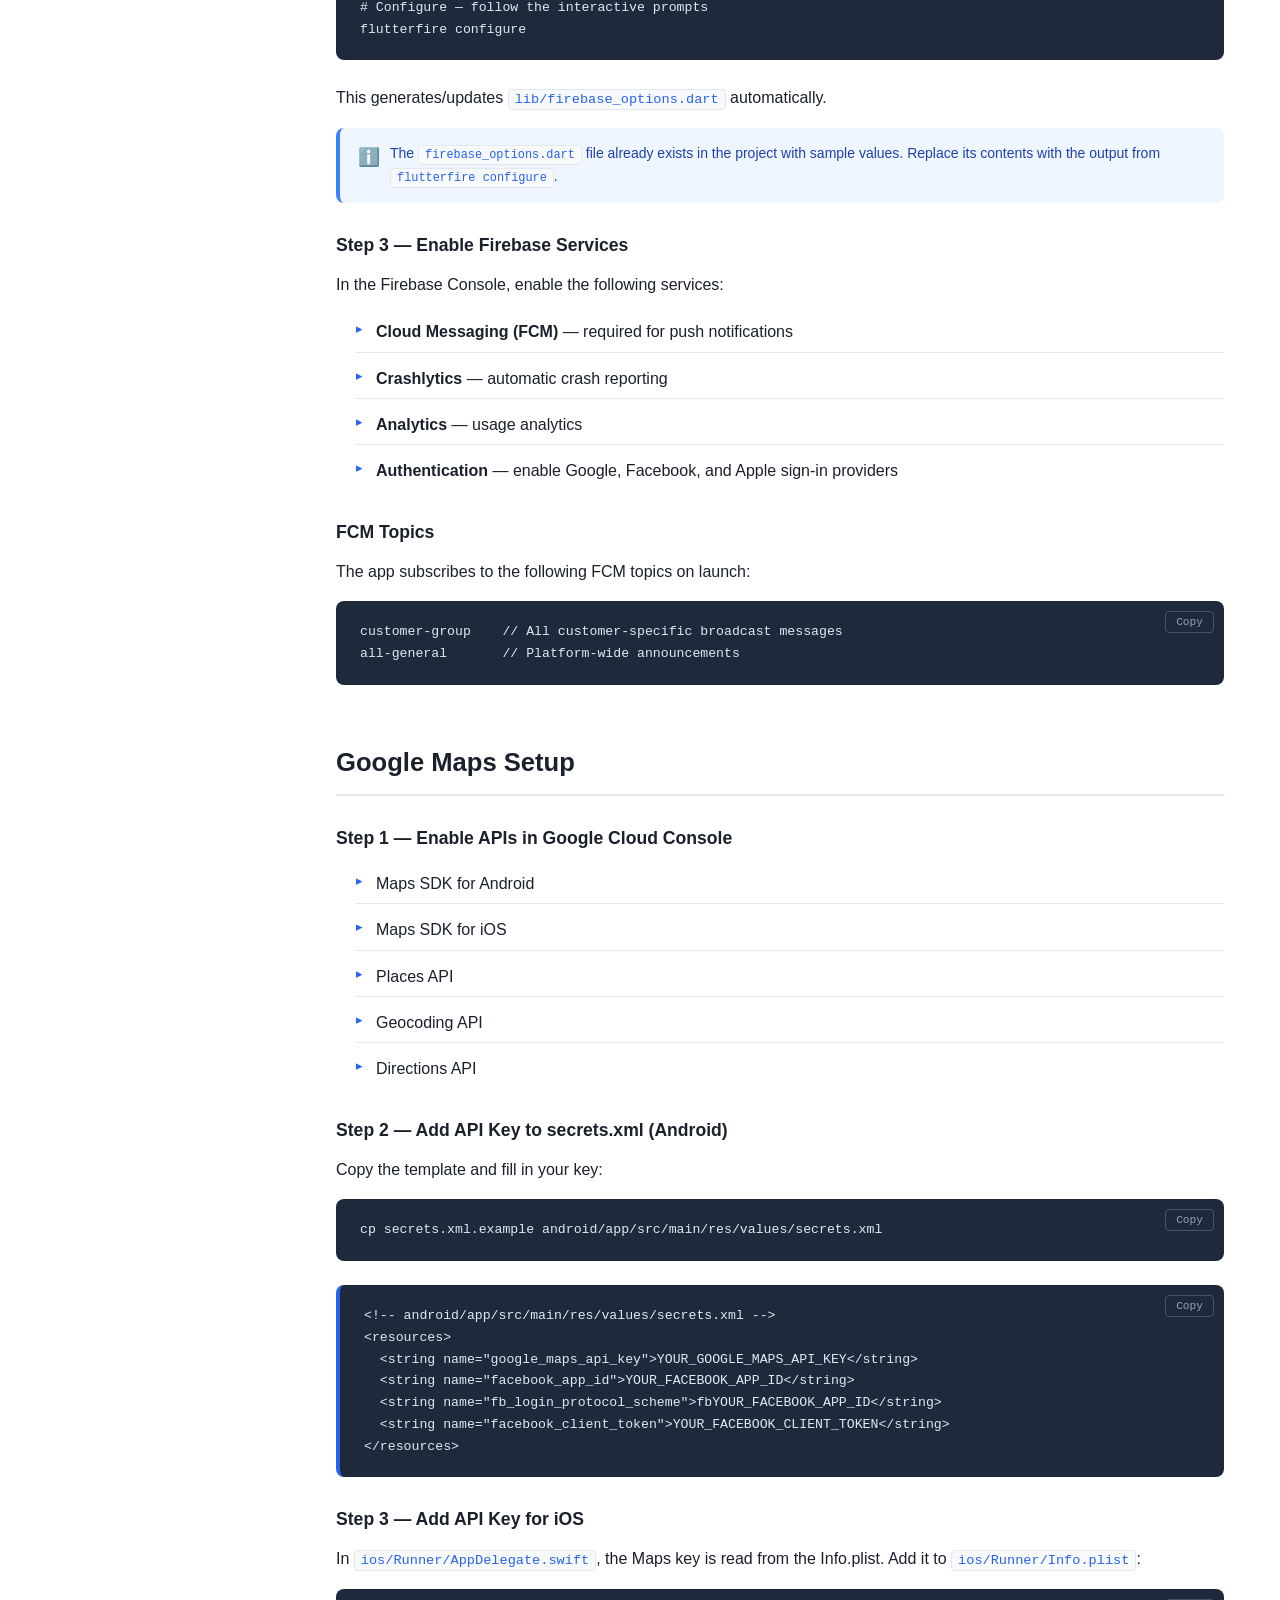
<file: source/pages/customer-app.html>
<!DOCTYPE html>
<html lang="en">
<head>
  <meta charset="UTF-8" />
  <meta name="viewport" content="width=device-width, initial-scale=1.0" />
  <title>Customer App — DayOneMart Docs</title>
  <link rel="stylesheet" href="../assets/css/docs.css" />
  <link rel="icon" href="data:image/svg+xml,<svg xmlns='http://www.w3.org/2000/svg' viewBox='0 0 100 100'><text y='.9em' font-size='90'>📱</text></svg>" />
</head>
<body>

<!-- ============================================================
     NAVBAR
     ============================================================ -->
<header class="navbar">
  <a class="brand" href="../../index.html">
    <span style="font-size:1.5rem;">🛒</span>
    <span>DayOneMart<span class="brand-dot">.</span></span>
  </a>
  <nav>
    <a href="../../index.html">Home</a>
    <a href="admin-and-web.html">Admin &amp; Web</a>
    <a href="customer-app.html" class="active">Customer App</a>
    <a href="deliveryman-app.html">Deliveryman App</a>
    <a href="api-reference.html">API Reference</a>
    <a href="branding-guide.html">Branding</a>
    <a href="../../index.html#glossary">Glossary</a>
  </nav>
  <div class="nav-actions">
    <button class="btn-icon menu-toggle" title="Toggle menu" aria-label="Toggle sidebar">☰</button>
    <button class="btn-icon theme-toggle" title="Toggle theme" aria-label="Toggle theme">🌙</button>
  </div>
</header>

<!-- ============================================================
     PAGE LAYOUT
     ============================================================ -->
<div class="scroll-progress"><div class="scroll-progress-bar"></div></div>
<div class="page-doc">

  <!-- ---- Sidebar ---- -->
  <aside class="sidebar">
    <div class="sidebar-search">
      <span class="search-icon">🔍</span>
      <input id="search" type="search" placeholder="Search sections… ( / )" />
    </div>

    <h4>Contents</h4>
    <nav>
      <ul class="toc">
        <li><a href="#introduction">Introduction</a></li>
        <li><a href="#app-features">App Features</a></li>
        <li><a href="#prerequisites">Prerequisites</a></li>
        <li><a href="#project-structure">Project Structure</a></li>
        <li><a href="#quick-start">Installation (Step-by-Step)</a></li>
        <li><a href="#configuration">Configuration</a></li>
        <li><a href="#firebase-setup">Firebase Setup</a></li>
        <li><a href="#google-maps-setup">Google Maps Setup</a></li>
        <li><a href="#social-auth">Social Auth Setup</a></li>
        <li><a href="#localization">Localization</a></li>
        <li><a href="#build-requirements">Build Requirements (iOS &amp; Android)</a></li>
        <li><a href="#build-and-release">Build &amp; Release</a></li>
        <li><a href="#secure-storage">Secure Storage</a></li>
        <li><a href="#crash-reporting">Crash Reporting</a></li>
        <li><a href="#api-integration">API Integration</a></li>
        <li><a href="#troubleshooting">Troubleshooting</a></li>
        <li><a href="#faq">FAQ &amp; Environment Issues</a></li>
        <li><a href="#customization">Customization</a></li>
      </ul>
    </nav>
  </aside>

  <!-- ---- Main Content ---- -->
  <section class="content">

    <!-- ========================================================
         INTRODUCTION
         ======================================================== -->
    <h2 id="introduction">Introduction</h2>

    <p>
      The <strong>DayOneMart Customer App</strong> is a cross-platform mobile application built with
      <span class="mark">Flutter</span> for Android and iOS. It provides customers with an end-to-end
      shopping experience — browsing products, placing orders, real-time tracking, live chat,
      wallet management, loyalty points, and more.
    </p>

    <p>
      The app connects exclusively to the <strong>OneMart Admin &amp; Web</strong> backend via the
      REST API at <code>/api/v1/customer/*</code>. Real-time features (chat, notifications) are
      powered by <span class="mark">Firebase Cloud Messaging</span>.
    </p>

    <h3>Technology Stack</h3>

    <table class="doc-table">
      <thead>
        <tr><th>Layer</th><th>Package / Technology</th><th>Version</th></tr>
      </thead>
      <tbody>
        <tr><td>Framework</td><td>Flutter</td><td>SDK (stable)</td></tr>
        <tr><td>Language</td><td>Dart</td><td>^3.10.0</td></tr>
        <tr><td>State Management</td><td>flutter_bloc + BLoC</td><td>^9.1 / ^9.2</td></tr>
        <tr><td>Persisted State</td><td>hydrated_bloc</td><td>^11.0</td></tr>
        <tr><td>Navigation</td><td>go_router</td><td>^17.2</td></tr>
        <tr><td>Dependency Injection</td><td>get_it + injectable</td><td>^9.2 / ^2.7</td></tr>
        <tr><td>Code Generation</td><td>freezed + json_serializable</td><td>^3.2 / ^6.13</td></tr>
        <tr><td>Networking</td><td>http</td><td>^1.6</td></tr>
        <tr><td>Firebase</td><td>Core, Messaging, Crashlytics, Analytics</td><td>^4.7 / ^16.2</td></tr>
        <tr><td>Maps &amp; Location</td><td>google_maps_flutter + geolocator + geocoding</td><td>^2.17 / ^14.0 / ^4.0</td></tr>
        <tr><td>Social Auth</td><td>google_sign_in, flutter_facebook_auth, sign_in_with_apple</td><td>^7.2 / ^7.1 / ^7.0</td></tr>
        <tr><td>Images</td><td>cached_network_image + flutter_image_compress</td><td>^3.4 / ^2.4</td></tr>
        <tr><td>Animations</td><td>lottie</td><td>^3.3</td></tr>
        <tr><td>Localization</td><td>flutter_localizations + intl</td><td>SDK / ^0.20</td></tr>
        <tr><td>Notifications</td><td>flutter_local_notifications + timezone</td><td>^21.0 / ^0.11</td></tr>
        <tr><td>Secure Storage</td><td>flutter_secure_storage</td><td>^10.0</td></tr>
        <tr><td>PDF / Files</td><td>flutter_html_to_pdf_plus + open_filex</td><td>Latest</td></tr>
        <tr><td>Crash Reporting</td><td>firebase_crashlytics</td><td>^5.2</td></tr>
      </tbody>
    </table>

    <h3>Architecture Overview</h3>
    <p>
      The app follows a <span class="mark">feature-first clean architecture</span> pattern:
    </p>
    <ul class="list">
      <li><strong>Feature modules</strong> — each feature is self-contained under <code>lib/features/&lt;feature&gt;/</code></li>
      <li><strong>BLoC pattern</strong> — UI is decoupled from business logic via Blocs and Cubits</li>
      <li><strong>GetIt / Injectable</strong> — dependency injection with code-generated service locator</li>
      <li><strong>Freezed</strong> — immutable data classes and sealed union states</li>
      <li><strong>GoRouter</strong> — declarative navigation with deep-link support</li>
      <li><strong>Repository pattern</strong> — data sources are abstracted behind repository interfaces</li>
    </ul>

    <!-- ========================================================
         APP FEATURES
         ======================================================== -->
    <h2 id="app-features">App Features</h2>

    <div class="feature-grid">
      <div class="feature-item">
        <div class="fi-icon">🚀</div>
        <strong>Splash &amp; Onboarding</strong>
        <span>Animated splash screen, first-run onboarding flow</span>
      </div>
      <div class="feature-item">
        <div class="fi-icon">🔐</div>
        <strong>Authentication</strong>
        <span>Email, phone OTP, Google, Facebook, Apple login</span>
      </div>
      <div class="feature-item">
        <div class="fi-icon">🏠</div>
        <strong>Home / Dashboard</strong>
        <span>Banners, featured items, categories, recommendations</span>
      </div>
      <div class="feature-item">
        <div class="fi-icon">🔍</div>
        <strong>Search</strong>
        <span>Autocomplete search, voice search (speech_to_text)</span>
      </div>
      <div class="feature-item">
        <div class="fi-icon">📦</div>
        <strong>Product Browsing</strong>
        <span>Categories, sub-categories, menu types, labels</span>
      </div>
      <div class="feature-item">
        <div class="fi-icon">🛒</div>
        <strong>Cart</strong>
        <span>Add/edit/remove items, quantity control, add-to-cart animation</span>
      </div>
      <div class="feature-item">
        <div class="fi-icon">💳</div>
        <strong>Checkout</strong>
        <span>Address selection, delivery charge, coupon, payment</span>
      </div>
      <div class="feature-item">
        <div class="fi-icon">🏷️</div>
        <strong>Offers</strong>
        <span>Coupons, flash sales with countdown timers</span>
      </div>
      <div class="feature-item">
        <div class="fi-icon">📍</div>
        <strong>Order Tracking</strong>
        <span>Real-time order status + Google Maps live tracking</span>
      </div>
      <div class="feature-item">
        <div class="fi-icon">💰</div>
        <strong>Wallet</strong>
        <span>View balance, add money, transaction history</span>
      </div>
      <div class="feature-item">
        <div class="fi-icon">🎁</div>
        <strong>Loyalty Points</strong>
        <span>Earn on orders, view history, redeem at checkout</span>
      </div>
      <div class="feature-item">
        <div class="fi-icon">🔗</div>
        <strong>Referral</strong>
        <span>Referral program with share integration</span>
      </div>
      <div class="feature-item">
        <div class="fi-icon">❤️</div>
        <strong>Wishlist</strong>
        <span>Save and manage favourite products</span>
      </div>
      <div class="feature-item">
        <div class="fi-icon">⭐</div>
        <strong>Reviews</strong>
        <span>Rate and review products after delivery</span>
      </div>
      <div class="feature-item">
        <div class="fi-icon">💬</div>
        <strong>Live Chat</strong>
        <span>Chat with support, emoji keyboard, file attachments</span>
      </div>
      <div class="feature-item">
        <div class="fi-icon">🔔</div>
        <strong>Notifications</strong>
        <span>Push (Firebase), local, in-app notification list</span>
      </div>
      <div class="feature-item">
        <div class="fi-icon">👤</div>
        <strong>Profile</strong>
        <span>Edit profile, change password, settings, delete account</span>
      </div>
      <div class="feature-item">
        <div class="fi-icon">📍</div>
        <strong>Address Book</strong>
        <span>CRUD delivery addresses with Google Maps picker</span>
      </div>
      <div class="feature-item">
        <div class="fi-icon">🌐</div>
        <strong>Multi-language</strong>
        <span>English, Spanish, Arabic, Hindi, Bangla</span>
      </div>
      <div class="feature-item">
        <div class="fi-icon">📄</div>
        <strong>Invoice Download</strong>
        <span>Generate and download order invoices as PDF</span>
      </div>
      <div class="feature-item">
        <div class="fi-icon">&#9889;</div>
        <strong>Flash Sales</strong>
        <span>Time-limited flash sale campaigns with countdown</span>
      </div>
      <div class="feature-item">
        <div class="fi-icon">&#127991;</div>
        <strong>Brands</strong>
        <span>Browse products by popular brands</span>
      </div>
      <div class="feature-item">
        <div class="fi-icon">&#127760;</div>
        <strong>In-App Webview</strong>
        <span>Payment gateways and external links in secure webview</span>
      </div>
    </div>

    <h3 id="app-screens">Key Screens (Annotated)</h3>
    <p>
      Capture these core screens on a device or emulator and annotate the numbered areas below with
      arrows or callouts before resubmission. Save each image with the exact file name shown.
    </p>

    <figure class="doc-figure">
      <div class="shot shot-mobile">
        <img src="../assets/images/screenshots/customer-app-home.png"
             alt="Customer App Home screen — delivery location, module tabs, promo banners, popular categories, and flash deals"
             class="doc-img" />
        <span class="pin" style="left:32%;top:9.5%;">1</span>
        <span class="pin" style="left:50%;top:17%;">2</span>
        <span class="pin" style="left:30%;top:26%;">3</span>
        <span class="pin" style="left:20%;top:42%;">4</span>
      </div>
      <p class="callout-title">Key areas of this screen</p>
      <ol class="callout-legend">
        <li><strong>Delivery location</strong> — the customer's address selector, plus the gift and wallet shortcuts.</li>
        <li><strong>Module tabs</strong> — switch between Grocery, Pharmacy, and Shop.</li>
        <li><strong>Promotional banners</strong> — the swipeable carousel managed from the admin panel.</li>
        <li><strong>Popular Categories &amp; Flash Deals</strong> — quick category access and time-limited offers; the bottom bar navigates Home, Search, Categories, Cart, and Account.</li>
      </ol>
      <figcaption><strong>Home / Dashboard.</strong> The first screen customers see after launch. Numbered markers highlight the four key areas.</figcaption>
    </figure>

    <figure class="doc-figure">
      <div class="shot shot-mobile">
        <img src="../assets/images/screenshots/customer-app-checkout.png"
             alt="Customer App Checkout — personal info, delivery info, delivery schedule, payment, receipt, and Place Order"
             class="doc-img" />
        <span class="pin" style="left:30%;top:30%;">1</span>
        <span class="pin" style="left:50%;top:45%;">2</span>
        <span class="pin" style="left:42%;top:63%;">3</span>
        <span class="pin" style="left:50%;top:93%;">4</span>
      </div>
      <p class="callout-title">Key areas of this screen</p>
      <ol class="callout-legend">
        <li><strong>Personal &amp; Delivery Info</strong> — the customer's email and the selected drop-off address (editable).</li>
        <li><strong>Delivery Schedule</strong> — pick a delivery date and time slot.</li>
        <li><strong>Select Payment</strong> — choose a payment method / gateway.</li>
        <li><strong>Receipt &amp; Place Order</strong> — subtotal, discount, shipping fee, VAT-inclusive total, and the Place Order button.</li>
      </ol>
      <figcaption><strong>Checkout.</strong> The conversion flow from cart to placed order. Numbered markers highlight the four key areas.</figcaption>
    </figure>

    <figure class="doc-figure">
      <div class="shot shot-mobile">
        <img src="../assets/images/screenshots/customer-app-tracking.png"
             alt="Customer App Order Details — order status, delivery info, ordered item, delivery schedule, delivery hub, and Cancel Order"
             class="doc-img" />
        <span class="pin" style="left:50%;top:30%;">1</span>
        <span class="pin" style="left:30%;top:41%;">2</span>
        <span class="pin" style="left:42%;top:53%;">3</span>
        <span class="pin" style="left:50%;top:94%;">4</span>
      </div>
      <p class="callout-title">Key areas of this screen</p>
      <ol class="callout-legend">
        <li><strong>Order status</strong> — the order number and current stage (e.g. Pending → Confirmed → On the Way → Delivered).</li>
        <li><strong>Delivery Info</strong> — recipient name, phone, and delivery address.</li>
        <li><strong>Ordered items &amp; schedule</strong> — the products with variation/quantity/price and the chosen delivery date and slot.</li>
        <li><strong>Delivery Hub &amp; actions</strong> — the fulfilling hub, the floating call/support buttons, and Cancel Order.</li>
      </ol>
      <figcaption><strong>Order Details / Tracking.</strong> Post-purchase status and delivery information; a live map appears once the order is out for delivery. Numbered markers highlight the four key areas.</figcaption>
    </figure>

    <!-- ========================================================
         PREREQUISITES
         ======================================================== -->
    <h2 id="prerequisites">Prerequisites</h2>

    <h3>Development Machine Requirements</h3>

    <table class="doc-table">
      <thead><tr><th>Tool</th><th>Minimum Version</th><th>Notes</th></tr></thead>
      <tbody>
        <tr><td>Flutter SDK</td><td>3.x (stable channel)</td><td>Run <code>flutter --version</code> to check</td></tr>
        <tr><td>Dart SDK</td><td>^3.10.0</td><td>Bundled with Flutter</td></tr>
        <tr><td>Android Studio</td><td>Hedgehog (2023.1+)</td><td>Required for Android builds</td></tr>
        <tr><td>Xcode</td><td>15+</td><td>macOS only — required for iOS builds</td></tr>
        <tr><td>CocoaPods</td><td>Latest</td><td>macOS only — <code>sudo gem install cocoapods</code></td></tr>
        <tr><td>Java JDK</td><td>17</td><td>For Android Gradle builds</td></tr>
        <tr><td>Node.js</td><td>18+ (optional)</td><td>Needed for Firebase CLI (<code>flutterfire</code>)</td></tr>
      </tbody>
    </table>

    <h3>External Services Required</h3>
    <ul class="list">
      <li><strong>Firebase Project</strong> — push notifications, analytics, crashlytics</li>
      <li><strong>Google Maps API Key</strong> — maps, geocoding, place autocomplete</li>
      <li><strong>Facebook App</strong> — Facebook social login (optional)</li>
      <li><strong>Apple Developer Account</strong> — Sign in with Apple and iOS distribution</li>
      <li><strong>Backend URL</strong> — a running OneMart Admin &amp; Web instance</li>
    </ul>

    <h3>Flutter Environment Check</h3>
<pre class="code">
flutter doctor -v
</pre>
    <p>Resolve all errors before proceeding. Warnings for unneeded platforms (e.g. Linux, Windows) can be ignored if you only target Android/iOS.</p>

    <!-- ========================================================
         PROJECT STRUCTURE
         ======================================================== -->
    <h2 id="project-structure">Project Structure</h2>

<pre class="code">
lib/
├── main.dart                       ← App entry point
├── firebase_options.dart           ← Generated by FlutterFire CLI
│
├── config/
│   ├── route/
│   │   └── route_config.dart       ← GoRouter route definitions
│   ├── theme/                      ← App theme (colors, typography)
│   └── util/
│       ├── app_constants.dart      ← API base URL + all endpoints
│       ├── assets.gen.dart         ← Generated asset references
│       ├── dimensions.dart         ← Spacing / size constants
│       ├── instance_names.dart     ← GetIt named instance keys
│       └── styles.dart             ← Reusable TextStyles
│
├── core/
│   ├── data/                       ← Base network client, interceptors, enums
│   ├── dependency_injection/       ← GetIt setup + injectable module
│   └── helper/                     ← Utility helpers (notifications, extensions)
│
├── features/                       ← Feature-first modules
│   ├── splash/
│   ├── onboarding/
│   ├── login/                      ← Auth BLoC, repo, screens
│   ├── home/
│   ├── dashboard/
│   ├── category/
│   ├── menu/
│   ├── search/
│   ├── cart/
│   ├── checkout/
│   ├── offers/
│   ├── order/
│   ├── payment/
│   ├── wallet/
│   ├── loyalty_point/
│   ├── referral/
│   ├── wishlist/
│   ├── review/
│   ├── notification/
│   ├── chat/
│   ├── account/
│   ├── address/
│   ├── settings/
│   ├── about_us/
│   ├── contact_us/
│   ├── faq/
│   ├── privacy_policy/
│   ├── terms_and_condition/
│   ├── refund_policy/
│   ├── common_condition/
│   ├── html/
│   ├── webview/
│   └── file_viewer/
│
└── l10n/
    ├── arb/                        ← ARB localization source files
    │   ├── app_en.arb
    │   ├── app_es.arb
    │   ├── app_ar.arb
    │   ├── app_hi.arb
    │   └── app_bn.arb
    └── gen/                        ← Generated localization classes
        └── app_localizations.dart

assets/
├── images/                         ← PNG / JPG images
│   ├── svg/                        ← SVG icons
│   │   └── flags/                  ← Country flag SVGs
│   └── gif/                        ← Animated GIFs
└── json/                           ← Lottie animation JSON files
</pre>

    <h3>Feature Module Structure</h3>
    <p>Each feature follows the same internal layout:</p>
<pre class="code">
features/order/
├── data/
│   ├── datasource/         ← Remote data source (API calls)
│   ├── model/              ← Freezed + JSON serializable DTOs
│   └── repository/         ← Repository implementation
├── domain/
│   ├── entity/             ← Clean domain entities
│   └── repository/         ← Repository abstract interface
└── presentation/
    ├── bloc/               ← BLoC / Cubit + States + Events
    ├── screen/             ← Full-screen widgets
    └── widget/             ← Reusable widgets for this feature
</pre>

    <!-- ========================================================
         QUICK START
         ======================================================== -->
    <h2 id="quick-start">Installation Guide (Step-by-Step)</h2>

    <p>
      Follow these steps <strong>in order</strong> to go from the downloaded ZIP to the app running on
      a device. Steps 6–8 point to their own detailed sections further down this page.
    </p>

    <h3>Before You Start — Checklist</h3>
    <ul class="checklist">
      <li>Flutter SDK installed and <code>flutter doctor</code> passes</li>
      <li>Android Studio / Xcode configured with emulator/simulator</li>
      <li>Firebase project created (you will register the apps in Step 6)</li>
      <li>Google Maps API key obtained and enabled for Maps SDK, Geocoding, Places APIs</li>
      <li>Backend (Admin &amp; Web) is deployed and accessible — <a href="admin-and-web.html#installation-process">install it first</a></li>
      <li>Facebook App ID and client token ready (if enabling Facebook login)</li>
    </ul>

    <ol class="steps">
      <li>
        <div class="step-body">
          <strong>Extract the project</strong>
          Unzip the package and open the <code>Customer App</code> folder in your editor
          (VS Code / Android Studio). All commands below are run from this folder.
        </div>
      </li>
      <li>
        <div class="step-body">
          <strong>Verify your Flutter environment</strong>
<pre class="code">
flutter doctor -v
</pre>
          Fix any reported errors before continuing (missing Android SDK, unaccepted licenses, no
          Xcode). Warnings about platforms you don't target can be ignored.
        </div>
      </li>
      <li>
        <div class="step-body">
          <strong>Install dependencies</strong>
<pre class="code">
flutter pub get
</pre>
        </div>
      </li>
      <li>
        <div class="step-body">
          <strong>Generate code</strong>
          The project uses code generation for models, dependency injection, assets, and translations
          — the app will not compile without this step:
<pre class="code">
dart run build_runner build --delete-conflicting-outputs
flutter gen-l10n
</pre>
        </div>
      </li>
      <li>
        <div class="step-body">
          <strong>Point the app at your backend</strong>
          Open <code>lib/config/util/app_constants.dart</code> and set <code>baseUrl</code> to your
          deployed Admin &amp; Web instance (always <code>https://</code> in production):
<pre class="code">
static const String baseUrl = 'https://yourdomain.com';
</pre>
          Details in <a href="#configuration">Configuration</a>.
        </div>
      </li>
      <li>
        <div class="step-body">
          <strong>Connect Firebase</strong>
          Register the Android and iOS apps in your Firebase project, then place
          <code>google-services.json</code> in <code>android/app/</code> and
          <code>GoogleService-Info.plist</code> in <code>ios/Runner/</code> (or run
          <code>flutterfire configure</code>). Full walkthrough:
          <a href="#firebase-setup">Firebase Setup</a>.
        </div>
      </li>
      <li>
        <div class="step-body">
          <strong>Add your Google Maps API key</strong>
          Copy <code>secrets.xml.example</code> to
          <code>android/app/src/main/res/values/secrets.xml</code> and fill in the key; add the iOS
          key to <code>Info.plist</code>. Full walkthrough:
          <a href="#google-maps-setup">Google Maps Setup</a>.
        </div>
      </li>
      <li>
        <div class="step-body">
          <strong>(Optional) Configure social login</strong>
          Google works out of the box once Firebase is connected; Facebook and Apple need provider
          setup — see <a href="#social-auth">Social Auth Setup</a>.
        </div>
      </li>
      <li>
        <div class="step-body">
          <strong>Run the app</strong>
<pre class="code">
flutter devices                  # list connected devices
flutter run -d &lt;device-id&gt;      # debug build on a device
flutter run --release            # production-like build
</pre>
          Log in with a customer account created on your storefront, browse products, and place a test
          order to confirm the backend connection.
        </div>
      </li>
      <li>
        <div class="step-body">
          <strong>Rebrand and release</strong>
          Rename the app, set your bundle ID, icon, splash, and colors using the
          <a href="branding-guide.html">Branding &amp; Customization Guide</a>, then produce store
          builds following <a href="#build-and-release">Build &amp; Release</a>.
        </div>
      </li>
    </ol>

    <!-- ========================================================
         CONFIGURATION
         ======================================================== -->
    <h2 id="configuration">Configuration</h2>

    <h3>API Base URL</h3>
    <p>
      Open <code>lib/config/util/app_constants.dart</code> and update the <code>baseUrl</code>
      to point to your deployed OneMart Admin &amp; Web instance:
    </p>
<pre class="code highlight">
// lib/config/util/app_constants.dart

class AppConstants {
  static const String baseUrl = 'https://yourdomain.com';
  // All endpoint paths are defined as constants below...
}
</pre>

    <div class="alert alert-warning">
      <span class="alert-icon">⚠️</span>
      <div>
        Always use <strong>HTTPS</strong> for the base URL in production. Android 9+ and iOS
        block plaintext HTTP connections by default (Network Security Config / ATS).
      </div>
    </div>

    <h3>App Module</h3>
    <p>
      The app supports multiple business modules. The default is set in <code>lib/config/util/app_constants.dart</code>:
    </p>
<pre class="code">
// lib/config/util/app_constants.dart
static const AppModule defaultModule = AppModule.grocery;
</pre>
    <p>Change this enum value to match your business type if needed.</p>

    <figure class="doc-figure">
      <img src="../assets/images/screenshots/customer-app-settings.png"
           alt="Customer App in-app Settings screen — Language, Setup Password, offer preferences, and Notification / Location / Microphone permission toggles"
           class="doc-img" />
      <p class="callout-title">Annotate on the Settings screen</p>
      <ol class="callout-legend">
        <li><strong>Language selector</strong> — switch the app's display language.</li>
        <li><strong>Set up password</strong> — for accounts created via OTP/social login.</li>
        <li><strong>Offer preferences</strong> — email/SMS marketing opt-in toggles.</li>
        <li><strong>Permission toggles</strong> — notification, location, and microphone access.</li>
      </ol>
      <figcaption>
        <strong>Customer App → Settings.</strong> The in-app Settings screen lets users switch
        language, set up a password, opt in to email/SMS offers, and toggle notification, location,
        and microphone permissions. The backend URL the app connects to is set separately in
        <code>lib/config/util/app_constants.dart</code> (see above).
      </figcaption>
    </figure>

    <h3>App Name &amp; Bundle ID</h3>

    <table class="doc-table">
      <thead><tr><th>Platform</th><th>File</th><th>Key</th></tr></thead>
      <tbody>
        <tr>
          <td>Android</td>
          <td><code>android/app/build.gradle</code></td>
          <td><code>applicationId</code></td>
        </tr>
        <tr>
          <td>Android</td>
          <td><code>android/app/src/main/AndroidManifest.xml</code></td>
          <td><code>android:label</code></td>
        </tr>
        <tr>
          <td>iOS</td>
          <td><code>ios/Runner/Info.plist</code></td>
          <td><code>CFBundleName</code>, <code>CFBundleIdentifier</code></td>
        </tr>
      </tbody>
    </table>

    <!-- ========================================================
         FIREBASE SETUP
         ======================================================== -->
    <h2 id="firebase-setup">Firebase Setup</h2>

    <h3>Step 1 — Create a Firebase Project</h3>
    <ol class="steps">
      <li>
        <div class="step-body">
          <strong>Go to the Firebase Console</strong> and create a new project (or use an existing one shared with the backend).
        </div>
      </li>
      <li>
        <div class="step-body">
          <strong>Register Android app</strong> — use the package name from <code>android/app/build.gradle</code> (default: <code>com.dayonesoft.onemartcustomer</code>). Download <code>google-services.json</code> and place it at <code>android/app/google-services.json</code>.
        </div>
      </li>
      <li>
        <div class="step-body">
          <strong>Register iOS app</strong> — use the bundle ID from Xcode. Download <code>GoogleService-Info.plist</code> and add it to Xcode at <code>ios/Runner/GoogleService-Info.plist</code>.
        </div>
      </li>
    </ol>

    <h3>Step 2 — Generate firebase_options.dart (Recommended)</h3>
    <p>Use the FlutterFire CLI for a clean, automated setup:</p>
<pre class="code">
# Install FlutterFire CLI
dart pub global activate flutterfire_cli

# Configure — follow the interactive prompts
flutterfire configure
</pre>
    <p>This generates/updates <code>lib/firebase_options.dart</code> automatically.</p>

    <div class="alert alert-info">
      <span class="alert-icon">ℹ️</span>
      <div>
        The <code>firebase_options.dart</code> file already exists in the project with sample
        values. Replace its contents with the output from <code>flutterfire configure</code>.
      </div>
    </div>

    <h3>Step 3 — Enable Firebase Services</h3>
    <p>In the Firebase Console, enable the following services:</p>
    <ul class="list">
      <li><strong>Cloud Messaging (FCM)</strong> — required for push notifications</li>
      <li><strong>Crashlytics</strong> — automatic crash reporting</li>
      <li><strong>Analytics</strong> — usage analytics</li>
      <li><strong>Authentication</strong> — enable Google, Facebook, and Apple sign-in providers</li>
    </ul>

    <h3>FCM Topics</h3>
    <p>The app subscribes to the following FCM topics on launch:</p>
<pre class="code">
customer-group    // All customer-specific broadcast messages
all-general       // Platform-wide announcements
</pre>

    <!-- ========================================================
         GOOGLE MAPS SETUP
         ======================================================== -->
    <h2 id="google-maps-setup">Google Maps Setup</h2>

    <h3>Step 1 — Enable APIs in Google Cloud Console</h3>
    <ul class="list">
      <li>Maps SDK for Android</li>
      <li>Maps SDK for iOS</li>
      <li>Places API</li>
      <li>Geocoding API</li>
      <li>Directions API</li>
    </ul>

    <h3>Step 2 — Add API Key to secrets.xml (Android)</h3>
    <p>Copy the template and fill in your key:</p>
<pre class="code">
cp secrets.xml.example android/app/src/main/res/values/secrets.xml
</pre>

<pre class="code highlight">
&lt;!-- android/app/src/main/res/values/secrets.xml --&gt;
&lt;resources&gt;
  &lt;string name="google_maps_api_key"&gt;YOUR_GOOGLE_MAPS_API_KEY&lt;/string&gt;
  &lt;string name="facebook_app_id"&gt;YOUR_FACEBOOK_APP_ID&lt;/string&gt;
  &lt;string name="fb_login_protocol_scheme"&gt;fbYOUR_FACEBOOK_APP_ID&lt;/string&gt;
  &lt;string name="facebook_client_token"&gt;YOUR_FACEBOOK_CLIENT_TOKEN&lt;/string&gt;
&lt;/resources&gt;
</pre>

    <h3>Step 3 — Add API Key for iOS</h3>
    <p>In <code>ios/Runner/AppDelegate.swift</code>, the Maps key is read from the Info.plist.
    Add it to <code>ios/Runner/Info.plist</code>:</p>
<pre class="code">
&lt;key&gt;GoogleMapsApiKey&lt;/key&gt;
&lt;string&gt;YOUR_GOOGLE_MAPS_API_KEY&lt;/string&gt;
</pre>

    <!-- ========================================================
         SOCIAL AUTH
         ======================================================== -->
    <h2 id="social-auth">Social Auth Setup</h2>

    <h3>Google Sign-In</h3>
    <ul class="list">
      <li>Enable Google as a sign-in provider in your Firebase project</li>
      <li>The <code>google-services.json</code> / <code>GoogleService-Info.plist</code> files include the required OAuth client IDs automatically</li>
      <li>No additional native code changes required</li>
    </ul>

    <h3>Facebook Login</h3>
    <ol class="steps">
      <li>
        <div class="step-body">
          <strong>Create a Facebook App</strong> at <a href="https://developers.facebook.com" target="_blank">developers.facebook.com</a>.
          Add "Facebook Login" as a product. Note the App ID and client token.
        </div>
      </li>
      <li>
        <div class="step-body">
          <strong>Add credentials to secrets.xml</strong> (Android) as shown in the Google Maps section above.
        </div>
      </li>
      <li>
        <div class="step-body">
          <strong>iOS:</strong> Add <code>FacebookAppID</code>, <code>FacebookClientToken</code>, and <code>FacebookDisplayName</code> keys to <code>ios/Runner/Info.plist</code>.
          Also add the URL scheme <code>fb{YOUR_APP_ID}</code> to the <code>CFBundleURLSchemes</code> array.
        </div>
      </li>
    </ol>

    <h3>Sign in with Apple</h3>
    <ul class="list">
      <li>Requires an <strong>Apple Developer Account</strong></li>
      <li>Enable "Sign in with Apple" capability in your App ID on developer.apple.com</li>
      <li>Enable the Apple sign-in provider in Firebase Authentication</li>
      <li>In Xcode: open <code>ios/Runner.xcworkspace</code> → Signing &amp; Capabilities → add "Sign in with Apple"</li>
      <li>Sign in with Apple is iOS-only; it is conditionally hidden on Android</li>
    </ul>

    <!-- ========================================================
         LOCALIZATION
         ======================================================== -->
    <h2 id="localization">Localization</h2>

    <p>The app supports <strong>5 languages</strong> out of the box:</p>

    <table class="doc-table">
      <thead><tr><th>Language</th><th>Code</th><th>ARB File</th></tr></thead>
      <tbody>
        <tr><td>English</td><td><code>en</code></td><td><code>lib/l10n/arb/app_en.arb</code></td></tr>
        <tr><td>Spanish</td><td><code>es</code></td><td><code>lib/l10n/arb/app_es.arb</code></td></tr>
        <tr><td>Arabic</td><td><code>ar</code></td><td><code>lib/l10n/arb/app_ar.arb</code></td></tr>
        <tr><td>Hindi</td><td><code>hi</code></td><td><code>lib/l10n/arb/app_hi.arb</code></td></tr>
        <tr><td>Bangla</td><td><code>bn</code></td><td><code>lib/l10n/arb/app_bn.arb</code></td></tr>
      </tbody>
    </table>

    <h3>Localization Config</h3>
    <p>The localization configuration is defined in <code>l10n.yaml</code>:</p>
<pre class="code">
arb-dir: lib/l10n/arb
template-arb-file: app_en.arb
output-localization-file: app_localizations.dart
output-dir: lib/l10n/gen
nullable-getter: false
</pre>

    <h3>Adding a New Language</h3>
    <ol class="steps">
      <li>
        <div class="step-body">
          <strong>Create a new ARB file</strong>, e.g. <code>lib/l10n/arb/app_fr.arb</code>.
          Copy the structure from <code>app_en.arb</code> and translate all strings.
        </div>
      </li>
      <li>
        <div class="step-body">
          <strong>Add the language</strong> to the <code>languages</code> list in <code>app_constants.dart</code>:
<pre class="code">
LanguageModel(code: 'fr', name: 'French', nativeName: 'Français'),
</pre>
        </div>
      </li>
      <li>
        <div class="step-body">
          <strong>Regenerate localization files:</strong>
<pre class="code">
flutter gen-l10n
</pre>
        </div>
      </li>
    </ol>

    <div class="alert alert-info">
      <span class="alert-icon">ℹ️</span>
      <div>
        Arabic (<code>ar</code>) is an RTL language. Flutter handles layout mirroring automatically
        when the <code>ar</code> locale is active. Untranslated strings are tracked in
        <code>untranslated.txt</code> at the project root.
      </div>
    </div>

    <!-- ========================================================
         BUILD REQUIREMENTS
         ======================================================== -->
    <h2 id="build-requirements">Mobile App Build Requirements</h2>

    <p>
      Before you can produce a store-ready build of the app, both platforms require their own
      code-signing setup. This section walks through <strong>Android keystore generation</strong>
      and <strong>iOS code signing</strong> end to end. Complete these once per app; the signing
      material is then reused for every future release and update.
    </p>

    <table class="doc-table">
      <thead><tr><th>Platform</th><th>You need</th><th>Where it is used</th></tr></thead>
      <tbody>
        <tr><td>Android</td><td>An upload/release <strong>keystore</strong> (<code>.jks</code>) + <code>key.properties</code></td><td>Signs the <code>.aab</code> / <code>.apk</code> for Google Play</td></tr>
        <tr><td>iOS</td><td>Apple Developer Program membership, a <strong>Distribution certificate</strong>, an <strong>App ID</strong>, and a <strong>provisioning profile</strong></td><td>Signs the <code>.ipa</code> for the App Store / TestFlight</td></tr>
      </tbody>
    </table>

    <h3>Android — Keystore Generation</h3>
    <p>
      Google Play requires every release build to be digitally signed with a keystore you own.
      Generate one with the JDK's <code>keytool</code> utility:
    </p>
<pre class="code">
keytool -genkey -v \
  -keystore upload-keystore.jks \
  -keyalg RSA -keysize 2048 -validity 10000 \
  -alias upload
</pre>
    <p>
      You will be prompted for a keystore password, a key password, and your organisation details.
      This produces an <code>upload-keystore.jks</code> file. Move it into the Android app module
      (for example <code>android/app/upload-keystore.jks</code>), then create
      <code>android/key.properties</code> so Gradle can locate and use it:
    </p>
<pre class="code highlight">
# android/key.properties
storePassword=&lt;your-store-password&gt;
keyPassword=&lt;your-key-password&gt;
keyAlias=upload
storeFile=upload-keystore.jks
</pre>
    <p>
      The app's <code>android/app/build.gradle.kts</code> is already wired to read
      <code>key.properties</code> and apply the release signing config automatically — no further
      Gradle edits are needed. Once the file is in place, <code>flutter build appbundle --release</code>
      produces a signed, upload-ready bundle.
    </p>

    <div class="alert alert-warning">
      <span class="alert-icon">⚠️</span>
      <div>
        Store the <code>.jks</code> keystore and its passwords somewhere safe and backed up, and
        keep <code>key.properties</code> out of version control. If you lose the keystore you can
        never publish an update to the same Google Play listing again.
      </div>
    </div>

    <h3>iOS — Code Signing</h3>
    <p>
      iOS builds must be signed with credentials issued by Apple. You need a paid
      <strong>Apple Developer Program</strong> membership before you can create a distributable build.
    </p>
    <ol class="steps">
      <li>
        <div class="step-body">
          <strong>Register an App ID (Bundle Identifier)</strong>
          In the <a href="https://developer.apple.com/account" target="_blank">Apple Developer portal</a>
          → Certificates, Identifiers &amp; Profiles → Identifiers, register a unique bundle ID
          (e.g. <code>com.yourcompany.onemartcustomer</code>). Enable the capabilities the app uses
          (Push Notifications, Sign in with Apple).
        </div>
      </li>
      <li>
        <div class="step-body">
          <strong>Create a Distribution certificate</strong>
          Under Certificates, create an <strong>Apple Distribution</strong> certificate and install
          it into your Mac's login Keychain. This is the identity that signs release builds.
        </div>
      </li>
      <li>
        <div class="step-body">
          <strong>Create a provisioning profile</strong>
          Create an <strong>App Store</strong> distribution provisioning profile that links your
          App ID to your distribution certificate, then download and double-click it to install.
        </div>
      </li>
      <li>
        <div class="step-body">
          <strong>Configure signing in Xcode</strong>
          Open <code>ios/Runner.xcworkspace</code> → select the <em>Runner</em> target →
          <em>Signing &amp; Capabilities</em>. Set your <strong>Team</strong> and the
          <strong>Bundle Identifier</strong> to match the App ID above. For most users,
          <strong>Automatically manage signing</strong> is the simplest option; choose manual signing
          only if you manage profiles yourself.
        </div>
      </li>
      <li>
        <div class="step-body">
          <strong>Create the app record in App Store Connect</strong>
          In <a href="https://appstoreconnect.apple.com" target="_blank">App Store Connect</a>,
          create a new app using the same bundle ID so you can upload builds to TestFlight and the
          App Store.
        </div>
      </li>
    </ol>

    <div class="alert alert-info">
      <span class="alert-icon">ℹ️</span>
      <div>
        You only need a Mac with Xcode to build and sign iOS apps. Android keystore generation works
        on any platform (Windows, macOS, or Linux) as long as the JDK is installed. Concrete build
        commands for both platforms follow in the next section.
      </div>
    </div>

    <!-- ========================================================
         BUILD & RELEASE
         ======================================================== -->
    <h2 id="build-and-release">Build &amp; Release</h2>

    <h3>Android — Debug Build</h3>
<pre class="code">
flutter build apk --debug
# Output: build/app/outputs/flutter-apk/app-debug.apk
</pre>

    <h3>Android — Release APK</h3>
<pre class="code">
flutter build apk --release
# Output: build/app/outputs/flutter-apk/app-release.apk
</pre>

    <h3>Android — App Bundle (Google Play)</h3>
<pre class="code">
flutter build appbundle --release \
  --obfuscate \
  --split-debug-info=build/app/outputs/symbols
# Output: build/app/outputs/bundle/release/app-release.aab
</pre>

    <div class="alert alert-info">
      <span class="alert-icon">ℹ️</span>
      <div>
        <strong><code>--obfuscate</code></strong> shrinks and obfuscates Dart code.
        <strong><code>--split-debug-info</code></strong> separates debug symbols needed for
        deobfuscating stack traces in Crashlytics. Save the symbols directory alongside your release.
      </div>
    </div>

    <h3>Android — Signing</h3>
    <p>The app is already configured to automatically sign release builds when you provide a <code>key.properties</code> file.</p>
    <ol class="steps">
      <li>
        <div class="step-body">
          <strong>Create a release keystore:</strong>
<pre class="code">
keytool -genkey -v -keystore android/app/upload-keystore.jks \
  -keyalg RSA -keysize 2048 -validity 10000 -alias upload
</pre>
        </div>
      </li>
      <li>
        <div class="step-body">
          <strong>Create <code>android/key.properties</code>:</strong>
<pre class="code highlight">
storePassword=&lt;your-store-password&gt;
keyPassword=&lt;your-key-password&gt;
keyAlias=upload
storeFile=upload-keystore.jks
</pre>
        </div>
      </li>
    </ol>

    <div class="alert alert-warning">
      <span class="alert-icon">⚠️</span>
      <div>
        Keep the keystore (<code>.jks</code>) and <code>key.properties</code> file safe.
        You need them for every future app update on Google Play. Losing the keystore means
        you cannot publish updates to the same listing.
      </div>
    </div>

    <h3>iOS — Debug</h3>
<pre class="code">
flutter build ios --debug --simulator
</pre>

    <h3>iOS — Release (App Store)</h3>
<pre class="code">
flutter build ipa --release \
  --obfuscate \
  --split-debug-info=build/ios/symbols
</pre>
    <p>Then open <code>build/ios/ipa</code> in Xcode Organizer or use Transporter to upload to App Store Connect.</p>

    <h3 id="publish-google-play">Publishing to Google Play — Step by Step</h3>
    <p>
      With the signed <code>.aab</code> from the previous section, here is the complete path from
      build to a live Google Play listing:
    </p>
    <ol class="steps">
      <li>
        <div class="step-body">
          <strong>Create a Google Play developer account</strong>
          Register at <a href="https://play.google.com/console" target="_blank">play.google.com/console</a>
          (one-time $25 fee). Identity verification can take a day or two for new accounts.
        </div>
      </li>
      <li>
        <div class="step-body">
          <strong>Create the app</strong>
          In the Play Console: <em>All apps → Create app</em>. Enter your app name, default
          language, select <em>App</em> (not Game) and <em>Free</em>, and accept the declarations.
        </div>
      </li>
      <li>
        <div class="step-body">
          <strong>Complete the "Set up your app" checklist</strong>
          On the app's Dashboard, work through every task before your first release:
          <em>privacy policy URL</em> (the storefront's Privacy Policy page works),
          <em>App access</em> (provide a working demo login so Google's reviewers can sign in),
          <em>Ads declaration</em>, <em>Content rating</em> questionnaire, <em>Target audience</em>,
          and the <em>Data safety</em> form — declare that the app collects location, name, email,
          and phone number for order delivery.
        </div>
      </li>
      <li>
        <div class="step-body">
          <strong>Build the signed bundle</strong>
          Confirm <code>android/key.properties</code> is in place, then run
          <code>flutter build appbundle --release</code>. The signed bundle is written to
          <code>build/app/outputs/bundle/release/app-release.aab</code>.
        </div>
      </li>
      <li>
        <div class="step-body">
          <strong>Test with an Internal testing release first</strong>
          Go to <em>Testing → Internal testing → Create new release</em>, upload the
          <code>.aab</code>, add your email as a tester, and install the app on a real device via
          the opt-in link. Verify login, browsing, checkout, and push notifications against your
          live backend before going public.
        </div>
      </li>
      <li>
        <div class="step-body">
          <strong>Roll out to Production</strong>
          Once the internal build works, go to <em>Production → Create new release</em> (or promote
          the internal release), add release notes, review, and <em>Start rollout</em>.
        </div>
      </li>
      <li>
        <div class="step-body">
          <strong>Wait for review</strong>
          First-time reviews typically take from a few hours up to about 7 days. Subsequent updates
          are usually much faster.
        </div>
      </li>
    </ol>

    <h3 id="publish-app-store">Publishing to the App Store — Step by Step</h3>
    <ol class="steps">
      <li>
        <div class="step-body">
          <strong>Prerequisites</strong>
          Complete the <a href="#build-requirements">iOS code-signing setup</a> above: Apple
          Developer membership, App ID, signing configured in Xcode, and the app record created in
          App Store Connect.
        </div>
      </li>
      <li>
        <div class="step-body">
          <strong>Build the signed archive</strong>
          Run <code>flutter build ipa --release</code>. The signed <code>.ipa</code> is written to
          <code>build/ios/ipa/</code>.
        </div>
      </li>
      <li>
        <div class="step-body">
          <strong>Upload the build</strong>
          Open Apple's free <strong>Transporter</strong> app (Mac App Store), sign in with your
          Apple ID, drag the <code>.ipa</code> in, and click <em>Deliver</em>. (Alternative: open
          the archive in Xcode Organizer and click <em>Distribute App</em>.)
        </div>
      </li>
      <li>
        <div class="step-body">
          <strong>Wait for processing, then test via TestFlight</strong>
          In App Store Connect the build appears under <em>TestFlight</em> after 15–60 minutes of
          processing. Install it on a real device with the TestFlight app and verify login,
          checkout, and push notifications.
        </div>
      </li>
      <li>
        <div class="step-body">
          <strong>Complete the App Store listing</strong>
          In App Store Connect fill in: screenshots for the required device sizes, description,
          keywords, support URL, privacy policy URL, and the <em>App Privacy</em> questionnaire
          (declare location, contact info, and identifiers collected for order delivery).
        </div>
      </li>
      <li>
        <div class="step-body">
          <strong>Submit for review</strong>
          Select the build, add <em>review notes with a working demo account</em> (Apple rejects
          apps it cannot log in to), and submit. Reviews typically complete within 24–48 hours.
        </div>
      </li>
    </ol>

    <div class="alert alert-info">
      <span class="alert-icon">ℹ️</span>
      <div>
        <strong>Common App Store rejection traps</strong> — both are already handled by this app,
        just don't remove them: Apple requires <em>Sign in with Apple</em> whenever other social
        logins are offered, and requires an in-app <em>account deletion</em> option (Profile →
        Delete Account).
      </div>
    </div>

    <h3>Versioning App Updates</h3>
    <p>
      The app version lives in <code>pubspec.yaml</code>:
    </p>
<pre class="code">
# pubspec.yaml
version: 4.0.0+40
#        │     └─ build number → Android versionCode / iOS build number
#        └─────── display version → Android versionName / iOS version
</pre>
    <p>
      Every upload to Google Play or App Store Connect must have a <em>higher build number</em>
      (the part after <code>+</code>) than the previous upload. Bump it, rebuild, and re-upload —
      e.g. <code>4.0.0+40</code> → <code>4.0.1+41</code>.
    </p>

    <h3>Common Build &amp; Signing Errors</h3>
    <table class="doc-table">
      <thead><tr><th>Error</th><th>Cause</th><th>Fix</th></tr></thead>
      <tbody>
        <tr>
          <td><code>Keystore was tampered with, or password was incorrect</code></td>
          <td>Wrong <code>storePassword</code> / <code>keyPassword</code> in <code>key.properties</code></td>
          <td>Re-check both passwords; they must match what you entered in <code>keytool</code>.</td>
        </tr>
        <tr>
          <td>Release build is signed with debug keys / Play rejects the upload</td>
          <td><code>android/key.properties</code> missing, or <code>storeFile</code> path wrong</td>
          <td>The <code>storeFile</code> path is relative to <code>android/app/</code>. Place the <code>.jks</code> at <code>android/app/upload-keystore.jks</code> and use <code>storeFile=upload-keystore.jks</code>.</td>
        </tr>
        <tr>
          <td><code>Android sdkmanager licences not accepted</code></td>
          <td>SDK licences never accepted on this machine</td>
          <td>Run <code>flutter doctor --android-licenses</code> and accept all.</td>
        </tr>
        <tr>
          <td>CocoaPods errors during iOS build</td>
          <td>Stale or missing pods</td>
          <td><code>cd ios && pod repo update && pod install</code>, then rebuild.</td>
        </tr>
        <tr>
          <td><code>No signing certificate "iOS Distribution" found</code></td>
          <td>Distribution certificate not installed in this Mac's Keychain</td>
          <td>Enable <em>Automatically manage signing</em> with your Team selected in Xcode, or download and double-click your distribution certificate.</td>
        </tr>
        <tr>
          <td><code>Version code X has already been used</code> (Play Console)</td>
          <td>Uploading a build with the same or lower build number</td>
          <td>Increase the <code>+N</code> build number in <code>pubspec.yaml</code> and rebuild.</td>
        </tr>
      </tbody>
    </table>

    <h3>Code Generation (after model changes)</h3>
<pre class="code">
# One-time build
dart run build_runner build --delete-conflicting-outputs

# Watch mode (during development)
dart run build_runner watch --delete-conflicting-outputs
</pre>

    <!-- ========================================================
         SECURE STORAGE
         ======================================================== -->
    <h2 id="secure-storage">Secure Storage</h2>

    <p>
      Auth tokens are stored securely via <span class="mark">flutter_secure_storage</span>
      (Android Keystore / iOS Keychain) instead of <code>SharedPreferences</code>.
    </p>

    <h3>Android</h3>
    <ul class="list">
      <li><code>minSdkVersion</code> must be <strong>23 or higher</strong> — already configured in <code>android/app/build.gradle.kts</code></li>
      <li><code>AndroidManifest.xml</code> sets <code>android:allowBackup="false"</code> and <code>android:fullBackupContent="false"</code> to prevent decryption errors after auto-restore</li>
    </ul>

    <h3>iOS</h3>
    <ul class="list">
      <li>iOS deployment target must be <strong>12.0 or higher</strong> (already satisfied by the current <code>Podfile</code>)</li>
      <li>The <strong>Keychain Sharing</strong> capability is enabled via <code>ios/Runner/Runner.entitlements</code></li>
      <li>If you regenerate the Xcode project, re-add it: Xcode → Runner target → Signing &amp; Capabilities → <strong>+ Capability → Keychain Sharing</strong></li>
    </ul>

    <!-- ========================================================
         CRASH REPORTING
         ======================================================== -->
    <h2 id="crash-reporting">Crash Reporting</h2>

    <p>The app uses <span class="mark">Firebase Crashlytics</span> for crash reporting in production builds.</p>

    <table class="doc-table">
      <thead><tr><th>Build Mode</th><th>Behavior</th></tr></thead>
      <tbody>
        <tr><td><strong>Debug</strong></td><td>Errors print to the console (Flutter default). No remote reporting.</td></tr>
        <tr><td><strong>Release</strong></td><td>Uncaught errors are reported to Firebase Crashlytics automatically via <code>FlutterError.onError</code> and <code>PlatformDispatcher.instance.onError</code> in <code>lib/main.dart</code>.</td></tr>
      </tbody>
    </table>

    <h3>Setup</h3>
    <ul class="list">
      <li>Enable Crashlytics in the Firebase Console for the project configured by <code>flutterfire configure</code></li>
      <li><strong>Android symbols</strong> are uploaded automatically by the Crashlytics Gradle plugin (already wired in <code>android/app/build.gradle.kts</code>)</li>
      <li><strong>iOS dSYMs</strong> upload via the standard Crashlytics run-script build phase in Xcode</li>
      <li>When building with <code>--obfuscate --split-debug-info</code>, upload the symbols to Firebase for deobfuscated crash reports</li>
    </ul>

    <!-- ========================================================
         API INTEGRATION
         ======================================================== -->
    <h2 id="api-integration">API Integration</h2>

    <p>
      All API endpoints consumed by the app are declared as constants in
      <code>lib/config/util/app_constants.dart</code>. The base URL is prepended at runtime by the
      core HTTP client in <code>lib/core/data/</code>.
    </p>

    <div class="alert alert-info">
      <span class="alert-icon">🔌</span>
      <div>
        The full endpoint-by-endpoint technical reference — methods, paths, auth requirements,
        response envelope, payment callbacks, and third-party integration points — is on the dedicated
        <a href="api-reference.html#customer-api">API Reference</a> page.
      </div>
    </div>

    <h3>Authentication Flow</h3>
<pre class="code">
POST /api/v1/customer/auth/check-user-exists  ← Check if user exists
POST /api/v1/customer/auth/login              ← Email/phone + password
POST /api/v1/customer/auth/send-login-otp     ← Request login OTP
POST /api/v1/customer/auth/verify-login-otp   ← Verify OTP → returns JWT
POST /api/v1/customer/auth/forgot-password     ← Initiate password reset
POST /api/v1/customer/auth/verify-otp          ← Verify reset OTP
POST /api/v1/customer/auth/reset-password      ← Set new password
POST /api/v1/customer/auth/google             ← Google ID token
POST /api/v1/customer/auth/facebook           ← Facebook access token
POST /api/v1/customer/auth/apple              ← Apple identity token
POST /api/v1/customer/auth/refresh            ← Refresh JWT
POST /api/v1/customer/auth/logout
</pre>

    <h3>Request Headers</h3>
<pre class="code">
Authorization: Bearer {jwt_token}
Accept: application/json
Content-Type: application/json
X-localization: en         ← Current language code (en, ar, hi, es, bn)
</pre>

    <h3>Core Endpoints Summary</h3>

    <table class="doc-table">
      <thead><tr><th>Feature</th><th>Base Path</th></tr></thead>
      <tbody>
        <tr><td>App Config / Home Screen</td><td><code>/api/v1/customer/app-screen/*</code></td></tr>
        <tr><td>Products</td><td><code>/api/v1/customer/items</code></td></tr>
        <tr><td>Categories</td><td><code>/api/v1/customer/categories</code></td></tr>
        <tr><td>Cart</td><td><code>/api/v1/customer/cart</code></td></tr>
        <tr><td>Checkout / Place Order</td><td><code>/api/v1/customer/checkout/*</code></td></tr>
        <tr><td>Coupons</td><td><code>/api/v1/customer/coupons</code></td></tr>
        <tr><td>Orders</td><td><code>/api/v1/customer/orders</code></td></tr>
        <tr><td>Wallet</td><td><code>/api/v1/customer/wallet/*</code></td></tr>
        <tr><td>Loyalty Points</td><td><code>/api/v1/customer/loyalty-points/*</code></td></tr>
        <tr><td>Notifications</td><td><code>/api/v1/customer/notifications</code></td></tr>
        <tr><td>Chat</td><td><code>/api/v1/customer/chats</code></td></tr>
        <tr><td>Profile</td><td><code>/api/v1/customer/profile</code></td></tr>
        <tr><td>Addresses</td><td><code>/api/v1/customer/addresses</code></td></tr>
        <tr><td>Wishlist</td><td><code>/api/v1/customer/wishlist</code></td></tr>
        <tr><td>Reviews</td><td><code>/api/v1/customer/reviews</code></td></tr>
        <tr><td>Refund Requests</td><td><code>/api/v1/customer/refund-requests</code></td></tr>
        <tr><td>Brands (Popular)</td><td><code>/api/v1/customer/brands/popular</code></td></tr>
        <tr><td>Labels</td><td><code>/api/v1/customer/labels</code></td></tr>
        <tr><td>Common Conditions</td><td><code>/api/v1/customer/common-conditions</code></td></tr>
        <tr><td>Flash Sales</td><td><code>/api/v1/customer/flash-sales</code></td></tr>
        <tr><td>Special Offers</td><td><code>/api/v1/customer/app-screen/special-offer</code></td></tr>
        <tr><td>FAQ &amp; Categories</td><td><code>/api/v1/customer/faqs</code>, <code>.../faqs/categories</code></td></tr>
        <tr><td>Item Content</td><td><code>/api/v1/customer/app-screen/item-content</code></td></tr>
      </tbody>
    </table>

    <!-- ========================================================
         TROUBLESHOOTING
         ======================================================== -->
    <h2 id="troubleshooting">Troubleshooting</h2>

    <h3>Build Runner Conflicts</h3>
<pre class="code">
dart run build_runner clean
dart run build_runner build --delete-conflicting-outputs
</pre>

    <h3>Gradle Build Failures (Android)</h3>
    <ul class="list">
      <li>Run <code>flutter clean &amp;&amp; flutter pub get</code> and try again</li>
      <li>Ensure <code>JAVA_HOME</code> points to JDK 17</li>
      <li>Check that <code>google-services.json</code> is present in <code>android/app/</code></li>
      <li>Invalidate Android Studio caches: <em>File → Invalidate Caches</em></li>
    </ul>

    <h3>CocoaPods Issues (iOS)</h3>
<pre class="code">
cd ios
pod deintegrate
pod install --repo-update
cd ..
flutter build ios
</pre>

    <h3>Google Maps Not Showing</h3>
    <ul class="list">
      <li>Verify the API key in <code>secrets.xml</code> (Android) and <code>Info.plist</code> (iOS)</li>
      <li>Ensure Maps SDK for Android / iOS is enabled in Google Cloud Console</li>
      <li>Check that billing is enabled on the Google Cloud project</li>
      <li>On Android, check <code>logcat</code> for "API key not valid" errors</li>
    </ul>

    <h3>Push Notifications Not Received</h3>
    <ul class="list">
      <li>Verify <code>google-services.json</code> and <code>GoogleService-Info.plist</code> are up to date</li>
      <li>Ensure FCM is enabled in your Firebase project</li>
      <li>Check that the FCM Server Key is configured in the Admin Panel under <em>Settings → Firebase Setup</em></li>
      <li>On iOS, push notifications require a physical device and a valid APNs certificate/key in Firebase</li>
      <li>Test FCM delivery directly from the Firebase Console → Cloud Messaging</li>
    </ul>

    <h3>Network / API Errors</h3>
    <ul class="list">
      <li>Confirm <code>baseUrl</code> in <code>app_constants.dart</code> is correct and includes the protocol (<code>https://</code>)</li>
      <li>For Android emulator accessing a local server: use <code>10.0.2.2</code> instead of <code>localhost</code></li>
      <li>Verify the backend server is running and accessible from the device's network</li>
      <li>Check for CORS errors on the backend if using a web build</li>
    </ul>

    <h3>Localization Not Updating</h3>
<pre class="code">
flutter gen-l10n
flutter clean
flutter pub get
</pre>

    <h3>facebook_auth Login Fails on iOS</h3>
    <ul class="list">
      <li>Ensure <code>FacebookAppID</code> and the <code>fb{APP_ID}</code> URL scheme are added to <code>Info.plist</code></li>
      <li>Enable Facebook Login product in your Facebook App dashboard</li>
      <li>Add your iOS bundle ID to the Facebook App's settings</li>
    </ul>

    <h3>General Reset</h3>
<pre class="code">
flutter clean
flutter pub get
dart run build_runner build --delete-conflicting-outputs
flutter gen-l10n
flutter run
</pre>

    <!-- ========================================================
         FAQ
         ======================================================== -->
    <h2 id="faq">FAQ &amp; Environment-Specific Issues</h2>

    <p>Common environment-specific hurdles when setting up and building the Flutter app.</p>

    <h3>API requests time out or fail to connect</h3>
    <ul class="list">
      <li>Confirm <code>baseUrl</code> in <code>app_constants.dart</code> is correct and starts with
        <code>https://</code>.</li>
      <li>Ensure the backend allows connections from the device's network and that any firewall or
        cloud security group permits inbound traffic on the API port.</li>
      <li>Android emulator reaching a server on your own machine must use <code>10.0.2.2</code>
        instead of <code>localhost</code>; the iOS simulator can use <code>localhost</code>.</li>
      <li>Android 9+ and iOS block plaintext HTTP by default — always serve the API over HTTPS.</li>
    </ul>

    <h3>Gradle / Android build fails on a fresh machine</h3>
    <ul class="list">
      <li>Point <code>JAVA_HOME</code> at <strong>JDK 17</strong> — newer or older JDKs commonly break the Android Gradle Plugin.</li>
      <li>Run <code>flutter clean &amp;&amp; flutter pub get</code>, then rebuild.</li>
      <li>Behind a proxy or firewall, Gradle may fail to download dependencies — configure your proxy
        in <code>~/.gradle/gradle.properties</code>.</li>
    </ul>

    <h3>CocoaPods / iOS build fails</h3>
<pre class="code">
cd ios
pod repo update
pod install --repo-update
cd ..
flutter build ios
</pre>
    <p>On Apple Silicon, if pods fail to install, retry under Rosetta:
      <code>arch -x86_64 pod install</code>.</p>

    <h3>build_runner or code generation errors</h3>
<pre class="code">
dart run build_runner clean
dart run build_runner build --delete-conflicting-outputs
flutter gen-l10n
</pre>

    <h3>Firebase / Google Maps features do nothing at runtime</h3>
    <ul class="list">
      <li>Verify <code>google-services.json</code> (Android) and <code>GoogleService-Info.plist</code>
        (iOS) are present and match your Firebase project.</li>
      <li>Ensure the required Google Cloud APIs are enabled and that <strong>billing is active</strong>
        on the project — maps render blank without it.</li>
      <li>Confirm the bundle ID / package name registered in Firebase and Google Cloud matches the app.</li>
    </ul>

    <!-- ========================================================
         CUSTOMIZATION
         ======================================================== -->
    <h2 id="customization">Customization</h2>

    <div class="alert alert-info">
      <span class="alert-icon">🎨</span>
      <div>
        For the complete white-label walkthrough — app rename, bundle ID, icon, splash, colors,
        onboarding content, and translations for <em>both</em> apps plus the web platform — see the
        dedicated <a href="branding-guide.html">Branding &amp; Customization Guide</a>. The essentials
        for this app are summarized below.
      </div>
    </div>

    <h3>App Theme &amp; Colors</h3>
    <p>
      The global theme is defined in <code>lib/config/theme/</code>. Update color seeds,
      typography, and component themes there. All UI components reference the theme via
      Flutter's <code>Theme.of(context)</code> — changes propagate automatically.
    </p>

    <h3>App Icon</h3>
<pre class="code">
# Replace the source image:
# android: android/app/src/main/res/mipmap-*/ic_launcher.png
# ios: ios/Runner/Assets.xcassets/AppIcon.appiconset/

# Or use flutter_launcher_icons package:
dart pub global activate flutter_launcher_icons
flutter_launcher_icons
</pre>

    <h3>Splash Screen</h3>
    <p>
      Update the native splash assets:
    </p>
    <ul class="list">
      <li><strong>Android:</strong> <code>android/app/src/main/res/drawable/launch_background.xml</code></li>
      <li><strong>iOS:</strong> <code>ios/Runner/Assets.xcassets/LaunchImage.imageset/</code></li>
      <li>Or use the <code>flutter_native_splash</code> package for a code-driven approach</li>
    </ul>

    <h3>Adding a New Feature</h3>
    <ol class="steps">
      <li>
        <div class="step-body">
          <strong>Create the feature folder</strong> under <code>lib/features/&lt;feature_name&gt;/</code>
          with <code>data/</code>, <code>domain/</code>, and <code>presentation/</code> sub-directories.
        </div>
      </li>
      <li>
        <div class="step-body">
          <strong>Define Freezed models</strong> in <code>data/model/</code> and run
          <code>dart run build_runner build</code>.
        </div>
      </li>
      <li>
        <div class="step-body">
          <strong>Create the BLoC/Cubit</strong> in <code>presentation/bloc/</code> and register
          it with GetIt using the <code>@injectable</code> annotation.
        </div>
      </li>
      <li>
        <div class="step-body">
          <strong>Add routes</strong> in <code>lib/config/route/route_config.dart</code>.
        </div>
      </li>
    </ol>

    <h3>Updating Lottie Animations</h3>
    <p>
      Replace or add <code>.json</code> files in <code>assets/json/</code>.
      Reference them via the generated <code>Assets</code> class in <code>lib/config/util/assets.gen.dart</code>
      (regenerated automatically by <code>flutter_gen</code> on next build).
    </p>

    <hr class="section-divider" />
    <p style="color:var(--text-muted);font-size:.85rem;">
      Need help? Reach us via the item’s Support tab on CodeCanyon or <a href="https://dayonesoft.com" target="_blank">dayonesoft.com</a>
      or visit our website for support.
    </p>

  </section>
</div>

<div class="doc-footer">
  <p>&copy; 2026 DayOneMart — E-Commerce Solution Documentation</p>
  <p style="margin-top:4px;">
    <a href="../../index.html">Home</a> &nbsp;|&nbsp;
    <a href="admin-and-web.html">Admin &amp; Web</a> &nbsp;|&nbsp;
    <a href="deliveryman-app.html">Deliveryman App</a> &nbsp;|&nbsp;
    <a href="https://dayonesoft.com" target="_blank">Contact Support</a>
  </p>
</div>

<button class="back-to-top" aria-label="Back to top" title="Back to top">&#8593;</button>

<script src="../assets/js/docs.js"></script>
</body>
</html>
</file>
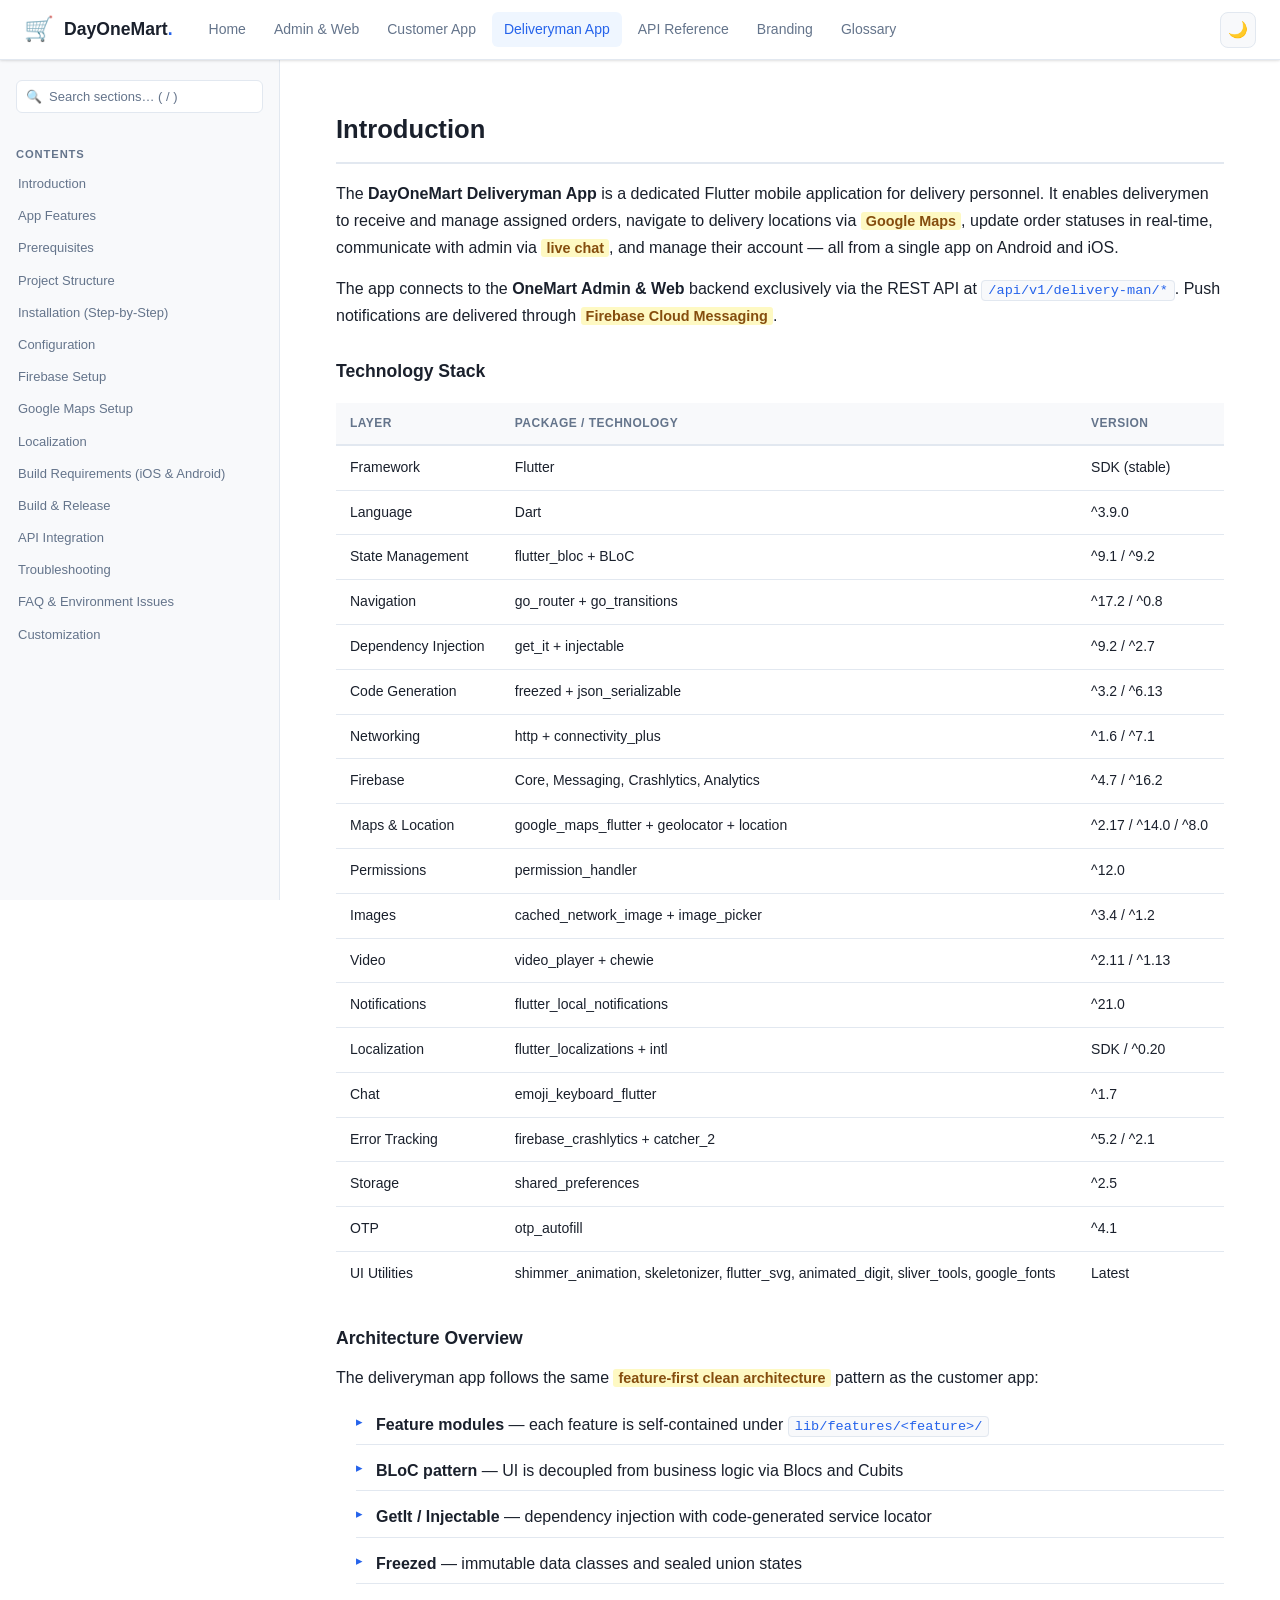
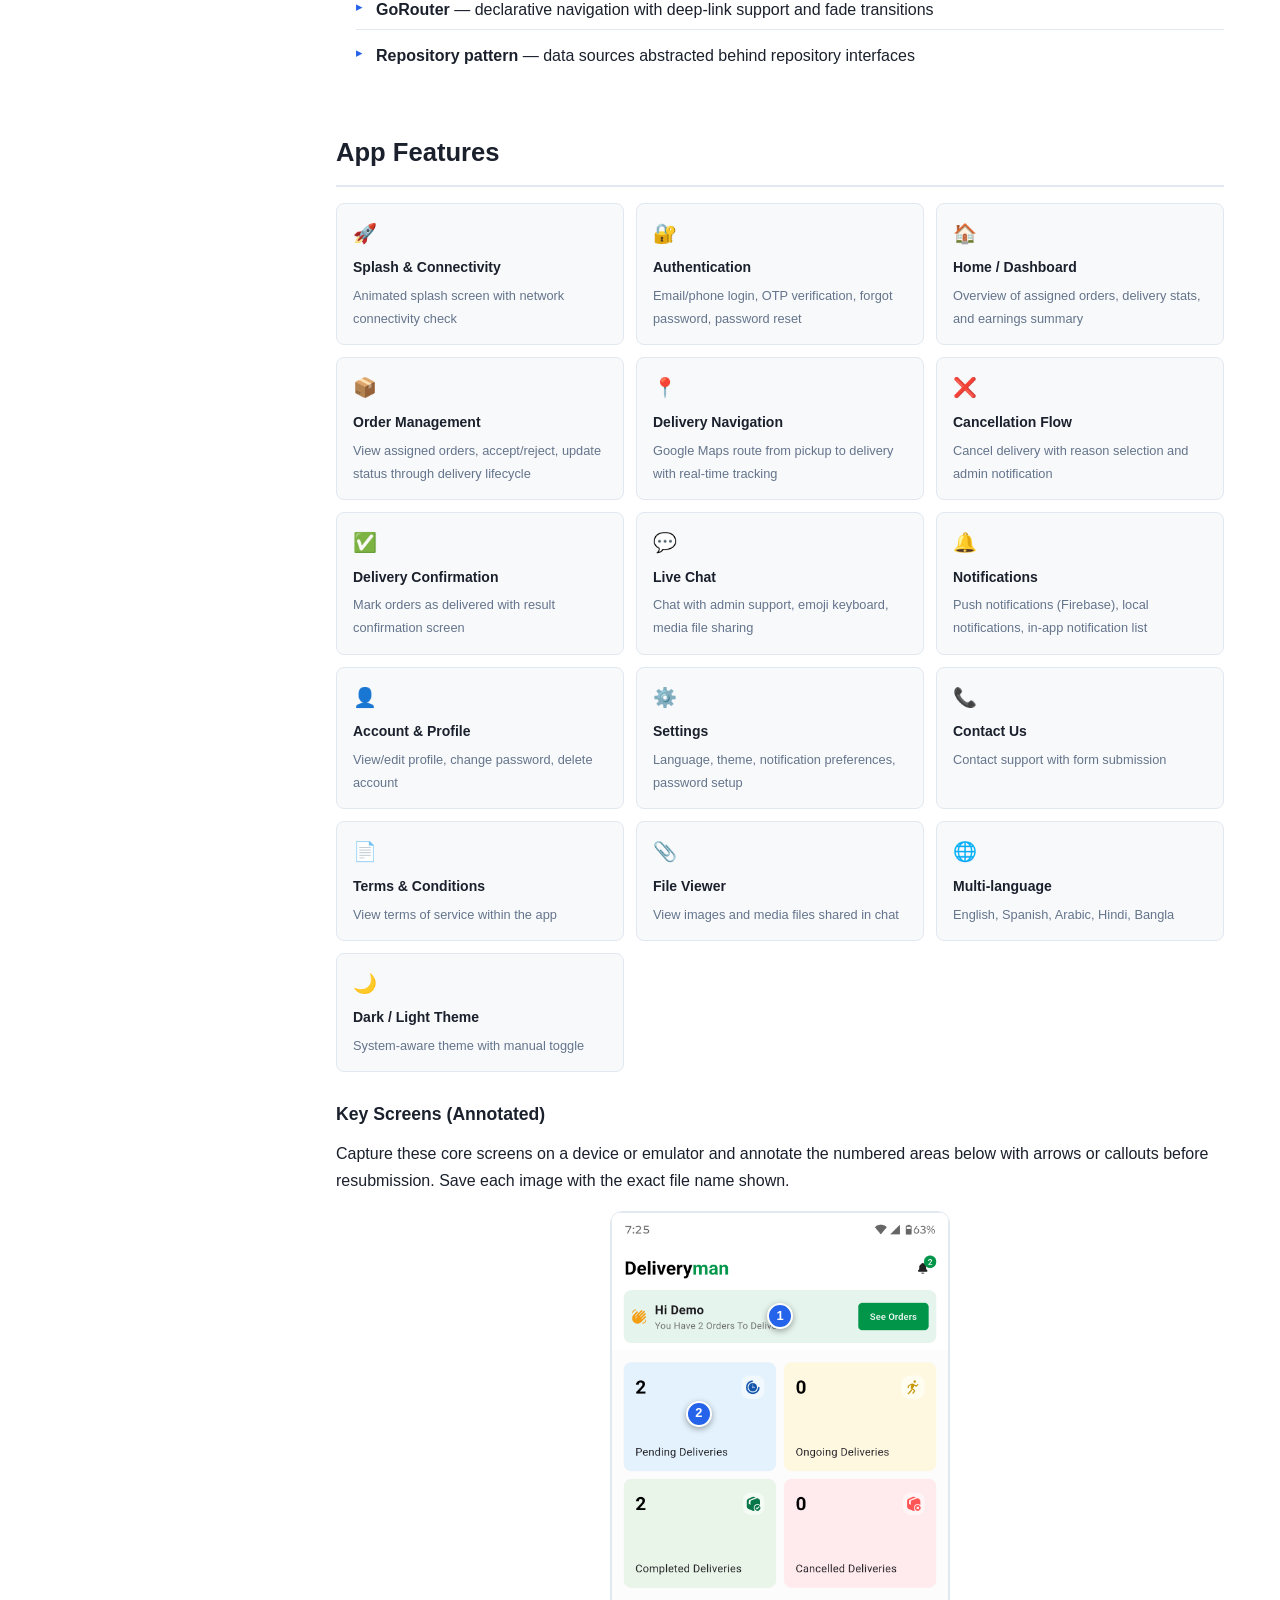
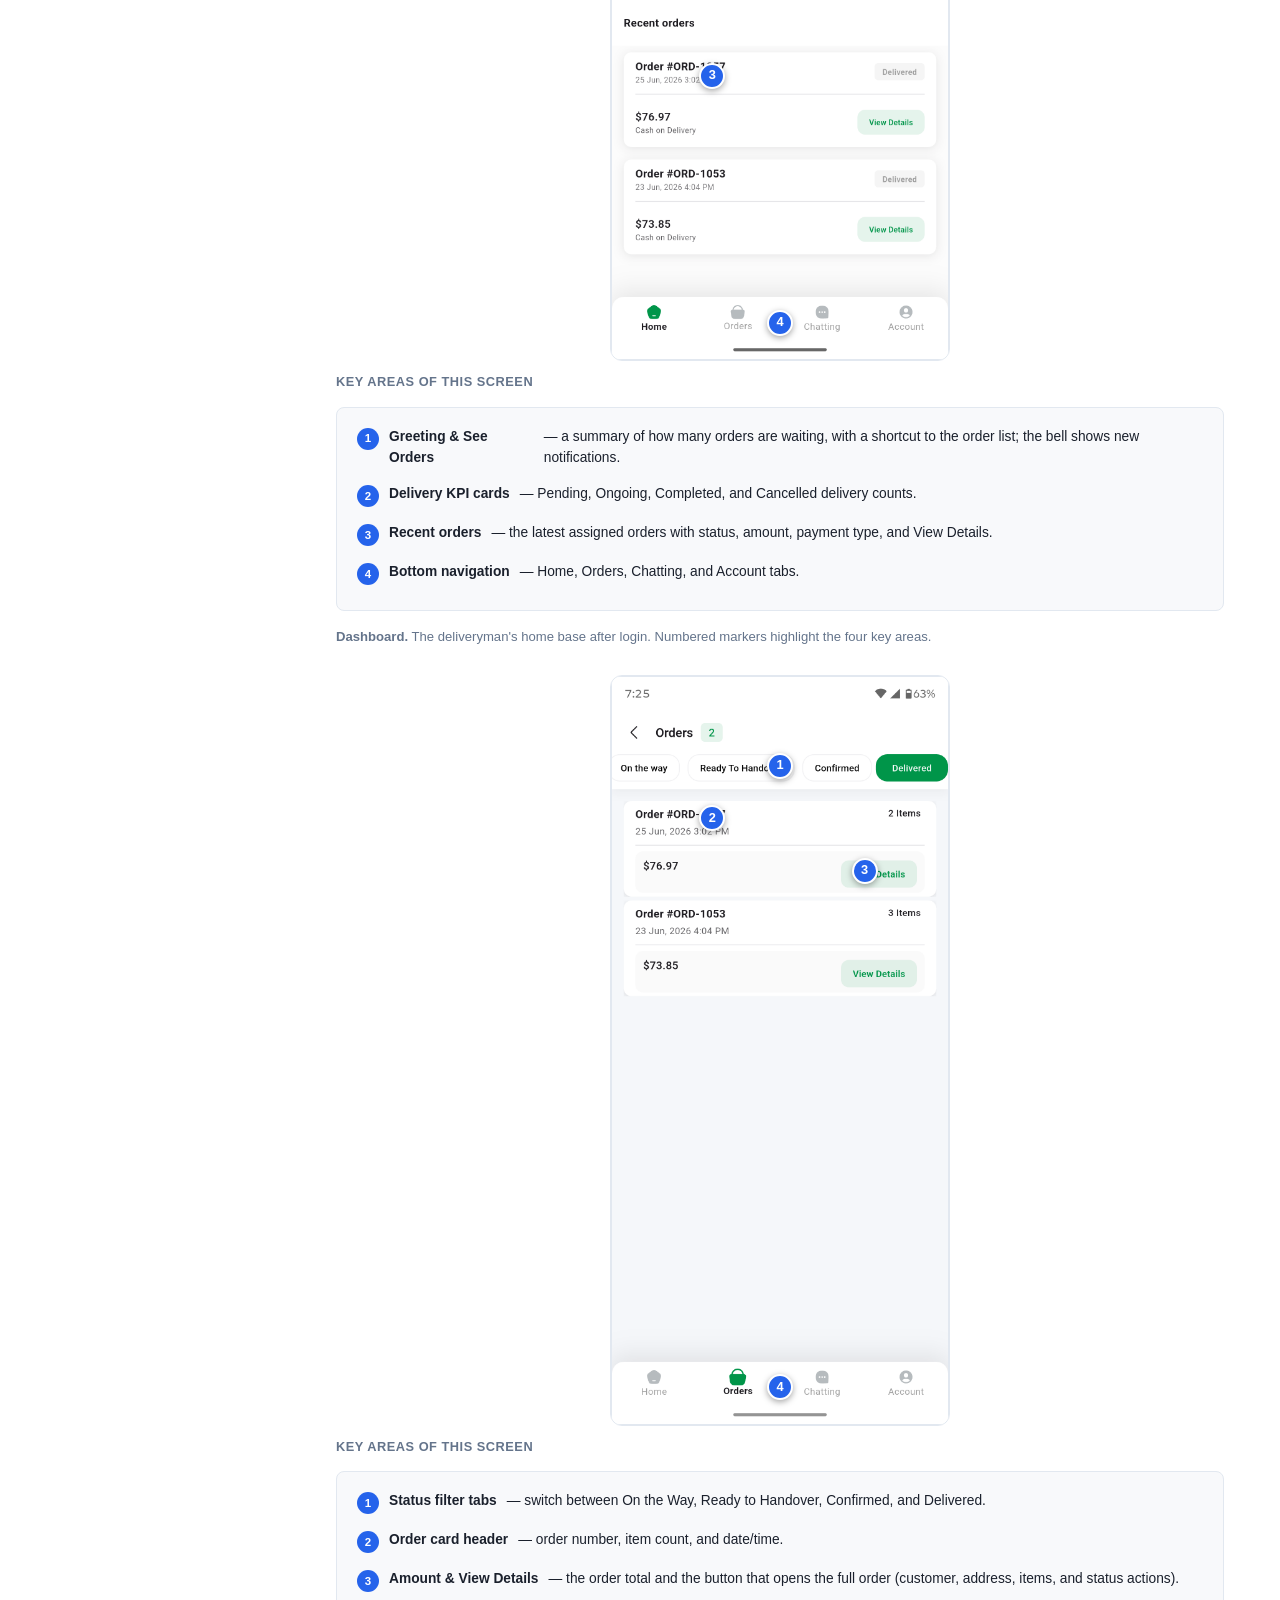
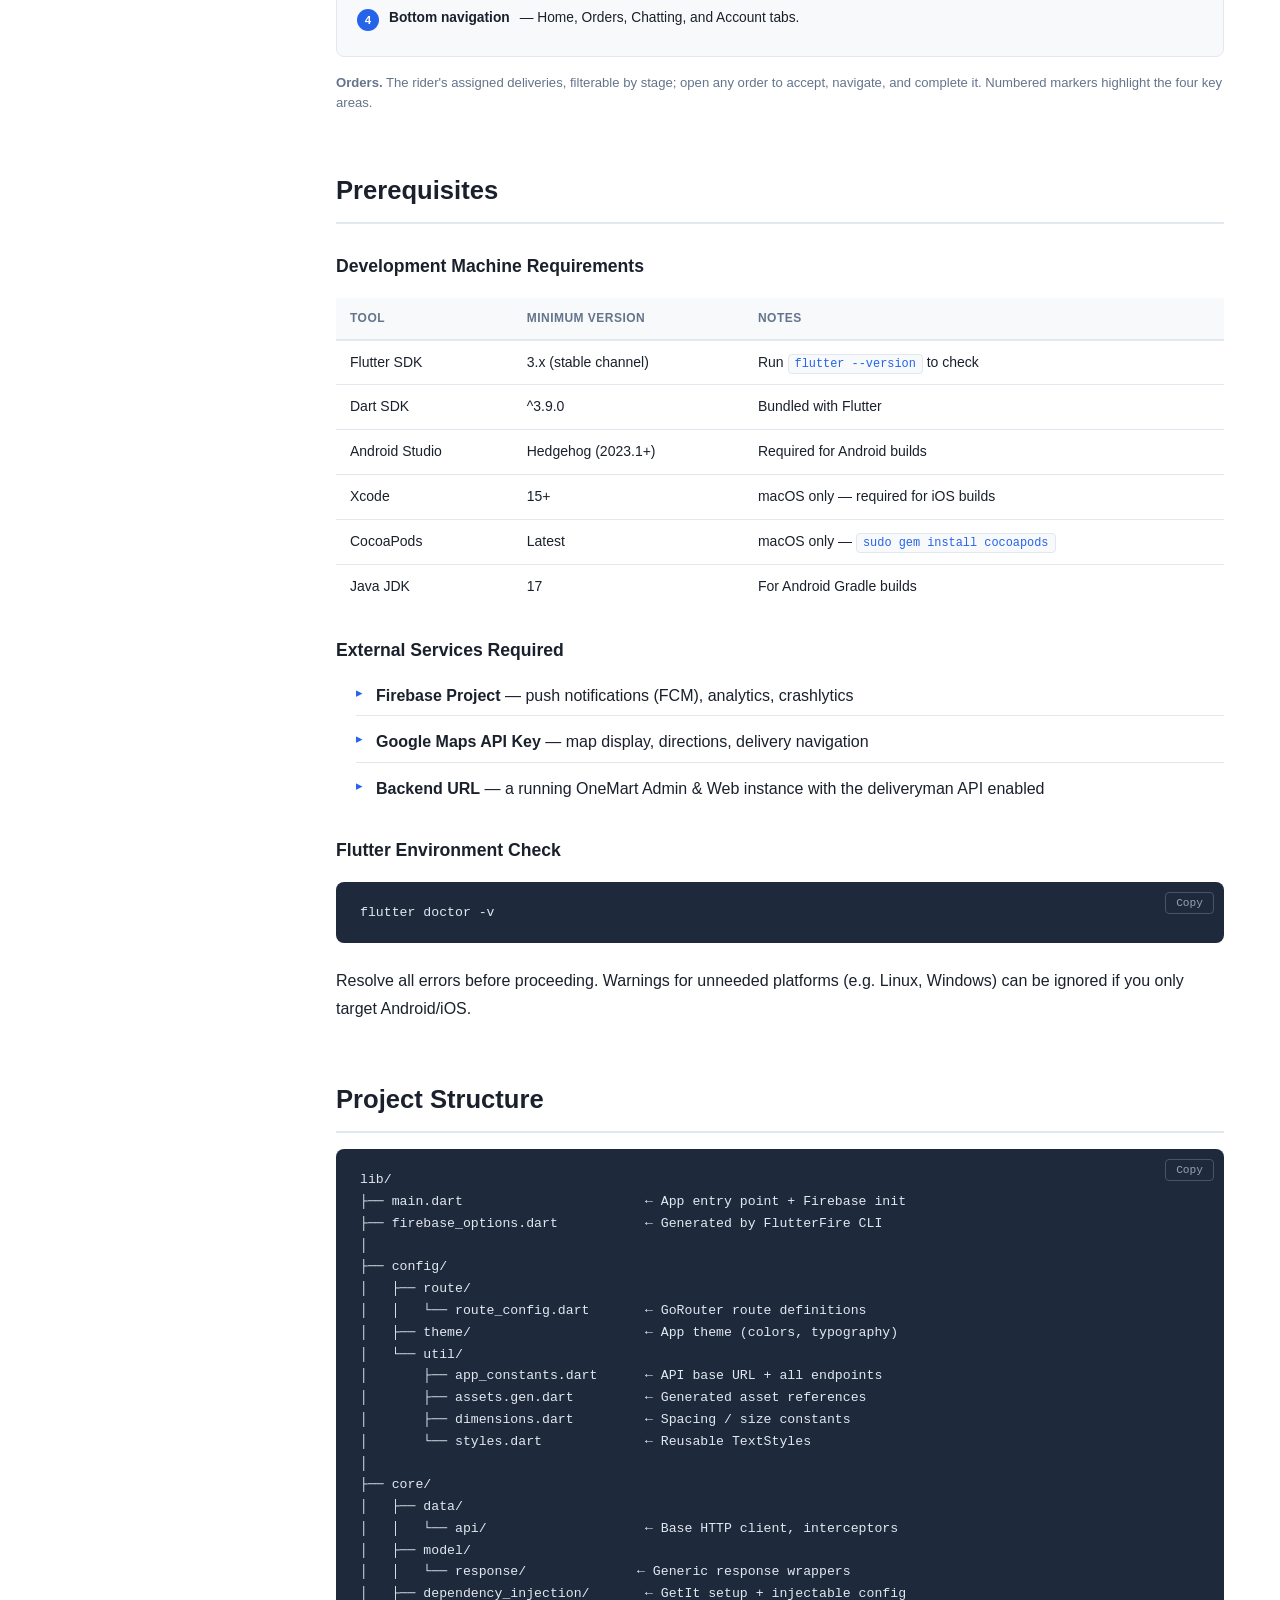
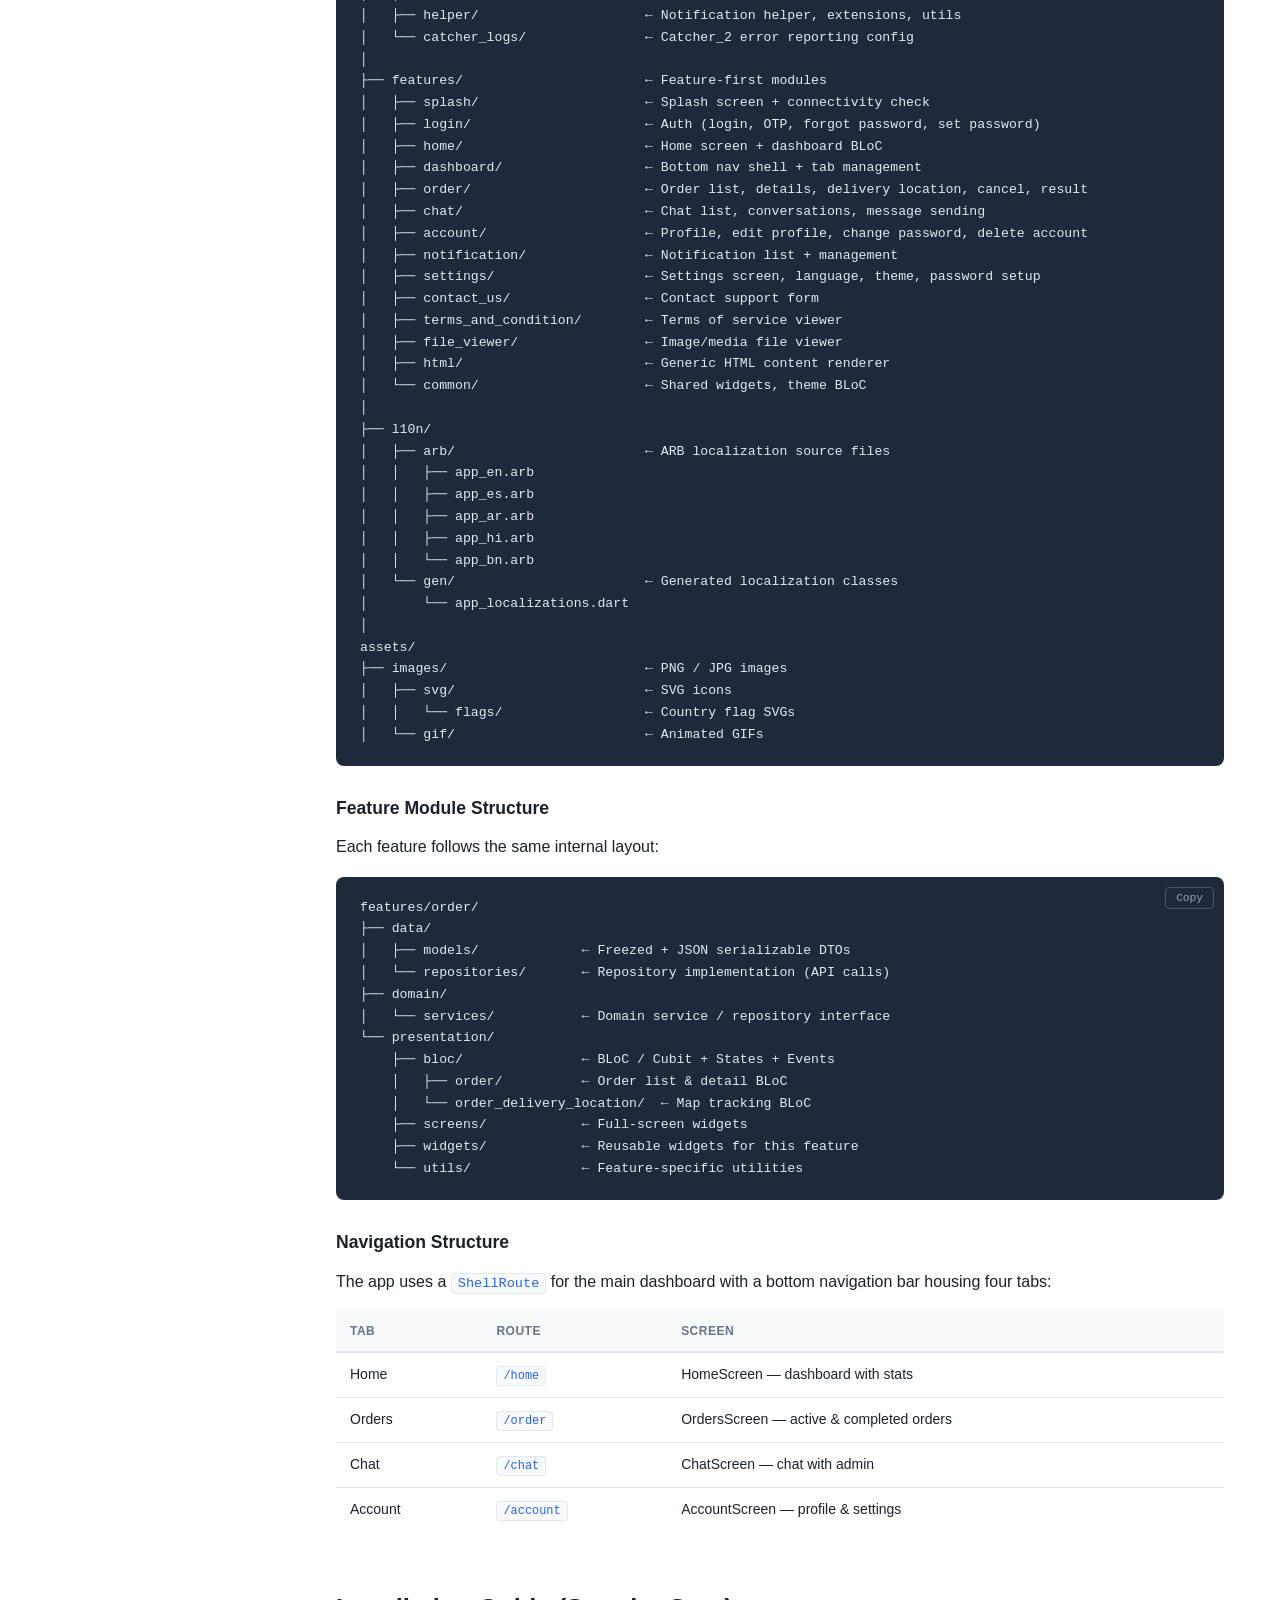
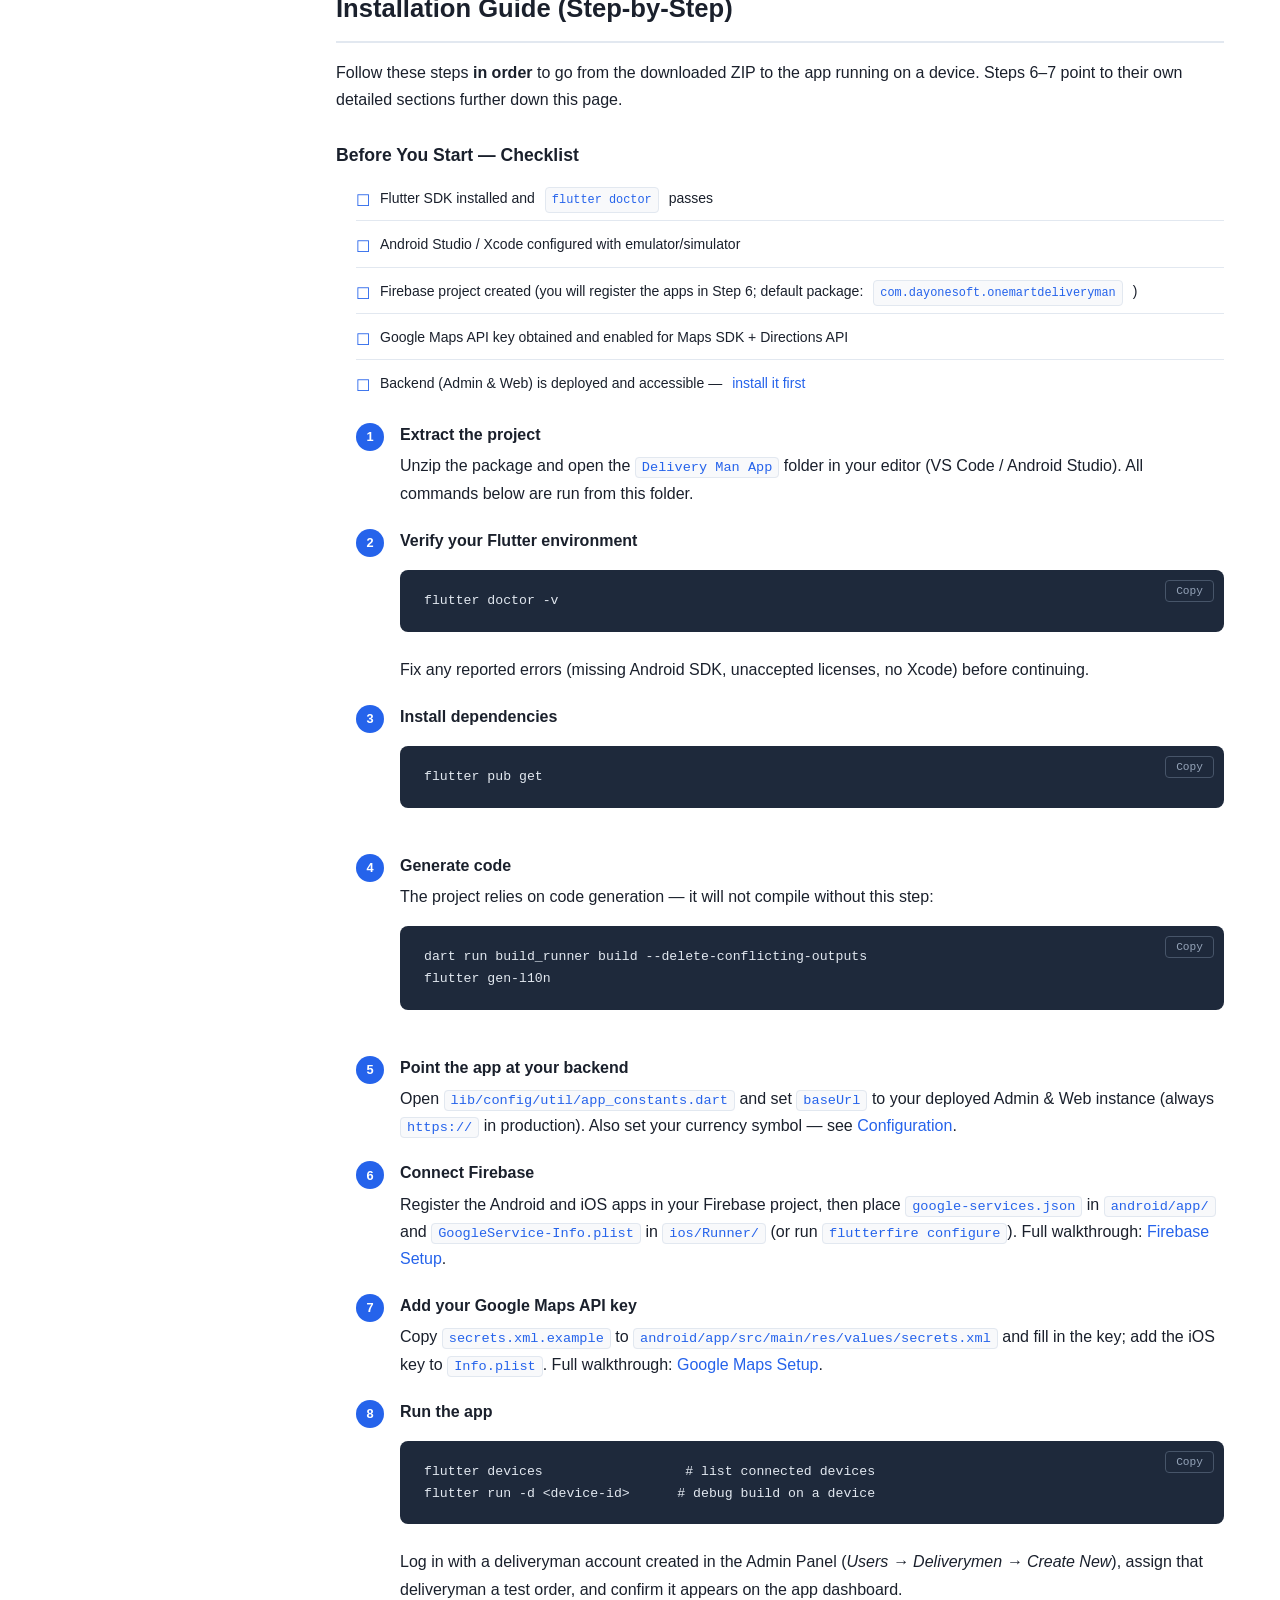
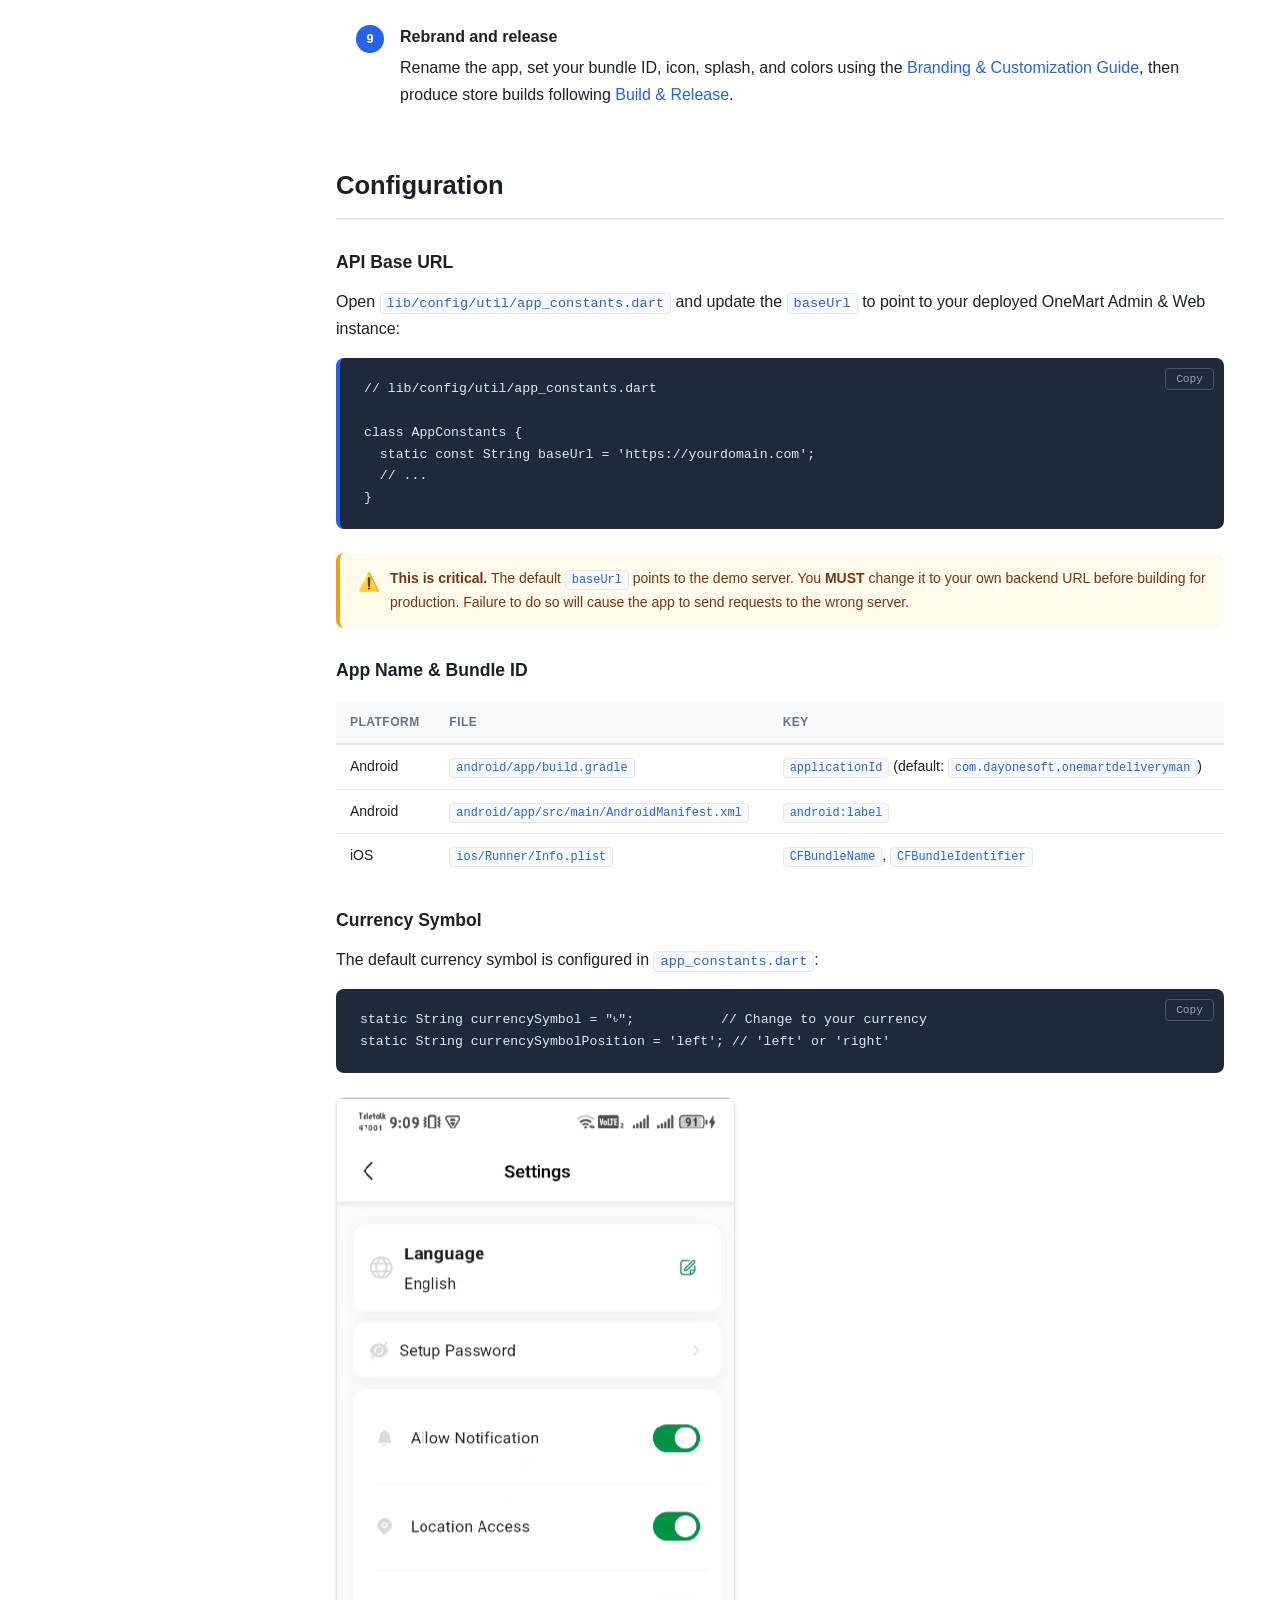
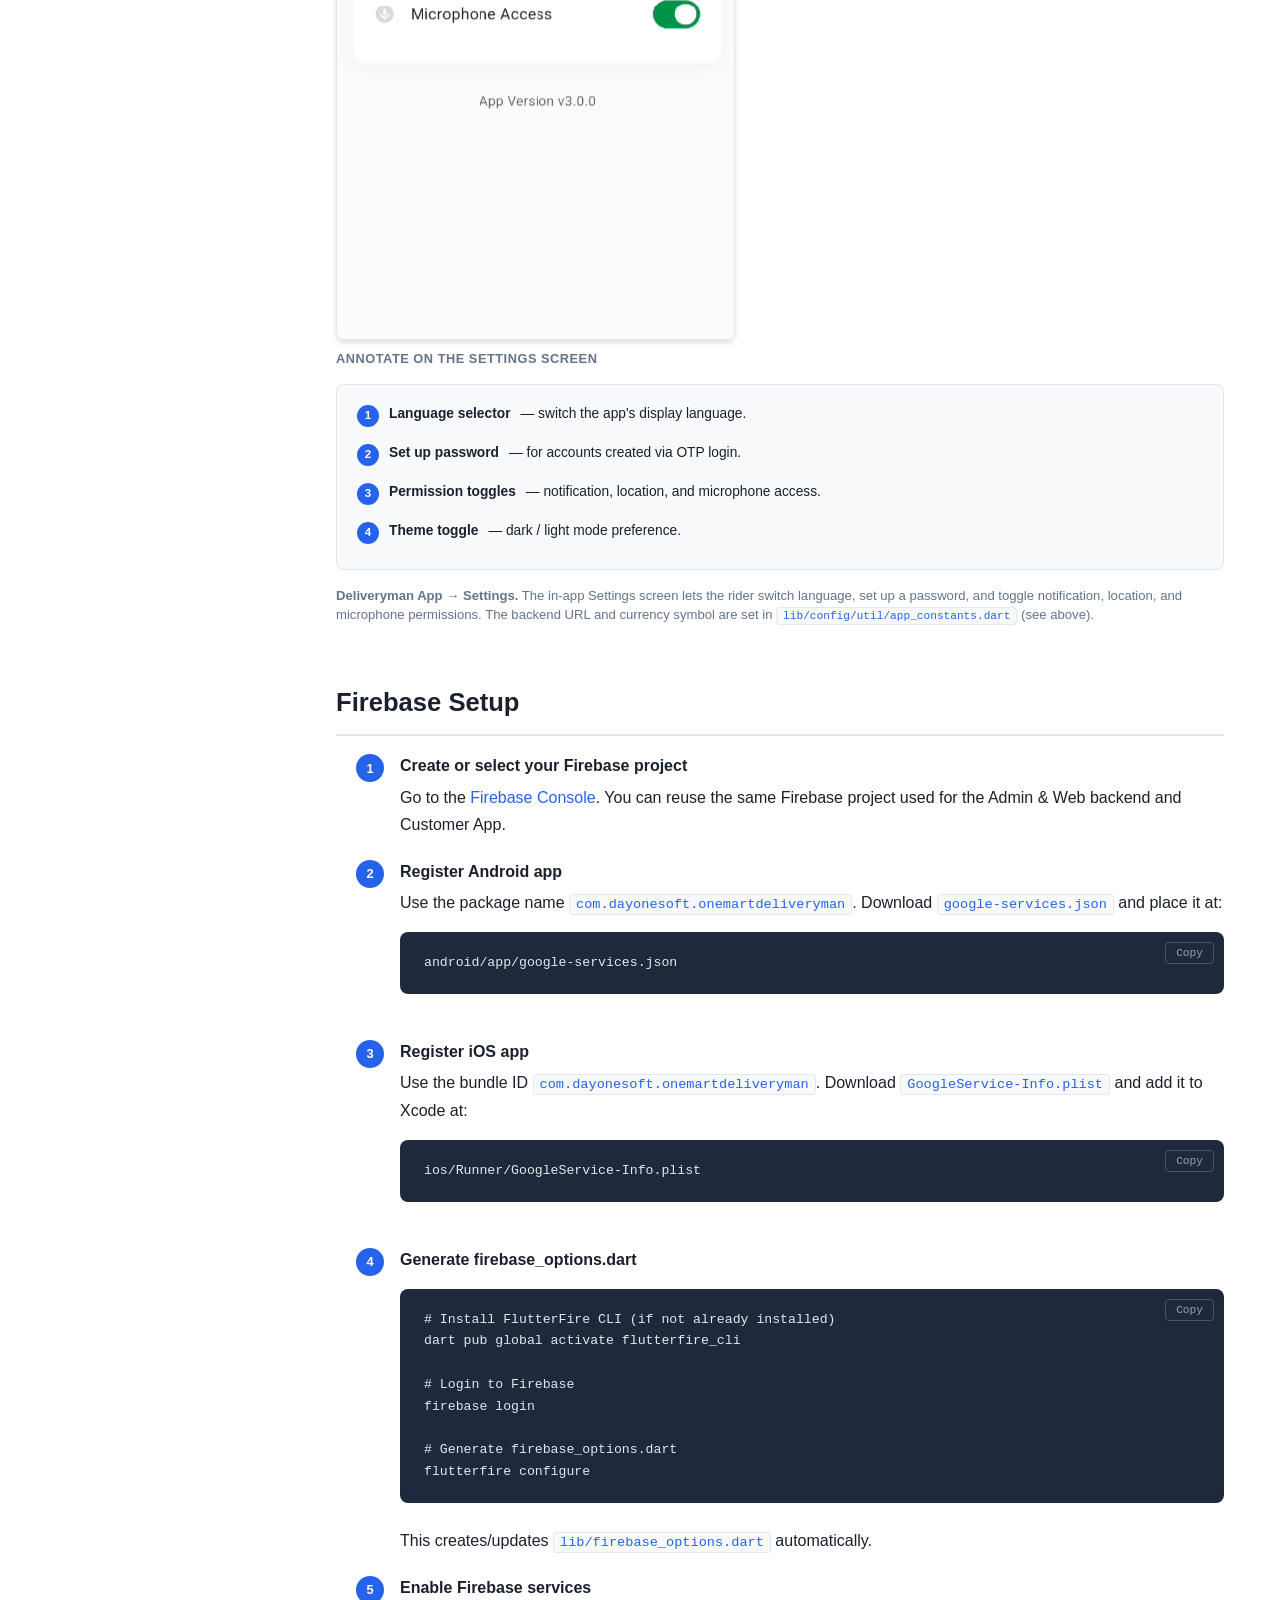
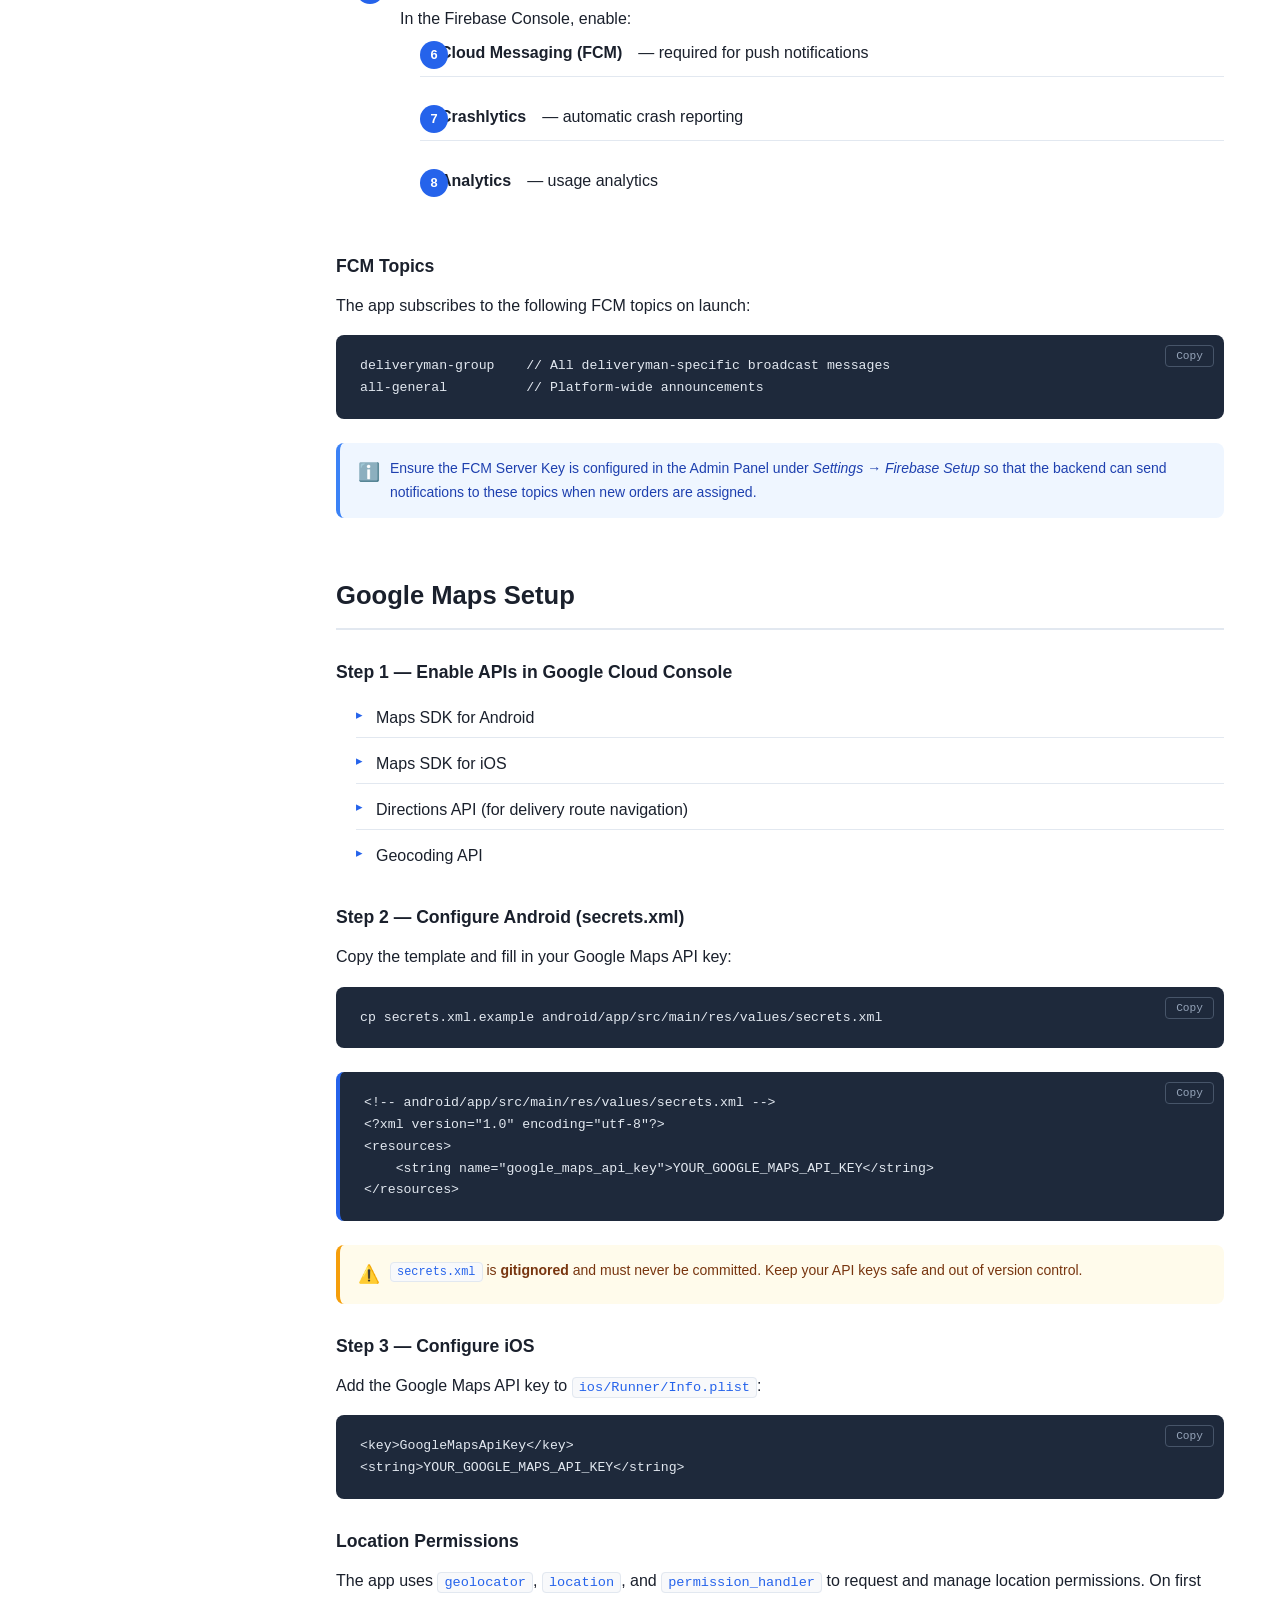
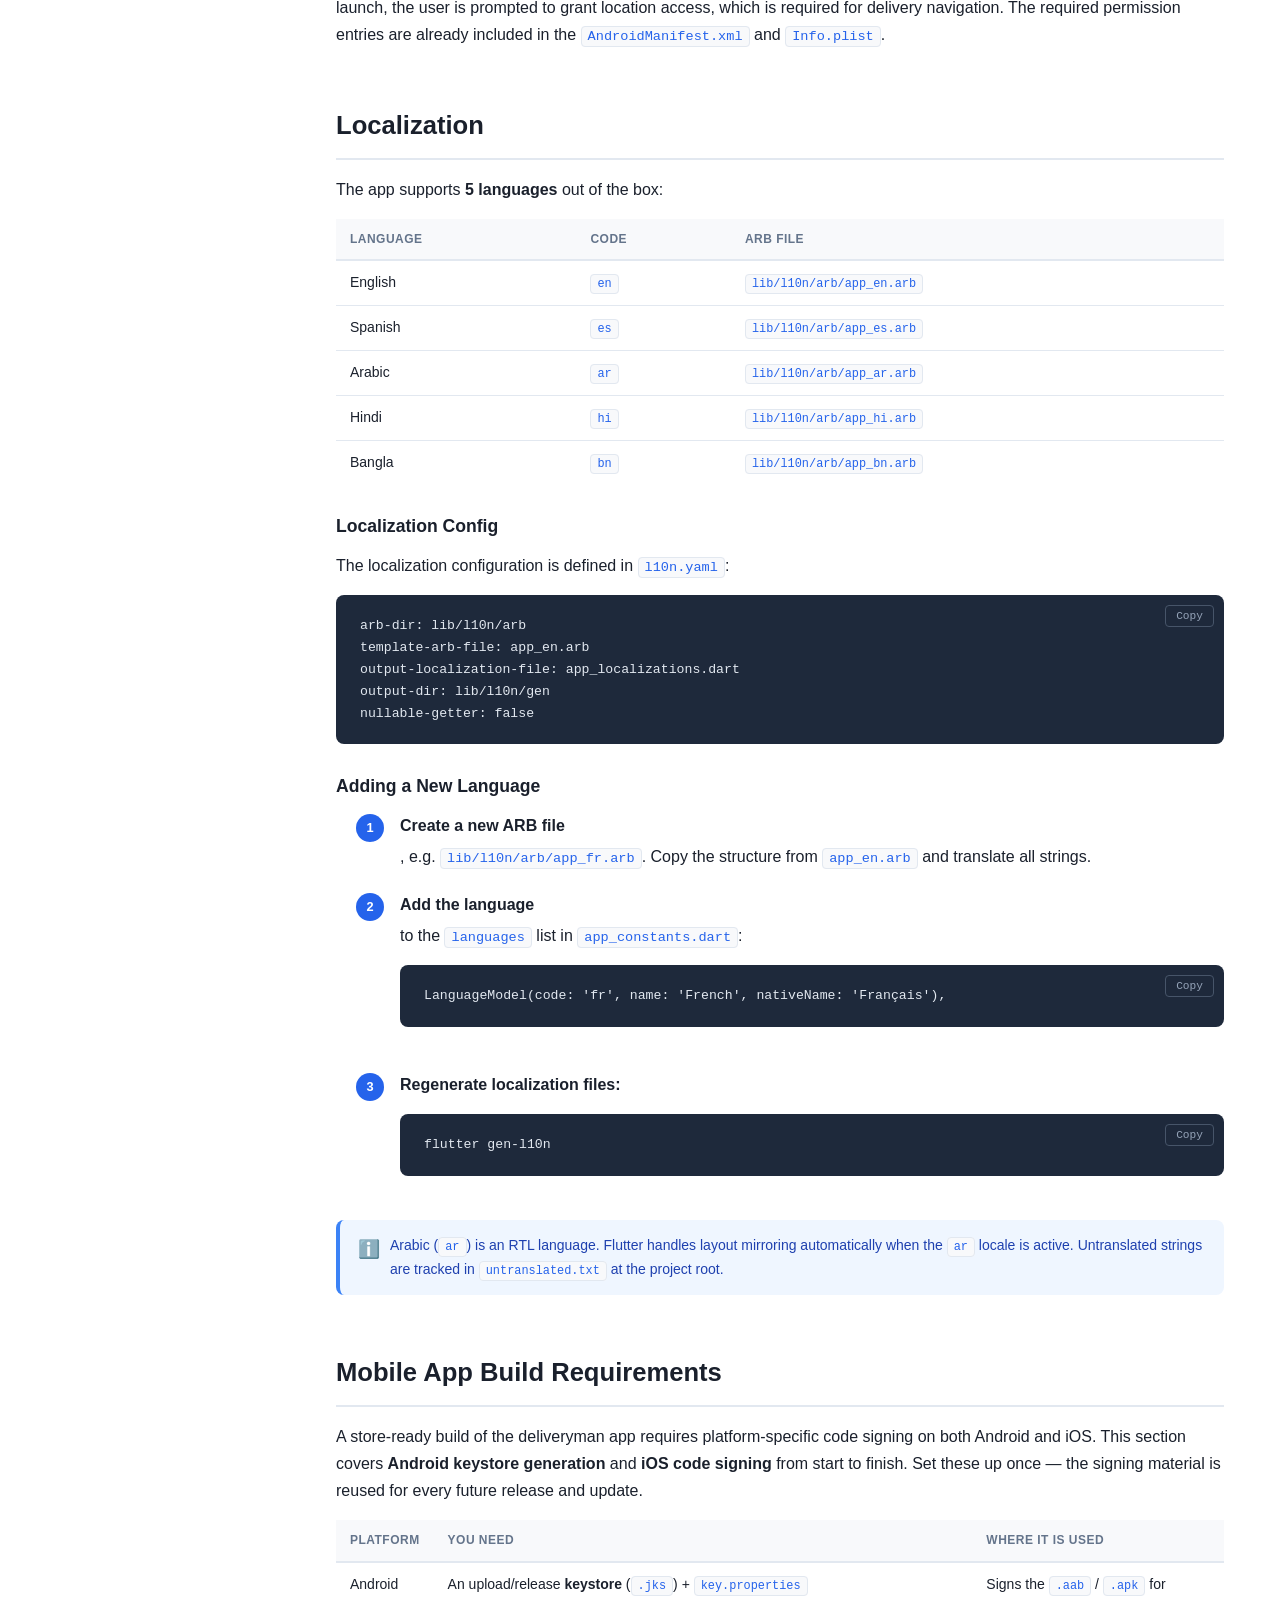
<file: source/pages/deliveryman-app.html>
<!DOCTYPE html>
<html lang="en">
<head>
  <meta charset="UTF-8" />
  <meta name="viewport" content="width=device-width, initial-scale=1.0" />
  <title>Deliveryman App — DayOneMart Docs</title>
  <link rel="stylesheet" href="../assets/css/docs.css" />
  <link rel="icon" href="data:image/svg+xml,<svg xmlns='http://www.w3.org/2000/svg' viewBox='0 0 100 100'><text y='.9em' font-size='90'>🚚</text></svg>" />
</head>
<body>

<!-- ============================================================
     NAVBAR
     ============================================================ -->
<header class="navbar">
  <a class="brand" href="../../index.html">
    <span style="font-size:1.5rem;">🛒</span>
    <span>DayOneMart<span class="brand-dot">.</span></span>
  </a>
  <nav>
    <a href="../../index.html">Home</a>
    <a href="admin-and-web.html">Admin &amp; Web</a>
    <a href="customer-app.html">Customer App</a>
    <a href="deliveryman-app.html" class="active">Deliveryman App</a>
    <a href="api-reference.html">API Reference</a>
    <a href="branding-guide.html">Branding</a>
    <a href="../../index.html#glossary">Glossary</a>
  </nav>
  <div class="nav-actions">
    <button class="btn-icon menu-toggle" title="Toggle menu" aria-label="Toggle sidebar">☰</button>
    <button class="btn-icon theme-toggle" title="Toggle theme" aria-label="Toggle theme">🌙</button>
  </div>
</header>

<!-- ============================================================
     PAGE LAYOUT
     ============================================================ -->
<div class="scroll-progress"><div class="scroll-progress-bar"></div></div>
<div class="page-doc">

  <!-- ---- Sidebar ---- -->
  <aside class="sidebar">
    <div class="sidebar-search">
      <span class="search-icon">🔍</span>
      <input id="search" type="search" placeholder="Search sections… ( / )" />
    </div>

    <h4>Contents</h4>
    <nav>
      <ul class="toc">
        <li><a href="#introduction">Introduction</a></li>
        <li><a href="#app-features">App Features</a></li>
        <li><a href="#prerequisites">Prerequisites</a></li>
        <li><a href="#project-structure">Project Structure</a></li>
        <li><a href="#quick-start">Installation (Step-by-Step)</a></li>
        <li><a href="#configuration">Configuration</a></li>
        <li><a href="#firebase-setup">Firebase Setup</a></li>
        <li><a href="#google-maps-setup">Google Maps Setup</a></li>
        <li><a href="#localization">Localization</a></li>
        <li><a href="#build-requirements">Build Requirements (iOS &amp; Android)</a></li>
        <li><a href="#build-and-release">Build &amp; Release</a></li>
        <li><a href="#api-integration">API Integration</a></li>
        <li><a href="#troubleshooting">Troubleshooting</a></li>
        <li><a href="#faq">FAQ &amp; Environment Issues</a></li>
        <li><a href="#customization">Customization</a></li>
      </ul>
    </nav>
  </aside>

  <!-- ---- Main Content ---- -->
  <section class="content">

    <!-- ========================================================
         INTRODUCTION
         ======================================================== -->
    <h2 id="introduction">Introduction</h2>

    <p>
      The <strong>DayOneMart Deliveryman App</strong> is a dedicated Flutter mobile application
      for delivery personnel. It enables deliverymen to receive and manage assigned orders,
      navigate to delivery locations via <span class="mark">Google Maps</span>, update order
      statuses in real-time, communicate with admin via <span class="mark">live chat</span>,
      and manage their account — all from a single app on Android and iOS.
    </p>

    <p>
      The app connects to the <strong>OneMart Admin &amp; Web</strong> backend exclusively via the
      REST API at <code>/api/v1/delivery-man/*</code>.
      Push notifications are delivered through <span class="mark">Firebase Cloud Messaging</span>.
    </p>

    <h3>Technology Stack</h3>

    <table class="doc-table">
      <thead>
        <tr><th>Layer</th><th>Package / Technology</th><th>Version</th></tr>
      </thead>
      <tbody>
        <tr><td>Framework</td><td>Flutter</td><td>SDK (stable)</td></tr>
        <tr><td>Language</td><td>Dart</td><td>^3.9.0</td></tr>
        <tr><td>State Management</td><td>flutter_bloc + BLoC</td><td>^9.1 / ^9.2</td></tr>
        <tr><td>Navigation</td><td>go_router + go_transitions</td><td>^17.2 / ^0.8</td></tr>
        <tr><td>Dependency Injection</td><td>get_it + injectable</td><td>^9.2 / ^2.7</td></tr>
        <tr><td>Code Generation</td><td>freezed + json_serializable</td><td>^3.2 / ^6.13</td></tr>
        <tr><td>Networking</td><td>http + connectivity_plus</td><td>^1.6 / ^7.1</td></tr>
        <tr><td>Firebase</td><td>Core, Messaging, Crashlytics, Analytics</td><td>^4.7 / ^16.2</td></tr>
        <tr><td>Maps &amp; Location</td><td>google_maps_flutter + geolocator + location</td><td>^2.17 / ^14.0 / ^8.0</td></tr>
        <tr><td>Permissions</td><td>permission_handler</td><td>^12.0</td></tr>
        <tr><td>Images</td><td>cached_network_image + image_picker</td><td>^3.4 / ^1.2</td></tr>
        <tr><td>Video</td><td>video_player + chewie</td><td>^2.11 / ^1.13</td></tr>
        <tr><td>Notifications</td><td>flutter_local_notifications</td><td>^21.0</td></tr>
        <tr><td>Localization</td><td>flutter_localizations + intl</td><td>SDK / ^0.20</td></tr>
        <tr><td>Chat</td><td>emoji_keyboard_flutter</td><td>^1.7</td></tr>
        <tr><td>Error Tracking</td><td>firebase_crashlytics + catcher_2</td><td>^5.2 / ^2.1</td></tr>
        <tr><td>Storage</td><td>shared_preferences</td><td>^2.5</td></tr>
        <tr><td>OTP</td><td>otp_autofill</td><td>^4.1</td></tr>
        <tr><td>UI Utilities</td><td>shimmer_animation, skeletonizer, flutter_svg, animated_digit, sliver_tools, google_fonts</td><td>Latest</td></tr>
      </tbody>
    </table>

    <h3>Architecture Overview</h3>
    <p>
      The deliveryman app follows the same <span class="mark">feature-first clean architecture</span>
      pattern as the customer app:
    </p>
    <ul class="list">
      <li><strong>Feature modules</strong> — each feature is self-contained under <code>lib/features/&lt;feature&gt;/</code></li>
      <li><strong>BLoC pattern</strong> — UI is decoupled from business logic via Blocs and Cubits</li>
      <li><strong>GetIt / Injectable</strong> — dependency injection with code-generated service locator</li>
      <li><strong>Freezed</strong> — immutable data classes and sealed union states</li>
      <li><strong>GoRouter</strong> — declarative navigation with deep-link support and fade transitions</li>
      <li><strong>Repository pattern</strong> — data sources abstracted behind repository interfaces</li>
    </ul>

    <!-- ========================================================
         APP FEATURES
         ======================================================== -->
    <h2 id="app-features">App Features</h2>

    <div class="feature-grid">
      <div class="feature-item">
        <div class="fi-icon">🚀</div>
        <strong>Splash &amp; Connectivity</strong>
        <span>Animated splash screen with network connectivity check</span>
      </div>
      <div class="feature-item">
        <div class="fi-icon">🔐</div>
        <strong>Authentication</strong>
        <span>Email/phone login, OTP verification, forgot password, password reset</span>
      </div>
      <div class="feature-item">
        <div class="fi-icon">🏠</div>
        <strong>Home / Dashboard</strong>
        <span>Overview of assigned orders, delivery stats, and earnings summary</span>
      </div>
      <div class="feature-item">
        <div class="fi-icon">📦</div>
        <strong>Order Management</strong>
        <span>View assigned orders, accept/reject, update status through delivery lifecycle</span>
      </div>
      <div class="feature-item">
        <div class="fi-icon">📍</div>
        <strong>Delivery Navigation</strong>
        <span>Google Maps route from pickup to delivery with real-time tracking</span>
      </div>
      <div class="feature-item">
        <div class="fi-icon">❌</div>
        <strong>Cancellation Flow</strong>
        <span>Cancel delivery with reason selection and admin notification</span>
      </div>
      <div class="feature-item">
        <div class="fi-icon">✅</div>
        <strong>Delivery Confirmation</strong>
        <span>Mark orders as delivered with result confirmation screen</span>
      </div>
      <div class="feature-item">
        <div class="fi-icon">💬</div>
        <strong>Live Chat</strong>
        <span>Chat with admin support, emoji keyboard, media file sharing</span>
      </div>
      <div class="feature-item">
        <div class="fi-icon">🔔</div>
        <strong>Notifications</strong>
        <span>Push notifications (Firebase), local notifications, in-app notification list</span>
      </div>
      <div class="feature-item">
        <div class="fi-icon">👤</div>
        <strong>Account &amp; Profile</strong>
        <span>View/edit profile, change password, delete account</span>
      </div>
      <div class="feature-item">
        <div class="fi-icon">⚙️</div>
        <strong>Settings</strong>
        <span>Language, theme, notification preferences, password setup</span>
      </div>
      <div class="feature-item">
        <div class="fi-icon">📞</div>
        <strong>Contact Us</strong>
        <span>Contact support with form submission</span>
      </div>
      <div class="feature-item">
        <div class="fi-icon">📄</div>
        <strong>Terms &amp; Conditions</strong>
        <span>View terms of service within the app</span>
      </div>
      <div class="feature-item">
        <div class="fi-icon">📎</div>
        <strong>File Viewer</strong>
        <span>View images and media files shared in chat</span>
      </div>
      <div class="feature-item">
        <div class="fi-icon">🌐</div>
        <strong>Multi-language</strong>
        <span>English, Spanish, Arabic, Hindi, Bangla</span>
      </div>
      <div class="feature-item">
        <div class="fi-icon">🌙</div>
        <strong>Dark / Light Theme</strong>
        <span>System-aware theme with manual toggle</span>
      </div>
    </div>

    <h3 id="app-screens">Key Screens (Annotated)</h3>
    <p>
      Capture these core screens on a device or emulator and annotate the numbered areas below with
      arrows or callouts before resubmission. Save each image with the exact file name shown.
    </p>

    <figure class="doc-figure">
      <div class="shot shot-mobile">
        <img src="../assets/images/screenshots/deliveryman-app-dashboard.png"
             alt="Deliveryman App Dashboard — greeting with orders to deliver, delivery KPI cards, recent orders, and bottom navigation"
             class="doc-img" />
        <span class="pin" style="left:50%;top:14%;">1</span>
        <span class="pin" style="left:26%;top:27%;">2</span>
        <span class="pin" style="left:30%;top:62%;">3</span>
        <span class="pin" style="left:50%;top:95%;">4</span>
      </div>
      <p class="callout-title">Key areas of this screen</p>
      <ol class="callout-legend">
        <li><strong>Greeting &amp; See Orders</strong> — a summary of how many orders are waiting, with a shortcut to the order list; the bell shows new notifications.</li>
        <li><strong>Delivery KPI cards</strong> — Pending, Ongoing, Completed, and Cancelled delivery counts.</li>
        <li><strong>Recent orders</strong> — the latest assigned orders with status, amount, payment type, and View Details.</li>
        <li><strong>Bottom navigation</strong> — Home, Orders, Chatting, and Account tabs.</li>
      </ol>
      <figcaption><strong>Dashboard.</strong> The deliveryman's home base after login. Numbered markers highlight the four key areas.</figcaption>
    </figure>

    <figure class="doc-figure">
      <div class="shot shot-mobile">
        <img src="../assets/images/screenshots/deliveryman-app-order.png"
             alt="Deliveryman App Orders — status filter tabs, order cards with items and amount, View Details, and bottom navigation"
             class="doc-img" />
        <span class="pin" style="left:50%;top:12%;">1</span>
        <span class="pin" style="left:30%;top:19%;">2</span>
        <span class="pin" style="left:75%;top:26%;">3</span>
        <span class="pin" style="left:50%;top:95%;">4</span>
      </div>
      <p class="callout-title">Key areas of this screen</p>
      <ol class="callout-legend">
        <li><strong>Status filter tabs</strong> — switch between On the Way, Ready to Handover, Confirmed, and Delivered.</li>
        <li><strong>Order card header</strong> — order number, item count, and date/time.</li>
        <li><strong>Amount &amp; View Details</strong> — the order total and the button that opens the full order (customer, address, items, and status actions).</li>
        <li><strong>Bottom navigation</strong> — Home, Orders, Chatting, and Account tabs.</li>
      </ol>
      <figcaption><strong>Orders.</strong> The rider's assigned deliveries, filterable by stage; open any order to accept, navigate, and complete it. Numbered markers highlight the four key areas.</figcaption>
    </figure>

    <!-- ========================================================
         PREREQUISITES
         ======================================================== -->
    <h2 id="prerequisites">Prerequisites</h2>

    <h3>Development Machine Requirements</h3>

    <table class="doc-table">
      <thead><tr><th>Tool</th><th>Minimum Version</th><th>Notes</th></tr></thead>
      <tbody>
        <tr><td>Flutter SDK</td><td>3.x (stable channel)</td><td>Run <code>flutter --version</code> to check</td></tr>
        <tr><td>Dart SDK</td><td>^3.9.0</td><td>Bundled with Flutter</td></tr>
        <tr><td>Android Studio</td><td>Hedgehog (2023.1+)</td><td>Required for Android builds</td></tr>
        <tr><td>Xcode</td><td>15+</td><td>macOS only — required for iOS builds</td></tr>
        <tr><td>CocoaPods</td><td>Latest</td><td>macOS only — <code>sudo gem install cocoapods</code></td></tr>
        <tr><td>Java JDK</td><td>17</td><td>For Android Gradle builds</td></tr>
      </tbody>
    </table>

    <h3>External Services Required</h3>
    <ul class="list">
      <li><strong>Firebase Project</strong> — push notifications (FCM), analytics, crashlytics</li>
      <li><strong>Google Maps API Key</strong> — map display, directions, delivery navigation</li>
      <li><strong>Backend URL</strong> — a running OneMart Admin &amp; Web instance with the deliveryman API enabled</li>
    </ul>

    <h3>Flutter Environment Check</h3>
<pre class="code">
flutter doctor -v
</pre>
    <p>Resolve all errors before proceeding. Warnings for unneeded platforms (e.g. Linux, Windows) can be ignored if you only target Android/iOS.</p>

    <!-- ========================================================
         PROJECT STRUCTURE
         ======================================================== -->
    <h2 id="project-structure">Project Structure</h2>

<pre class="code">
lib/
├── main.dart                       ← App entry point + Firebase init
├── firebase_options.dart           ← Generated by FlutterFire CLI
│
├── config/
│   ├── route/
│   │   └── route_config.dart       ← GoRouter route definitions
│   ├── theme/                      ← App theme (colors, typography)
│   └── util/
│       ├── app_constants.dart      ← API base URL + all endpoints
│       ├── assets.gen.dart         ← Generated asset references
│       ├── dimensions.dart         ← Spacing / size constants
│       └── styles.dart             ← Reusable TextStyles
│
├── core/
│   ├── data/
│   │   └── api/                    ← Base HTTP client, interceptors
│   ├── model/
│   │   └── response/              ← Generic response wrappers
│   ├── dependency_injection/       ← GetIt setup + injectable config
│   ├── helper/                     ← Notification helper, extensions, utils
│   └── catcher_logs/               ← Catcher_2 error reporting config
│
├── features/                       ← Feature-first modules
│   ├── splash/                     ← Splash screen + connectivity check
│   ├── login/                      ← Auth (login, OTP, forgot password, set password)
│   ├── home/                       ← Home screen + dashboard BLoC
│   ├── dashboard/                  ← Bottom nav shell + tab management
│   ├── order/                      ← Order list, details, delivery location, cancel, result
│   ├── chat/                       ← Chat list, conversations, message sending
│   ├── account/                    ← Profile, edit profile, change password, delete account
│   ├── notification/               ← Notification list + management
│   ├── settings/                   ← Settings screen, language, theme, password setup
│   ├── contact_us/                 ← Contact support form
│   ├── terms_and_condition/        ← Terms of service viewer
│   ├── file_viewer/                ← Image/media file viewer
│   ├── html/                       ← Generic HTML content renderer
│   └── common/                     ← Shared widgets, theme BLoC
│
├── l10n/
│   ├── arb/                        ← ARB localization source files
│   │   ├── app_en.arb
│   │   ├── app_es.arb
│   │   ├── app_ar.arb
│   │   ├── app_hi.arb
│   │   └── app_bn.arb
│   └── gen/                        ← Generated localization classes
│       └── app_localizations.dart
│
assets/
├── images/                         ← PNG / JPG images
│   ├── svg/                        ← SVG icons
│   │   └── flags/                  ← Country flag SVGs
│   └── gif/                        ← Animated GIFs
</pre>

    <h3>Feature Module Structure</h3>
    <p>Each feature follows the same internal layout:</p>
<pre class="code">
features/order/
├── data/
│   ├── models/             ← Freezed + JSON serializable DTOs
│   └── repositories/       ← Repository implementation (API calls)
├── domain/
│   └── services/           ← Domain service / repository interface
└── presentation/
    ├── bloc/               ← BLoC / Cubit + States + Events
    │   ├── order/          ← Order list & detail BLoC
    │   └── order_delivery_location/  ← Map tracking BLoC
    ├── screens/            ← Full-screen widgets
    ├── widgets/            ← Reusable widgets for this feature
    └── utils/              ← Feature-specific utilities
</pre>

    <h3>Navigation Structure</h3>
    <p>The app uses a <code>ShellRoute</code> for the main dashboard with a bottom navigation bar housing four tabs:</p>

    <table class="doc-table">
      <thead><tr><th>Tab</th><th>Route</th><th>Screen</th></tr></thead>
      <tbody>
        <tr><td>Home</td><td><code>/home</code></td><td>HomeScreen — dashboard with stats</td></tr>
        <tr><td>Orders</td><td><code>/order</code></td><td>OrdersScreen — active &amp; completed orders</td></tr>
        <tr><td>Chat</td><td><code>/chat</code></td><td>ChatScreen — chat with admin</td></tr>
        <tr><td>Account</td><td><code>/account</code></td><td>AccountScreen — profile &amp; settings</td></tr>
      </tbody>
    </table>

    <!-- ========================================================
         QUICK START
         ======================================================== -->
    <h2 id="quick-start">Installation Guide (Step-by-Step)</h2>

    <p>
      Follow these steps <strong>in order</strong> to go from the downloaded ZIP to the app running on
      a device. Steps 6–7 point to their own detailed sections further down this page.
    </p>

    <h3>Before You Start — Checklist</h3>
    <ul class="checklist">
      <li>Flutter SDK installed and <code>flutter doctor</code> passes</li>
      <li>Android Studio / Xcode configured with emulator/simulator</li>
      <li>Firebase project created (you will register the apps in Step 6; default package: <code>com.dayonesoft.onemartdeliveryman</code>)</li>
      <li>Google Maps API key obtained and enabled for Maps SDK + Directions API</li>
      <li>Backend (Admin &amp; Web) is deployed and accessible — <a href="admin-and-web.html#installation-process">install it first</a></li>
    </ul>

    <ol class="steps">
      <li>
        <div class="step-body">
          <strong>Extract the project</strong>
          Unzip the package and open the <code>Delivery Man App</code> folder in your editor
          (VS Code / Android Studio). All commands below are run from this folder.
        </div>
      </li>
      <li>
        <div class="step-body">
          <strong>Verify your Flutter environment</strong>
<pre class="code">
flutter doctor -v
</pre>
          Fix any reported errors (missing Android SDK, unaccepted licenses, no Xcode) before
          continuing.
        </div>
      </li>
      <li>
        <div class="step-body">
          <strong>Install dependencies</strong>
<pre class="code">
flutter pub get
</pre>
        </div>
      </li>
      <li>
        <div class="step-body">
          <strong>Generate code</strong>
          The project relies on code generation — it will not compile without this step:
<pre class="code">
dart run build_runner build --delete-conflicting-outputs
flutter gen-l10n
</pre>
        </div>
      </li>
      <li>
        <div class="step-body">
          <strong>Point the app at your backend</strong>
          Open <code>lib/config/util/app_constants.dart</code> and set <code>baseUrl</code> to your
          deployed Admin &amp; Web instance (always <code>https://</code> in production). Also set your
          currency symbol — see <a href="#configuration">Configuration</a>.
        </div>
      </li>
      <li>
        <div class="step-body">
          <strong>Connect Firebase</strong>
          Register the Android and iOS apps in your Firebase project, then place
          <code>google-services.json</code> in <code>android/app/</code> and
          <code>GoogleService-Info.plist</code> in <code>ios/Runner/</code> (or run
          <code>flutterfire configure</code>). Full walkthrough:
          <a href="#firebase-setup">Firebase Setup</a>.
        </div>
      </li>
      <li>
        <div class="step-body">
          <strong>Add your Google Maps API key</strong>
          Copy <code>secrets.xml.example</code> to
          <code>android/app/src/main/res/values/secrets.xml</code> and fill in the key; add the iOS
          key to <code>Info.plist</code>. Full walkthrough:
          <a href="#google-maps-setup">Google Maps Setup</a>.
        </div>
      </li>
      <li>
        <div class="step-body">
          <strong>Run the app</strong>
<pre class="code">
flutter devices                  # list connected devices
flutter run -d &lt;device-id&gt;      # debug build on a device
</pre>
          Log in with a deliveryman account created in the Admin Panel
          (<em>Users → Deliverymen → Create New</em>), assign that deliveryman a test order, and
          confirm it appears on the app dashboard.
        </div>
      </li>
      <li>
        <div class="step-body">
          <strong>Rebrand and release</strong>
          Rename the app, set your bundle ID, icon, splash, and colors using the
          <a href="branding-guide.html">Branding &amp; Customization Guide</a>, then produce store
          builds following <a href="#build-and-release">Build &amp; Release</a>.
        </div>
      </li>
    </ol>

    <!-- ========================================================
         CONFIGURATION
         ======================================================== -->
    <h2 id="configuration">Configuration</h2>

    <h3>API Base URL</h3>
    <p>
      Open <code>lib/config/util/app_constants.dart</code> and update the <code>baseUrl</code>
      to point to your deployed OneMart Admin &amp; Web instance:
    </p>
<pre class="code highlight">
// lib/config/util/app_constants.dart

class AppConstants {
  static const String baseUrl = 'https://yourdomain.com';
  // ...
}
</pre>

    <div class="alert alert-warning">
      <span class="alert-icon">⚠️</span>
      <div>
        <strong>This is critical.</strong> The default <code>baseUrl</code> points to the demo server.
        You <strong>MUST</strong> change it to your own backend URL before building for production.
        Failure to do so will cause the app to send requests to the wrong server.
      </div>
    </div>

    <h3>App Name &amp; Bundle ID</h3>

    <table class="doc-table">
      <thead><tr><th>Platform</th><th>File</th><th>Key</th></tr></thead>
      <tbody>
        <tr>
          <td>Android</td>
          <td><code>android/app/build.gradle</code></td>
          <td><code>applicationId</code> (default: <code>com.dayonesoft.onemartdeliveryman</code>)</td>
        </tr>
        <tr>
          <td>Android</td>
          <td><code>android/app/src/main/AndroidManifest.xml</code></td>
          <td><code>android:label</code></td>
        </tr>
        <tr>
          <td>iOS</td>
          <td><code>ios/Runner/Info.plist</code></td>
          <td><code>CFBundleName</code>, <code>CFBundleIdentifier</code></td>
        </tr>
      </tbody>
    </table>

    <h3>Currency Symbol</h3>
    <p>The default currency symbol is configured in <code>app_constants.dart</code>:</p>
<pre class="code">
static String currencySymbol = "৳";           // Change to your currency
static String currencySymbolPosition = 'left'; // 'left' or 'right'
</pre>

    <figure class="doc-figure">
      <img src="../assets/images/screenshots/deliveryman-app-settings.png"
           alt="Deliveryman App in-app Settings screen — Language, Setup Password, and Notification / Location / Microphone permission toggles"
           class="doc-img" />
      <p class="callout-title">Annotate on the Settings screen</p>
      <ol class="callout-legend">
        <li><strong>Language selector</strong> — switch the app's display language.</li>
        <li><strong>Set up password</strong> — for accounts created via OTP login.</li>
        <li><strong>Permission toggles</strong> — notification, location, and microphone access.</li>
        <li><strong>Theme toggle</strong> — dark / light mode preference.</li>
      </ol>
      <figcaption>
        <strong>Deliveryman App → Settings.</strong> The in-app Settings screen lets the rider switch
        language, set up a password, and toggle notification, location, and microphone permissions.
        The backend URL and currency symbol are set in
        <code>lib/config/util/app_constants.dart</code> (see above).
      </figcaption>
    </figure>

    <!-- ========================================================
         FIREBASE SETUP
         ======================================================== -->
    <h2 id="firebase-setup">Firebase Setup</h2>

    <ol class="steps">
      <li>
        <div class="step-body">
          <strong>Create or select your Firebase project</strong>
          Go to the <a href="https://console.firebase.google.com" target="_blank">Firebase Console</a>.
          You can reuse the same Firebase project used for the Admin &amp; Web backend and Customer App.
        </div>
      </li>
      <li>
        <div class="step-body">
          <strong>Register Android app</strong>
          Use the package name <code>com.dayonesoft.onemartdeliveryman</code>.
          Download <code>google-services.json</code> and place it at:
<pre class="code">
android/app/google-services.json
</pre>
        </div>
      </li>
      <li>
        <div class="step-body">
          <strong>Register iOS app</strong>
          Use the bundle ID <code>com.dayonesoft.onemartdeliveryman</code>.
          Download <code>GoogleService-Info.plist</code> and add it to Xcode at:
<pre class="code">
ios/Runner/GoogleService-Info.plist
</pre>
        </div>
      </li>
      <li>
        <div class="step-body">
          <strong>Generate firebase_options.dart</strong>
<pre class="code">
# Install FlutterFire CLI (if not already installed)
dart pub global activate flutterfire_cli

# Login to Firebase
firebase login

# Generate firebase_options.dart
flutterfire configure
</pre>
          This creates/updates <code>lib/firebase_options.dart</code> automatically.
        </div>
      </li>
      <li>
        <div class="step-body">
          <strong>Enable Firebase services</strong>
          In the Firebase Console, enable:
          <ul class="list">
            <li><strong>Cloud Messaging (FCM)</strong> — required for push notifications</li>
            <li><strong>Crashlytics</strong> — automatic crash reporting</li>
            <li><strong>Analytics</strong> — usage analytics</li>
          </ul>
        </div>
      </li>
    </ol>

    <h3>FCM Topics</h3>
    <p>The app subscribes to the following FCM topics on launch:</p>
<pre class="code">
deliveryman-group    // All deliveryman-specific broadcast messages
all-general          // Platform-wide announcements
</pre>

    <div class="alert alert-info">
      <span class="alert-icon">ℹ️</span>
      <div>
        Ensure the FCM Server Key is configured in the Admin Panel under
        <em>Settings → Firebase Setup</em> so that the backend can send notifications
        to these topics when new orders are assigned.
      </div>
    </div>

    <!-- ========================================================
         GOOGLE MAPS SETUP
         ======================================================== -->
    <h2 id="google-maps-setup">Google Maps Setup</h2>

    <h3>Step 1 — Enable APIs in Google Cloud Console</h3>
    <ul class="list">
      <li>Maps SDK for Android</li>
      <li>Maps SDK for iOS</li>
      <li>Directions API (for delivery route navigation)</li>
      <li>Geocoding API</li>
    </ul>

    <h3>Step 2 — Configure Android (secrets.xml)</h3>
    <p>Copy the template and fill in your Google Maps API key:</p>
<pre class="code">
cp secrets.xml.example android/app/src/main/res/values/secrets.xml
</pre>
<pre class="code highlight">
&lt;!-- android/app/src/main/res/values/secrets.xml --&gt;
&lt;?xml version="1.0" encoding="utf-8"?&gt;
&lt;resources&gt;
    &lt;string name="google_maps_api_key"&gt;YOUR_GOOGLE_MAPS_API_KEY&lt;/string&gt;
&lt;/resources&gt;
</pre>

    <div class="alert alert-warning">
      <span class="alert-icon">⚠️</span>
      <div>
        <code>secrets.xml</code> is <strong>gitignored</strong> and must never be committed.
        Keep your API keys safe and out of version control.
      </div>
    </div>

    <h3>Step 3 — Configure iOS</h3>
    <p>Add the Google Maps API key to <code>ios/Runner/Info.plist</code>:</p>
<pre class="code">
&lt;key&gt;GoogleMapsApiKey&lt;/key&gt;
&lt;string&gt;YOUR_GOOGLE_MAPS_API_KEY&lt;/string&gt;
</pre>

    <h3>Location Permissions</h3>
    <p>
      The app uses <code>geolocator</code>, <code>location</code>, and <code>permission_handler</code>
      to request and manage location permissions. On first launch, the user is prompted to grant
      location access, which is required for delivery navigation. The required permission entries
      are already included in the <code>AndroidManifest.xml</code> and <code>Info.plist</code>.
    </p>

    <!-- ========================================================
         LOCALIZATION
         ======================================================== -->
    <h2 id="localization">Localization</h2>

    <p>The app supports <strong>5 languages</strong> out of the box:</p>

    <table class="doc-table">
      <thead><tr><th>Language</th><th>Code</th><th>ARB File</th></tr></thead>
      <tbody>
        <tr><td>English</td><td><code>en</code></td><td><code>lib/l10n/arb/app_en.arb</code></td></tr>
        <tr><td>Spanish</td><td><code>es</code></td><td><code>lib/l10n/arb/app_es.arb</code></td></tr>
        <tr><td>Arabic</td><td><code>ar</code></td><td><code>lib/l10n/arb/app_ar.arb</code></td></tr>
        <tr><td>Hindi</td><td><code>hi</code></td><td><code>lib/l10n/arb/app_hi.arb</code></td></tr>
        <tr><td>Bangla</td><td><code>bn</code></td><td><code>lib/l10n/arb/app_bn.arb</code></td></tr>
      </tbody>
    </table>

    <h3>Localization Config</h3>
    <p>The localization configuration is defined in <code>l10n.yaml</code>:</p>
<pre class="code">
arb-dir: lib/l10n/arb
template-arb-file: app_en.arb
output-localization-file: app_localizations.dart
output-dir: lib/l10n/gen
nullable-getter: false
</pre>

    <h3>Adding a New Language</h3>
    <ol class="steps">
      <li>
        <div class="step-body">
          <strong>Create a new ARB file</strong>, e.g. <code>lib/l10n/arb/app_fr.arb</code>.
          Copy the structure from <code>app_en.arb</code> and translate all strings.
        </div>
      </li>
      <li>
        <div class="step-body">
          <strong>Add the language</strong> to the <code>languages</code> list in <code>app_constants.dart</code>:
<pre class="code">
LanguageModel(code: 'fr', name: 'French', nativeName: 'Français'),
</pre>
        </div>
      </li>
      <li>
        <div class="step-body">
          <strong>Regenerate localization files:</strong>
<pre class="code">
flutter gen-l10n
</pre>
        </div>
      </li>
    </ol>

    <div class="alert alert-info">
      <span class="alert-icon">ℹ️</span>
      <div>
        Arabic (<code>ar</code>) is an RTL language. Flutter handles layout mirroring automatically
        when the <code>ar</code> locale is active. Untranslated strings are tracked in
        <code>untranslated.txt</code> at the project root.
      </div>
    </div>

    <!-- ========================================================
         BUILD REQUIREMENTS
         ======================================================== -->
    <h2 id="build-requirements">Mobile App Build Requirements</h2>

    <p>
      A store-ready build of the deliveryman app requires platform-specific code signing on both
      Android and iOS. This section covers <strong>Android keystore generation</strong> and
      <strong>iOS code signing</strong> from start to finish. Set these up once — the signing
      material is reused for every future release and update.
    </p>

    <table class="doc-table">
      <thead><tr><th>Platform</th><th>You need</th><th>Where it is used</th></tr></thead>
      <tbody>
        <tr><td>Android</td><td>An upload/release <strong>keystore</strong> (<code>.jks</code>) + <code>key.properties</code></td><td>Signs the <code>.aab</code> / <code>.apk</code> for Google Play</td></tr>
        <tr><td>iOS</td><td>Apple Developer Program membership, a <strong>Distribution certificate</strong>, an <strong>App ID</strong>, and a <strong>provisioning profile</strong></td><td>Signs the <code>.ipa</code> for the App Store / TestFlight</td></tr>
      </tbody>
    </table>

    <h3>Android — Keystore Generation</h3>
    <p>
      Google Play requires every release build to be digitally signed with a keystore you own.
      Generate one with the JDK's <code>keytool</code> utility:
    </p>
<pre class="code">
keytool -genkey -v \
  -keystore upload-keystore.jks \
  -keyalg RSA -keysize 2048 -validity 10000 \
  -alias upload
</pre>
    <p>
      You will be prompted for a keystore password, a key password, and your organisation details.
      This produces an <code>upload-keystore.jks</code> file. Move it into the Android app module
      (for example <code>android/app/upload-keystore.jks</code>), then create
      <code>android/key.properties</code> so Gradle can locate and use it:
    </p>
<pre class="code highlight">
# android/key.properties
storePassword=&lt;your-store-password&gt;
keyPassword=&lt;your-key-password&gt;
keyAlias=upload
storeFile=upload-keystore.jks
</pre>
    <p>
      The Android app module is already configured to read <code>key.properties</code> and apply the
      release signing config automatically, so no Gradle edits are required. Once the file is in
      place, <code>flutter build appbundle --release</code> produces a signed, upload-ready bundle.
    </p>

    <div class="alert alert-warning">
      <span class="alert-icon">⚠️</span>
      <div>
        Store the <code>.jks</code> keystore and its passwords somewhere safe and backed up, and
        keep <code>key.properties</code> out of version control. Losing the keystore means you can
        never publish an update to the same Google Play listing again.
      </div>
    </div>

    <h3>iOS — Code Signing</h3>
    <p>
      iOS builds must be signed with credentials issued by Apple. A paid
      <strong>Apple Developer Program</strong> membership is required before you can create a
      distributable build.
    </p>
    <ol class="steps">
      <li>
        <div class="step-body">
          <strong>Register an App ID (Bundle Identifier)</strong>
          In the <a href="https://developer.apple.com/account" target="_blank">Apple Developer portal</a>
          → Certificates, Identifiers &amp; Profiles → Identifiers, register a unique bundle ID
          (e.g. <code>com.yourcompany.onemartdeliveryman</code>) and enable the Push Notifications
          capability.
        </div>
      </li>
      <li>
        <div class="step-body">
          <strong>Create a Distribution certificate</strong>
          Under Certificates, create an <strong>Apple Distribution</strong> certificate and install
          it into your Mac's login Keychain. This identity signs release builds.
        </div>
      </li>
      <li>
        <div class="step-body">
          <strong>Create a provisioning profile</strong>
          Create an <strong>App Store</strong> distribution provisioning profile that links your
          App ID to the distribution certificate, then download and double-click it to install.
        </div>
      </li>
      <li>
        <div class="step-body">
          <strong>Configure signing in Xcode</strong>
          Open <code>ios/Runner.xcworkspace</code> → select the <em>Runner</em> target →
          <em>Signing &amp; Capabilities</em>. Set your <strong>Team</strong> and the
          <strong>Bundle Identifier</strong> to match the App ID above.
          <strong>Automatically manage signing</strong> is recommended for most users.
        </div>
      </li>
      <li>
        <div class="step-body">
          <strong>Create the app record in App Store Connect</strong>
          In <a href="https://appstoreconnect.apple.com" target="_blank">App Store Connect</a>,
          create a new app using the same bundle ID so you can upload builds to TestFlight and the
          App Store.
        </div>
      </li>
    </ol>

    <div class="alert alert-info">
      <span class="alert-icon">ℹ️</span>
      <div>
        A Mac with Xcode is required to build and sign iOS apps. Android keystore generation works on
        any platform (Windows, macOS, or Linux) with the JDK installed. Concrete build commands for
        both platforms follow in the next section.
      </div>
    </div>

    <!-- ========================================================
         BUILD & RELEASE
         ======================================================== -->
    <h2 id="build-and-release">Build &amp; Release</h2>

    <h3>Android — Signing Setup</h3>
    <ol class="steps">
      <li>
        <div class="step-body">
          <strong>Create a release keystore:</strong>
<pre class="code">
keytool -genkey -v -keystore android/app/upload-keystore.jks \
  -keyalg RSA -keysize 2048 -validity 10000 -alias upload
</pre>
        </div>
      </li>
      <li>
        <div class="step-body">
          <strong>Create <code>android/key.properties</code>:</strong>
<pre class="code highlight">
storePassword=&lt;your-store-password&gt;
keyPassword=&lt;your-key-password&gt;
keyAlias=upload
storeFile=upload-keystore.jks
</pre>
        </div>
      </li>
    </ol>

    <div class="alert alert-warning">
      <span class="alert-icon">⚠️</span>
      <div>
        Keep the keystore (<code>.jks</code>) and <code>key.properties</code> file safe.
        You need them for every future app update on Google Play. Losing the keystore means
        you cannot publish updates to the same listing.
      </div>
    </div>

    <h3>Android — Debug APK</h3>
<pre class="code">
flutter build apk --debug
# Output: build/app/outputs/flutter-apk/app-debug.apk
</pre>

    <h3>Android — Release APK</h3>
<pre class="code">
flutter build apk --release --obfuscate --split-debug-info=build/app/outputs/symbols
# Output: build/app/outputs/flutter-apk/app-release.apk
</pre>

    <h3>Android — App Bundle (Google Play)</h3>
<pre class="code">
flutter build appbundle --release --obfuscate --split-debug-info=build/app/outputs/symbols
# Output: build/app/outputs/bundle/release/app-release.aab
</pre>

    <div class="alert alert-info">
      <span class="alert-icon">ℹ️</span>
      <div>
        <code>--obfuscate</code> shrinks and obfuscates Dart code for production.
        <code>--split-debug-info</code> saves debug symbols needed for deobfuscating
        crash reports in Firebase Crashlytics and Google Play Console.
        <strong>Always keep the symbols directory alongside your release.</strong>
      </div>
    </div>

    <h3>iOS — Release (App Store)</h3>
<pre class="code">
flutter build ipa --release --obfuscate --split-debug-info=build/ios/symbols
</pre>
    <p>
      Then open <code>build/ios/ipa</code> in Xcode Organizer or use Transporter to upload
      to App Store Connect.
    </p>

    <h3 id="publish-google-play">Publishing to Google Play — Step by Step</h3>
    <p>
      With the signed <code>.aab</code> from the previous section, here is the complete path from
      build to a live Google Play listing:
    </p>
    <ol class="steps">
      <li>
        <div class="step-body">
          <strong>Create a Google Play developer account</strong>
          Register at <a href="https://play.google.com/console" target="_blank">play.google.com/console</a>
          (one-time $25 fee). Identity verification can take a day or two for new accounts.
        </div>
      </li>
      <li>
        <div class="step-body">
          <strong>Create the app</strong>
          In the Play Console: <em>All apps → Create app</em>. Enter the app name, default
          language, select <em>App</em> (not Game) and <em>Free</em>, and accept the declarations.
        </div>
      </li>
      <li>
        <div class="step-body">
          <strong>Complete the "Set up your app" checklist</strong>
          On the app's Dashboard, work through every task before your first release:
          <em>privacy policy URL</em>, <em>App access</em> (provide a working demo deliveryman
          login so Google's reviewers can sign in), <em>Ads declaration</em>, <em>Content
          rating</em>, <em>Target audience</em>, and the <em>Data safety</em> form — declare that
          the app collects the rider's location, name, email, and phone number for delivery
          operations.
        </div>
      </li>
      <li>
        <div class="step-body">
          <strong>Build the signed bundle</strong>
          Confirm <code>android/key.properties</code> is in place, then run
          <code>flutter build appbundle --release</code>. The signed bundle is written to
          <code>build/app/outputs/bundle/release/app-release.aab</code>.
        </div>
      </li>
      <li>
        <div class="step-body">
          <strong>Test with an Internal testing release first</strong>
          Go to <em>Testing → Internal testing → Create new release</em>, upload the
          <code>.aab</code>, add your email as a tester, and install the app on a real device via
          the opt-in link. Verify rider login, going online, receiving an assigned order, status
          updates, and map navigation against your live backend before going public.
        </div>
      </li>
      <li>
        <div class="step-body">
          <strong>Roll out to Production</strong>
          Once the internal build works, go to <em>Production → Create new release</em> (or promote
          the internal release), add release notes, review, and <em>Start rollout</em>.
        </div>
      </li>
    </ol>

    <div class="alert alert-warning">
      <span class="alert-icon">⚠️</span>
      <div>
        <strong>Location permission declaration.</strong> Delivery apps that request location access
        trigger an extra <em>Sensitive app permissions</em> declaration in the Play Console. Fill in
        the location-permissions form honestly (location is used to track active deliveries) and, if
        Google asks for one, provide a short screen-recording showing the in-app feature that uses
        location. Skipping this declaration is a common cause of Play Store rejections for
        deliveryman apps.
      </div>
    </div>

    <h3 id="publish-app-store">Publishing to the App Store — Step by Step</h3>
    <ol class="steps">
      <li>
        <div class="step-body">
          <strong>Prerequisites</strong>
          Complete the <a href="#build-requirements">iOS code-signing setup</a> above: Apple
          Developer membership, App ID, signing configured in Xcode, and the app record created in
          App Store Connect.
        </div>
      </li>
      <li>
        <div class="step-body">
          <strong>Build the signed archive</strong>
          Run <code>flutter build ipa --release</code>. The signed <code>.ipa</code> is written to
          <code>build/ios/ipa/</code>.
        </div>
      </li>
      <li>
        <div class="step-body">
          <strong>Upload the build</strong>
          Open Apple's free <strong>Transporter</strong> app (Mac App Store), sign in with your
          Apple ID, drag the <code>.ipa</code> in, and click <em>Deliver</em>. (Alternative: open
          the archive in Xcode Organizer and click <em>Distribute App</em>.)
        </div>
      </li>
      <li>
        <div class="step-body">
          <strong>Wait for processing, then test via TestFlight</strong>
          In App Store Connect the build appears under <em>TestFlight</em> after 15–60 minutes of
          processing. Install it on a real device with the TestFlight app and verify rider login,
          order flow, and push notifications.
        </div>
      </li>
      <li>
        <div class="step-body">
          <strong>Complete the App Store listing</strong>
          In App Store Connect fill in: screenshots for the required device sizes, description,
          keywords, support URL, privacy policy URL, and the <em>App Privacy</em> questionnaire
          (declare location, contact info, and identifiers collected for delivery operations).
        </div>
      </li>
      <li>
        <div class="step-body">
          <strong>Submit for review</strong>
          Select the build, add <em>review notes with a working demo deliveryman account</em>
          (Apple rejects apps it cannot log in to), and submit. Reviews typically complete within
          24–48 hours.
        </div>
      </li>
    </ol>

    <h3>Versioning App Updates</h3>
    <p>
      The app version lives in <code>pubspec.yaml</code>:
    </p>
<pre class="code">
# pubspec.yaml
version: 3.0.0+30
#        │     └─ build number → Android versionCode / iOS build number
#        └─────── display version → Android versionName / iOS version
</pre>
    <p>
      Every upload to Google Play or App Store Connect must have a <em>higher build number</em>
      (the part after <code>+</code>) than the previous upload. Bump it, rebuild, and re-upload —
      e.g. <code>3.0.0+30</code> → <code>3.0.1+31</code>.
    </p>

    <h3>Common Build &amp; Signing Errors</h3>
    <table class="doc-table">
      <thead><tr><th>Error</th><th>Cause</th><th>Fix</th></tr></thead>
      <tbody>
        <tr>
          <td><code>Keystore was tampered with, or password was incorrect</code></td>
          <td>Wrong <code>storePassword</code> / <code>keyPassword</code> in <code>key.properties</code></td>
          <td>Re-check both passwords; they must match what you entered in <code>keytool</code>.</td>
        </tr>
        <tr>
          <td>Release build is signed with debug keys / Play rejects the upload</td>
          <td><code>android/key.properties</code> missing, or <code>storeFile</code> path wrong</td>
          <td>The <code>storeFile</code> path is relative to <code>android/app/</code>. Place the <code>.jks</code> at <code>android/app/upload-keystore.jks</code> and use <code>storeFile=upload-keystore.jks</code>.</td>
        </tr>
        <tr>
          <td><code>Android sdkmanager licences not accepted</code></td>
          <td>SDK licences never accepted on this machine</td>
          <td>Run <code>flutter doctor --android-licenses</code> and accept all.</td>
        </tr>
        <tr>
          <td>CocoaPods errors during iOS build</td>
          <td>Stale or missing pods</td>
          <td><code>cd ios && pod repo update && pod install</code>, then rebuild.</td>
        </tr>
        <tr>
          <td><code>No signing certificate "iOS Distribution" found</code></td>
          <td>Distribution certificate not installed in this Mac's Keychain</td>
          <td>Enable <em>Automatically manage signing</em> with your Team selected in Xcode, or download and double-click your distribution certificate.</td>
        </tr>
        <tr>
          <td><code>Version code X has already been used</code> (Play Console)</td>
          <td>Uploading a build with the same or lower build number</td>
          <td>Increase the <code>+N</code> build number in <code>pubspec.yaml</code> and rebuild.</td>
        </tr>
      </tbody>
    </table>

    <!-- ========================================================
         API INTEGRATION
         ======================================================== -->
    <h2 id="api-integration">API Integration</h2>

    <p>
      All API endpoints are declared in <code>lib/config/util/app_constants.dart</code>.
      The HTTP client in <code>lib/core/data/api/</code> prepends the <code>baseUrl</code>
      and handles JWT token attachment, refresh, and error handling automatically.
    </p>

    <div class="alert alert-info">
      <span class="alert-icon">🔌</span>
      <div>
        The full endpoint-by-endpoint technical reference — methods, paths, auth requirements,
        response envelope, and third-party integration points — is on the dedicated
        <a href="api-reference.html#deliveryman-api">API Reference</a> page.
      </div>
    </div>

    <h3>Authentication Flow</h3>
<pre class="code">
POST /api/v1/delivery-man/auth/login               ← Email/phone + password
POST /api/v1/delivery-man/auth/send-login-otp       ← Request login OTP
POST /api/v1/delivery-man/auth/verify-login-otp     ← Verify OTP → returns JWT
POST /api/v1/delivery-man/auth/forgot-password       ← Initiate password reset
POST /api/v1/delivery-man/auth/verify-otp            ← Verify reset OTP
POST /api/v1/delivery-man/auth/reset-password        ← Set new password
POST /api/v1/delivery-man/auth/refresh               ← Refresh JWT token
POST /api/v1/delivery-man/auth/logout                ← Invalidate session
</pre>

    <h3>Core Endpoints</h3>

    <table class="doc-table">
      <thead><tr><th>Feature</th><th>Method</th><th>Endpoint</th></tr></thead>
      <tbody>
        <tr><td><strong>App Config</strong></td><td>GET</td><td><code>/api/v1/delivery-man/config</code></td></tr>
        <tr><td><strong>Dashboard</strong></td><td>GET</td><td><code>/api/v1/delivery-man/dashboard</code></td></tr>
        <tr><td><strong>Orders</strong></td><td>GET/PUT</td><td><code>/api/v1/delivery-man/orders</code></td></tr>
        <tr><td><strong>Map Direction</strong></td><td>GET</td><td><code>/api/v1/delivery-man/config/map-direction</code></td></tr>
        <tr><td><strong>Profile</strong></td><td>GET/PUT</td><td><code>/api/v1/delivery-man/profile</code></td></tr>
        <tr><td><strong>FCM Token</strong></td><td>PUT</td><td><code>/api/v1/delivery-man/profile/fcm-token</code></td></tr>
        <tr><td><strong>Change Password</strong></td><td>PUT</td><td><code>/api/v1/delivery-man/profile/change-password</code></td></tr>
        <tr><td><strong>Delete Account</strong></td><td>DELETE</td><td><code>/api/v1/delivery-man/profile/delete-account</code></td></tr>
        <tr><td><strong>Settings</strong></td><td>GET/PUT</td><td><code>/api/v1/delivery-man/profile/settings</code></td></tr>
        <tr><td><strong>Chat</strong></td><td>GET/POST</td><td><code>/api/v1/delivery-man/chats</code></td></tr>
        <tr><td><strong>Notifications</strong></td><td>GET/PUT/DELETE</td><td><code>/api/v1/delivery-man/notifications</code></td></tr>
        <tr><td><strong>Terms</strong></td><td>GET</td><td><code>/api/v1/delivery-man/config/terms</code></td></tr>
        <tr><td><strong>Support / Contact</strong></td><td>GET</td><td><code>/api/v1/delivery-man/config/support</code></td></tr>
      </tbody>
    </table>

    <h3>Request Headers</h3>
<pre class="code">
Authorization: Bearer {jwt_token}
Accept: application/json
Content-Type: application/json
X-localization: en         ← Current language code
</pre>

    <!-- ========================================================
         TROUBLESHOOTING
         ======================================================== -->
    <h2 id="troubleshooting">Troubleshooting</h2>

    <h3>"google-services.json not found"</h3>
    <p>Ensure you have downloaded the file from Firebase Console and placed it at:</p>
<pre class="code">
android/app/google-services.json
</pre>

    <h3>"Cannot resolve symbol '@string/google_maps_api_key'"</h3>
    <p>Create <code>secrets.xml</code> from the template:</p>
<pre class="code">
cp secrets.xml.example android/app/src/main/res/values/secrets.xml
# Then edit secrets.xml and add your real API key
</pre>

    <h3>Firebase Initialization Failed</h3>
<pre class="code">
dart pub global activate flutterfire_cli
flutterfire configure
</pre>

    <h3>Build Runner Conflicts</h3>
<pre class="code">
dart run build_runner clean
dart run build_runner build --delete-conflicting-outputs
</pre>

    <h3>Gradle Build Failures (Android)</h3>
    <ul class="list">
      <li>Run <code>flutter clean &amp;&amp; flutter pub get</code> and try again</li>
      <li>Ensure <code>JAVA_HOME</code> points to JDK 17</li>
      <li>Check that <code>google-services.json</code> is present</li>
      <li>Invalidate Android Studio caches: <em>File → Invalidate Caches</em></li>
    </ul>

    <h3>CocoaPods Issues (iOS)</h3>
<pre class="code">
cd ios
pod deintegrate
pod install --repo-update
cd ..
flutter build ios
</pre>

    <h3>Google Maps Not Showing</h3>
    <ul class="list">
      <li>Verify the API key in <code>secrets.xml</code> (Android) and <code>Info.plist</code> (iOS)</li>
      <li>Ensure Maps SDK + Directions API are enabled in Google Cloud Console</li>
      <li>Check that billing is enabled on the Google Cloud project</li>
      <li>On Android, check <code>logcat</code> for "API key not valid" errors</li>
    </ul>

    <h3>Push Notifications Not Received</h3>
    <ul class="list">
      <li>Verify Firebase config files are up to date</li>
      <li>Ensure FCM Server Key is configured in Admin Panel under <em>Settings → Firebase Setup</em></li>
      <li>On iOS: push notifications require a physical device and a valid APNs key in Firebase</li>
      <li>Test FCM delivery directly from Firebase Console → Cloud Messaging</li>
    </ul>

    <h3>Location Permission Denied</h3>
    <ul class="list">
      <li>On Android: check <code>AndroidManifest.xml</code> has <code>ACCESS_FINE_LOCATION</code> and <code>ACCESS_COARSE_LOCATION</code></li>
      <li>On iOS: check <code>Info.plist</code> has <code>NSLocationWhenInUseUsageDescription</code> and <code>NSLocationAlwaysUsageDescription</code></li>
      <li>If the user denied permission, guide them to Settings → App → Permissions</li>
    </ul>

    <h3>General Reset</h3>
<pre class="code">
flutter clean
flutter pub get
dart run build_runner build --delete-conflicting-outputs
flutter gen-l10n
flutter run
</pre>

    <!-- ========================================================
         FAQ
         ======================================================== -->
    <h2 id="faq">FAQ &amp; Environment-Specific Issues</h2>

    <p>Common environment-specific hurdles when setting up and building the Flutter app.</p>

    <h3>API requests time out or fail to connect</h3>
    <ul class="list">
      <li>Confirm <code>baseUrl</code> in <code>app_constants.dart</code> is correct and starts with
        <code>https://</code>.</li>
      <li>Ensure the backend is reachable from the device's network and that any firewall or cloud
        security group permits inbound traffic on the API port.</li>
      <li>Android emulator reaching a server on your own machine must use <code>10.0.2.2</code>
        instead of <code>localhost</code>; the iOS simulator can use <code>localhost</code>.</li>
      <li>Android 9+ and iOS block plaintext HTTP by default — always serve the API over HTTPS.</li>
    </ul>

    <h3>Gradle / Android build fails on a fresh machine</h3>
    <ul class="list">
      <li>Point <code>JAVA_HOME</code> at <strong>JDK 17</strong> — newer or older JDKs commonly break the Android Gradle Plugin.</li>
      <li>Run <code>flutter clean &amp;&amp; flutter pub get</code>, then rebuild.</li>
      <li>Behind a proxy or firewall, configure it in <code>~/.gradle/gradle.properties</code> so
        Gradle can download dependencies.</li>
    </ul>

    <h3>CocoaPods / iOS build fails</h3>
<pre class="code">
cd ios
pod repo update
pod install --repo-update
cd ..
flutter build ios
</pre>
    <p>On Apple Silicon, if pods fail to install, retry under Rosetta:
      <code>arch -x86_64 pod install</code>.</p>

    <h3>build_runner or code generation errors</h3>
<pre class="code">
dart run build_runner clean
dart run build_runner build --delete-conflicting-outputs
flutter gen-l10n
</pre>

    <h3>Location, Firebase, or Maps features do nothing at runtime</h3>
    <ul class="list">
      <li>Verify <code>google-services.json</code> (Android) and <code>GoogleService-Info.plist</code>
        (iOS) are present and match your Firebase project.</li>
      <li>Ensure Maps SDK + Directions API are enabled and that <strong>billing is active</strong> on
        the Google Cloud project — the map renders blank without it.</li>
      <li>Grant location permission when prompted; if previously denied, re-enable it in
        the OS Settings → App → Permissions screen.</li>
    </ul>

    <!-- ========================================================
         CUSTOMIZATION
         ======================================================== -->
    <h2 id="customization">Customization</h2>

    <div class="alert alert-info">
      <span class="alert-icon">🎨</span>
      <div>
        For the complete white-label walkthrough — app rename, bundle ID, icon, splash, colors,
        onboarding content, and translations for <em>both</em> apps plus the web platform — see the
        dedicated <a href="branding-guide.html">Branding &amp; Customization Guide</a>. The essentials
        for this app are summarized below.
      </div>
    </div>

    <h3>App Theme &amp; Colors</h3>
    <p>
      The global theme is defined in <code>lib/config/theme/</code>. The app supports both
      light and dark themes with a <code>ThemeBLoC</code> in <code>features/common/</code>.
      Update color values and typography in the theme files — changes propagate automatically
      via Flutter's <code>Theme.of(context)</code>.
    </p>

    <h3>App Icon</h3>
<pre class="code">
# Replace the icon images:
# Android: android/app/src/main/res/mipmap-*/ic_launcher.png
# iOS: ios/Runner/Assets.xcassets/AppIcon.appiconset/

# Or use the flutter_launcher_icons package for automated generation
</pre>

    <h3>Adding a New Feature</h3>
    <ol class="steps">
      <li>
        <div class="step-body">
          <strong>Create the feature folder</strong> under <code>lib/features/&lt;feature_name&gt;/</code>
          with <code>data/</code>, <code>domain/</code>, and <code>presentation/</code> sub-directories.
        </div>
      </li>
      <li>
        <div class="step-body">
          <strong>Define Freezed models</strong> in <code>data/models/</code> and run
          <code>dart run build_runner build</code>.
        </div>
      </li>
      <li>
        <div class="step-body">
          <strong>Create the BLoC/Cubit</strong> in <code>presentation/bloc/</code> and register
          it with GetIt using the <code>@injectable</code> annotation.
        </div>
      </li>
      <li>
        <div class="step-body">
          <strong>Add routes</strong> in <code>lib/config/route/route_config.dart</code>.
          If the screen should be a dashboard tab, nest it inside the <code>ShellRoute</code>.
        </div>
      </li>
    </ol>

    <h3>Modifying the Dashboard Tabs</h3>
    <p>
      The bottom navigation is managed by <code>DashboardScreen</code> in
      <code>lib/features/dashboard/presentation/screens/dashboard_screen.dart</code>.
      The four tabs (Home, Orders, Chat, Account) are defined as <code>ShellRoute</code>
      children in <code>route_config.dart</code>. To add or remove a tab, update both
      the <code>ShellRoute</code> routes list and the <code>BottomNavigationBar</code> items.
    </p>

    <hr class="section-divider" />
    <p style="color:var(--text-muted);font-size:.85rem;">
      Need help? Reach us via the item’s Support tab on CodeCanyon or <a href="https://dayonesoft.com" target="_blank">dayonesoft.com</a>
      or visit our website for support.
    </p>

  </section>
</div>

<div class="doc-footer">
  <p>&copy; 2026 DayOneMart — E-Commerce Solution Documentation</p>
  <p style="margin-top:4px;">
    <a href="../../index.html">Home</a> &nbsp;|&nbsp;
    <a href="admin-and-web.html">Admin &amp; Web</a> &nbsp;|&nbsp;
    <a href="customer-app.html">Customer App</a> &nbsp;|&nbsp;
    <a href="https://dayonesoft.com" target="_blank">Contact Support</a>
  </p>
</div>

<button class="back-to-top" aria-label="Back to top" title="Back to top">&#8593;</button>

<script src="../assets/js/docs.js"></script>
</body>
</html>
</file>
<file: source/assets/css/docs.css>
/* =========================================================
   DayOneMart Documentation — docs.css
   ========================================================= */

/* ---------- Reset & Base ---------- */
*, *::before, *::after { box-sizing: border-box; margin: 0; padding: 0; }

:root {
  --bg:          #ffffff;
  --bg-alt:      #f8f9fb;
  --bg-card:     #ffffff;
  --border:      #e2e8f0;
  --text:        #1a202c;
  --text-muted:  #64748b;
  --accent:      #2563eb;
  --accent-dark: #1d4ed8;
  --accent-soft: #eff6ff;
  --code-bg:     #1e293b;
  --code-text:   #e2e8f0;
  --mark-bg:     #fef9c3;
  --mark-text:   #854d0e;
  --pill-bg:     #e0f2fe;
  --pill-text:   #0369a1;
  --warn-bg:     #fffbeb;
  --warn-border: #f59e0b;
  --warn-text:   #78350f;
  --info-bg:     #eff6ff;
  --info-border: #3b82f6;
  --info-text:   #1e40af;
  --success-bg:  #f0fdf4;
  --success-border:#16a34a;
  --success-text:#14532d;
  --sidebar-w:   280px;
  --nav-h:       60px;
  --radius:      8px;
  --shadow:      0 1px 3px rgba(0,0,0,.08), 0 1px 2px rgba(0,0,0,.06);
  --shadow-md:   0 4px 6px rgba(0,0,0,.07), 0 2px 4px rgba(0,0,0,.06);
}

[data-theme="dark"] {
  --bg:          #0f172a;
  --bg-alt:      #1e293b;
  --bg-card:     #1e293b;
  --border:      #334155;
  --text:        #f1f5f9;
  --text-muted:  #94a3b8;
  --accent:      #60a5fa;
  --accent-dark: #93c5fd;
  --accent-soft: #1e3a5f;
  --code-bg:     #0d1117;
  --code-text:   #e2e8f0;
  --mark-bg:     #3f3310;
  --mark-text:   #fbbf24;
  --pill-bg:     #0c2a42;
  --pill-text:   #38bdf8;
  --warn-bg:     #2d1a00;
  --warn-border: #d97706;
  --warn-text:   #fcd34d;
  --info-bg:     #0f2544;
  --info-border: #60a5fa;
  --info-text:   #93c5fd;
  --success-bg:  #0a2e1a;
  --success-border:#22c55e;
  --success-text:#86efac;
}

html { scroll-behavior: smooth; font-size: 16px; }

body {
  font-family: -apple-system, BlinkMacSystemFont, "Segoe UI", Roboto, "Helvetica Neue", Arial, sans-serif;
  background: var(--bg);
  color: var(--text);
  line-height: 1.7;
  transition: background .25s, color .25s;
}

a { color: var(--accent); text-decoration: none; }
a:hover { text-decoration: underline; }
img { max-width: 100%; height: auto; }

/* ---------- Top Nav ---------- */
.navbar {
  position: fixed;
  top: 0; left: 0; right: 0;
  height: var(--nav-h);
  background: var(--bg-card);
  border-bottom: 1px solid var(--border);
  display: flex;
  align-items: center;
  padding: 0 24px;
  gap: 24px;
  z-index: 1000;
  box-shadow: var(--shadow);
}

.navbar .brand {
  display: flex;
  align-items: center;
  gap: 10px;
  font-weight: 700;
  font-size: 1.1rem;
  color: var(--text);
  white-space: nowrap;
  text-decoration: none !important;
}

.navbar .brand img { width: 32px; height: 32px; border-radius: 6px; }

.navbar .brand-dot { color: var(--accent); }

.navbar nav { display: flex; gap: 4px; flex: 1; }

.navbar nav a {
  padding: 6px 12px;
  border-radius: 6px;
  font-size: .875rem;
  font-weight: 500;
  color: var(--text-muted);
  text-decoration: none;
  transition: background .15s, color .15s;
  white-space: nowrap;
}

.navbar nav a:hover,
.navbar nav a.active {
  background: var(--accent-soft);
  color: var(--accent);
}

.navbar .nav-actions { display: flex; align-items: center; gap: 8px; margin-left: auto; }

.btn-icon {
  width: 36px; height: 36px;
  display: flex; align-items: center; justify-content: center;
  border-radius: 8px;
  border: 1px solid var(--border);
  background: var(--bg-alt);
  cursor: pointer;
  color: var(--text-muted);
  font-size: 1rem;
  transition: background .15s, color .15s;
}
.btn-icon:hover { background: var(--accent-soft); color: var(--accent); }
.menu-toggle { display: none; }

/* ---------- Home / Landing ---------- */
.page-home {
  padding-top: calc(var(--nav-h) + 60px);
  padding-bottom: 80px;
  min-height: 100vh;
}

.hero {
  text-align: center;
  max-width: 680px;
  margin: 0 auto 60px;
  padding: 0 24px;
}

.hero h1 {
  font-size: 2.5rem;
  font-weight: 800;
  line-height: 1.2;
  margin-bottom: 16px;
}

.hero h1 span { color: var(--accent); }

.hero p { font-size: 1.1rem; color: var(--text-muted); }

.badge-version {
  display: inline-block;
  background: var(--accent-soft);
  color: var(--accent);
  font-size: .75rem;
  font-weight: 600;
  padding: 4px 10px;
  border-radius: 20px;
  margin-bottom: 16px;
  border: 1px solid var(--accent);
}

.cards-grid {
  display: grid;
  grid-template-columns: repeat(auto-fill, minmax(300px, 1fr));
  gap: 24px;
  max-width: 1200px;
  margin: 0 auto;
  padding: 0 24px;
}

.card {
  background: var(--bg-card);
  border: 1px solid var(--border);
  border-radius: var(--radius);
  padding: 28px;
  box-shadow: var(--shadow);
  transition: box-shadow .2s, transform .2s;
  display: flex;
  flex-direction: column;
}

.card:hover { box-shadow: var(--shadow-md); transform: translateY(-2px); }

.card .card-icon {
  width: 48px; height: 48px;
  border-radius: 12px;
  display: flex; align-items: center; justify-content: center;
  font-size: 1.5rem;
  margin-bottom: 16px;
}

.card .card-icon.blue  { background: #dbeafe; }
.card .card-icon.green { background: #dcfce7; }
.card .card-icon.purple{ background: #f3e8ff; }
.card .card-icon.orange{ background: #ffedd5; }

[data-theme="dark"] .card .card-icon.blue  { background: #1e3a5f; }
[data-theme="dark"] .card .card-icon.green { background: #0a2e1a; }
[data-theme="dark"] .card .card-icon.purple{ background: #2d1b4e; }
[data-theme="dark"] .card .card-icon.orange{ background: #2d1a00; }

.card h3 { font-size: 1.1rem; font-weight: 700; margin-bottom: 8px; }
.card p  { font-size: .9rem; color: var(--text-muted); flex: 1; margin-bottom: 16px; }

.card .actions {
  display: flex;
  flex-wrap: wrap;
  gap: 6px;
  margin-bottom: 20px;
}

.pill {
  display: inline-block;
  background: var(--pill-bg);
  color: var(--pill-text);
  font-size: .75rem;
  font-weight: 600;
  padding: 3px 10px;
  border-radius: 20px;
}

.card .btn-link {
  display: inline-flex;
  align-items: center;
  gap: 6px;
  font-size: .875rem;
  font-weight: 600;
  color: var(--accent);
  text-decoration: none;
  margin-top: auto;
}
.card .btn-link:hover { text-decoration: underline; }

/* Support card extras */
.support-list { list-style: none; margin: 0; }
.support-list li {
  display: flex;
  align-items: center;
  gap: 8px;
  font-size: .875rem;
  color: var(--text-muted);
  padding: 6px 0;
  border-bottom: 1px solid var(--border);
}
.support-list li:last-child { border-bottom: none; }
.support-list li span.icon { font-size: 1rem; }

/* ---------- Doc Page Layout ---------- */
.page-doc {
  padding-top: var(--nav-h);
  display: flex;
  min-height: 100vh;
}

/* Sidebar */
.sidebar {
  position: fixed;
  top: var(--nav-h);
  left: 0;
  width: var(--sidebar-w);
  height: calc(100vh - var(--nav-h));
  overflow-y: auto;
  border-right: 1px solid var(--border);
  background: var(--bg-alt);
  padding: 20px 0;
  z-index: 100;
}

.sidebar::-webkit-scrollbar { width: 4px; }
.sidebar::-webkit-scrollbar-thumb { background: var(--border); border-radius: 4px; }

.sidebar-search {
  padding: 0 16px 16px;
  position: relative;
}

.sidebar-search input {
  width: 100%;
  padding: 8px 12px 8px 32px;
  border: 1px solid var(--border);
  border-radius: 6px;
  background: var(--bg);
  color: var(--text);
  font-size: .8125rem;
  outline: none;
  transition: border-color .15s;
}
.sidebar-search input:focus { border-color: var(--accent); }
.sidebar-search input::placeholder { color: var(--text-muted); }

.sidebar-search .search-icon {
  position: absolute;
  left: 26px; top: 50%;
  transform: translateY(-50%);
  color: var(--text-muted);
  font-size: .8rem;
  pointer-events: none;
  margin-top: -8px;
}

.sidebar h4 {
  font-size: .7rem;
  font-weight: 700;
  letter-spacing: .08em;
  text-transform: uppercase;
  color: var(--text-muted);
  padding: 8px 16px 4px;
  margin-top: 8px;
}

.toc { list-style: none; }

.toc a {
  display: block;
  padding: 7px 16px;
  font-size: .8125rem;
  color: var(--text-muted);
  text-decoration: none;
  border-left: 2px solid transparent;
  transition: background .12s, color .12s, border-color .12s;
  line-height: 1.4;
}

.toc a:hover {
  background: var(--bg-card);
  color: var(--text);
}

.toc a.active {
  background: var(--accent-soft);
  color: var(--accent);
  border-left-color: var(--accent);
  font-weight: 600;
}

.toc-sub a {
  padding-left: 28px;
  font-size: .77rem;
}

/* Main content */
.content {
  margin-left: var(--sidebar-w);
  flex: 1;
  max-width: calc(900px + var(--sidebar-w));
  padding: 48px 56px 80px;
}

/* ---------- Content Typography ---------- */
.content h2 {
  font-size: 1.6rem;
  font-weight: 700;
  margin: 56px 0 16px;
  padding-bottom: 10px;
  border-bottom: 2px solid var(--border);
  scroll-margin-top: calc(var(--nav-h) + 16px);
  color: var(--text);
}

.content h2:first-child { margin-top: 0; }

.content h3 {
  font-size: 1.1rem;
  font-weight: 700;
  margin: 28px 0 10px;
  color: var(--text);
}

.content h4 {
  font-weight: 600;
  margin: 20px 0 8px;
  color: var(--text-muted);
  text-transform: uppercase;
  letter-spacing: .05em;
  font-size: .75rem;
}

.content p { margin-bottom: 14px; }

.content ul, .content ol { margin: 0 0 16px 0; padding-left: 20px; }
.content li { margin-bottom: 6px; }

/* Named list class */
.list { list-style: none; padding-left: 0; }
.list li {
  padding: 6px 0 6px 20px;
  position: relative;
  border-bottom: 1px solid var(--border);
}
.list li:last-child { border-bottom: none; }
.list li::before {
  content: "▸";
  position: absolute;
  left: 0;
  color: var(--accent);
  font-size: .8rem;
}

/* Code blocks */
pre.code {
  background: var(--code-bg);
  color: var(--code-text);
  border-radius: var(--radius);
  padding: 20px 24px;
  overflow-x: auto;
  font-size: .825rem;
  line-height: 1.65;
  margin: 16px 0 24px;
  position: relative;
  font-family: "SF Mono", "Fira Code", "Fira Mono", Menlo, Monaco, "Courier New", monospace;
}

pre.code.highlight { border-left: 4px solid var(--accent); }

code {
  background: var(--bg-alt);
  color: var(--accent);
  padding: 2px 6px;
  border-radius: 4px;
  font-size: .85em;
  font-family: "SF Mono", "Fira Code", Menlo, monospace;
  border: 1px solid var(--border);
}

pre.code code {
  background: none;
  color: inherit;
  padding: 0;
  border: none;
  font-size: inherit;
}

/* Comment lines in code */
pre.code .comment { color: #6b7280; font-style: italic; }
pre.code .key     { color: #7dd3fc; }
pre.code .val     { color: #86efac; }
pre.code .str     { color: #fca5a5; }
pre.code .cmd     { color: #c4b5fd; }

/* Inline mark highlight */
.mark {
  background: var(--mark-bg);
  color: var(--mark-text);
  padding: 1px 5px;
  border-radius: 3px;
  font-size: .9em;
  font-weight: 600;
}

/* Alert boxes */
.alert {
  border-radius: var(--radius);
  padding: 14px 18px;
  margin: 16px 0 24px;
  font-size: .875rem;
  border-left: 4px solid;
  display: flex;
  gap: 10px;
}

.alert-warning {
  background: var(--warn-bg);
  border-color: var(--warn-border);
  color: var(--warn-text);
}

.alert-info {
  background: var(--info-bg);
  border-color: var(--info-border);
  color: var(--info-text);
}

.alert-success {
  background: var(--success-bg);
  border-color: var(--success-border);
  color: var(--success-text);
}

.alert .alert-icon { font-size: 1.1rem; flex-shrink: 0; margin-top: 1px; }

/* Tables */
.doc-table {
  width: 100%;
  border-collapse: collapse;
  margin: 16px 0 24px;
  font-size: .875rem;
}
.doc-table th {
  background: var(--bg-alt);
  text-align: left;
  padding: 10px 14px;
  font-weight: 600;
  border-bottom: 2px solid var(--border);
  color: var(--text-muted);
  font-size: .75rem;
  text-transform: uppercase;
  letter-spacing: .04em;
}
.doc-table td {
  padding: 10px 14px;
  border-bottom: 1px solid var(--border);
  vertical-align: top;
}
.doc-table tr:last-child td { border-bottom: none; }
.doc-table tr:hover td { background: var(--bg-alt); }

/* Steps */
.steps { counter-reset: step; list-style: none; padding: 0; margin: 16px 0 24px; }
.steps li {
  counter-increment: step;
  display: flex;
  gap: 16px;
  margin-bottom: 20px;
  align-items: flex-start;
}
.steps li::before {
  content: counter(step);
  min-width: 28px; height: 28px;
  border-radius: 50%;
  background: var(--accent);
  color: #fff;
  font-size: .8rem;
  font-weight: 700;
  display: flex; align-items: center; justify-content: center;
  flex-shrink: 0;
  margin-top: 2px;
}
.steps li .step-body { flex: 1; }
.steps li .step-body strong { display: block; margin-bottom: 4px; }

/* Checklist */
.checklist { list-style: none; padding: 0; margin: 12px 0 20px; }
.checklist li {
  display: flex;
  gap: 10px;
  align-items: flex-start;
  padding: 6px 0;
  font-size: .875rem;
  border-bottom: 1px solid var(--border);
}
.checklist li:last-child { border-bottom: none; }
.checklist li::before {
  content: "☐";
  color: var(--accent);
  font-size: 1rem;
  flex-shrink: 0;
}

/* Feature grid */
.feature-grid {
  display: grid;
  grid-template-columns: repeat(auto-fill, minmax(220px, 1fr));
  gap: 12px;
  margin: 16px 0 24px;
}
.feature-item {
  background: var(--bg-alt);
  border: 1px solid var(--border);
  border-radius: var(--radius);
  padding: 14px 16px;
  font-size: .85rem;
}
.feature-item .fi-icon { font-size: 1.2rem; margin-bottom: 6px; }
.feature-item strong { display: block; font-size: .875rem; margin-bottom: 4px; }
.feature-item span { color: var(--text-muted); font-size: .8rem; }

/* Section divider */
.section-divider {
  border: none;
  border-top: 1px solid var(--border);
  margin: 40px 0;
}

/* doc image */
.doc-img {
  max-width: 100%;
  border-radius: var(--radius);
  border: 1px solid var(--border);
  box-shadow: var(--shadow-md);
  margin: 12px 0 24px;
}

/* screenshot figure + caption */
.doc-figure {
  margin: 16px 0 28px;
}
.doc-figure .doc-img {
  margin: 0 0 8px;
  display: block;
}
.doc-figure figcaption {
  font-size: .82rem;
  color: var(--text-muted);
  line-height: 1.5;
}
/* ---------- Annotated screenshot callouts ---------- */
.callout-legend {
  counter-reset: callout;
  list-style: none;
  padding: 14px 16px;
  margin: 0 0 8px;
  border: 1px solid var(--border);
  border-radius: var(--radius);
  background: var(--bg-alt, rgba(127,127,127,.05));
}
.callout-legend > li {
  counter-increment: callout;
  display: flex;
  gap: 10px;
  align-items: flex-start;
  padding: 5px 0;
  font-size: .86rem;
  line-height: 1.5;
}
.callout-legend > li::before {
  content: counter(callout);
  min-width: 22px; height: 22px;
  border-radius: 50%;
  background: var(--accent);
  color: #fff;
  font-size: .72rem;
  font-weight: 700;
  display: flex; align-items: center; justify-content: center;
  flex-shrink: 0;
  margin-top: 1px;
}
.callout-title {
  font-weight: 600;
  font-size: .8rem;
  letter-spacing: .04em;
  text-transform: uppercase;
  color: var(--text-muted);
  margin: 0 0 6px;
}

/* Overlay-annotated screenshot */
.shot {
  position: relative;
  display: block;
  margin: 0 0 10px;
  line-height: 0;
}
.shot .doc-img { margin: 0; display: block; width: 100%; }
.shot.shot-mobile {
  max-width: 340px;
  margin-left: auto;
  margin-right: auto;
  border: 1px solid var(--border);
  border-radius: 12px;
  overflow: hidden;
}
.shot .pin {
  position: absolute;
  transform: translate(-50%, -50%);
  width: 26px; height: 26px;
  border-radius: 50%;
  background: var(--accent);
  color: #fff;
  border: 2px solid #fff;
  box-shadow: 0 2px 6px rgba(0,0,0,.35);
  font-size: .8rem;
  font-weight: 700;
  line-height: 1;
  display: flex;
  align-items: center;
  justify-content: center;
  font-family: inherit;
}

/* Footer */
footer {
  text-align: center;
  padding: 40px 24px;
  font-size: .8rem;
  color: var(--text-muted);
  border-top: 1px solid var(--border);
}

/* Search highlight */
.search-hl { background: #fef08a; border-radius: 2px; }
[data-theme="dark"] .search-hl { background: #854d0e; color: #fef9c3; }

/* Hidden when searching */
.search-hidden { display: none !important; }

/* ---------- Responsive ---------- */

/* Tablet (max 900px) */
@media (max-width: 900px) {
  .navbar { padding: 0 16px; gap: 12px; }
  .navbar nav a { padding: 5px 8px; font-size: .8rem; }
  .sidebar { width: 240px; }
  .content { margin-left: 240px; padding: 32px 28px 60px; }
  .content h2 { font-size: 1.4rem; }
  .feature-grid { grid-template-columns: repeat(auto-fill, minmax(180px, 1fr)); }
}

/* Nav wraps at this point — hide nav, show menu toggle */
@media (max-width: 780px) {
  .navbar nav { display: none; }
  .navbar nav.open {
    display: flex;
    flex-direction: column;
    position: absolute;
    top: var(--nav-h);
    left: 0; right: 0;
    background: var(--bg-card);
    border-bottom: 1px solid var(--border);
    box-shadow: var(--shadow-md);
    padding: 8px 0;
    z-index: 200;
  }
  .navbar nav.open a {
    padding: 10px 24px;
    border-radius: 0;
    font-size: .875rem;
  }
  .menu-toggle { display: flex; }
}

/* Mobile (max 680px) */
@media (max-width: 680px) {
  /* Navbar */
  .navbar { padding: 0 12px; gap: 10px; }

  /* Sidebar — hidden by default, slides in as overlay */
  .sidebar {
    display: none;
    position: fixed;
    top: var(--nav-h);
    left: 0;
    width: 85vw;
    max-width: 320px;
    height: calc(100vh - var(--nav-h));
    z-index: 200;
    box-shadow: 4px 0 24px rgba(0,0,0,.2);
    background: var(--bg-alt);
  }
  .sidebar.open { display: block; }

  /* Content — full width */
  .content {
    margin-left: 0;
    padding: 20px 16px 60px;
    max-width: 100%;
  }

  /* Typography */
  .content h2 { font-size: 1.25rem; margin: 36px 0 12px; }
  .content h3 { font-size: 1rem; margin: 20px 0 8px; }
  .content p { font-size: .9rem; }

  /* Code blocks */
  pre.code { padding: 14px 12px; font-size: .75rem; margin: 12px 0 18px; }

  /* Tables — horizontal scroll */
  .doc-table { display: block; overflow-x: auto; -webkit-overflow-scrolling: touch; }
  .doc-table th, .doc-table td { padding: 8px 10px; font-size: .8rem; white-space: nowrap; }

  /* Alerts */
  .alert { padding: 10px 12px; font-size: .8rem; }

  /* Cards grid */
  .cards-grid { grid-template-columns: 1fr; gap: 16px; padding: 0 12px; }
  .card { padding: 20px; }

  /* Feature grid */
  .feature-grid { grid-template-columns: repeat(auto-fill, minmax(150px, 1fr)); gap: 8px; }
  .feature-item { padding: 10px 12px; }

  /* Steps */
  .steps li { gap: 12px; }
  .steps li::before { min-width: 24px; height: 24px; font-size: .7rem; }

  /* Checklist */
  .checklist li { font-size: .8rem; }

  /* Hero */
  .hero { margin-bottom: 36px; padding: 0 12px; }
  .hero h1 { font-size: 1.6rem; }
  .hero p { font-size: .95rem; }
  .page-home { padding-top: calc(var(--nav-h) + 36px); padding-bottom: 40px; }

  /* Footer */
  footer { padding: 24px 12px; }

  /* Back to top — smaller on mobile */
  .back-to-top { width: 36px; height: 36px; bottom: 20px; right: 16px; font-size: .95rem; }

  /* Inline code — prevent overflow */
  code { word-break: break-word; }

  /* Images */
  .doc-img { margin: 8px 0 16px; }

  /* Pill badges */
  .pill { font-size: .7rem; padding: 2px 8px; }

  /* Support list */
  .support-list li { font-size: .8rem; }
}

/* Small phones (max 400px) */
@media (max-width: 400px) {
  .navbar .brand span:not(.brand-dot):not(:first-child) { font-size: .95rem; }
  .content { padding: 16px 12px 48px; }
  .content h2 { font-size: 1.15rem; }
  pre.code { padding: 10px 8px; font-size: .7rem; }
  .hero h1 { font-size: 1.35rem; }
  .feature-grid { grid-template-columns: 1fr 1fr; }
  .steps li { flex-direction: column; gap: 6px; }
  .steps li::before { margin-bottom: 0; }
}

/* Overlay behind mobile sidebar/nav */
.mobile-overlay {
  display: none;
  position: fixed;
  top: var(--nav-h);
  left: 0; right: 0; bottom: 0;
  background: rgba(0,0,0,.3);
  z-index: 150;
}
.mobile-overlay.active { display: block; }

/* ---------- Scroll progress bar ---------- */
.scroll-progress {
  position: fixed;
  top: var(--nav-h);
  left: 0; right: 0;
  height: 3px;
  background: transparent;
  z-index: 999;
}
.scroll-progress-bar {
  height: 100%;
  width: 0%;
  background: linear-gradient(90deg, var(--accent), var(--accent-dark));
  transition: width .1s linear;
  border-radius: 0 2px 2px 0;
}

/* ---------- Back to top ---------- */
.back-to-top {
  position: fixed;
  bottom: 32px;
  right: 32px;
  width: 40px; height: 40px;
  border-radius: 50%;
  background: var(--accent);
  color: #fff;
  border: none;
  cursor: pointer;
  font-size: 1.1rem;
  display: flex; align-items: center; justify-content: center;
  box-shadow: var(--shadow-md);
  opacity: 0;
  visibility: hidden;
  transition: opacity .25s, visibility .25s, transform .15s;
  z-index: 900;
}
.back-to-top.visible { opacity: 1; visibility: visible; }
.back-to-top:hover { transform: translateY(-2px); }

/* ---------- Doc page footer ---------- */
.doc-footer {
  margin-left: var(--sidebar-w);
  padding: 32px 56px;
  border-top: 1px solid var(--border);
  text-align: center;
  font-size: .8rem;
  color: var(--text-muted);
}
@media (max-width: 900px) { .doc-footer { margin-left: 240px; padding: 24px 28px; } }
@media (max-width: 680px) { .doc-footer { margin-left: 0; padding: 20px 12px; font-size: .75rem; } }

/* ---------- Anchor links on h2/h3 ---------- */
.content h2 .anchor,
.content h3 .anchor {
  opacity: 0;
  margin-left: 6px;
  font-size: .75em;
  color: var(--text-muted);
  text-decoration: none !important;
  transition: opacity .15s;
}
.content h2:hover .anchor,
.content h3:hover .anchor { opacity: 1; }

/* ---------- Print ---------- */
@media print {
  .navbar, .sidebar, .back-to-top, .scroll-progress, .btn-icon, .theme-toggle, .menu-toggle { display: none !important; }
  .content { margin-left: 0 !important; padding: 0 !important; max-width: 100% !important; }
  .doc-footer { margin-left: 0 !important; }
  .page-doc { padding-top: 0; }
  pre.code { border: 1px solid #ccc; }
  a { color: #000 !important; }
  a::after { content: " (" attr(href) ")"; font-size: .75em; color: #666; }
  .navbar a::after, .toc a::after, .brand::after { content: none; }
}
</file>
